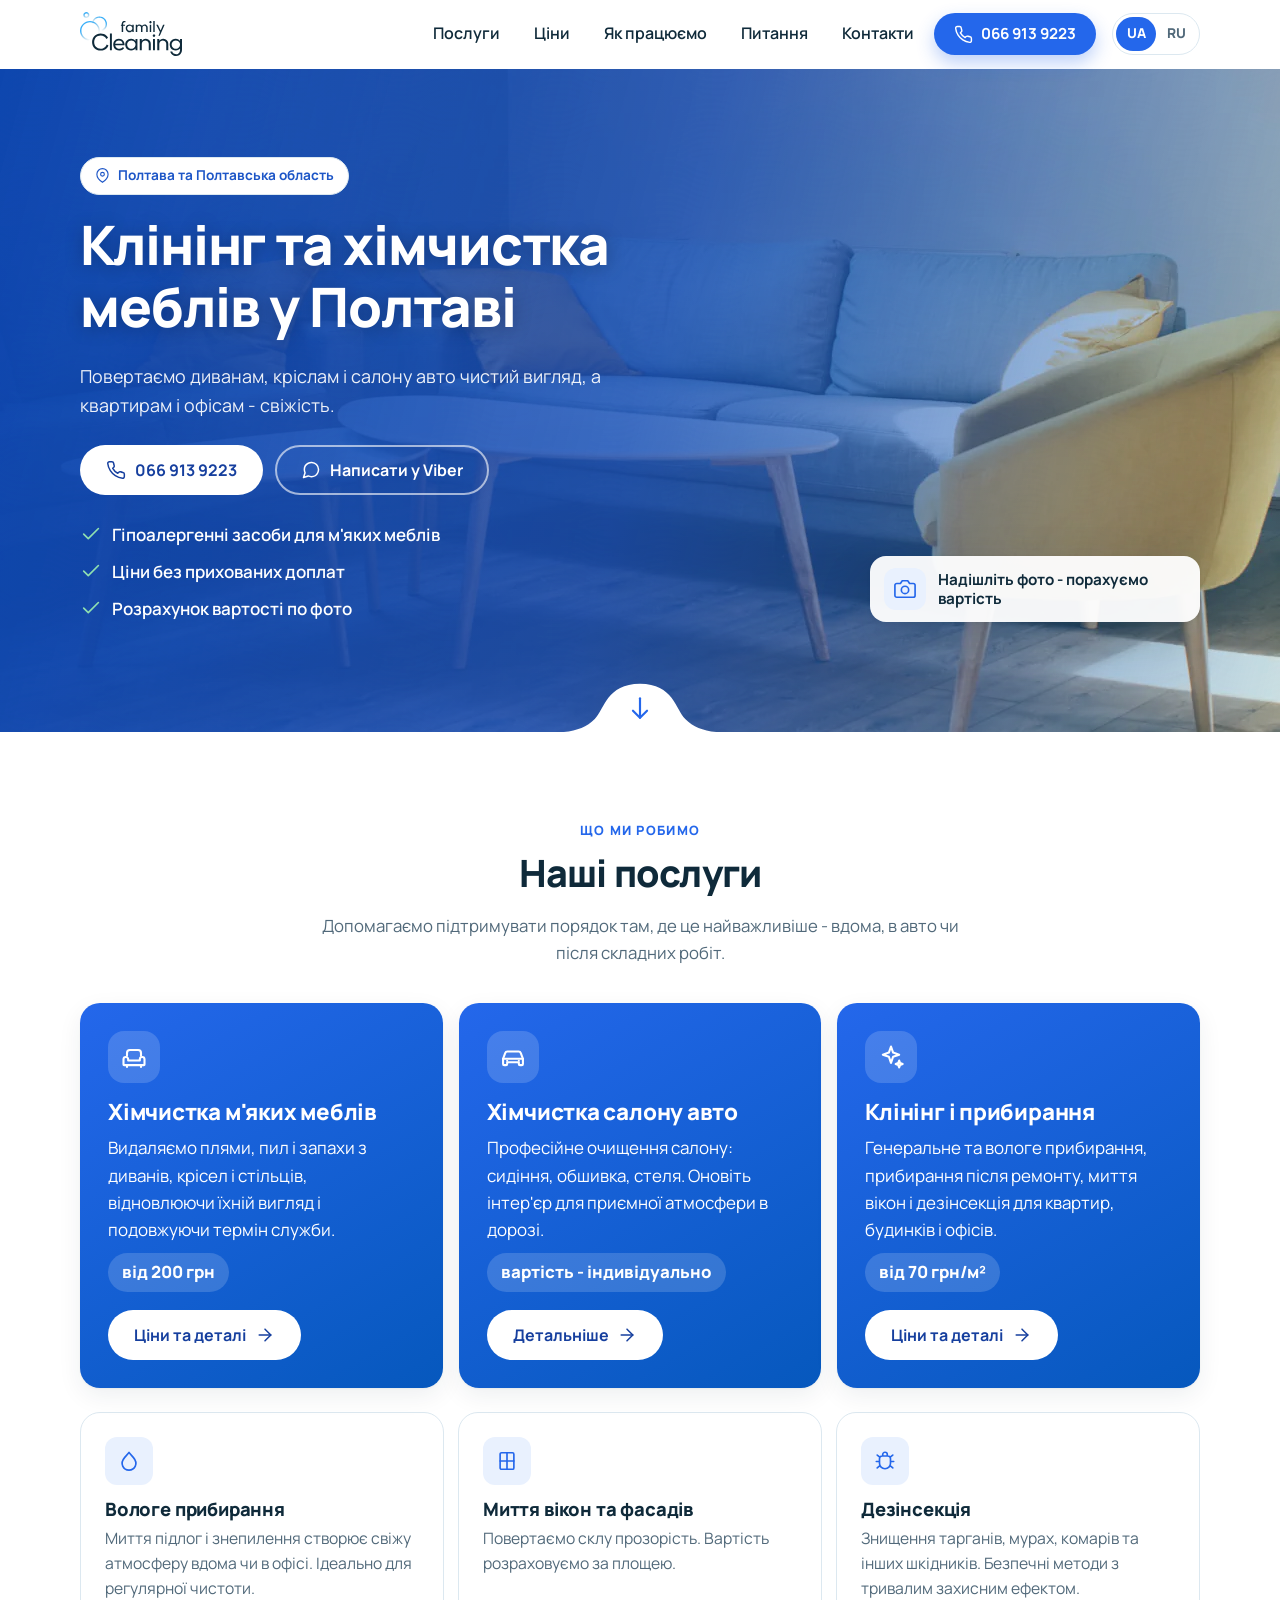
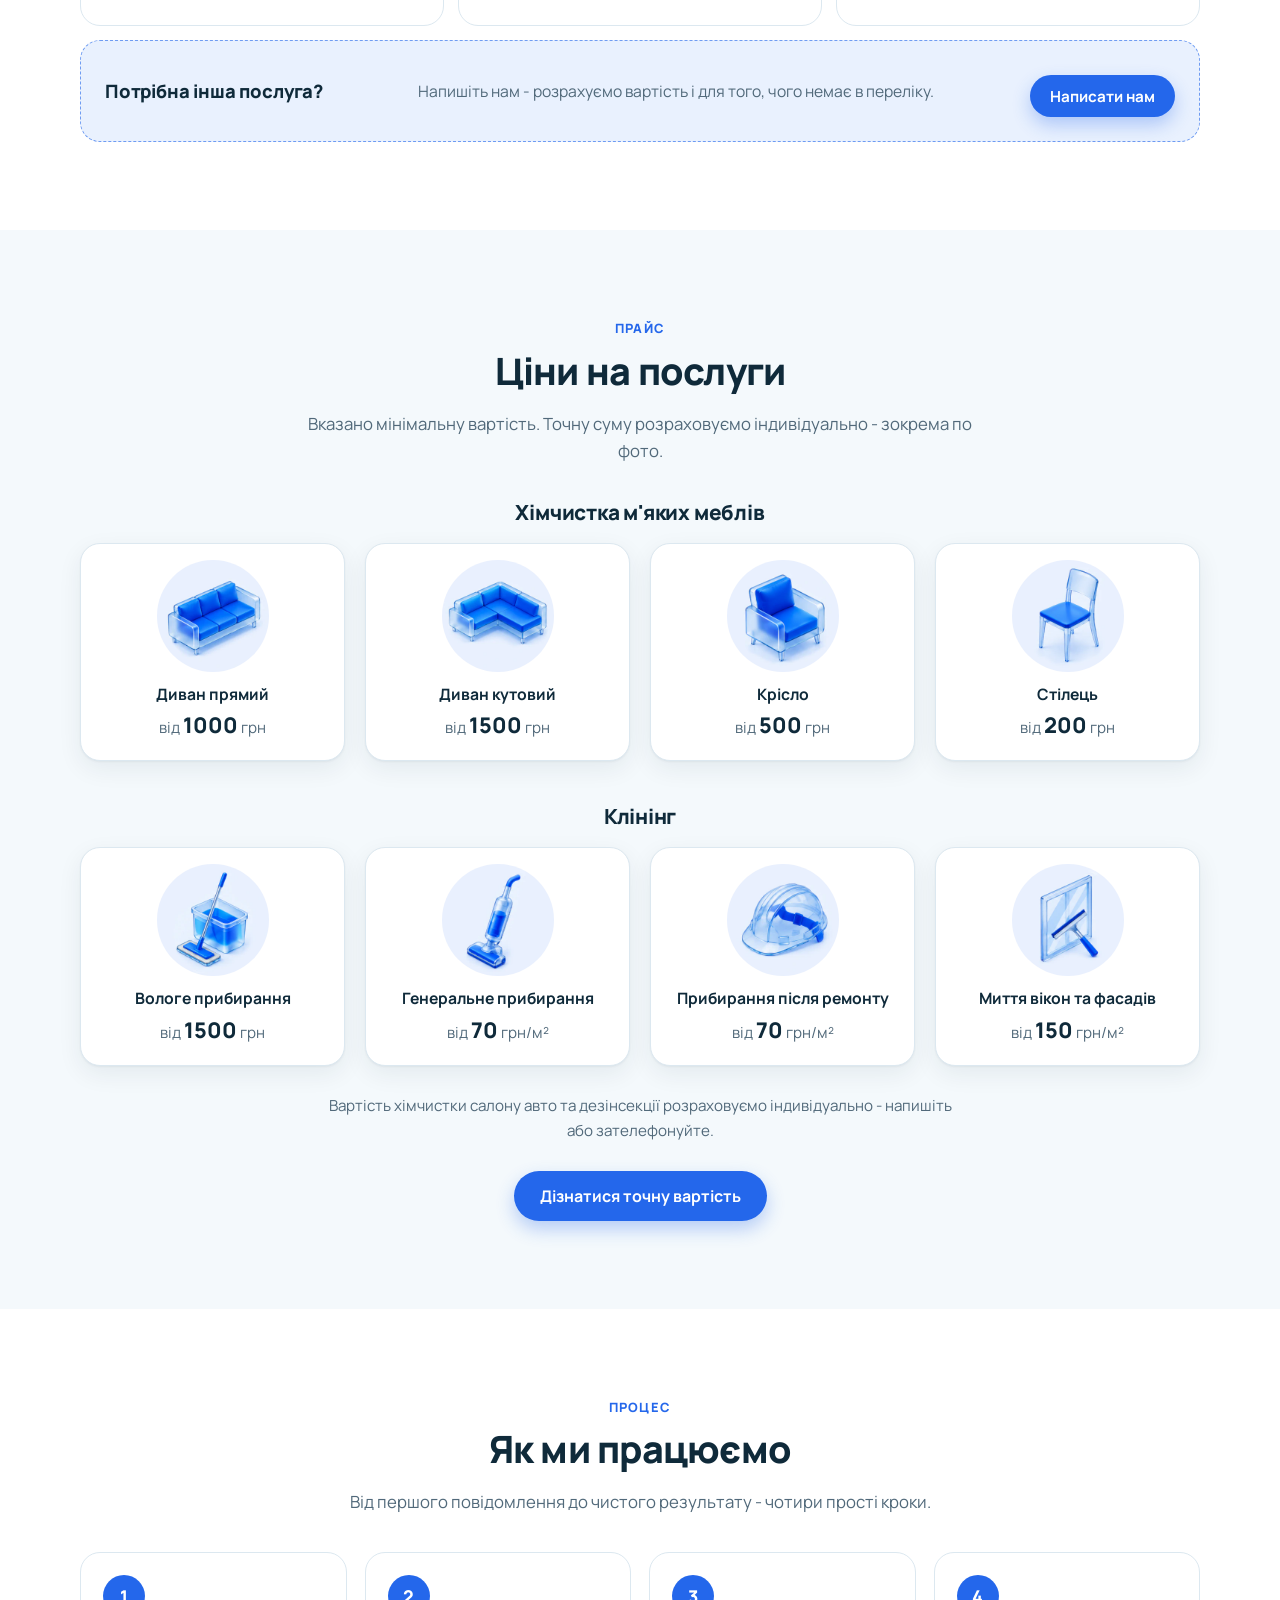
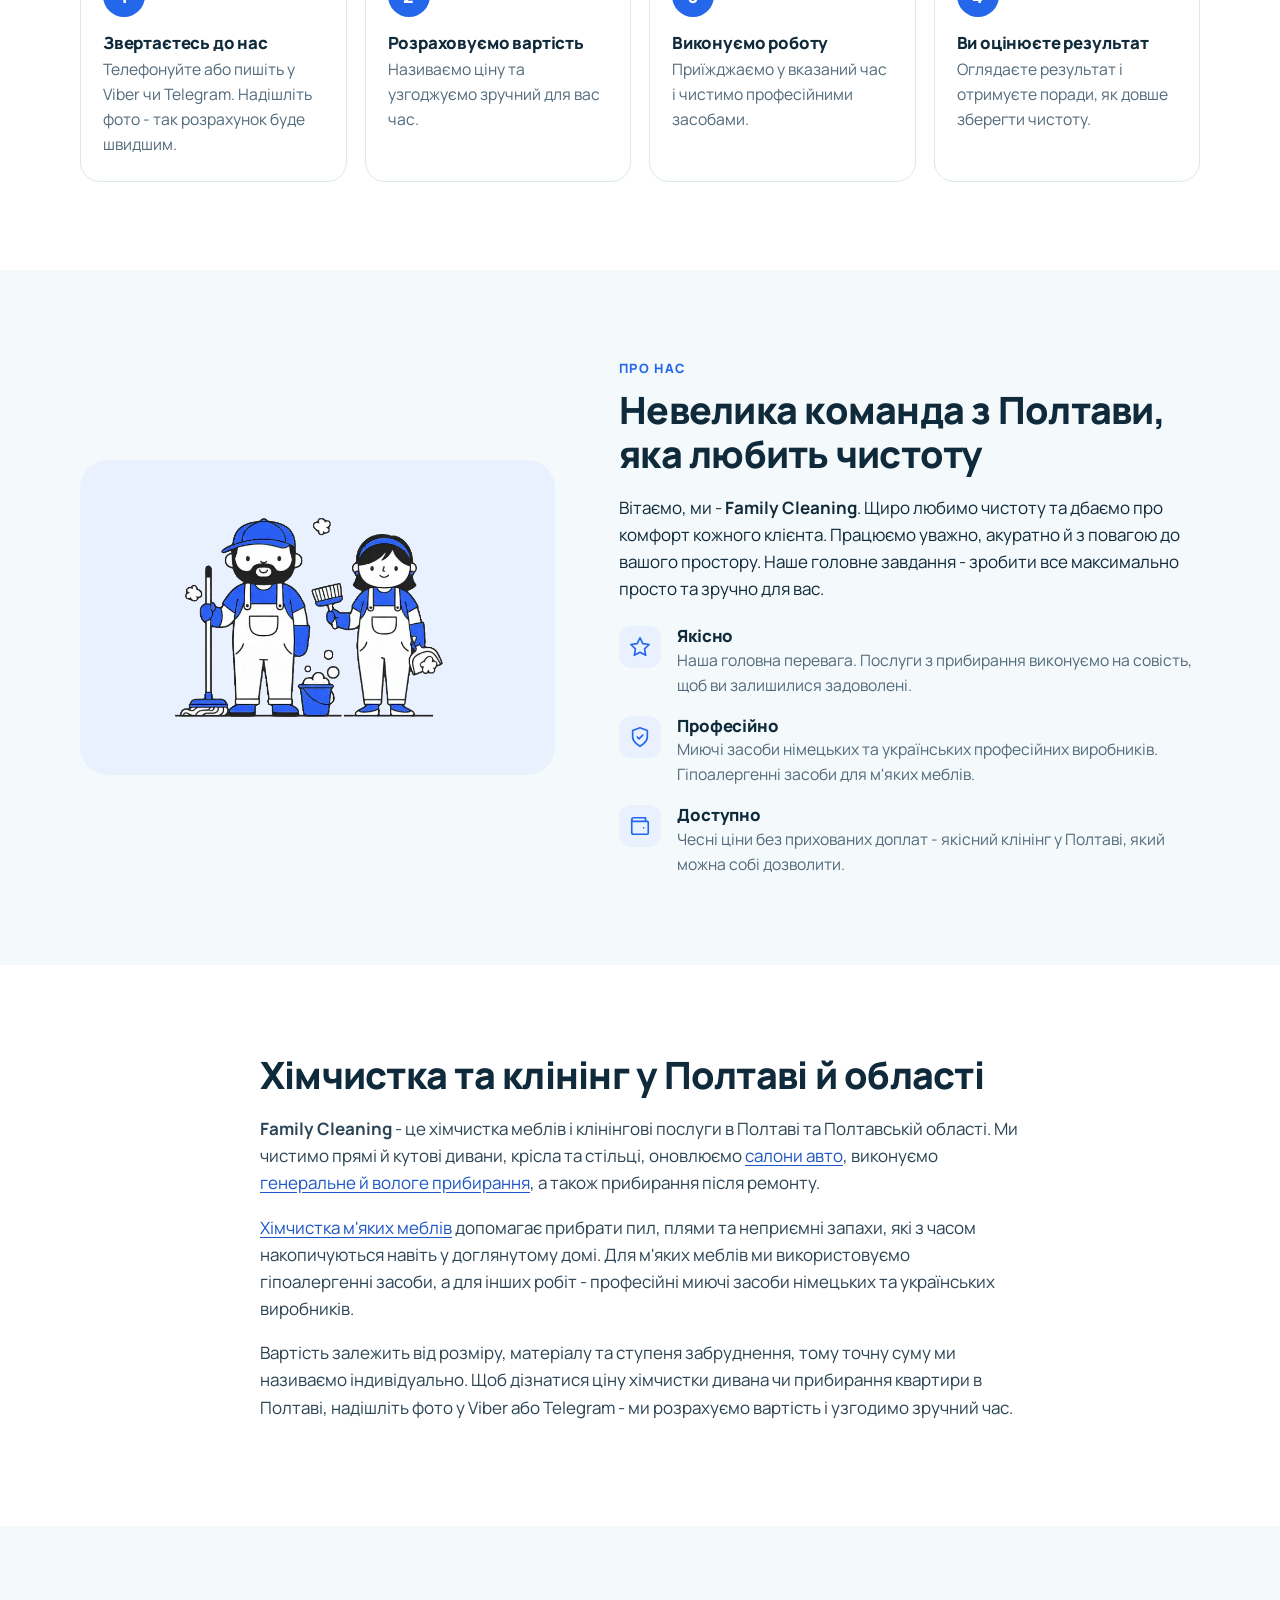
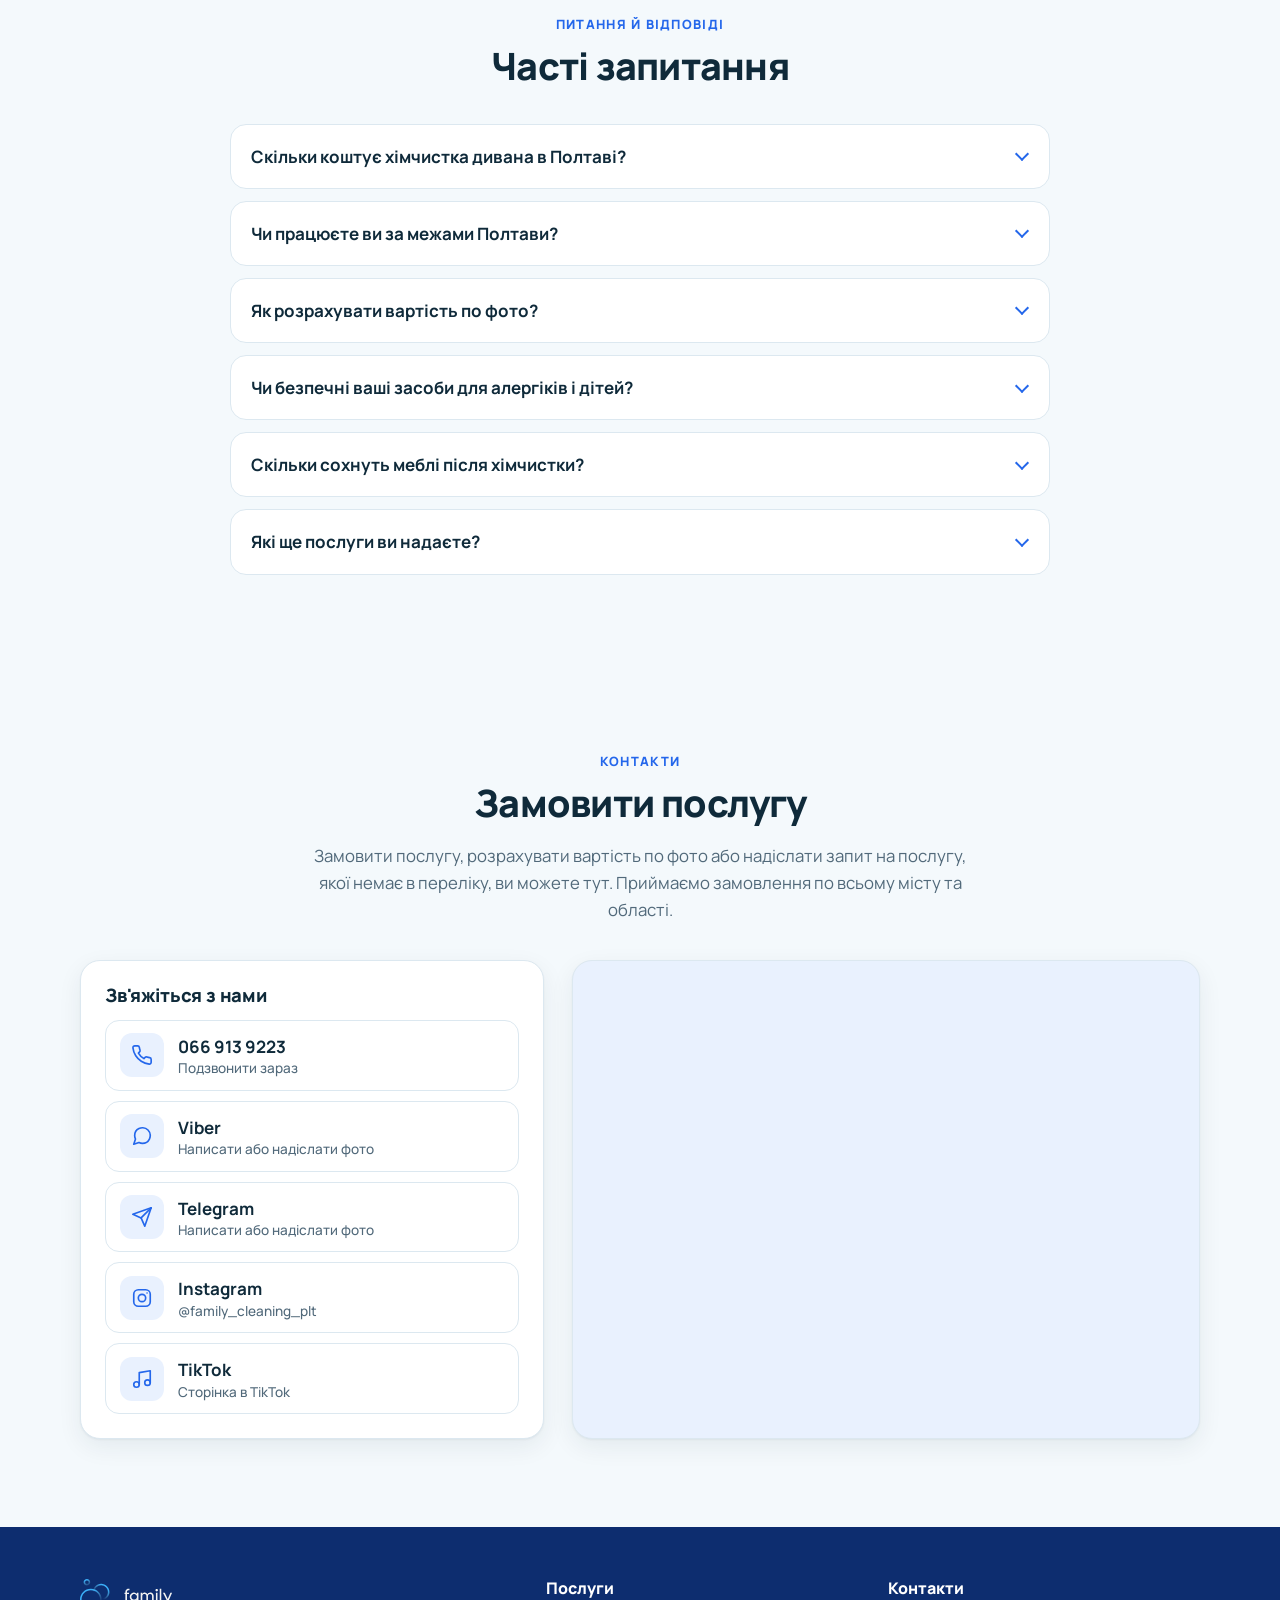
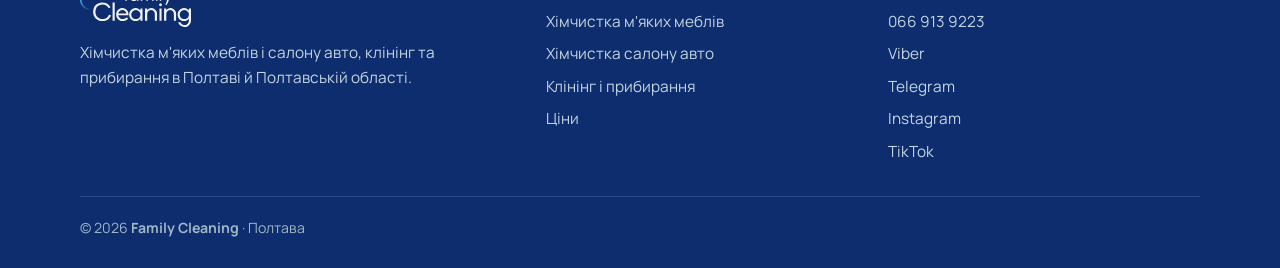
<file: index.html>
<!DOCTYPE html>
<html lang="uk" data-alt="ru/">
<head>
<meta charset="utf-8">
<meta name="viewport" content="width=device-width, initial-scale=1">
<script>(function(){var d=document.documentElement;d.classList.add('js');try{var p=localStorage.getItem('fc_lang'),a=d.getAttribute('data-alt');if((p==='uk'||p==='ru')&&a&&p!==d.lang){location.replace(new URL(a,location.href).href+location.search+location.hash);}}catch(e){}})();</script>
<title>Клінінг та хімчистка меблів у Полтаві - Family Cleaning</title>
<meta name="description" content="Хімчистка диванів, крісел і салону авто, генеральне прибирання та прибирання після ремонту в Полтаві й області. Ціни від 200 грн. Розрахунок по фото.">
<link rel="canonical" href="https://famclean.com.ua/">
<link rel="alternate" hreflang="uk" href="https://famclean.com.ua/">
<link rel="alternate" hreflang="ru" href="https://famclean.com.ua/ru/">
<link rel="alternate" hreflang="x-default" href="https://famclean.com.ua/">
<meta property="og:type" content="website">
<meta property="og:locale" content="uk_UA">
<meta property="og:locale:alternate" content="ru_RU">
<meta property="og:site_name" content="Family Cleaning">
<meta property="og:title" content="Клінінг та хімчистка меблів у Полтаві - Family Cleaning">
<meta property="og:description" content="Хімчистка диванів, крісел і салону авто, генеральне прибирання та прибирання після ремонту в Полтаві й області. Ціни від 200 грн. Розрахунок по фото.">
<meta property="og:url" content="https://famclean.com.ua/">
<meta property="og:image" content="https://famclean.com.ua/img/og-cover.jpg">
<meta property="og:image:width" content="1200">
<meta property="og:image:height" content="630">
<meta property="og:image:alt" content="Family Cleaning - клінінг та хімчистка меблів у Полтаві">
<meta name="twitter:card" content="summary_large_image">
<meta name="theme-color" content="#2467eb">
<meta name="google-site-verification" content="99--LuBpgoL34rDlay3CEURhuqWhSlvif_Wz9FNeY6w">
<link rel="icon" href="img/favicon.ico" sizes="any">
<link rel="icon" type="image/png" sizes="32x32" href="img/favicon-32x32.png">
<link rel="icon" type="image/png" sizes="16x16" href="img/favicon-16x16.png">
<link rel="apple-touch-icon" sizes="180x180" href="img/apple-touch-icon.png">
<link rel="manifest" href="site.webmanifest">
<link rel="preconnect" href="https://fonts.googleapis.com">
<link rel="preconnect" href="https://fonts.gstatic.com" crossorigin>
<link rel="stylesheet" href="https://fonts.googleapis.com/css2?family=Manrope:wght@400;500;600;700;800&amp;display=swap">
<link rel="stylesheet" href="css/style.css?v=20261111">
<script type="application/ld+json">{"@context":"https://schema.org","@type":"LocalBusiness","@id":"https://famclean.com.ua/#business","name":"Family Cleaning","alternateName":"FamClean","url":"https://famclean.com.ua/","telephone":"+380669139223","image":"https://famclean.com.ua/img/og-cover.jpg","logo":"https://famclean.com.ua/img/android-chrome-512x512.png","description":"Хімчистка м'яких меблів і салону авто, генеральне прибирання та прибирання після ремонту в Полтаві та Полтавській області.","address":{"@type":"PostalAddress","addressLocality":"Полтава","addressRegion":"Полтавська область","addressCountry":"UA"},"areaServed":[{"@type":"City","name":"Полтава"},{"@type":"AdministrativeArea","name":"Полтавська область"}],"sameAs":["https://instagram.com/family_cleaning_plt/","https://www.tiktok.com/@family_cleaning_plt"],"inLanguage":"uk","hasOfferCatalog":{"@type":"OfferCatalog","name":"Послуги Family Cleaning","itemListElement":[{"@type":"Offer","itemOffered":{"@type":"Service","name":"Хімчистка прямого дивана"},"priceSpecification":{"@type":"UnitPriceSpecification","minPrice":1000,"priceCurrency":"UAH"}},{"@type":"Offer","itemOffered":{"@type":"Service","name":"Хімчистка кутового дивана"},"priceSpecification":{"@type":"UnitPriceSpecification","minPrice":1500,"priceCurrency":"UAH"}},{"@type":"Offer","itemOffered":{"@type":"Service","name":"Хімчистка крісла"},"priceSpecification":{"@type":"UnitPriceSpecification","minPrice":500,"priceCurrency":"UAH"}},{"@type":"Offer","itemOffered":{"@type":"Service","name":"Хімчистка стільця"},"priceSpecification":{"@type":"UnitPriceSpecification","minPrice":200,"priceCurrency":"UAH"}},{"@type":"Offer","itemOffered":{"@type":"Service","name":"Вологе прибирання"},"priceSpecification":{"@type":"UnitPriceSpecification","minPrice":1500,"priceCurrency":"UAH"}},{"@type":"Offer","itemOffered":{"@type":"Service","name":"Генеральне прибирання"},"priceSpecification":{"@type":"UnitPriceSpecification","minPrice":70,"priceCurrency":"UAH","unitCode":"MTK","unitText":"м²"}},{"@type":"Offer","itemOffered":{"@type":"Service","name":"Прибирання після ремонту"},"priceSpecification":{"@type":"UnitPriceSpecification","minPrice":70,"priceCurrency":"UAH","unitCode":"MTK","unitText":"м²"}},{"@type":"Offer","itemOffered":{"@type":"Service","name":"Миття вікон та фасадів"},"priceSpecification":{"@type":"UnitPriceSpecification","minPrice":150,"priceCurrency":"UAH","unitCode":"MTK","unitText":"м²"}}]}}</script>
<script type="application/ld+json">{"@context":"https://schema.org","@type":"FAQPage","inLanguage":"uk","mainEntity":[{"@type":"Question","name":"Скільки коштує хімчистка дивана в Полтаві?","acceptedAnswer":{"@type":"Answer","text":"Хімчистка прямого дивана - від 1000 грн, кутового - від 1500 грн. Остаточна вартість залежить від розміру, матеріалу оббивки та ступеня забруднення, тому ми розраховуємо її індивідуально - зокрема по фото."}},{"@type":"Question","name":"Чи працюєте ви за межами Полтави?","acceptedAnswer":{"@type":"Answer","text":"Так, приймаємо замовлення по всьому місту та області. Напишіть або зателефонуйте - узгодимо деталі."}},{"@type":"Question","name":"Як розрахувати вартість по фото?","acceptedAnswer":{"@type":"Answer","text":"Надішліть кілька фото того, що потрібно почистити, у Viber або Telegram і коротко опишіть завдання. Ми розрахуємо вартість і запропонуємо зручний час."}},{"@type":"Question","name":"Чи безпечні ваші засоби для алергіків і дітей?","acceptedAnswer":{"@type":"Answer","text":"Для м'яких меблів ми використовуємо гіпоалергенні засоби. Якщо в сім'ї є алергіки, маленькі діти чи домашні тварини, повідомте нас заздалегідь - врахуємо це під час роботи."}},{"@type":"Question","name":"Скільки сохнуть меблі після хімчистки?","acceptedAnswer":{"@type":"Answer","text":"Час висихання залежить від тканини, товщини наповнювача та вентиляції в кімнаті - зазвичай від кількох годин до доби. Провітрюйте приміщення й не користуйтеся меблями, доки оббивка повністю не висохне."}},{"@type":"Question","name":"Які ще послуги ви надаєте?","acceptedAnswer":{"@type":"Answer","text":"Окрім хімчистки меблів і салону авто, ми виконуємо генеральне та вологе прибирання, прибирання після ремонту, миття вікон і фасадів, а також дезінсекцію."}}]}</script>
<!-- Google tag (gtag.js) -->
<script async src="https://www.googletagmanager.com/gtag/js?id=G-ZP1D5EXPBN"></script>
<script>window.dataLayer=window.dataLayer||[];function gtag(){dataLayer.push(arguments);}gtag('js',new Date());gtag('config','G-ZP1D5EXPBN');</script>
</head>
<body>
<a class="skip-link" href="#main">Перейти до змісту</a>
<svg width="0" height="0" style="position:absolute" aria-hidden="true" focusable="false"><defs>
<symbol id="i-phone" viewBox="0 0 24 24"><path d="M22 16.92v3a2 2 0 0 1-2.18 2 19.79 19.79 0 0 1-8.63-3.07 19.5 19.5 0 0 1-6-6 19.79 19.79 0 0 1-3.07-8.67A2 2 0 0 1 4.11 2h3a2 2 0 0 1 2 1.72 12.84 12.84 0 0 0 .7 2.81 2 2 0 0 1-.45 2.11L8.09 9.91a16 16 0 0 0 6 6l1.27-1.27a2 2 0 0 1 2.11-.45 12.84 12.84 0 0 0 2.81.7A2 2 0 0 1 22 16.92z"/></symbol>
<symbol id="i-chat" viewBox="0 0 24 24"><path d="M21 11.5a8.38 8.38 0 0 1-.9 3.8 8.5 8.5 0 0 1-7.6 4.7 8.38 8.38 0 0 1-3.8-.9L3 21l1.9-5.7a8.38 8.38 0 0 1-.9-3.8 8.5 8.5 0 0 1 4.7-7.6 8.38 8.38 0 0 1 3.8-.9h.5a8.48 8.48 0 0 1 8 8v.5z"/></symbol>
<symbol id="i-send" viewBox="0 0 24 24"><path d="M22 2 11 13"/><path d="M22 2 15 22l-4-9-9-4z"/></symbol>
<symbol id="i-insta" viewBox="0 0 24 24"><rect x="3" y="3" width="18" height="18" rx="5"/><circle cx="12" cy="12" r="4"/><path d="M17.5 6.5h.01"/></symbol>
<symbol id="i-music" viewBox="0 0 24 24"><path d="M9 18V5l12-2v13"/><circle cx="6" cy="18" r="3"/><circle cx="18" cy="16" r="3"/></symbol>
<symbol id="i-pin" viewBox="0 0 24 24"><path d="M21 10c0 7-9 13-9 13S3 17 3 10a9 9 0 0 1 18 0z"/><circle cx="12" cy="10" r="3"/></symbol>
<symbol id="i-check" viewBox="0 0 24 24"><path d="M20 6 9 17l-5-5"/></symbol>
<symbol id="i-arrow" viewBox="0 0 24 24"><path d="M5 12h14"/><path d="m12 5 7 7-7 7"/></symbol>
<symbol id="i-menu" viewBox="0 0 24 24"><path d="M3 6h18M3 12h18M3 18h18"/></symbol>
<symbol id="i-close" viewBox="0 0 24 24"><path d="M18 6 6 18M6 6l12 12"/></symbol>
<symbol id="i-camera" viewBox="0 0 24 24"><path d="M23 19a2 2 0 0 1-2 2H3a2 2 0 0 1-2-2V8a2 2 0 0 1 2-2h4l2-3h6l2 3h4a2 2 0 0 1 2 2z"/><circle cx="12" cy="13" r="4"/></symbol>
<symbol id="i-shield" viewBox="0 0 24 24"><path d="M12 22s8-4 8-10V5l-8-3-8 3v7c0 6 8 10 8 10z"/><path d="m9 12 2 2 4-4"/></symbol>
<symbol id="i-star" viewBox="0 0 24 24"><path d="m12 2 3.09 6.26L22 9.27l-5 4.87 1.18 6.88L12 17.77l-6.18 3.25L7 14.14 2 9.27l6.91-1.01z"/></symbol>
<symbol id="i-wallet" viewBox="0 0 24 24"><path d="M20 7H5a2 2 0 0 1 0-4h13v4"/><path d="M3 5v14a2 2 0 0 0 2 2h15a1 1 0 0 0 1-1V8a1 1 0 0 0-1-1"/><path d="M16 14h.01"/></symbol>
<symbol id="i-sofa" viewBox="0 0 24 24"><path d="M6 11V8.5A2.5 2.5 0 0 1 8.5 6h7A2.5 2.5 0 0 1 18 8.5V11"/><path d="M3 14a2 2 0 0 1 4 0v1h10v-1a2 2 0 0 1 4 0v4.5a.5.5 0 0 1-.5.5h-17a.5.5 0 0 1-.5-.5z"/><path d="M6 19v1.5M18 19v1.5"/></symbol>
<symbol id="i-car" viewBox="0 0 24 24"><path d="m3.5 13.5 1.8-4.9a2 2 0 0 1 1.9-1.3h9.6a2 2 0 0 1 1.9 1.3l1.8 4.9"/><path d="M3.5 13.5h17V18a1 1 0 0 1-1 1H18a1 1 0 0 1-1-1v-1.5H7V18a1 1 0 0 1-1 1H4.5a1 1 0 0 1-1-1z"/><path d="M7 15.2h.01M17 15.2h.01"/></symbol>
<symbol id="i-sparkle" viewBox="0 0 24 24"><path d="m12 3 1.8 5.2L19 10l-5.2 1.8L12 17l-1.8-5.2L5 10l5.2-1.8z"/><path d="m19 15 .8 2.2L22 18l-2.2.8L19 21l-.8-2.2L16 18l2.2-.8z"/></symbol>
<symbol id="i-tool" viewBox="0 0 24 24"><path d="M14.7 6.3a1 1 0 0 0 0 1.4l1.6 1.6a1 1 0 0 0 1.4 0l3.77-3.77a6 6 0 0 1-7.94 7.94l-6.91 6.91a2.12 2.12 0 0 1-3-3l6.91-6.91a6 6 0 0 1 7.94-7.94l-3.76 3.76z"/></symbol>
<symbol id="i-drop" viewBox="0 0 24 24"><path d="m12 2.69 4.8619 5.66C22.57712 15 18.127128 22.008301 12.005 22.008301 5.8828718 22.008301 1.5 14.921903 7.1480998 8.35z"/></symbol>
<symbol id="i-window" viewBox="0 0 24 24"><rect x="4.5" y="3" width="15" height="18" rx="1.5"/><path d="M12 3v18M4.5 12h15"/></symbol>
<symbol id="i-bug" viewBox="0 0 24 24"><path d="m21.5 12.5h-3m2-7-2.5 2M17.5 17l3 2.5M9.5 6v-1C9.5 3.6932934 10.494907 2.5 12 2.5c1.505093 0 2.5 1.1790416 2.5 2.5v1m-11-.5 2.5 2M18 9.5V14.5c0 3.355263-2.667143 5.982763-6.004534 5.982763-3.337391 0-5.995466-2.6275-5.995466-5.982763V9.5c0-1.7342599 1.181368-3 3-3H15c1.733122 0 3 1.2657401 3 3zM2.5 12.5h3m1 4.5-3 2.5"/></symbol>
</defs></svg>
<header class="site-header">
<div class="container header-inner">
<a class="brand" href="./" aria-label="Family Cleaning - на головну"><img src="img/logo-dark.svg" width="120" height="52" alt="Family Cleaning"></a>
<nav class="nav" id="nav" aria-label="Головне меню">
<a href="./#services">Послуги</a>
<a href="./#prices">Ціни</a>
<a href="./#how">Як працюємо</a>
<a href="./#faq">Питання</a>
<a href="./#contact">Контакти</a>
</nav>
<a class="btn btn--primary btn--sm header-phone" href="tel:+380669139223"><svg class="ico" aria-hidden="true"><use href="#i-phone"/></svg> 066 913 9223</a>
<div class="lang" role="group" aria-label="Мова"><a href="./" lang="uk" hreflang="uk" data-lang-switch="uk" aria-label="Українська" aria-current="true">UA</a><a href="ru/" lang="ru" hreflang="ru" data-lang-switch="ru" aria-label="Русский">RU</a></div>
<button class="burger" type="button" aria-expanded="false" aria-controls="nav" aria-label="Відкрити меню" data-label-open="Відкрити меню" data-label-close="Закрити меню"><svg class="ico" aria-hidden="true"><use href="#i-menu"/></svg></button>
</div>
</header>
<main id="main">

<section class="hero">
<img class="hero-bg" src="img/hero-1280.webp" srcset="img/hero-800.webp 800w, img/hero-1280.webp 1280w, img/clean-bg.webp 1920w" sizes="100vw" width="1920" height="1280" alt="Сіре м'яке крісло в інтер'єрі - хімчистка меблів у Полтаві" fetchpriority="high" decoding="async">
<div class="hero-shade" aria-hidden="true"></div>
<div class="container hero-content">
<div class="hero-copy">
<span class="chip"><svg class="ico" aria-hidden="true"><use href="#i-pin"/></svg> Полтава та Полтавська область</span>
<h1>Клінінг та хімчистка меблів у Полтаві</h1>
<p class="lead">Повертаємо диванам, кріслам і салону авто чистий вигляд, а квартирам і офісам - свіжість.</p>
<div class="btn-row">
<a class="btn btn--light" href="tel:+380669139223"><svg class="ico" aria-hidden="true"><use href="#i-phone"/></svg> 066 913 9223</a>
<a class="btn btn--outline-light" href="viber://chat?number=%2B380669139223"><svg class="ico" aria-hidden="true"><use href="#i-chat"/></svg> Написати у Viber</a>
</div>
<ul class="hero-points">
<li><svg class="ico" aria-hidden="true"><use href="#i-check"/></svg> Гіпоалергенні засоби для м'яких меблів</li>
<li><svg class="ico" aria-hidden="true"><use href="#i-check"/></svg> Ціни без прихованих доплат</li>
<li><svg class="ico" aria-hidden="true"><use href="#i-check"/></svg> Розрахунок вартості по фото</li>
</ul>
</div>
<div class="hero-badge"><span class="tile-ico"><svg class="ico" aria-hidden="true"><use href="#i-camera"/></svg></span><span>Надішліть фото - порахуємо вартість</span></div>
</div>
<a class="hero-scroll" href="#services" aria-label="Перейти до послуг"><svg class="ico" viewBox="0 0 24 24" aria-hidden="true"><path d="M12 3v18"/><path d="m5.5 14.5 6.5 6.5 6.5-6.5"/></svg></a>
</section>

<section class="section" id="services">
<div class="container">
<div class="section-head"><span class="eyebrow">Що ми робимо</span><h2>Наші послуги</h2><p>Допомагаємо підтримувати порядок там, де це найважливіше - вдома, в авто чи після складних робіт.</p></div>
<div class="cards-feature">
<article class="card-feature">
<span class="tile-ico"><svg class="ico" aria-hidden="true"><use href="#i-sofa"/></svg></span>
<h3>Хімчистка м'яких меблів</h3>
<p>Видаляємо плями, пил і запахи з диванів, крісел і стільців, відновлюючи їхній вигляд і подовжуючи термін служби.</p>
<span class="price-tag">від 200 грн</span>
<a class="btn btn--light" href="himchistka-mebliv-poltava/">Ціни та деталі <svg class="ico" aria-hidden="true"><use href="#i-arrow"/></svg></a>
</article>
<article class="card-feature">
<span class="tile-ico"><svg class="ico" aria-hidden="true"><use href="#i-car"/></svg></span>
<h3>Хімчистка салону авто</h3>
<p>Професійне очищення салону: сидіння, обшивка, стеля. Оновіть інтер'єр для приємної атмосфери в дорозі.</p>
<span class="price-tag">вартість - індивідуально</span>
<a class="btn btn--light" href="himchistka-salonu-avto-poltava/">Детальніше <svg class="ico" aria-hidden="true"><use href="#i-arrow"/></svg></a>
</article>
<article class="card-feature">
<span class="tile-ico"><svg class="ico" aria-hidden="true"><use href="#i-sparkle"/></svg></span>
<h3>Клінінг і прибирання</h3>
<p>Генеральне та вологе прибирання, прибирання після ремонту, миття вікон і дезінсекція для квартир, будинків і офісів.</p>
<span class="price-tag">від 70 грн/м²</span>
<a class="btn btn--light" href="klining-poltava/">Ціни та деталі <svg class="ico" aria-hidden="true"><use href="#i-arrow"/></svg></a>
</article>
</div>
<div class="cards-grid">
<a class="card card--link" href="klining-poltava/#wet">
<span class="tile-ico"><svg class="ico" aria-hidden="true"><use href="#i-drop"/></svg></span>
<h3>Вологе прибирання</h3>
<p>Миття підлог і знепилення створює свіжу атмосферу вдома чи в офісі. Ідеально для регулярної чистоти.</p>
</a>
<a class="card card--link" href="klining-poltava/#windows">
<span class="tile-ico"><svg class="ico" aria-hidden="true"><use href="#i-window"/></svg></span>
<h3>Миття вікон та фасадів</h3>
<p>Повертаємо склу прозорість. Вартість розраховуємо за площею.</p>
</a>
<a class="card card--link" href="klining-poltava/#pest">
<span class="tile-ico"><svg class="ico" aria-hidden="true"><use href="#i-bug"/></svg></span>
<h3>Дезінсекція</h3>
<p>Знищення тарганів, мурах, комарів та інших шкідників. Безпечні методи з тривалим захисним ефектом.</p>
</a>
<article class="card card--cta">
<h3>Потрібна інша послуга?</h3>
<p>Напишіть нам - розрахуємо вартість і для того, чого немає в переліку.</p>
<a class="btn btn--primary btn--sm" href="#contact">Написати нам</a>
</article>
</div>
</div>
</section>

<section class="section section--alt" id="prices">
<div class="container">
<div class="section-head"><span class="eyebrow">Прайс</span><h2>Ціни на послуги</h2><p>Вказано мінімальну вартість. Точну суму розраховуємо індивідуально - зокрема по фото.</p></div>
<div class="price-block">
<h3>Хімчистка м'яких меблів</h3>
<div class="price-grid">
<div class="price-card">
<div class="price-thumb"><img src="img/cat/sofa.webp" alt="Хімчистка прямого дивана" width="256" height="256" loading="lazy" decoding="async"></div>
<h4>Диван прямий</h4>
<p class="price">від <strong>1000</strong> грн</p>
</div>
<div class="price-card">
<div class="price-thumb"><img src="img/cat/sofa_cor.webp" alt="Хімчистка кутового дивана" width="256" height="256" loading="lazy" decoding="async"></div>
<h4>Диван кутовий</h4>
<p class="price">від <strong>1500</strong> грн</p>
</div>
<div class="price-card">
<div class="price-thumb"><img src="img/cat/armchair.webp" alt="Хімчистка крісла" width="256" height="256" loading="lazy" decoding="async"></div>
<h4>Крісло</h4>
<p class="price">від <strong>500</strong> грн</p>
</div>
<div class="price-card">
<div class="price-thumb"><img src="img/cat/chair.webp" alt="Хімчистка стільця" width="256" height="256" loading="lazy" decoding="async"></div>
<h4>Стілець</h4>
<p class="price">від <strong>200</strong> грн</p>
</div>
</div>
</div>
<div class="price-block">
<h3>Клінінг</h3>
<div class="price-grid">
<div class="price-card">
<div class="price-thumb"><img src="img/cat/mop.webp" alt="Вологе прибирання" width="256" height="256" loading="lazy" decoding="async"></div>
<h4>Вологе прибирання</h4>
<p class="price">від <strong>1500</strong> грн</p>
</div>
<div class="price-card">
<div class="price-thumb"><img src="img/cat/gen_clean.webp" alt="Генеральне прибирання" width="256" height="256" loading="lazy" decoding="async"></div>
<h4>Генеральне прибирання</h4>
<p class="price">від <strong>70</strong> грн/м²</p>
</div>
<div class="price-card">
<div class="price-thumb"><img src="img/cat/after-repair.webp" alt="Прибирання після ремонту" width="256" height="256" loading="lazy" decoding="async"></div>
<h4>Прибирання після ремонту</h4>
<p class="price">від <strong>70</strong> грн/м²</p>
</div>
<div class="price-card">
<div class="price-thumb"><img src="img/cat/window.webp" alt="Миття вікон та фасадів" width="256" height="256" loading="lazy" decoding="async"></div>
<h4>Миття вікон та фасадів</h4>
<p class="price">від <strong>150</strong> грн/м²</p>
</div>
</div>
</div>
<p class="price-note">Вартість хімчистки салону авто та дезінсекції розраховуємо індивідуально - напишіть або зателефонуйте.</p>
<div class="price-cta"><a class="btn btn--primary" href="#contact">Дізнатися точну вартість</a></div>
</div>
</section>

<section class="section" id="how">
<div class="container">
<div class="section-head"><span class="eyebrow">Процес</span><h2>Як ми працюємо</h2><p>Від першого повідомлення до чистого результату - чотири прості кроки.</p></div>
<ol class="steps">
<li><h3>Звертаєтесь до нас</h3><p>Телефонуйте або пишіть у Viber чи Telegram. Надішліть фото - так розрахунок буде швидшим.</p></li>
<li><h3>Розраховуємо вартість</h3><p>Називаємо ціну та узгоджуємо зручний для вас час.</p></li>
<li><h3>Виконуємо роботу</h3><p>Приїжджаємо у вказаний час і чистимо професійними засобами.</p></li>
<li><h3>Ви оцінюєте результат</h3><p>Оглядаєте результат і отримуєте поради, як довше зберегти чистоту.</p></li>
</ol>
</div>
</section>

<section class="section section--alt" id="about">
<div class="container about-grid">
<div class="about-art"><img src="img/about-img.webp" width="800" height="496" alt="Ілюстрація: двоє клінерів зі шваброю, щіткою та відром" loading="lazy" decoding="async"></div>
<div>
<span class="eyebrow">Про нас</span>
<h2>Невелика команда з Полтави, яка любить чистоту</h2>
<p>Вітаємо, ми - <strong>Family Cleaning</strong>. Щиро любимо чистоту та дбаємо про комфорт кожного клієнта. Працюємо уважно, акуратно й з повагою до вашого простору. Наше головне завдання - зробити все максимально просто та зручно для вас.</p>
<ul class="features">
<li><span class="tile-ico"><svg class="ico" aria-hidden="true"><use href="#i-star"/></svg></span><div><h3>Якісно</h3><p>Наша головна перевага. Послуги з прибирання виконуємо на совість, щоб ви залишилися задоволені.</p></div></li>
<li><span class="tile-ico"><svg class="ico" aria-hidden="true"><use href="#i-shield"/></svg></span><div><h3>Професійно</h3><p>Миючі засоби німецьких та українських професійних виробників. Гіпоалергенні засоби для м'яких меблів.</p></div></li>
<li><span class="tile-ico"><svg class="ico" aria-hidden="true"><use href="#i-wallet"/></svg></span><div><h3>Доступно</h3><p>Чесні ціни без прихованих доплат - якісний клінінг у Полтаві, який можна собі дозволити.</p></div></li>
</ul>
</div>
</div>
</section>

<section class="section" id="info">
<div class="container">
<div class="prose">
<h2>Хімчистка та клінінг у Полтаві й області</h2>
<p><strong>Family Cleaning</strong> - це хімчистка меблів і клінінгові послуги в Полтаві та Полтавській області. Ми чистимо прямі й кутові дивани, крісла та стільці, оновлюємо <a href="himchistka-salonu-avto-poltava/">салони авто</a>, виконуємо <a href="klining-poltava/">генеральне й вологе прибирання</a>, а також прибирання після ремонту.</p>
<p><a href="himchistka-mebliv-poltava/">Хімчистка м'яких меблів</a> допомагає прибрати пил, плями та неприємні запахи, які з часом накопичуються навіть у доглянутому домі. Для м'яких меблів ми використовуємо гіпоалергенні засоби, а для інших робіт - професійні миючі засоби німецьких та українських виробників.</p>
<p>Вартість залежить від розміру, матеріалу та ступеня забруднення, тому точну суму ми називаємо індивідуально. Щоб дізнатися ціну хімчистки дивана чи прибирання квартири в Полтаві, надішліть фото у Viber або Telegram - ми розрахуємо вартість і узгодимо зручний час.</p>
</div>
</div>
</section>

<section class="section section--alt" id="faq">
<div class="container">
<div class="section-head"><span class="eyebrow">Питання й відповіді</span><h2>Часті запитання</h2></div>
<div class="faq">
<details><summary>Скільки коштує хімчистка дивана в Полтаві?</summary><div class="faq-a"><p>Хімчистка прямого дивана - від 1000 грн, кутового - від 1500 грн. Остаточна вартість залежить від розміру, матеріалу оббивки та ступеня забруднення, тому ми розраховуємо її індивідуально - зокрема по фото.</p></div></details>
<details><summary>Чи працюєте ви за межами Полтави?</summary><div class="faq-a"><p>Так, приймаємо замовлення по всьому місту та області. Напишіть або зателефонуйте - узгодимо деталі.</p></div></details>
<details><summary>Як розрахувати вартість по фото?</summary><div class="faq-a"><p>Надішліть кілька фото того, що потрібно почистити, у Viber або Telegram і коротко опишіть завдання. Ми розрахуємо вартість і запропонуємо зручний час.</p></div></details>
<details><summary>Чи безпечні ваші засоби для алергіків і дітей?</summary><div class="faq-a"><p>Для м'яких меблів ми використовуємо гіпоалергенні засоби. Якщо в сім'ї є алергіки, маленькі діти чи домашні тварини, повідомте нас заздалегідь - врахуємо це під час роботи.</p></div></details>
<details><summary>Скільки сохнуть меблі після хімчистки?</summary><div class="faq-a"><p>Час висихання залежить від тканини, товщини наповнювача та вентиляції в кімнаті - зазвичай від кількох годин до доби. Провітрюйте приміщення й не користуйтеся меблями, доки оббивка повністю не висохне.</p></div></details>
<details><summary>Які ще послуги ви надаєте?</summary><div class="faq-a"><p>Окрім хімчистки меблів і салону авто, ми виконуємо генеральне та вологе прибирання, прибирання після ремонту, миття вікон і фасадів, а також дезінсекцію.</p></div></details>
</div>
</div>
</section>

<section class="section section--alt" id="contact">
<div class="container">
<div class="section-head"><span class="eyebrow">Контакти</span><h2>Замовити послугу</h2><p>Замовити послугу, розрахувати вартість по фото або надіслати запит на послугу, якої немає в переліку, ви можете тут. Приймаємо замовлення по всьому місту та області.</p></div>
<div class="contact-grid">
<div class="contact-card">
<h3>Зв'яжіться з нами</h3>
<ul class="contact-list">
<li><a href="tel:+380669139223"><span class="tile-ico"><svg class="ico" aria-hidden="true"><use href="#i-phone"/></svg></span><span>066 913 9223<small>Подзвонити зараз</small></span></a></li>
<li><a href="viber://chat?number=%2B380669139223"><span class="tile-ico"><svg class="ico" aria-hidden="true"><use href="#i-chat"/></svg></span><span>Viber<small>Написати або надіслати фото</small></span></a></li>
<li><a href="https://t.me/family_cleaning_plt" rel="noopener"><span class="tile-ico"><svg class="ico" aria-hidden="true"><use href="#i-send"/></svg></span><span>Telegram<small>Написати або надіслати фото</small></span></a></li>
<li><a href="https://instagram.com/family_cleaning_plt/" rel="noopener"><span class="tile-ico"><svg class="ico" aria-hidden="true"><use href="#i-insta"/></svg></span><span>Instagram<small>@family_cleaning_plt</small></span></a></li>
<li><a href="https://www.tiktok.com/@family_cleaning_plt" rel="noopener"><span class="tile-ico"><svg class="ico" aria-hidden="true"><use href="#i-music"/></svg></span><span>TikTok<small>Сторінка в TikTok</small></span></a></li>
</ul>
</div>
<div class="map"><iframe src="https://www.google.com/maps/embed?pb=!1m18!1m12!1m3!1d82721.1626801863!2d34.54504792244252!3d49.615919673461676!2m3!1f0!2f0!3f0!3m2!1i1024!2i768!4f13.1!3m3!1m2!1s0x40d825e425e6ba6b%3A0xcf3e6bdfb9e4ca82!2z0J_QvtC70YLQsNCy0LAsINCf0L7Qu9GC0LDQstGB0YzQutCwINC-0LHQu9Cw0YHRgtGMLCAzNjAwMA!5e0!3m2!1suk!2sua!4v1744300834224!5m2!1suk!2sua" title="Карта: Полтава та область" loading="lazy" allowfullscreen referrerpolicy="no-referrer-when-downgrade"></iframe></div>
</div>
</div>
</section>

</main>
<footer class="site-footer">
<div class="container">
<div class="footer-grid">
<div>
<img src="img/logo.svg" width="120" height="52" alt="Family Cleaning" loading="lazy">
<p>Хімчистка м'яких меблів і салону авто, клінінг та прибирання в Полтаві й Полтавській області.</p>
</div>
<div>
<h2>Послуги</h2>
<ul>
<li><a href="himchistka-mebliv-poltava/">Хімчистка м'яких меблів</a></li>
<li><a href="himchistka-salonu-avto-poltava/">Хімчистка салону авто</a></li>
<li><a href="klining-poltava/">Клінінг і прибирання</a></li>
<li><a href="./#prices">Ціни</a></li>
</ul>
</div>
<div>
<h2>Контакти</h2>
<ul>
<li><a href="tel:+380669139223">066 913 9223</a></li>
<li><a href="viber://chat?number=%2B380669139223">Viber</a></li>
<li><a href="https://t.me/family_cleaning_plt" rel="noopener">Telegram</a></li>
<li><a href="https://instagram.com/family_cleaning_plt/" rel="noopener">Instagram</a></li>
<li><a href="https://www.tiktok.com/@family_cleaning_plt" rel="noopener">TikTok</a></li>
</ul>
</div>
</div>
<div class="footer-bottom">© 2026 <strong>Family Cleaning</strong> · Полтава</div>
</div>
</footer>
<nav class="mobile-bar" aria-label="Швидкий зв'язок">
<a class="is-primary" href="tel:+380669139223"><svg class="ico" aria-hidden="true"><use href="#i-phone"/></svg><span>Подзвонити</span></a>
<a href="viber://chat?number=%2B380669139223"><svg class="ico" aria-hidden="true"><use href="#i-chat"/></svg><span>Viber</span></a>
<a href="https://t.me/family_cleaning_plt" rel="noopener"><svg class="ico" aria-hidden="true"><use href="#i-send"/></svg><span>Telegram</span></a>
</nav>
<script src="js/main.js?v=20261111" defer></script>
</body>
</html>
</file>
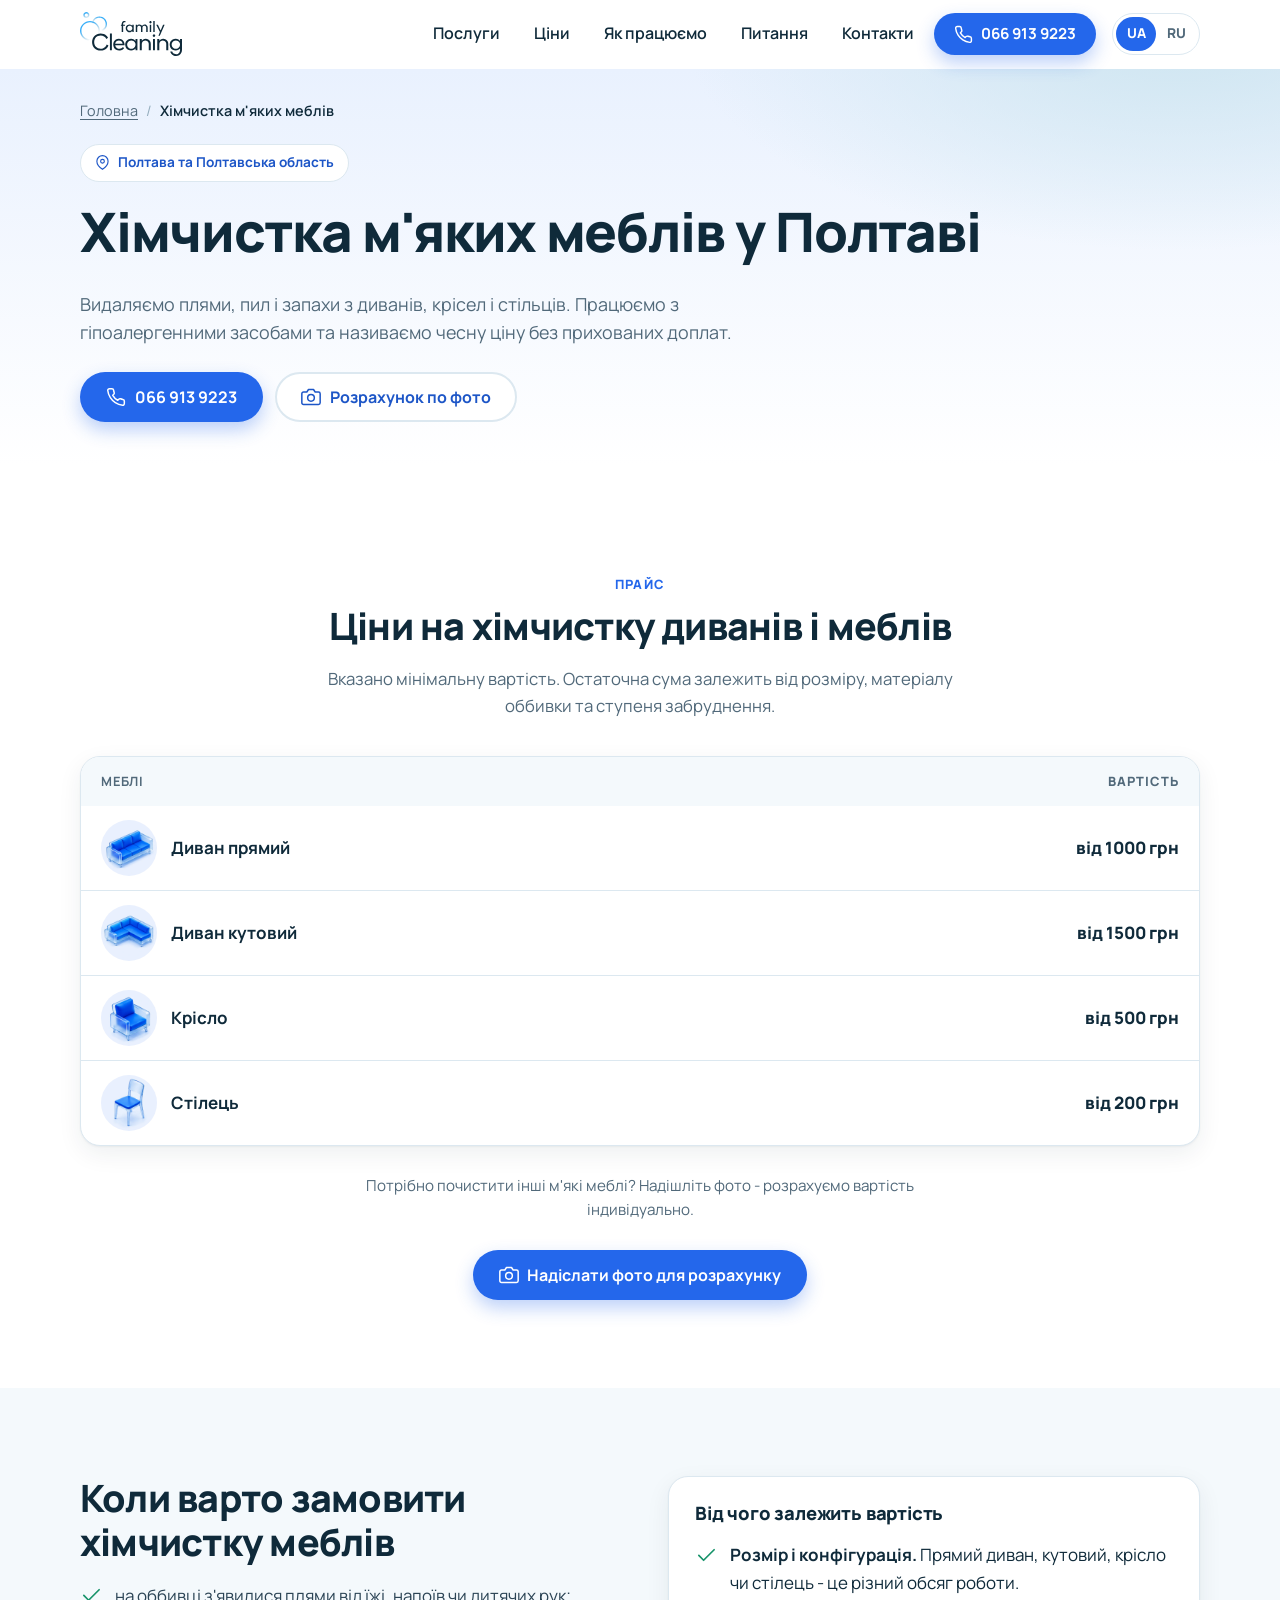
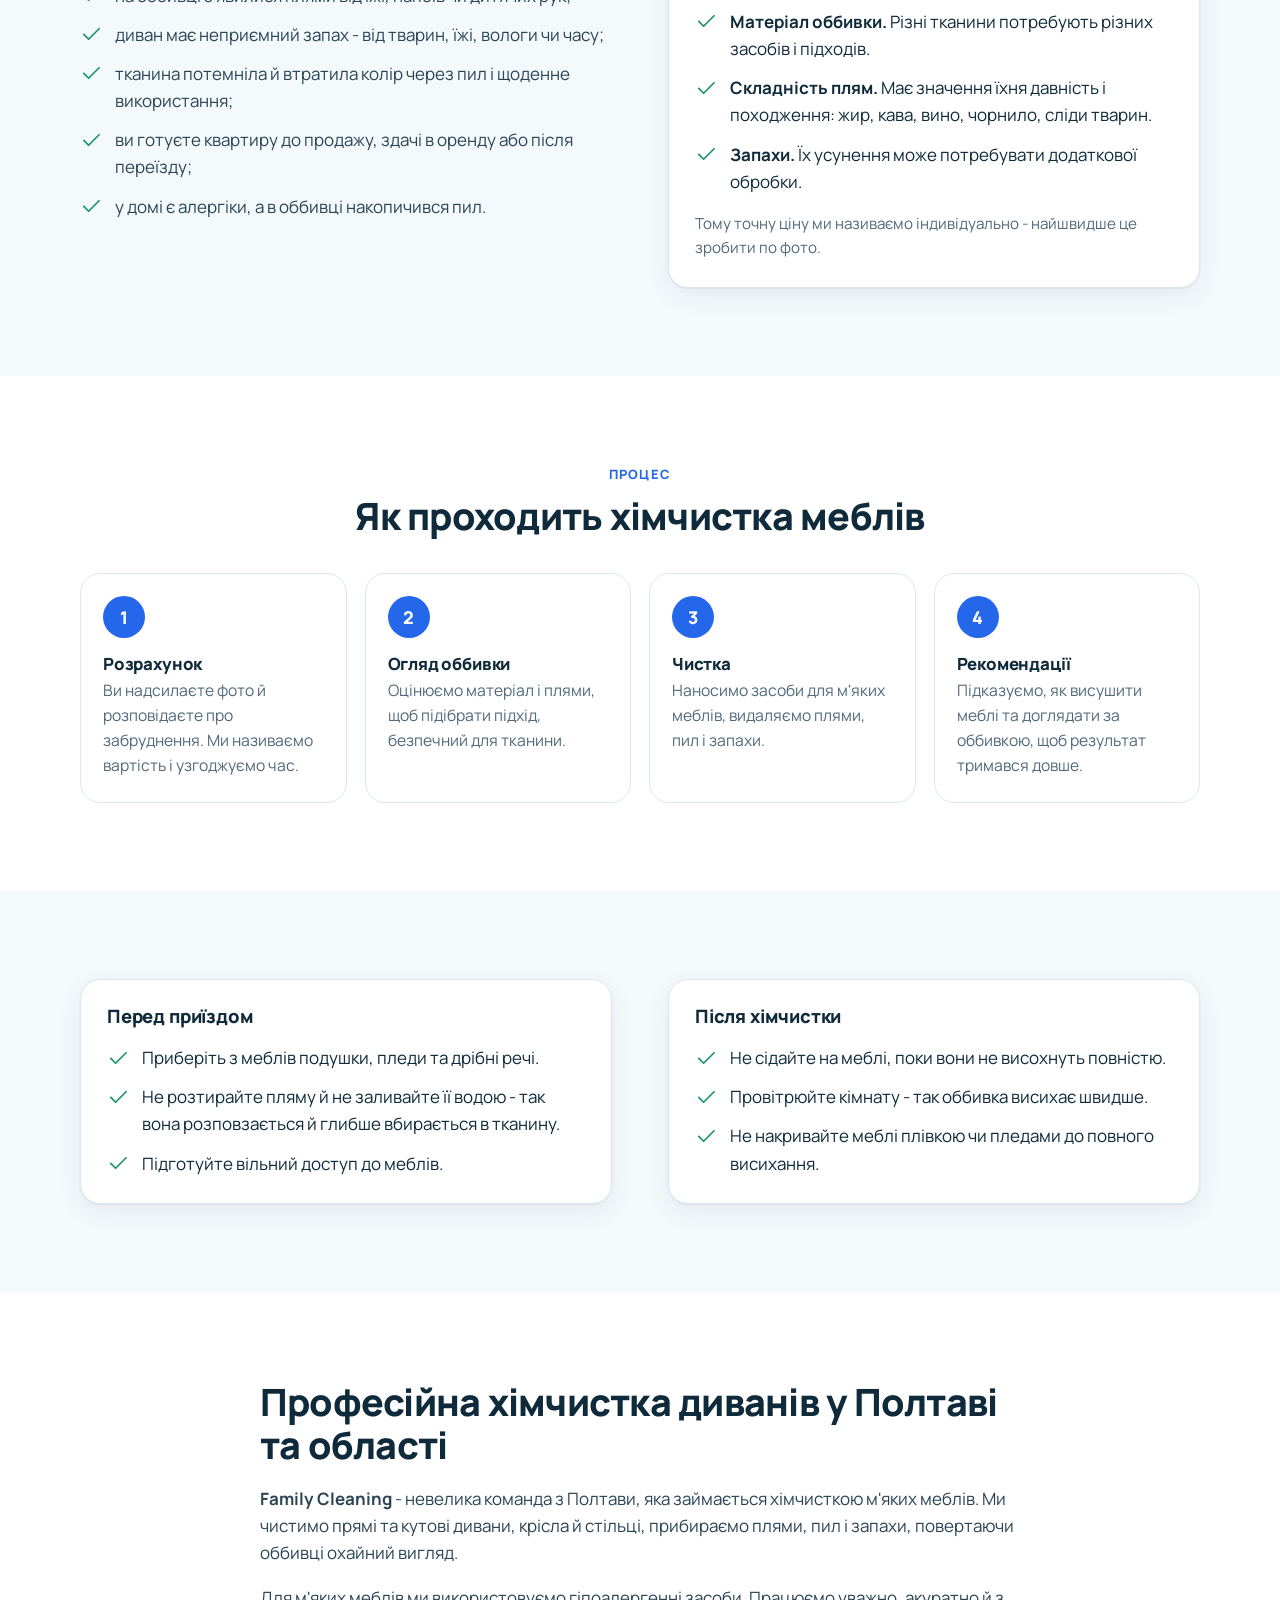
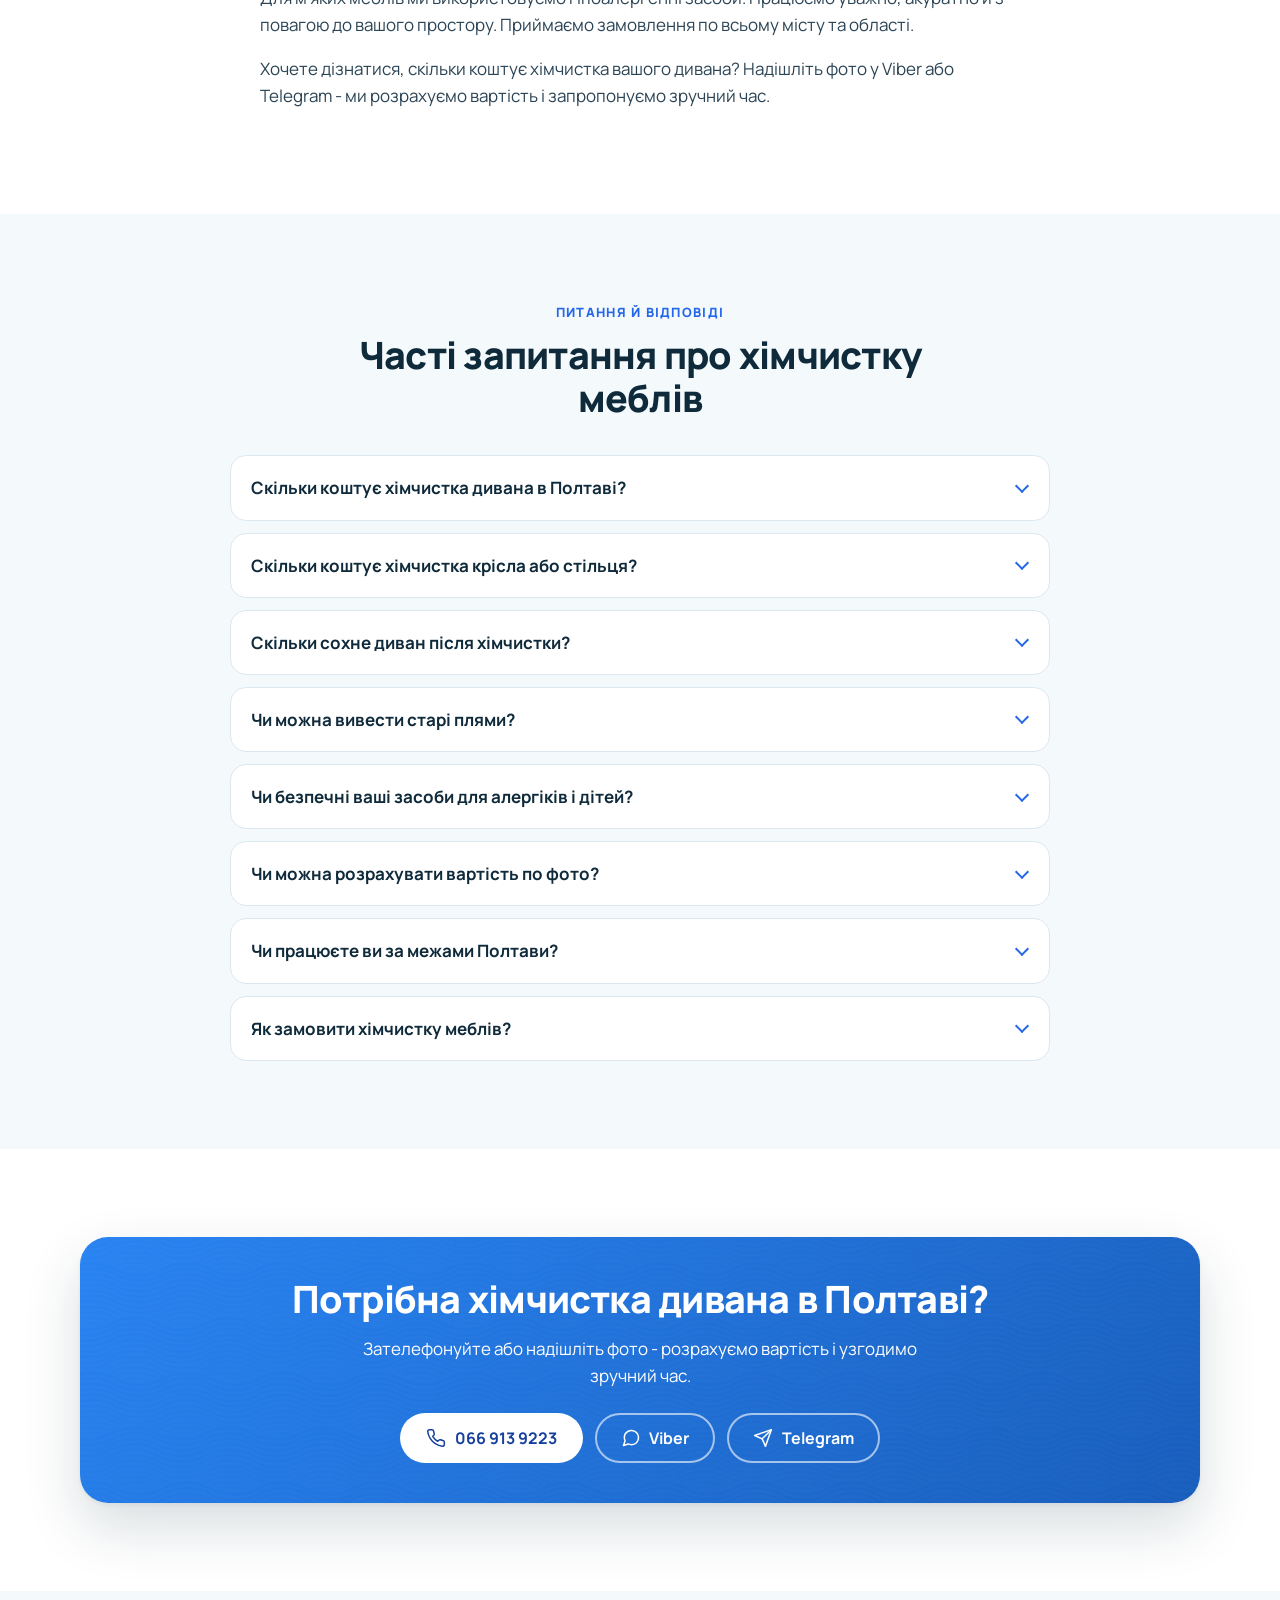
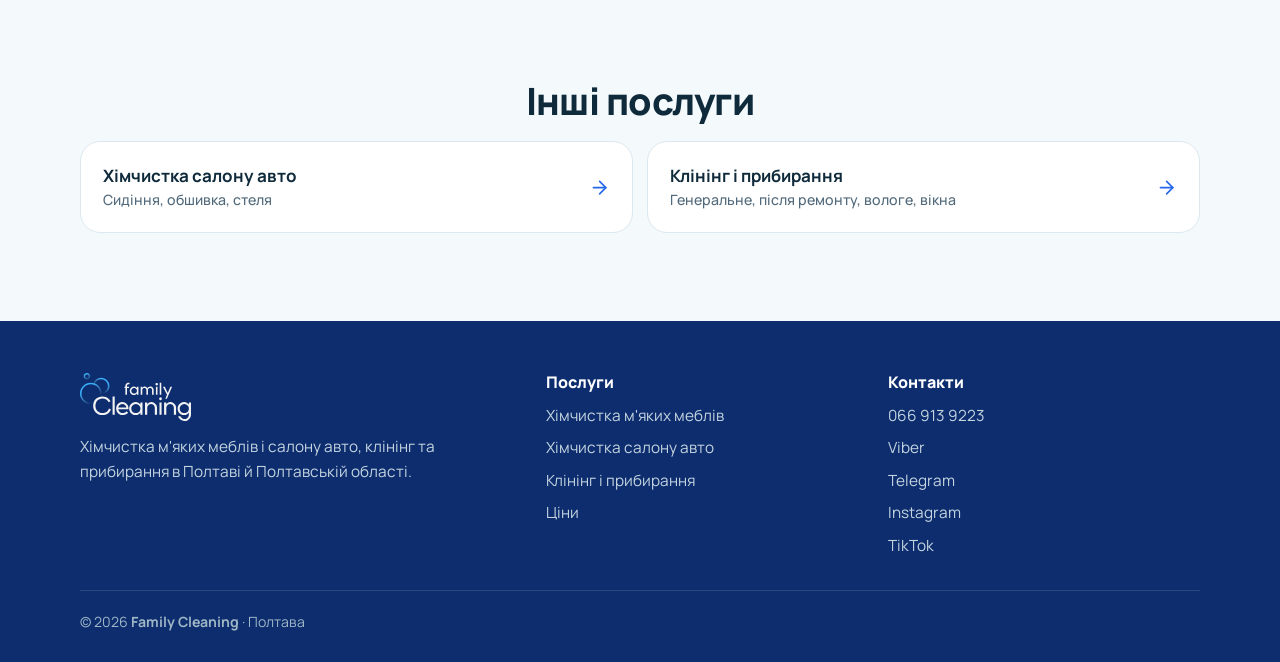
<file: himchistka-mebliv-poltava/index.html>
<!DOCTYPE html>
<html lang="uk" data-alt="../ru/himchistka-mebliv-poltava/">
<head>
<meta charset="utf-8">
<meta name="viewport" content="width=device-width, initial-scale=1">
<script>(function(){var d=document.documentElement;d.classList.add('js');try{var p=localStorage.getItem('fc_lang'),a=d.getAttribute('data-alt');if((p==='uk'||p==='ru')&&a&&p!==d.lang){location.replace(new URL(a,location.href).href+location.search+location.hash);}}catch(e){}})();</script>
<title>Хімчистка диванів і м'яких меблів у Полтаві від 200 грн</title>
<meta name="description" content="Хімчистка прямих і кутових диванів, крісел та стільців у Полтаві й області. Ціни від 200 грн, гіпоалергенні засоби. Розрахунок вартості по фото.">
<link rel="canonical" href="https://famclean.com.ua/himchistka-mebliv-poltava/">
<link rel="alternate" hreflang="uk" href="https://famclean.com.ua/himchistka-mebliv-poltava/">
<link rel="alternate" hreflang="ru" href="https://famclean.com.ua/ru/himchistka-mebliv-poltava/">
<link rel="alternate" hreflang="x-default" href="https://famclean.com.ua/himchistka-mebliv-poltava/">
<meta property="og:type" content="website">
<meta property="og:locale" content="uk_UA">
<meta property="og:locale:alternate" content="ru_RU">
<meta property="og:site_name" content="Family Cleaning">
<meta property="og:title" content="Хімчистка диванів і м'яких меблів у Полтаві від 200 грн">
<meta property="og:description" content="Хімчистка прямих і кутових диванів, крісел та стільців у Полтаві й області. Ціни від 200 грн, гіпоалергенні засоби. Розрахунок вартості по фото.">
<meta property="og:url" content="https://famclean.com.ua/himchistka-mebliv-poltava/">
<meta property="og:image" content="https://famclean.com.ua/img/og-cover.jpg">
<meta property="og:image:width" content="1200">
<meta property="og:image:height" content="630">
<meta property="og:image:alt" content="Family Cleaning - клінінг та хімчистка меблів у Полтаві">
<meta name="twitter:card" content="summary_large_image">
<meta name="theme-color" content="#2467eb">
<meta name="google-site-verification" content="99--LuBpgoL34rDlay3CEURhuqWhSlvif_Wz9FNeY6w">
<link rel="icon" href="../img/favicon.ico" sizes="any">
<link rel="icon" type="image/png" sizes="32x32" href="../img/favicon-32x32.png">
<link rel="icon" type="image/png" sizes="16x16" href="../img/favicon-16x16.png">
<link rel="apple-touch-icon" sizes="180x180" href="../img/apple-touch-icon.png">
<link rel="manifest" href="../site.webmanifest">
<link rel="preconnect" href="https://fonts.googleapis.com">
<link rel="preconnect" href="https://fonts.gstatic.com" crossorigin>
<link rel="stylesheet" href="https://fonts.googleapis.com/css2?family=Manrope:wght@400;500;600;700;800&amp;display=swap">
<link rel="stylesheet" href="../css/style.css?v=20261111">
<script type="application/ld+json">{"@context":"https://schema.org","@type":"Service","name":"Хімчистка м'яких меблів","serviceType":"Хімчистка м'яких меблів","description":"Хімчистка диванів, крісел і стільців: видалення плям, пилу та запахів.","url":"https://famclean.com.ua/himchistka-mebliv-poltava/","inLanguage":"uk","provider":{"@type":"LocalBusiness","@id":"https://famclean.com.ua/#business","name":"Family Cleaning","url":"https://famclean.com.ua/","telephone":"+380669139223"},"areaServed":[{"@type":"City","name":"Полтава"},{"@type":"AdministrativeArea","name":"Полтавська область"}],"hasOfferCatalog":{"@type":"OfferCatalog","name":"Ціни на хімчистку м'яких меблів","itemListElement":[{"@type":"Offer","itemOffered":{"@type":"Service","name":"Хімчистка прямого дивана"},"priceSpecification":{"@type":"UnitPriceSpecification","minPrice":1000,"priceCurrency":"UAH"}},{"@type":"Offer","itemOffered":{"@type":"Service","name":"Хімчистка кутового дивана"},"priceSpecification":{"@type":"UnitPriceSpecification","minPrice":1500,"priceCurrency":"UAH"}},{"@type":"Offer","itemOffered":{"@type":"Service","name":"Хімчистка крісла"},"priceSpecification":{"@type":"UnitPriceSpecification","minPrice":500,"priceCurrency":"UAH"}},{"@type":"Offer","itemOffered":{"@type":"Service","name":"Хімчистка стільця"},"priceSpecification":{"@type":"UnitPriceSpecification","minPrice":200,"priceCurrency":"UAH"}}]}}</script>
<script type="application/ld+json">{"@context":"https://schema.org","@type":"BreadcrumbList","itemListElement":[{"@type":"ListItem","position":1,"name":"Головна","item":"https://famclean.com.ua/"},{"@type":"ListItem","position":2,"name":"Хімчистка м'яких меблів","item":"https://famclean.com.ua/himchistka-mebliv-poltava/"}]}</script>
<script type="application/ld+json">{"@context":"https://schema.org","@type":"FAQPage","inLanguage":"uk","mainEntity":[{"@type":"Question","name":"Скільки коштує хімчистка дивана в Полтаві?","acceptedAnswer":{"@type":"Answer","text":"Хімчистка прямого дивана - від 1000 грн, кутового - від 1500 грн. Остаточна вартість залежить від розміру, матеріалу оббивки та ступеня забруднення, тому ми розраховуємо її індивідуально - найшвидше по фото."}},{"@type":"Question","name":"Скільки коштує хімчистка крісла або стільця?","acceptedAnswer":{"@type":"Answer","text":"Хімчистка крісла - від 500 грн, стільця - від 200 грн. Якщо потрібно почистити кілька предметів, надішліть фото всіх меблів - розрахуємо загальну вартість."}},{"@type":"Question","name":"Скільки сохне диван після хімчистки?","acceptedAnswer":{"@type":"Answer","text":"Час висихання залежить від тканини, товщини наповнювача та вентиляції в кімнаті - зазвичай від кількох годин до доби. Провітрюйте приміщення й не користуйтеся меблями, доки оббивка повністю не висохне."}},{"@type":"Question","name":"Чи можна вивести старі плями?","acceptedAnswer":{"@type":"Answer","text":"Свіжі плями видаляти простіше, а результат зі старими залежить від їхнього походження та матеріалу оббивки. Надішліть фото - ми чесно скажемо, чого очікувати. Гарантувати повне видалення будь-якої плями неможливо."}},{"@type":"Question","name":"Чи безпечні ваші засоби для алергіків і дітей?","acceptedAnswer":{"@type":"Answer","text":"Для м'яких меблів ми використовуємо гіпоалергенні засоби. Якщо в сім'ї є алергіки, маленькі діти чи домашні тварини, повідомте нас заздалегідь - врахуємо це під час роботи."}},{"@type":"Question","name":"Чи можна розрахувати вартість по фото?","acceptedAnswer":{"@type":"Answer","text":"Так. Надішліть кілька фото меблів і плям у Viber або Telegram та коротко опишіть завдання. Ми назвемо вартість і запропонуємо зручний час."}},{"@type":"Question","name":"Чи працюєте ви за межами Полтави?","acceptedAnswer":{"@type":"Answer","text":"Так, приймаємо замовлення по всьому місту та області. Напишіть або зателефонуйте - узгодимо деталі."}},{"@type":"Question","name":"Як замовити хімчистку меблів?","acceptedAnswer":{"@type":"Answer","text":"Зателефонуйте за номером 066 913 9223 або напишіть у Viber чи Telegram. Ми розрахуємо вартість і узгодимо зручний для вас час."}}]}</script>
<!-- Google tag (gtag.js) -->
<script async src="https://www.googletagmanager.com/gtag/js?id=G-ZP1D5EXPBN"></script>
<script>window.dataLayer=window.dataLayer||[];function gtag(){dataLayer.push(arguments);}gtag('js',new Date());gtag('config','G-ZP1D5EXPBN');</script>
</head>
<body>
<a class="skip-link" href="#main">Перейти до змісту</a>
<svg width="0" height="0" style="position:absolute" aria-hidden="true" focusable="false"><defs>
<symbol id="i-phone" viewBox="0 0 24 24"><path d="M22 16.92v3a2 2 0 0 1-2.18 2 19.79 19.79 0 0 1-8.63-3.07 19.5 19.5 0 0 1-6-6 19.79 19.79 0 0 1-3.07-8.67A2 2 0 0 1 4.11 2h3a2 2 0 0 1 2 1.72 12.84 12.84 0 0 0 .7 2.81 2 2 0 0 1-.45 2.11L8.09 9.91a16 16 0 0 0 6 6l1.27-1.27a2 2 0 0 1 2.11-.45 12.84 12.84 0 0 0 2.81.7A2 2 0 0 1 22 16.92z"/></symbol>
<symbol id="i-chat" viewBox="0 0 24 24"><path d="M21 11.5a8.38 8.38 0 0 1-.9 3.8 8.5 8.5 0 0 1-7.6 4.7 8.38 8.38 0 0 1-3.8-.9L3 21l1.9-5.7a8.38 8.38 0 0 1-.9-3.8 8.5 8.5 0 0 1 4.7-7.6 8.38 8.38 0 0 1 3.8-.9h.5a8.48 8.48 0 0 1 8 8v.5z"/></symbol>
<symbol id="i-send" viewBox="0 0 24 24"><path d="M22 2 11 13"/><path d="M22 2 15 22l-4-9-9-4z"/></symbol>
<symbol id="i-insta" viewBox="0 0 24 24"><rect x="3" y="3" width="18" height="18" rx="5"/><circle cx="12" cy="12" r="4"/><path d="M17.5 6.5h.01"/></symbol>
<symbol id="i-music" viewBox="0 0 24 24"><path d="M9 18V5l12-2v13"/><circle cx="6" cy="18" r="3"/><circle cx="18" cy="16" r="3"/></symbol>
<symbol id="i-pin" viewBox="0 0 24 24"><path d="M21 10c0 7-9 13-9 13S3 17 3 10a9 9 0 0 1 18 0z"/><circle cx="12" cy="10" r="3"/></symbol>
<symbol id="i-check" viewBox="0 0 24 24"><path d="M20 6 9 17l-5-5"/></symbol>
<symbol id="i-arrow" viewBox="0 0 24 24"><path d="M5 12h14"/><path d="m12 5 7 7-7 7"/></symbol>
<symbol id="i-menu" viewBox="0 0 24 24"><path d="M3 6h18M3 12h18M3 18h18"/></symbol>
<symbol id="i-close" viewBox="0 0 24 24"><path d="M18 6 6 18M6 6l12 12"/></symbol>
<symbol id="i-camera" viewBox="0 0 24 24"><path d="M23 19a2 2 0 0 1-2 2H3a2 2 0 0 1-2-2V8a2 2 0 0 1 2-2h4l2-3h6l2 3h4a2 2 0 0 1 2 2z"/><circle cx="12" cy="13" r="4"/></symbol>
<symbol id="i-shield" viewBox="0 0 24 24"><path d="M12 22s8-4 8-10V5l-8-3-8 3v7c0 6 8 10 8 10z"/><path d="m9 12 2 2 4-4"/></symbol>
<symbol id="i-star" viewBox="0 0 24 24"><path d="m12 2 3.09 6.26L22 9.27l-5 4.87 1.18 6.88L12 17.77l-6.18 3.25L7 14.14 2 9.27l6.91-1.01z"/></symbol>
<symbol id="i-wallet" viewBox="0 0 24 24"><path d="M20 7H5a2 2 0 0 1 0-4h13v4"/><path d="M3 5v14a2 2 0 0 0 2 2h15a1 1 0 0 0 1-1V8a1 1 0 0 0-1-1"/><path d="M16 14h.01"/></symbol>
<symbol id="i-sofa" viewBox="0 0 24 24"><path d="M6 11V8.5A2.5 2.5 0 0 1 8.5 6h7A2.5 2.5 0 0 1 18 8.5V11"/><path d="M3 14a2 2 0 0 1 4 0v1h10v-1a2 2 0 0 1 4 0v4.5a.5.5 0 0 1-.5.5h-17a.5.5 0 0 1-.5-.5z"/><path d="M6 19v1.5M18 19v1.5"/></symbol>
<symbol id="i-car" viewBox="0 0 24 24"><path d="m3.5 13.5 1.8-4.9a2 2 0 0 1 1.9-1.3h9.6a2 2 0 0 1 1.9 1.3l1.8 4.9"/><path d="M3.5 13.5h17V18a1 1 0 0 1-1 1H18a1 1 0 0 1-1-1v-1.5H7V18a1 1 0 0 1-1 1H4.5a1 1 0 0 1-1-1z"/><path d="M7 15.2h.01M17 15.2h.01"/></symbol>
<symbol id="i-sparkle" viewBox="0 0 24 24"><path d="m12 3 1.8 5.2L19 10l-5.2 1.8L12 17l-1.8-5.2L5 10l5.2-1.8z"/><path d="m19 15 .8 2.2L22 18l-2.2.8L19 21l-.8-2.2L16 18l2.2-.8z"/></symbol>
<symbol id="i-tool" viewBox="0 0 24 24"><path d="M14.7 6.3a1 1 0 0 0 0 1.4l1.6 1.6a1 1 0 0 0 1.4 0l3.77-3.77a6 6 0 0 1-7.94 7.94l-6.91 6.91a2.12 2.12 0 0 1-3-3l6.91-6.91a6 6 0 0 1 7.94-7.94l-3.76 3.76z"/></symbol>
<symbol id="i-drop" viewBox="0 0 24 24"><path d="m12 2.69 4.8619 5.66C22.57712 15 18.127128 22.008301 12.005 22.008301 5.8828718 22.008301 1.5 14.921903 7.1480998 8.35z"/></symbol>
<symbol id="i-window" viewBox="0 0 24 24"><rect x="4.5" y="3" width="15" height="18" rx="1.5"/><path d="M12 3v18M4.5 12h15"/></symbol>
<symbol id="i-bug" viewBox="0 0 24 24"><path d="m21.5 12.5h-3m2-7-2.5 2M17.5 17l3 2.5M9.5 6v-1C9.5 3.6932934 10.494907 2.5 12 2.5c1.505093 0 2.5 1.1790416 2.5 2.5v1m-11-.5 2.5 2M18 9.5V14.5c0 3.355263-2.667143 5.982763-6.004534 5.982763-3.337391 0-5.995466-2.6275-5.995466-5.982763V9.5c0-1.7342599 1.181368-3 3-3H15c1.733122 0 3 1.2657401 3 3zM2.5 12.5h3m1 4.5-3 2.5"/></symbol>
</defs></svg>
<header class="site-header">
<div class="container header-inner">
<a class="brand" href="../" aria-label="Family Cleaning - на головну"><img src="../img/logo-dark.svg" width="120" height="52" alt="Family Cleaning"></a>
<nav class="nav" id="nav" aria-label="Головне меню">
<a href="../#services">Послуги</a>
<a href="../#prices">Ціни</a>
<a href="../#how">Як працюємо</a>
<a href="../#faq">Питання</a>
<a href="../#contact">Контакти</a>
</nav>
<a class="btn btn--primary btn--sm header-phone" href="tel:+380669139223"><svg class="ico" aria-hidden="true"><use href="#i-phone"/></svg> 066 913 9223</a>
<div class="lang" role="group" aria-label="Мова"><a href="./" lang="uk" hreflang="uk" data-lang-switch="uk" aria-label="Українська" aria-current="true">UA</a><a href="../ru/himchistka-mebliv-poltava/" lang="ru" hreflang="ru" data-lang-switch="ru" aria-label="Русский">RU</a></div>
<button class="burger" type="button" aria-expanded="false" aria-controls="nav" aria-label="Відкрити меню" data-label-open="Відкрити меню" data-label-close="Закрити меню"><svg class="ico" aria-hidden="true"><use href="#i-menu"/></svg></button>
</div>
</header>
<main id="main">

<section class="page-hero">
<div class="container">
<nav class="breadcrumbs" aria-label="Навігація">
<ol><li><a href="../">Головна</a></li><li><span aria-current="page">Хімчистка м'яких меблів</span></li></ol>
</nav>
<span class="chip"><svg class="ico" aria-hidden="true"><use href="#i-pin"/></svg> Полтава та Полтавська область</span>
<h1>Хімчистка м'яких меблів у Полтаві</h1>
<p class="lead">Видаляємо плями, пил і запахи з диванів, крісел і стільців. Працюємо з гіпоалергенними засобами та називаємо чесну ціну без прихованих доплат.</p>
<div class="btn-row">
<a class="btn btn--primary" href="tel:+380669139223"><svg class="ico" aria-hidden="true"><use href="#i-phone"/></svg> 066 913 9223</a>
<a class="btn btn--ghost" href="viber://chat?number=%2B380669139223"><svg class="ico" aria-hidden="true"><use href="#i-camera"/></svg> Розрахунок по фото</a>
</div>
</div>
</section>

<section class="section" id="prices">
<div class="container">
<div class="section-head"><span class="eyebrow">Прайс</span><h2>Ціни на хімчистку диванів і меблів</h2><p>Вказано мінімальну вартість. Остаточна сума залежить від розміру, матеріалу оббивки та ступеня забруднення.</p></div>
<div class="table-wrap">
<table class="price-table">
<caption class="sr-only">Ціни на хімчистку м'яких меблів у Полтаві</caption>
<thead><tr><th scope="col">Меблі</th><th scope="col">Вартість</th></tr></thead>
<tbody>
<tr><td><span class="row-item"><img src="../img/cat/sofa.webp" alt="Хімчистка прямого дивана" width="256" height="256" loading="lazy" decoding="async"><span>Диван прямий</span></span></td><td>від 1000 грн</td></tr>
<tr><td><span class="row-item"><img src="../img/cat/sofa_cor.webp" alt="Хімчистка кутового дивана" width="256" height="256" loading="lazy" decoding="async"><span>Диван кутовий</span></span></td><td>від 1500 грн</td></tr>
<tr><td><span class="row-item"><img src="../img/cat/armchair.webp" alt="Хімчистка крісла" width="256" height="256" loading="lazy" decoding="async"><span>Крісло</span></span></td><td>від 500 грн</td></tr>
<tr><td><span class="row-item"><img src="../img/cat/chair.webp" alt="Хімчистка стільця" width="256" height="256" loading="lazy" decoding="async"><span>Стілець</span></span></td><td>від 200 грн</td></tr>
</tbody>
</table>
</div>
<p class="price-note">Потрібно почистити інші м'які меблі? Надішліть фото - розрахуємо вартість індивідуально.</p>
<div class="price-cta"><a class="btn btn--primary" href="viber://chat?number=%2B380669139223"><svg class="ico" aria-hidden="true"><use href="#i-camera"/></svg> Надіслати фото для розрахунку</a></div>
</div>
</section>

<section class="section section--alt">
<div class="container two-col">
<div class="prose">
<h2>Коли варто замовити хімчистку меблів</h2>
<ul class="checklist">
<li><svg class="ico" aria-hidden="true"><use href="#i-check"/></svg><span>на оббивці з'явилися плями від їжі, напоїв чи дитячих рук;</span></li>
<li><svg class="ico" aria-hidden="true"><use href="#i-check"/></svg><span>диван має неприємний запах - від тварин, їжі, вологи чи часу;</span></li>
<li><svg class="ico" aria-hidden="true"><use href="#i-check"/></svg><span>тканина потемніла й втратила колір через пил і щоденне використання;</span></li>
<li><svg class="ico" aria-hidden="true"><use href="#i-check"/></svg><span>ви готуєте квартиру до продажу, здачі в оренду або після переїзду;</span></li>
<li><svg class="ico" aria-hidden="true"><use href="#i-check"/></svg><span>у домі є алергіки, а в оббивці накопичився пил.</span></li>
</ul>
</div>
<div class="panel">
<h3>Від чого залежить вартість</h3>
<ul class="checklist">
<li><svg class="ico" aria-hidden="true"><use href="#i-check"/></svg><span><strong>Розмір і конфігурація.</strong> Прямий диван, кутовий, крісло чи стілець - це різний обсяг роботи.</span></li>
<li><svg class="ico" aria-hidden="true"><use href="#i-check"/></svg><span><strong>Матеріал оббивки.</strong> Різні тканини потребують різних засобів і підходів.</span></li>
<li><svg class="ico" aria-hidden="true"><use href="#i-check"/></svg><span><strong>Складність плям.</strong> Має значення їхня давність і походження: жир, кава, вино, чорнило, сліди тварин.</span></li>
<li><svg class="ico" aria-hidden="true"><use href="#i-check"/></svg><span><strong>Запахи.</strong> Їх усунення може потребувати додаткової обробки.</span></li>
</ul>
<p class="panel-note">Тому точну ціну ми називаємо індивідуально - найшвидше це зробити по фото.</p>
</div>
</div>
</section>

<section class="section" id="how">
<div class="container">
<div class="section-head"><span class="eyebrow">Процес</span><h2>Як проходить хімчистка меблів</h2></div>
<ol class="steps">
<li><h3>Розрахунок</h3><p>Ви надсилаєте фото й розповідаєте про забруднення. Ми називаємо вартість і узгоджуємо час.</p></li>
<li><h3>Огляд оббивки</h3><p>Оцінюємо матеріал і плями, щоб підібрати підхід, безпечний для тканини.</p></li>
<li><h3>Чистка</h3><p>Наносимо засоби для м'яких меблів, видаляємо плями, пил і запахи.</p></li>
<li><h3>Рекомендації</h3><p>Підказуємо, як висушити меблі та доглядати за оббивкою, щоб результат тримався довше.</p></li>
</ol>
</div>
</section>

<section class="section section--alt">
<div class="container two-col">
<div class="panel">
<h3>Перед приїздом</h3>
<ul class="checklist">
<li><svg class="ico" aria-hidden="true"><use href="#i-check"/></svg><span>Приберіть з меблів подушки, пледи та дрібні речі.</span></li>
<li><svg class="ico" aria-hidden="true"><use href="#i-check"/></svg><span>Не розтирайте пляму й не заливайте її водою - так вона розповзається й глибше вбирається в тканину.</span></li>
<li><svg class="ico" aria-hidden="true"><use href="#i-check"/></svg><span>Підготуйте вільний доступ до меблів.</span></li>
</ul>
</div>
<div class="panel">
<h3>Після хімчистки</h3>
<ul class="checklist">
<li><svg class="ico" aria-hidden="true"><use href="#i-check"/></svg><span>Не сідайте на меблі, поки вони не висохнуть повністю.</span></li>
<li><svg class="ico" aria-hidden="true"><use href="#i-check"/></svg><span>Провітрюйте кімнату - так оббивка висихає швидше.</span></li>
<li><svg class="ico" aria-hidden="true"><use href="#i-check"/></svg><span>Не накривайте меблі плівкою чи пледами до повного висихання.</span></li>
</ul>
</div>
</div>
</section>

<section class="section">
<div class="container">
<div class="prose">
<h2>Професійна хімчистка диванів у Полтаві та області</h2>
<p><strong>Family Cleaning</strong> - невелика команда з Полтави, яка займається хімчисткою м'яких меблів. Ми чистимо прямі та кутові дивани, крісла й стільці, прибираємо плями, пил і запахи, повертаючи оббивці охайний вигляд.</p>
<p>Для м'яких меблів ми використовуємо гіпоалергенні засоби. Працюємо уважно, акуратно й з повагою до вашого простору. Приймаємо замовлення по всьому місту та області.</p>
<p>Хочете дізнатися, скільки коштує хімчистка вашого дивана? Надішліть фото у Viber або Telegram - ми розрахуємо вартість і запропонуємо зручний час.</p>
</div>
</div>
</section>

<section class="section section--alt" id="faq">
<div class="container">
<div class="section-head"><span class="eyebrow">Питання й відповіді</span><h2>Часті запитання про хімчистку меблів</h2></div>
<div class="faq">
<details><summary>Скільки коштує хімчистка дивана в Полтаві?</summary><div class="faq-a"><p>Хімчистка прямого дивана - від 1000 грн, кутового - від 1500 грн. Остаточна вартість залежить від розміру, матеріалу оббивки та ступеня забруднення, тому ми розраховуємо її індивідуально - найшвидше по фото.</p></div></details>
<details><summary>Скільки коштує хімчистка крісла або стільця?</summary><div class="faq-a"><p>Хімчистка крісла - від 500 грн, стільця - від 200 грн. Якщо потрібно почистити кілька предметів, надішліть фото всіх меблів - розрахуємо загальну вартість.</p></div></details>
<details><summary>Скільки сохне диван після хімчистки?</summary><div class="faq-a"><p>Час висихання залежить від тканини, товщини наповнювача та вентиляції в кімнаті - зазвичай від кількох годин до доби. Провітрюйте приміщення й не користуйтеся меблями, доки оббивка повністю не висохне.</p></div></details>
<details><summary>Чи можна вивести старі плями?</summary><div class="faq-a"><p>Свіжі плями видаляти простіше, а результат зі старими залежить від їхнього походження та матеріалу оббивки. Надішліть фото - ми чесно скажемо, чого очікувати. Гарантувати повне видалення будь-якої плями неможливо.</p></div></details>
<details><summary>Чи безпечні ваші засоби для алергіків і дітей?</summary><div class="faq-a"><p>Для м'яких меблів ми використовуємо гіпоалергенні засоби. Якщо в сім'ї є алергіки, маленькі діти чи домашні тварини, повідомте нас заздалегідь - врахуємо це під час роботи.</p></div></details>
<details><summary>Чи можна розрахувати вартість по фото?</summary><div class="faq-a"><p>Так. Надішліть кілька фото меблів і плям у Viber або Telegram та коротко опишіть завдання. Ми назвемо вартість і запропонуємо зручний час.</p></div></details>
<details><summary>Чи працюєте ви за межами Полтави?</summary><div class="faq-a"><p>Так, приймаємо замовлення по всьому місту та області. Напишіть або зателефонуйте - узгодимо деталі.</p></div></details>
<details><summary>Як замовити хімчистку меблів?</summary><div class="faq-a"><p>Зателефонуйте за номером 066 913 9223 або напишіть у Viber чи Telegram. Ми розрахуємо вартість і узгодимо зручний для вас час.</p></div></details>
</div>
</div>
</section>

<section class="section" aria-labelledby="cta-title">
<div class="container">
<div class="cta-band">
<h2 id="cta-title">Потрібна хімчистка дивана в Полтаві?</h2>
<p>Зателефонуйте або надішліть фото - розрахуємо вартість і узгодимо зручний час.</p>
<div class="btn-row">
<a class="btn btn--light" href="tel:+380669139223"><svg class="ico" aria-hidden="true"><use href="#i-phone"/></svg> 066 913 9223</a>
<a class="btn btn--outline-light" href="viber://chat?number=%2B380669139223"><svg class="ico" aria-hidden="true"><use href="#i-chat"/></svg> Viber</a>
<a class="btn btn--outline-light" href="https://t.me/family_cleaning_plt" rel="noopener"><svg class="ico" aria-hidden="true"><use href="#i-send"/></svg> Telegram</a>
</div>
</div>
</div>
</section>

<section class="section section--alt" aria-labelledby="more-title">
<div class="container">
<h2 id="more-title" class="prose-center">Інші послуги</h2>
<div class="related">
<a href="../himchistka-salonu-avto-poltava/"><span>Хімчистка салону авто<small>Сидіння, обшивка, стеля</small></span><svg class="ico" aria-hidden="true"><use href="#i-arrow"/></svg></a>
<a href="../klining-poltava/"><span>Клінінг і прибирання<small>Генеральне, після ремонту, вологе, вікна</small></span><svg class="ico" aria-hidden="true"><use href="#i-arrow"/></svg></a>
</div>
</div>
</section>

</main>
<footer class="site-footer">
<div class="container">
<div class="footer-grid">
<div>
<img src="../img/logo.svg" width="120" height="52" alt="Family Cleaning" loading="lazy">
<p>Хімчистка м'яких меблів і салону авто, клінінг та прибирання в Полтаві й Полтавській області.</p>
</div>
<div>
<h2>Послуги</h2>
<ul>
<li><a href="./">Хімчистка м'яких меблів</a></li>
<li><a href="../himchistka-salonu-avto-poltava/">Хімчистка салону авто</a></li>
<li><a href="../klining-poltava/">Клінінг і прибирання</a></li>
<li><a href="../#prices">Ціни</a></li>
</ul>
</div>
<div>
<h2>Контакти</h2>
<ul>
<li><a href="tel:+380669139223">066 913 9223</a></li>
<li><a href="viber://chat?number=%2B380669139223">Viber</a></li>
<li><a href="https://t.me/family_cleaning_plt" rel="noopener">Telegram</a></li>
<li><a href="https://instagram.com/family_cleaning_plt/" rel="noopener">Instagram</a></li>
<li><a href="https://www.tiktok.com/@family_cleaning_plt" rel="noopener">TikTok</a></li>
</ul>
</div>
</div>
<div class="footer-bottom">© 2026 <strong>Family Cleaning</strong> · Полтава</div>
</div>
</footer>
<nav class="mobile-bar" aria-label="Швидкий зв'язок">
<a class="is-primary" href="tel:+380669139223"><svg class="ico" aria-hidden="true"><use href="#i-phone"/></svg><span>Подзвонити</span></a>
<a href="viber://chat?number=%2B380669139223"><svg class="ico" aria-hidden="true"><use href="#i-chat"/></svg><span>Viber</span></a>
<a href="https://t.me/family_cleaning_plt" rel="noopener"><svg class="ico" aria-hidden="true"><use href="#i-send"/></svg><span>Telegram</span></a>
</nav>
<script src="../js/main.js?v=20261111" defer></script>
</body>
</html>
</file>
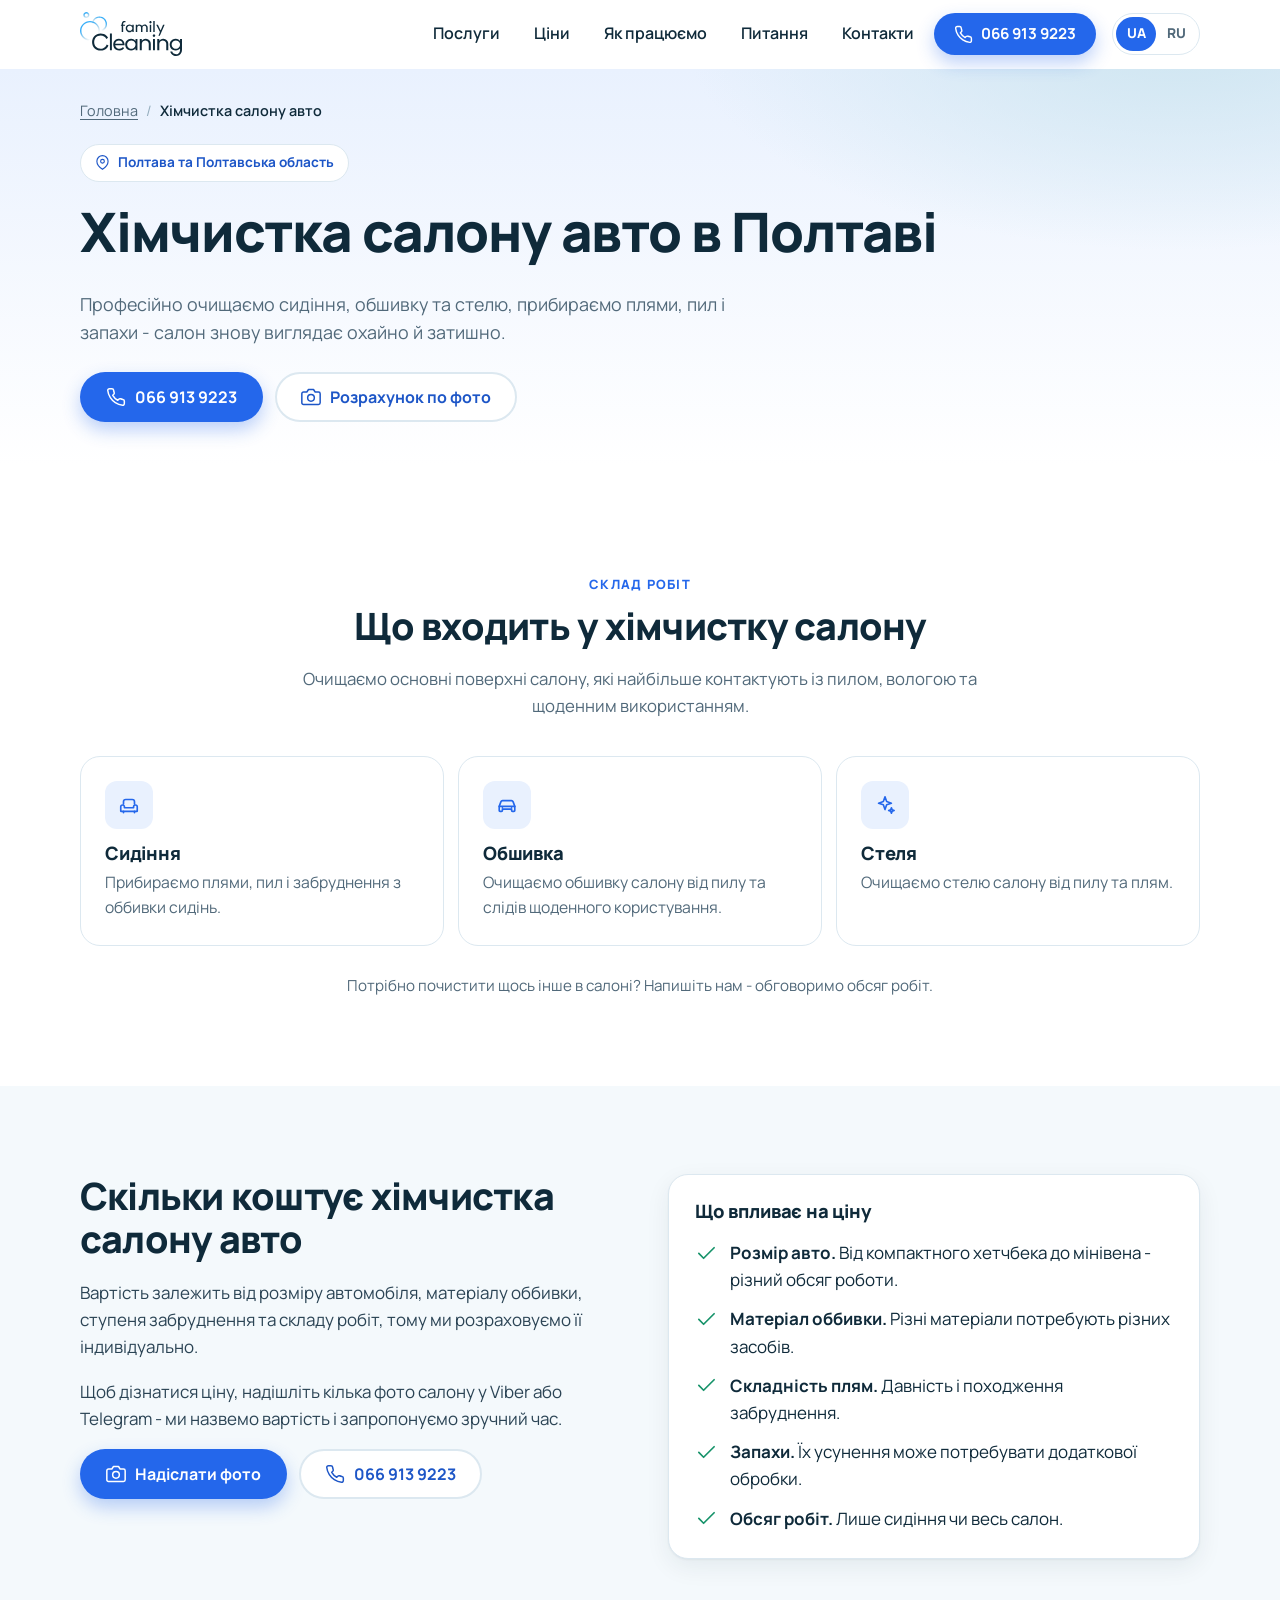
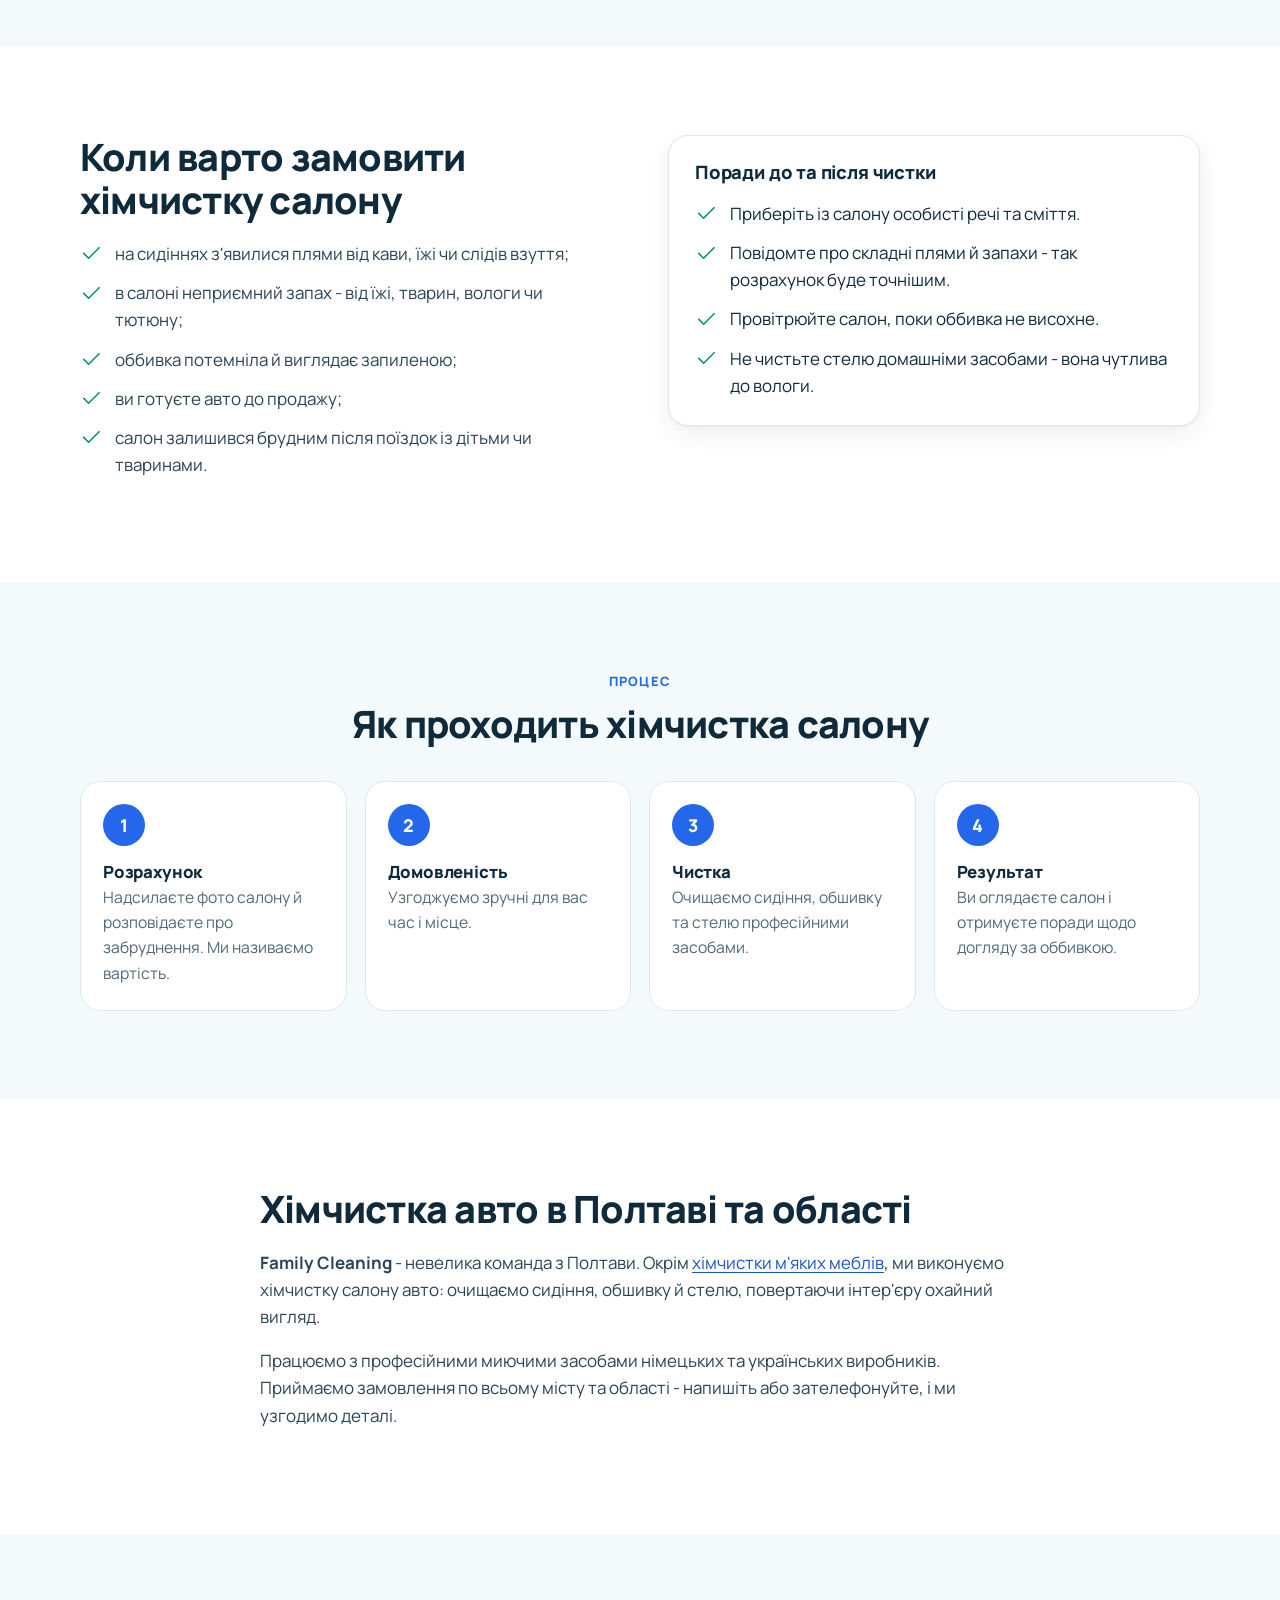
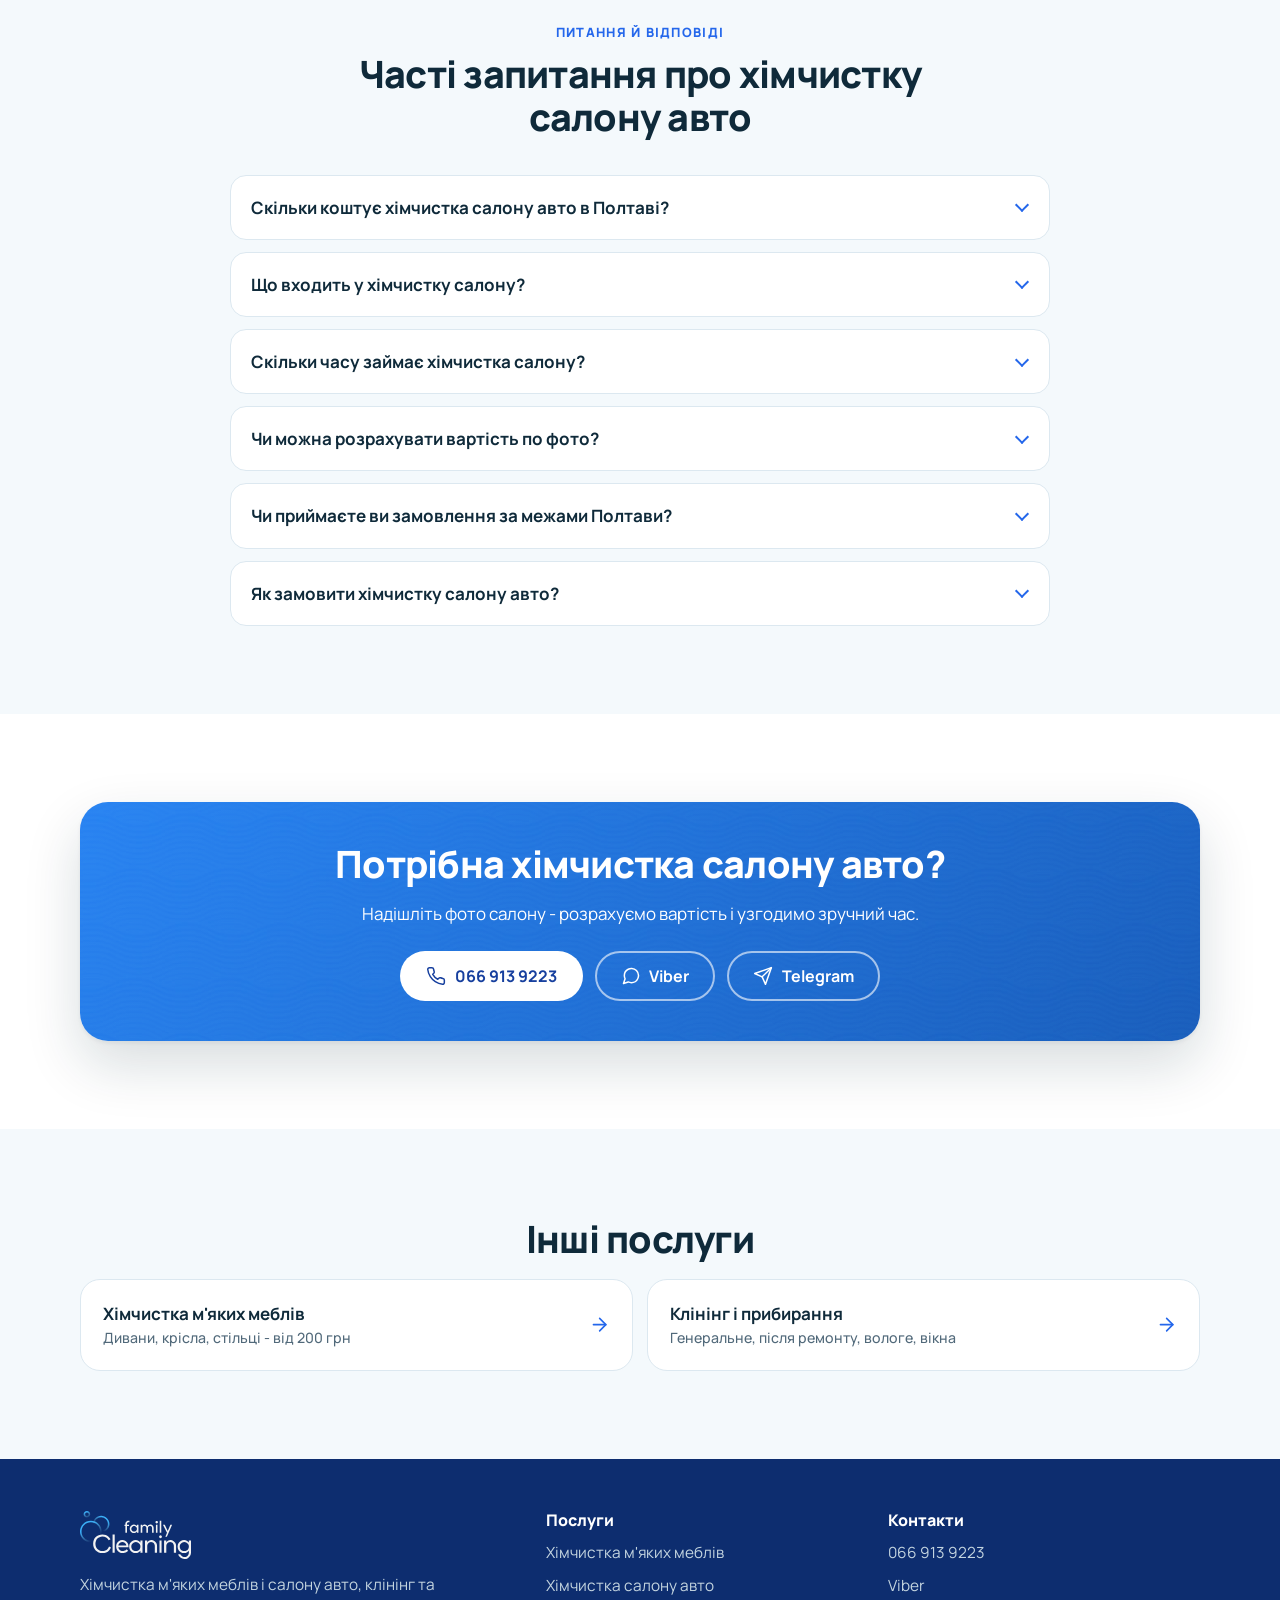
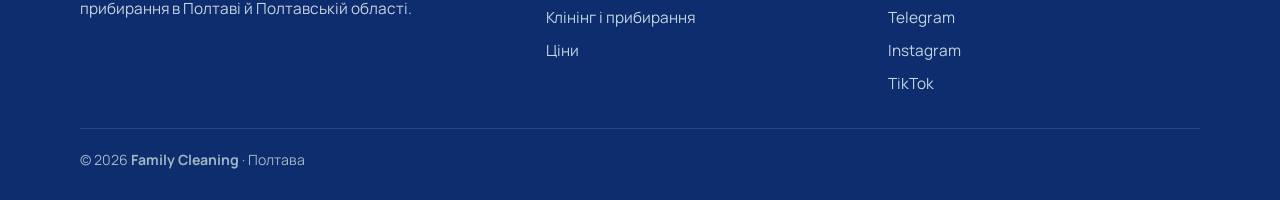
<file: himchistka-salonu-avto-poltava/index.html>
<!DOCTYPE html>
<html lang="uk" data-alt="../ru/himchistka-salonu-avto-poltava/">
<head>
<meta charset="utf-8">
<meta name="viewport" content="width=device-width, initial-scale=1">
<script>(function(){var d=document.documentElement;d.classList.add('js');try{var p=localStorage.getItem('fc_lang'),a=d.getAttribute('data-alt');if((p==='uk'||p==='ru')&&a&&p!==d.lang){location.replace(new URL(a,location.href).href+location.search+location.hash);}}catch(e){}})();</script>
<title>Хімчистка салону авто в Полтаві - Family Cleaning</title>
<meta name="description" content="Хімчистка салону авто в Полтаві: сидіння, обшивка, стеля. Прибираємо плями, пил і запахи. Вартість - індивідуально, розрахунок по фото.">
<link rel="canonical" href="https://famclean.com.ua/himchistka-salonu-avto-poltava/">
<link rel="alternate" hreflang="uk" href="https://famclean.com.ua/himchistka-salonu-avto-poltava/">
<link rel="alternate" hreflang="ru" href="https://famclean.com.ua/ru/himchistka-salonu-avto-poltava/">
<link rel="alternate" hreflang="x-default" href="https://famclean.com.ua/himchistka-salonu-avto-poltava/">
<meta property="og:type" content="website">
<meta property="og:locale" content="uk_UA">
<meta property="og:locale:alternate" content="ru_RU">
<meta property="og:site_name" content="Family Cleaning">
<meta property="og:title" content="Хімчистка салону авто в Полтаві - Family Cleaning">
<meta property="og:description" content="Хімчистка салону авто в Полтаві: сидіння, обшивка, стеля. Прибираємо плями, пил і запахи. Вартість - індивідуально, розрахунок по фото.">
<meta property="og:url" content="https://famclean.com.ua/himchistka-salonu-avto-poltava/">
<meta property="og:image" content="https://famclean.com.ua/img/og-cover.jpg">
<meta property="og:image:width" content="1200">
<meta property="og:image:height" content="630">
<meta property="og:image:alt" content="Family Cleaning - клінінг та хімчистка меблів у Полтаві">
<meta name="twitter:card" content="summary_large_image">
<meta name="theme-color" content="#2467eb">
<meta name="google-site-verification" content="99--LuBpgoL34rDlay3CEURhuqWhSlvif_Wz9FNeY6w">
<link rel="icon" href="../img/favicon.ico" sizes="any">
<link rel="icon" type="image/png" sizes="32x32" href="../img/favicon-32x32.png">
<link rel="icon" type="image/png" sizes="16x16" href="../img/favicon-16x16.png">
<link rel="apple-touch-icon" sizes="180x180" href="../img/apple-touch-icon.png">
<link rel="manifest" href="../site.webmanifest">
<link rel="preconnect" href="https://fonts.googleapis.com">
<link rel="preconnect" href="https://fonts.gstatic.com" crossorigin>
<link rel="stylesheet" href="https://fonts.googleapis.com/css2?family=Manrope:wght@400;500;600;700;800&amp;display=swap">
<link rel="stylesheet" href="../css/style.css?v=20261111">
<script type="application/ld+json">{"@context":"https://schema.org","@type":"Service","name":"Хімчистка салону авто","serviceType":"Хімчистка салону авто","description":"Очищення сидінь, обшивки та стелі салону автомобіля: видалення плям, пилу та запахів.","url":"https://famclean.com.ua/himchistka-salonu-avto-poltava/","inLanguage":"uk","provider":{"@type":"LocalBusiness","@id":"https://famclean.com.ua/#business","name":"Family Cleaning","url":"https://famclean.com.ua/","telephone":"+380669139223"},"areaServed":[{"@type":"City","name":"Полтава"},{"@type":"AdministrativeArea","name":"Полтавська область"}]}</script>
<script type="application/ld+json">{"@context":"https://schema.org","@type":"BreadcrumbList","itemListElement":[{"@type":"ListItem","position":1,"name":"Головна","item":"https://famclean.com.ua/"},{"@type":"ListItem","position":2,"name":"Хімчистка салону авто","item":"https://famclean.com.ua/himchistka-salonu-avto-poltava/"}]}</script>
<script type="application/ld+json">{"@context":"https://schema.org","@type":"FAQPage","inLanguage":"uk","mainEntity":[{"@type":"Question","name":"Скільки коштує хімчистка салону авто в Полтаві?","acceptedAnswer":{"@type":"Answer","text":"Вартість залежить від розміру автомобіля, матеріалу оббивки, ступеня забруднення та обсягу робіт, тому ми розраховуємо її індивідуально. Надішліть фото салону у Viber або Telegram - назвемо ціну."}},{"@type":"Question","name":"Що входить у хімчистку салону?","acceptedAnswer":{"@type":"Answer","text":"Очищення сидінь, обшивки та стелі. Якщо потрібно почистити щось ще, напишіть нам - обговоримо обсяг робіт."}},{"@type":"Question","name":"Скільки часу займає хімчистка салону?","acceptedAnswer":{"@type":"Answer","text":"Час залежить від розміру авто та рівня забруднення. Орієнтовний час скажемо під час розрахунку."}},{"@type":"Question","name":"Чи можна розрахувати вартість по фото?","acceptedAnswer":{"@type":"Answer","text":"Так. Надішліть кілька фото салону та плям у Viber або Telegram й коротко опишіть завдання. Ми назвемо вартість і запропонуємо зручний час."}},{"@type":"Question","name":"Чи приймаєте ви замовлення за межами Полтави?","acceptedAnswer":{"@type":"Answer","text":"Так, приймаємо замовлення по всьому місту та області. Місце й час узгоджуємо індивідуально."}},{"@type":"Question","name":"Як замовити хімчистку салону авто?","acceptedAnswer":{"@type":"Answer","text":"Зателефонуйте за номером 066 913 9223 або напишіть у Viber чи Telegram. Ми розрахуємо вартість і узгодимо зручний для вас час."}}]}</script>
<!-- Google tag (gtag.js) -->
<script async src="https://www.googletagmanager.com/gtag/js?id=G-ZP1D5EXPBN"></script>
<script>window.dataLayer=window.dataLayer||[];function gtag(){dataLayer.push(arguments);}gtag('js',new Date());gtag('config','G-ZP1D5EXPBN');</script>
</head>
<body>
<a class="skip-link" href="#main">Перейти до змісту</a>
<svg width="0" height="0" style="position:absolute" aria-hidden="true" focusable="false"><defs>
<symbol id="i-phone" viewBox="0 0 24 24"><path d="M22 16.92v3a2 2 0 0 1-2.18 2 19.79 19.79 0 0 1-8.63-3.07 19.5 19.5 0 0 1-6-6 19.79 19.79 0 0 1-3.07-8.67A2 2 0 0 1 4.11 2h3a2 2 0 0 1 2 1.72 12.84 12.84 0 0 0 .7 2.81 2 2 0 0 1-.45 2.11L8.09 9.91a16 16 0 0 0 6 6l1.27-1.27a2 2 0 0 1 2.11-.45 12.84 12.84 0 0 0 2.81.7A2 2 0 0 1 22 16.92z"/></symbol>
<symbol id="i-chat" viewBox="0 0 24 24"><path d="M21 11.5a8.38 8.38 0 0 1-.9 3.8 8.5 8.5 0 0 1-7.6 4.7 8.38 8.38 0 0 1-3.8-.9L3 21l1.9-5.7a8.38 8.38 0 0 1-.9-3.8 8.5 8.5 0 0 1 4.7-7.6 8.38 8.38 0 0 1 3.8-.9h.5a8.48 8.48 0 0 1 8 8v.5z"/></symbol>
<symbol id="i-send" viewBox="0 0 24 24"><path d="M22 2 11 13"/><path d="M22 2 15 22l-4-9-9-4z"/></symbol>
<symbol id="i-insta" viewBox="0 0 24 24"><rect x="3" y="3" width="18" height="18" rx="5"/><circle cx="12" cy="12" r="4"/><path d="M17.5 6.5h.01"/></symbol>
<symbol id="i-music" viewBox="0 0 24 24"><path d="M9 18V5l12-2v13"/><circle cx="6" cy="18" r="3"/><circle cx="18" cy="16" r="3"/></symbol>
<symbol id="i-pin" viewBox="0 0 24 24"><path d="M21 10c0 7-9 13-9 13S3 17 3 10a9 9 0 0 1 18 0z"/><circle cx="12" cy="10" r="3"/></symbol>
<symbol id="i-check" viewBox="0 0 24 24"><path d="M20 6 9 17l-5-5"/></symbol>
<symbol id="i-arrow" viewBox="0 0 24 24"><path d="M5 12h14"/><path d="m12 5 7 7-7 7"/></symbol>
<symbol id="i-menu" viewBox="0 0 24 24"><path d="M3 6h18M3 12h18M3 18h18"/></symbol>
<symbol id="i-close" viewBox="0 0 24 24"><path d="M18 6 6 18M6 6l12 12"/></symbol>
<symbol id="i-camera" viewBox="0 0 24 24"><path d="M23 19a2 2 0 0 1-2 2H3a2 2 0 0 1-2-2V8a2 2 0 0 1 2-2h4l2-3h6l2 3h4a2 2 0 0 1 2 2z"/><circle cx="12" cy="13" r="4"/></symbol>
<symbol id="i-shield" viewBox="0 0 24 24"><path d="M12 22s8-4 8-10V5l-8-3-8 3v7c0 6 8 10 8 10z"/><path d="m9 12 2 2 4-4"/></symbol>
<symbol id="i-star" viewBox="0 0 24 24"><path d="m12 2 3.09 6.26L22 9.27l-5 4.87 1.18 6.88L12 17.77l-6.18 3.25L7 14.14 2 9.27l6.91-1.01z"/></symbol>
<symbol id="i-wallet" viewBox="0 0 24 24"><path d="M20 7H5a2 2 0 0 1 0-4h13v4"/><path d="M3 5v14a2 2 0 0 0 2 2h15a1 1 0 0 0 1-1V8a1 1 0 0 0-1-1"/><path d="M16 14h.01"/></symbol>
<symbol id="i-sofa" viewBox="0 0 24 24"><path d="M6 11V8.5A2.5 2.5 0 0 1 8.5 6h7A2.5 2.5 0 0 1 18 8.5V11"/><path d="M3 14a2 2 0 0 1 4 0v1h10v-1a2 2 0 0 1 4 0v4.5a.5.5 0 0 1-.5.5h-17a.5.5 0 0 1-.5-.5z"/><path d="M6 19v1.5M18 19v1.5"/></symbol>
<symbol id="i-car" viewBox="0 0 24 24"><path d="m3.5 13.5 1.8-4.9a2 2 0 0 1 1.9-1.3h9.6a2 2 0 0 1 1.9 1.3l1.8 4.9"/><path d="M3.5 13.5h17V18a1 1 0 0 1-1 1H18a1 1 0 0 1-1-1v-1.5H7V18a1 1 0 0 1-1 1H4.5a1 1 0 0 1-1-1z"/><path d="M7 15.2h.01M17 15.2h.01"/></symbol>
<symbol id="i-sparkle" viewBox="0 0 24 24"><path d="m12 3 1.8 5.2L19 10l-5.2 1.8L12 17l-1.8-5.2L5 10l5.2-1.8z"/><path d="m19 15 .8 2.2L22 18l-2.2.8L19 21l-.8-2.2L16 18l2.2-.8z"/></symbol>
<symbol id="i-tool" viewBox="0 0 24 24"><path d="M14.7 6.3a1 1 0 0 0 0 1.4l1.6 1.6a1 1 0 0 0 1.4 0l3.77-3.77a6 6 0 0 1-7.94 7.94l-6.91 6.91a2.12 2.12 0 0 1-3-3l6.91-6.91a6 6 0 0 1 7.94-7.94l-3.76 3.76z"/></symbol>
<symbol id="i-drop" viewBox="0 0 24 24"><path d="m12 2.69 4.8619 5.66C22.57712 15 18.127128 22.008301 12.005 22.008301 5.8828718 22.008301 1.5 14.921903 7.1480998 8.35z"/></symbol>
<symbol id="i-window" viewBox="0 0 24 24"><rect x="4.5" y="3" width="15" height="18" rx="1.5"/><path d="M12 3v18M4.5 12h15"/></symbol>
<symbol id="i-bug" viewBox="0 0 24 24"><path d="m21.5 12.5h-3m2-7-2.5 2M17.5 17l3 2.5M9.5 6v-1C9.5 3.6932934 10.494907 2.5 12 2.5c1.505093 0 2.5 1.1790416 2.5 2.5v1m-11-.5 2.5 2M18 9.5V14.5c0 3.355263-2.667143 5.982763-6.004534 5.982763-3.337391 0-5.995466-2.6275-5.995466-5.982763V9.5c0-1.7342599 1.181368-3 3-3H15c1.733122 0 3 1.2657401 3 3zM2.5 12.5h3m1 4.5-3 2.5"/></symbol>
</defs></svg>
<header class="site-header">
<div class="container header-inner">
<a class="brand" href="../" aria-label="Family Cleaning - на головну"><img src="../img/logo-dark.svg" width="120" height="52" alt="Family Cleaning"></a>
<nav class="nav" id="nav" aria-label="Головне меню">
<a href="../#services">Послуги</a>
<a href="../#prices">Ціни</a>
<a href="../#how">Як працюємо</a>
<a href="../#faq">Питання</a>
<a href="../#contact">Контакти</a>
</nav>
<a class="btn btn--primary btn--sm header-phone" href="tel:+380669139223"><svg class="ico" aria-hidden="true"><use href="#i-phone"/></svg> 066 913 9223</a>
<div class="lang" role="group" aria-label="Мова"><a href="./" lang="uk" hreflang="uk" data-lang-switch="uk" aria-label="Українська" aria-current="true">UA</a><a href="../ru/himchistka-salonu-avto-poltava/" lang="ru" hreflang="ru" data-lang-switch="ru" aria-label="Русский">RU</a></div>
<button class="burger" type="button" aria-expanded="false" aria-controls="nav" aria-label="Відкрити меню" data-label-open="Відкрити меню" data-label-close="Закрити меню"><svg class="ico" aria-hidden="true"><use href="#i-menu"/></svg></button>
</div>
</header>
<main id="main">

<section class="page-hero">
<div class="container">
<nav class="breadcrumbs" aria-label="Навігація">
<ol><li><a href="../">Головна</a></li><li><span aria-current="page">Хімчистка салону авто</span></li></ol>
</nav>
<span class="chip"><svg class="ico" aria-hidden="true"><use href="#i-pin"/></svg> Полтава та Полтавська область</span>
<h1>Хімчистка салону авто в Полтаві</h1>
<p class="lead">Професійно очищаємо сидіння, обшивку та стелю, прибираємо плями, пил і запахи - салон знову виглядає охайно й затишно.</p>
<div class="btn-row">
<a class="btn btn--primary" href="tel:+380669139223"><svg class="ico" aria-hidden="true"><use href="#i-phone"/></svg> 066 913 9223</a>
<a class="btn btn--ghost" href="viber://chat?number=%2B380669139223"><svg class="ico" aria-hidden="true"><use href="#i-camera"/></svg> Розрахунок по фото</a>
</div>
</div>
</section>

<section class="section">
<div class="container">
<div class="section-head"><span class="eyebrow">Склад робіт</span><h2>Що входить у хімчистку салону</h2><p>Очищаємо основні поверхні салону, які найбільше контактують із пилом, вологою та щоденним використанням.</p></div>
<div class="cards-grid">
<article class="card">
<span class="tile-ico"><svg class="ico" aria-hidden="true"><use href="#i-sofa"/></svg></span>
<h3>Сидіння</h3>
<p>Прибираємо плями, пил і забруднення з оббивки сидінь.</p>
</article>
<article class="card">
<span class="tile-ico"><svg class="ico" aria-hidden="true"><use href="#i-car"/></svg></span>
<h3>Обшивка</h3>
<p>Очищаємо обшивку салону від пилу та слідів щоденного користування.</p>
</article>
<article class="card">
<span class="tile-ico"><svg class="ico" aria-hidden="true"><use href="#i-sparkle"/></svg></span>
<h3>Стеля</h3>
<p>Очищаємо стелю салону від пилу та плям.</p>
</article>
</div>
<p class="price-note">Потрібно почистити щось інше в салоні? Напишіть нам - обговоримо обсяг робіт.</p>
</div>
</section>

<section class="section section--alt" id="prices">
<div class="container two-col">
<div class="prose">
<h2>Скільки коштує хімчистка салону авто</h2>
<p>Вартість залежить від розміру автомобіля, матеріалу оббивки, ступеня забруднення та складу робіт, тому ми розраховуємо її індивідуально.</p>
<p>Щоб дізнатися ціну, надішліть кілька фото салону у Viber або Telegram - ми назвемо вартість і запропонуємо зручний час.</p>
<div class="btn-row">
<a class="btn btn--primary" href="viber://chat?number=%2B380669139223"><svg class="ico" aria-hidden="true"><use href="#i-camera"/></svg> Надіслати фото</a>
<a class="btn btn--ghost" href="tel:+380669139223"><svg class="ico" aria-hidden="true"><use href="#i-phone"/></svg> 066 913 9223</a>
</div>
</div>
<div class="panel">
<h3>Що впливає на ціну</h3>
<ul class="checklist">
<li><svg class="ico" aria-hidden="true"><use href="#i-check"/></svg><span><strong>Розмір авто.</strong> Від компактного хетчбека до мінівена - різний обсяг роботи.</span></li>
<li><svg class="ico" aria-hidden="true"><use href="#i-check"/></svg><span><strong>Матеріал оббивки.</strong> Різні матеріали потребують різних засобів.</span></li>
<li><svg class="ico" aria-hidden="true"><use href="#i-check"/></svg><span><strong>Складність плям.</strong> Давність і походження забруднення.</span></li>
<li><svg class="ico" aria-hidden="true"><use href="#i-check"/></svg><span><strong>Запахи.</strong> Їх усунення може потребувати додаткової обробки.</span></li>
<li><svg class="ico" aria-hidden="true"><use href="#i-check"/></svg><span><strong>Обсяг робіт.</strong> Лише сидіння чи весь салон.</span></li>
</ul>
</div>
</div>
</section>

<section class="section">
<div class="container two-col">
<div class="prose">
<h2>Коли варто замовити хімчистку салону</h2>
<ul class="checklist">
<li><svg class="ico" aria-hidden="true"><use href="#i-check"/></svg><span>на сидіннях з'явилися плями від кави, їжі чи слідів взуття;</span></li>
<li><svg class="ico" aria-hidden="true"><use href="#i-check"/></svg><span>в салоні неприємний запах - від їжі, тварин, вологи чи тютюну;</span></li>
<li><svg class="ico" aria-hidden="true"><use href="#i-check"/></svg><span>оббивка потемніла й виглядає запиленою;</span></li>
<li><svg class="ico" aria-hidden="true"><use href="#i-check"/></svg><span>ви готуєте авто до продажу;</span></li>
<li><svg class="ico" aria-hidden="true"><use href="#i-check"/></svg><span>салон залишився брудним після поїздок із дітьми чи тваринами.</span></li>
</ul>
</div>
<div class="panel">
<h3>Поради до та після чистки</h3>
<ul class="checklist">
<li><svg class="ico" aria-hidden="true"><use href="#i-check"/></svg><span>Приберіть із салону особисті речі та сміття.</span></li>
<li><svg class="ico" aria-hidden="true"><use href="#i-check"/></svg><span>Повідомте про складні плями й запахи - так розрахунок буде точнішим.</span></li>
<li><svg class="ico" aria-hidden="true"><use href="#i-check"/></svg><span>Провітрюйте салон, поки оббивка не висохне.</span></li>
<li><svg class="ico" aria-hidden="true"><use href="#i-check"/></svg><span>Не чистьте стелю домашніми засобами - вона чутлива до вологи.</span></li>
</ul>
</div>
</div>
</section>

<section class="section section--alt" id="how">
<div class="container">
<div class="section-head"><span class="eyebrow">Процес</span><h2>Як проходить хімчистка салону</h2></div>
<ol class="steps">
<li><h3>Розрахунок</h3><p>Надсилаєте фото салону й розповідаєте про забруднення. Ми називаємо вартість.</p></li>
<li><h3>Домовленість</h3><p>Узгоджуємо зручні для вас час і місце.</p></li>
<li><h3>Чистка</h3><p>Очищаємо сидіння, обшивку та стелю професійними засобами.</p></li>
<li><h3>Результат</h3><p>Ви оглядаєте салон і отримуєте поради щодо догляду за оббивкою.</p></li>
</ol>
</div>
</section>

<section class="section">
<div class="container">
<div class="prose">
<h2>Хімчистка авто в Полтаві та області</h2>
<p><strong>Family Cleaning</strong> - невелика команда з Полтави. Окрім <a href="../himchistka-mebliv-poltava/">хімчистки м'яких меблів</a>, ми виконуємо хімчистку салону авто: очищаємо сидіння, обшивку й стелю, повертаючи інтер'єру охайний вигляд.</p>
<p>Працюємо з професійними миючими засобами німецьких та українських виробників. Приймаємо замовлення по всьому місту та області - напишіть або зателефонуйте, і ми узгодимо деталі.</p>
</div>
</div>
</section>

<section class="section section--alt" id="faq">
<div class="container">
<div class="section-head"><span class="eyebrow">Питання й відповіді</span><h2>Часті запитання про хімчистку салону авто</h2></div>
<div class="faq">
<details><summary>Скільки коштує хімчистка салону авто в Полтаві?</summary><div class="faq-a"><p>Вартість залежить від розміру автомобіля, матеріалу оббивки, ступеня забруднення та обсягу робіт, тому ми розраховуємо її індивідуально. Надішліть фото салону у Viber або Telegram - назвемо ціну.</p></div></details>
<details><summary>Що входить у хімчистку салону?</summary><div class="faq-a"><p>Очищення сидінь, обшивки та стелі. Якщо потрібно почистити щось ще, напишіть нам - обговоримо обсяг робіт.</p></div></details>
<details><summary>Скільки часу займає хімчистка салону?</summary><div class="faq-a"><p>Час залежить від розміру авто та рівня забруднення. Орієнтовний час скажемо під час розрахунку.</p></div></details>
<details><summary>Чи можна розрахувати вартість по фото?</summary><div class="faq-a"><p>Так. Надішліть кілька фото салону та плям у Viber або Telegram й коротко опишіть завдання. Ми назвемо вартість і запропонуємо зручний час.</p></div></details>
<details><summary>Чи приймаєте ви замовлення за межами Полтави?</summary><div class="faq-a"><p>Так, приймаємо замовлення по всьому місту та області. Місце й час узгоджуємо індивідуально.</p></div></details>
<details><summary>Як замовити хімчистку салону авто?</summary><div class="faq-a"><p>Зателефонуйте за номером 066 913 9223 або напишіть у Viber чи Telegram. Ми розрахуємо вартість і узгодимо зручний для вас час.</p></div></details>
</div>
</div>
</section>

<section class="section" aria-labelledby="cta-title">
<div class="container">
<div class="cta-band">
<h2 id="cta-title">Потрібна хімчистка салону авто?</h2>
<p>Надішліть фото салону - розрахуємо вартість і узгодимо зручний час.</p>
<div class="btn-row">
<a class="btn btn--light" href="tel:+380669139223"><svg class="ico" aria-hidden="true"><use href="#i-phone"/></svg> 066 913 9223</a>
<a class="btn btn--outline-light" href="viber://chat?number=%2B380669139223"><svg class="ico" aria-hidden="true"><use href="#i-chat"/></svg> Viber</a>
<a class="btn btn--outline-light" href="https://t.me/family_cleaning_plt" rel="noopener"><svg class="ico" aria-hidden="true"><use href="#i-send"/></svg> Telegram</a>
</div>
</div>
</div>
</section>

<section class="section section--alt" aria-labelledby="more-title">
<div class="container">
<h2 id="more-title" class="prose-center">Інші послуги</h2>
<div class="related">
<a href="../himchistka-mebliv-poltava/"><span>Хімчистка м'яких меблів<small>Дивани, крісла, стільці - від 200 грн</small></span><svg class="ico" aria-hidden="true"><use href="#i-arrow"/></svg></a>
<a href="../klining-poltava/"><span>Клінінг і прибирання<small>Генеральне, після ремонту, вологе, вікна</small></span><svg class="ico" aria-hidden="true"><use href="#i-arrow"/></svg></a>
</div>
</div>
</section>

</main>
<footer class="site-footer">
<div class="container">
<div class="footer-grid">
<div>
<img src="../img/logo.svg" width="120" height="52" alt="Family Cleaning" loading="lazy">
<p>Хімчистка м'яких меблів і салону авто, клінінг та прибирання в Полтаві й Полтавській області.</p>
</div>
<div>
<h2>Послуги</h2>
<ul>
<li><a href="../himchistka-mebliv-poltava/">Хімчистка м'яких меблів</a></li>
<li><a href="./">Хімчистка салону авто</a></li>
<li><a href="../klining-poltava/">Клінінг і прибирання</a></li>
<li><a href="../#prices">Ціни</a></li>
</ul>
</div>
<div>
<h2>Контакти</h2>
<ul>
<li><a href="tel:+380669139223">066 913 9223</a></li>
<li><a href="viber://chat?number=%2B380669139223">Viber</a></li>
<li><a href="https://t.me/family_cleaning_plt" rel="noopener">Telegram</a></li>
<li><a href="https://instagram.com/family_cleaning_plt/" rel="noopener">Instagram</a></li>
<li><a href="https://www.tiktok.com/@family_cleaning_plt" rel="noopener">TikTok</a></li>
</ul>
</div>
</div>
<div class="footer-bottom">© 2026 <strong>Family Cleaning</strong> · Полтава</div>
</div>
</footer>
<nav class="mobile-bar" aria-label="Швидкий зв'язок">
<a class="is-primary" href="tel:+380669139223"><svg class="ico" aria-hidden="true"><use href="#i-phone"/></svg><span>Подзвонити</span></a>
<a href="viber://chat?number=%2B380669139223"><svg class="ico" aria-hidden="true"><use href="#i-chat"/></svg><span>Viber</span></a>
<a href="https://t.me/family_cleaning_plt" rel="noopener"><svg class="ico" aria-hidden="true"><use href="#i-send"/></svg><span>Telegram</span></a>
</nav>
<script src="../js/main.js?v=20261111" defer></script>
</body>
</html>
</file>
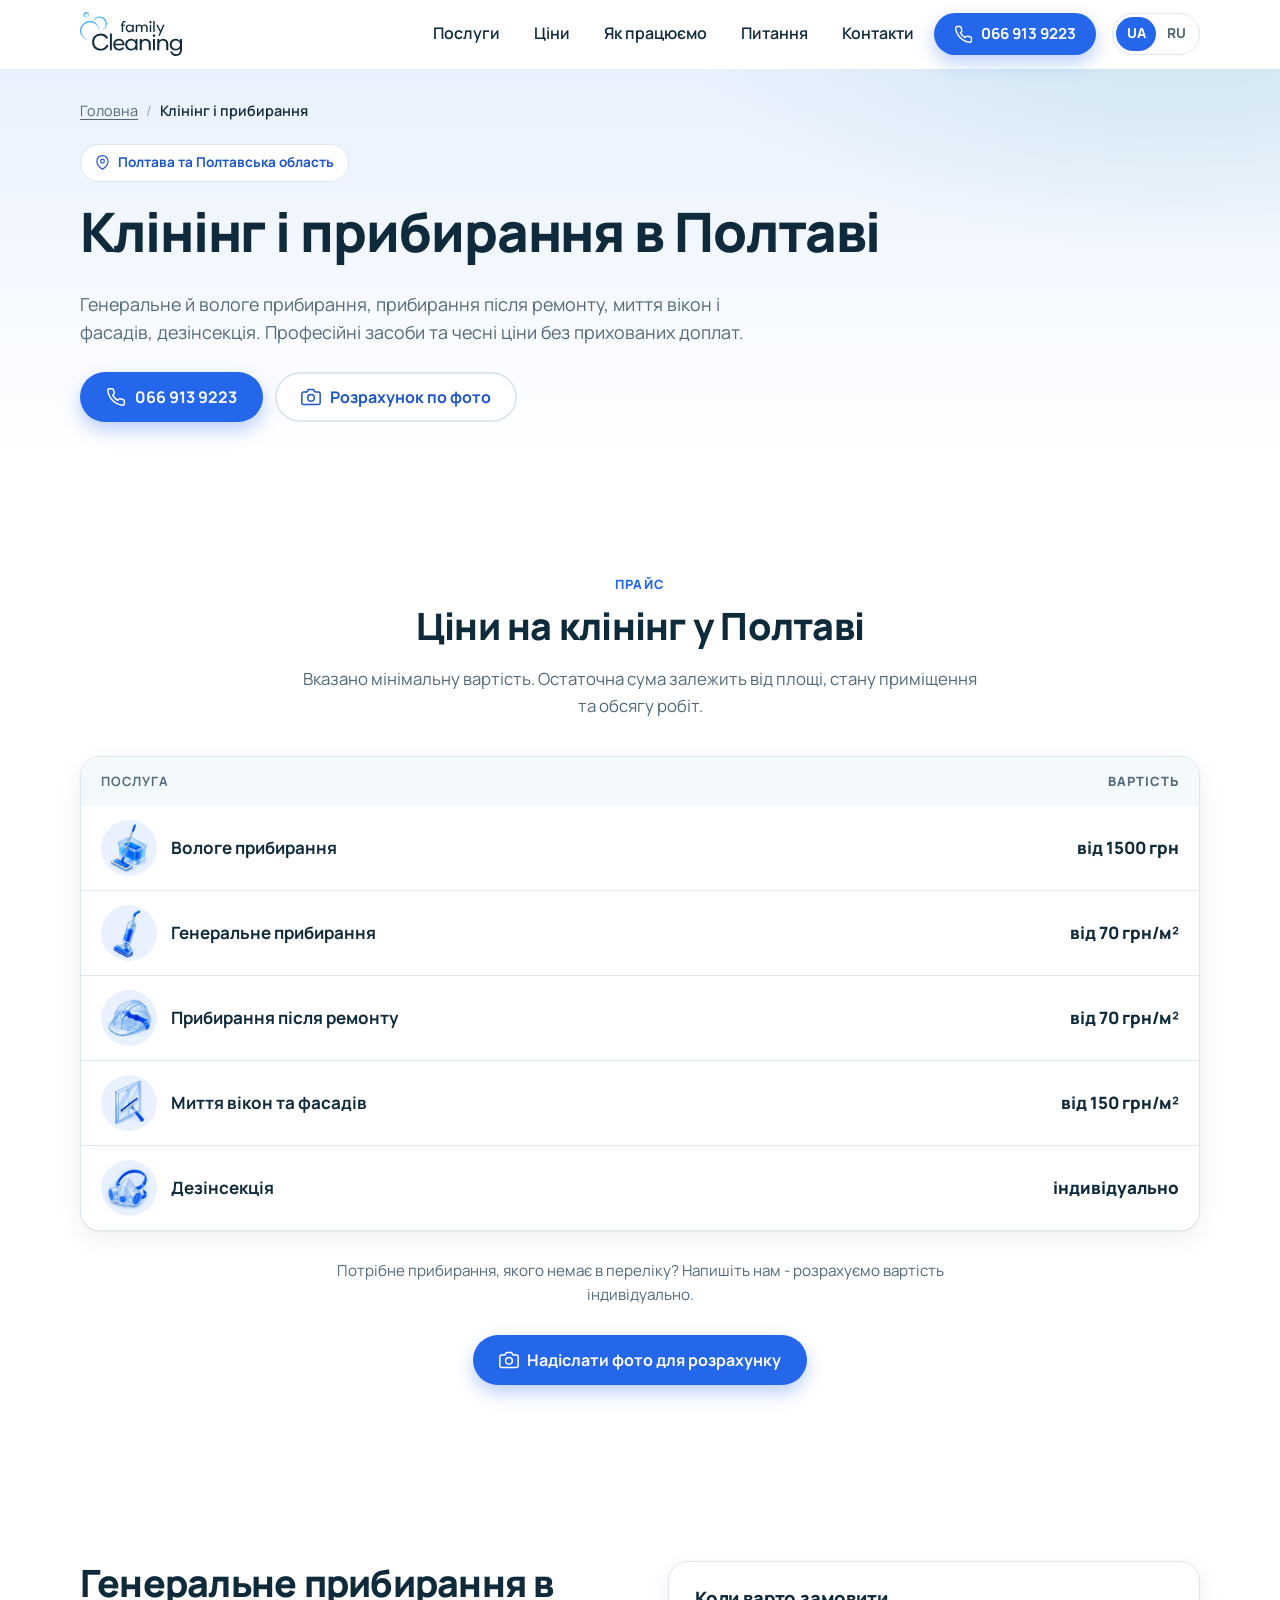
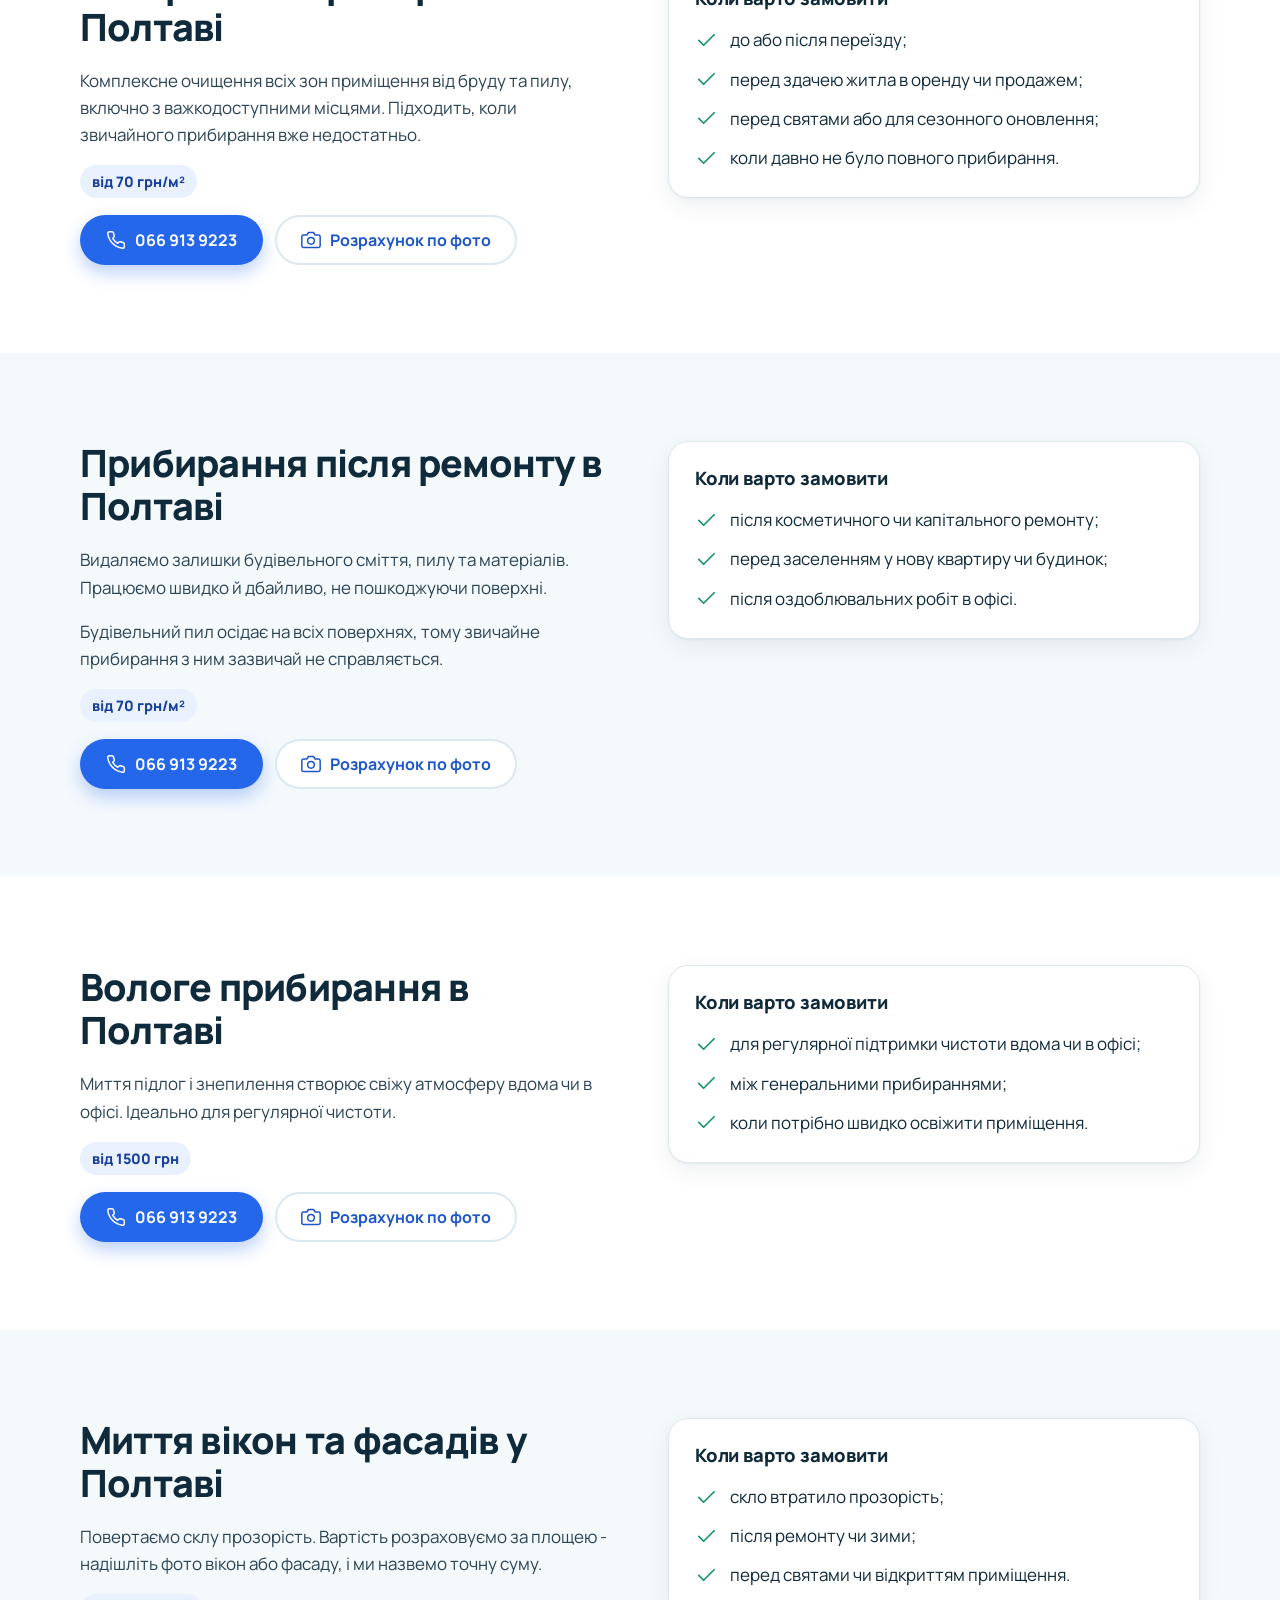
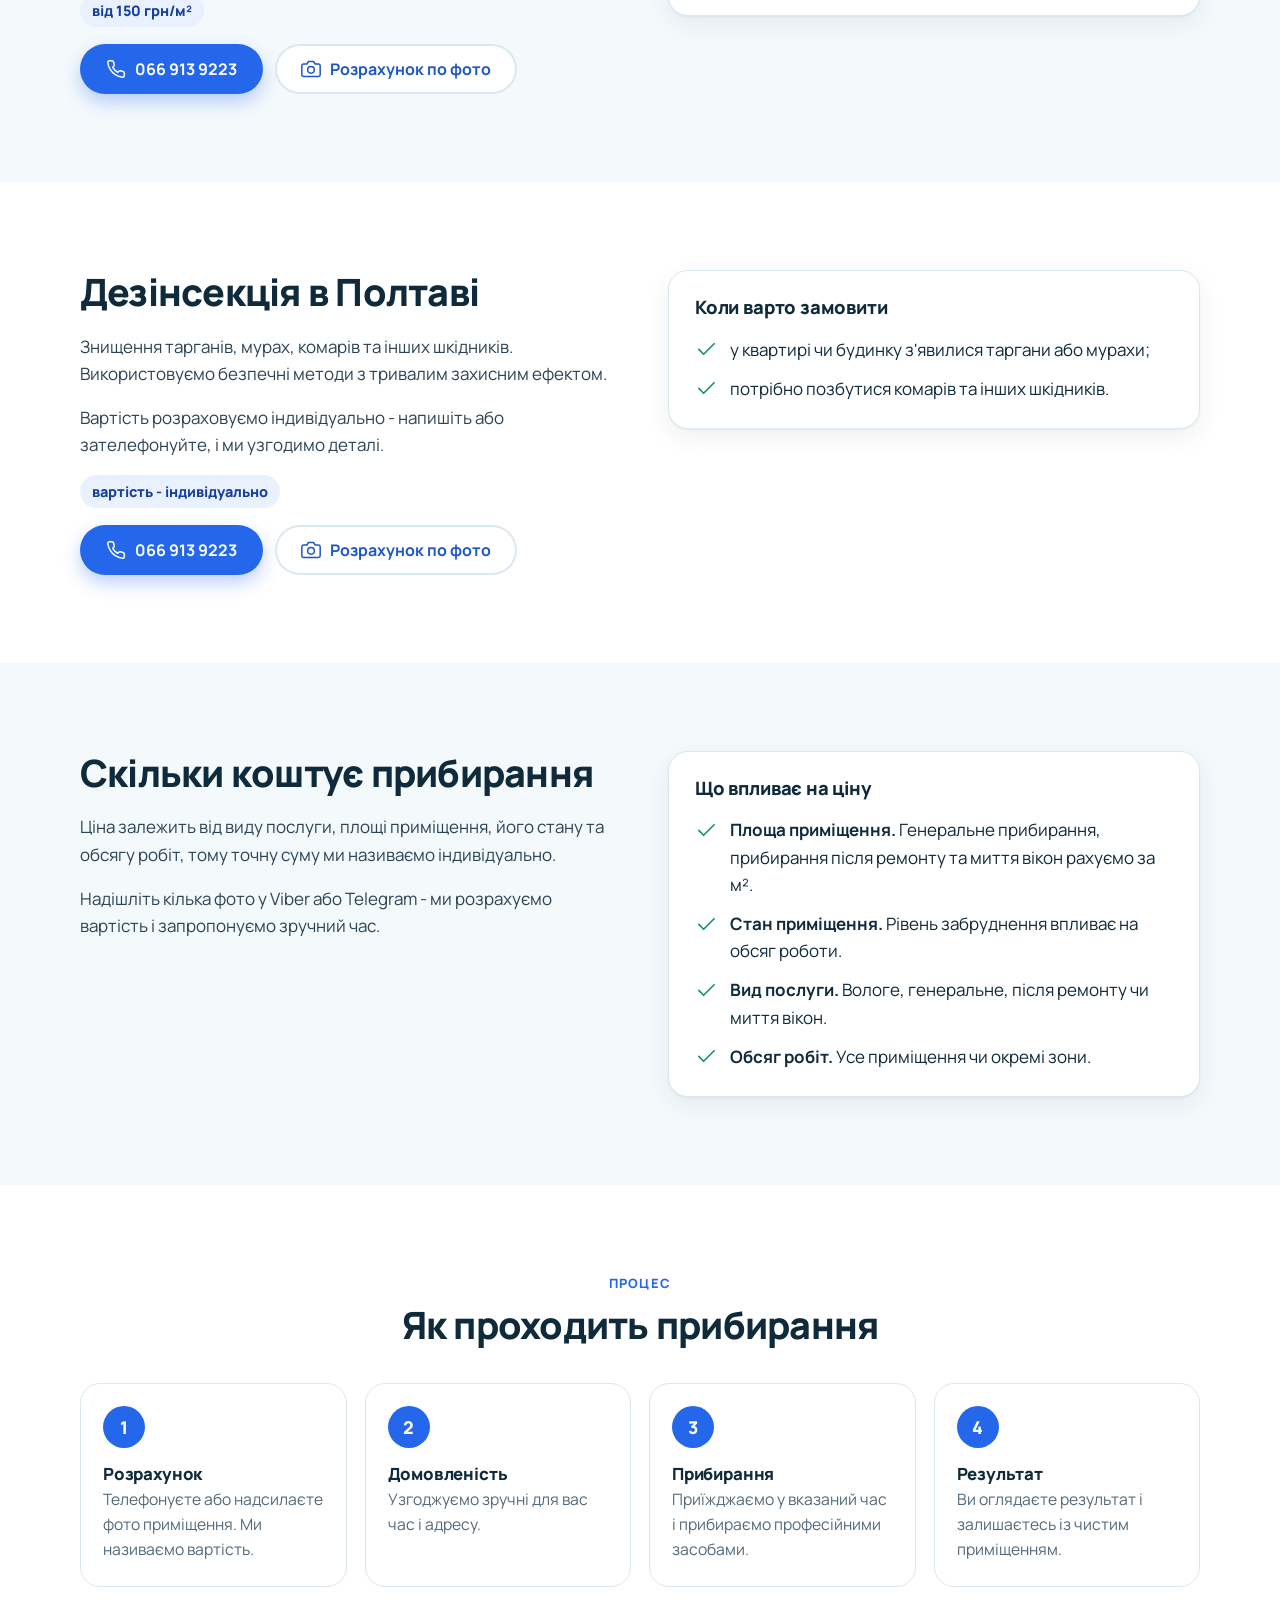
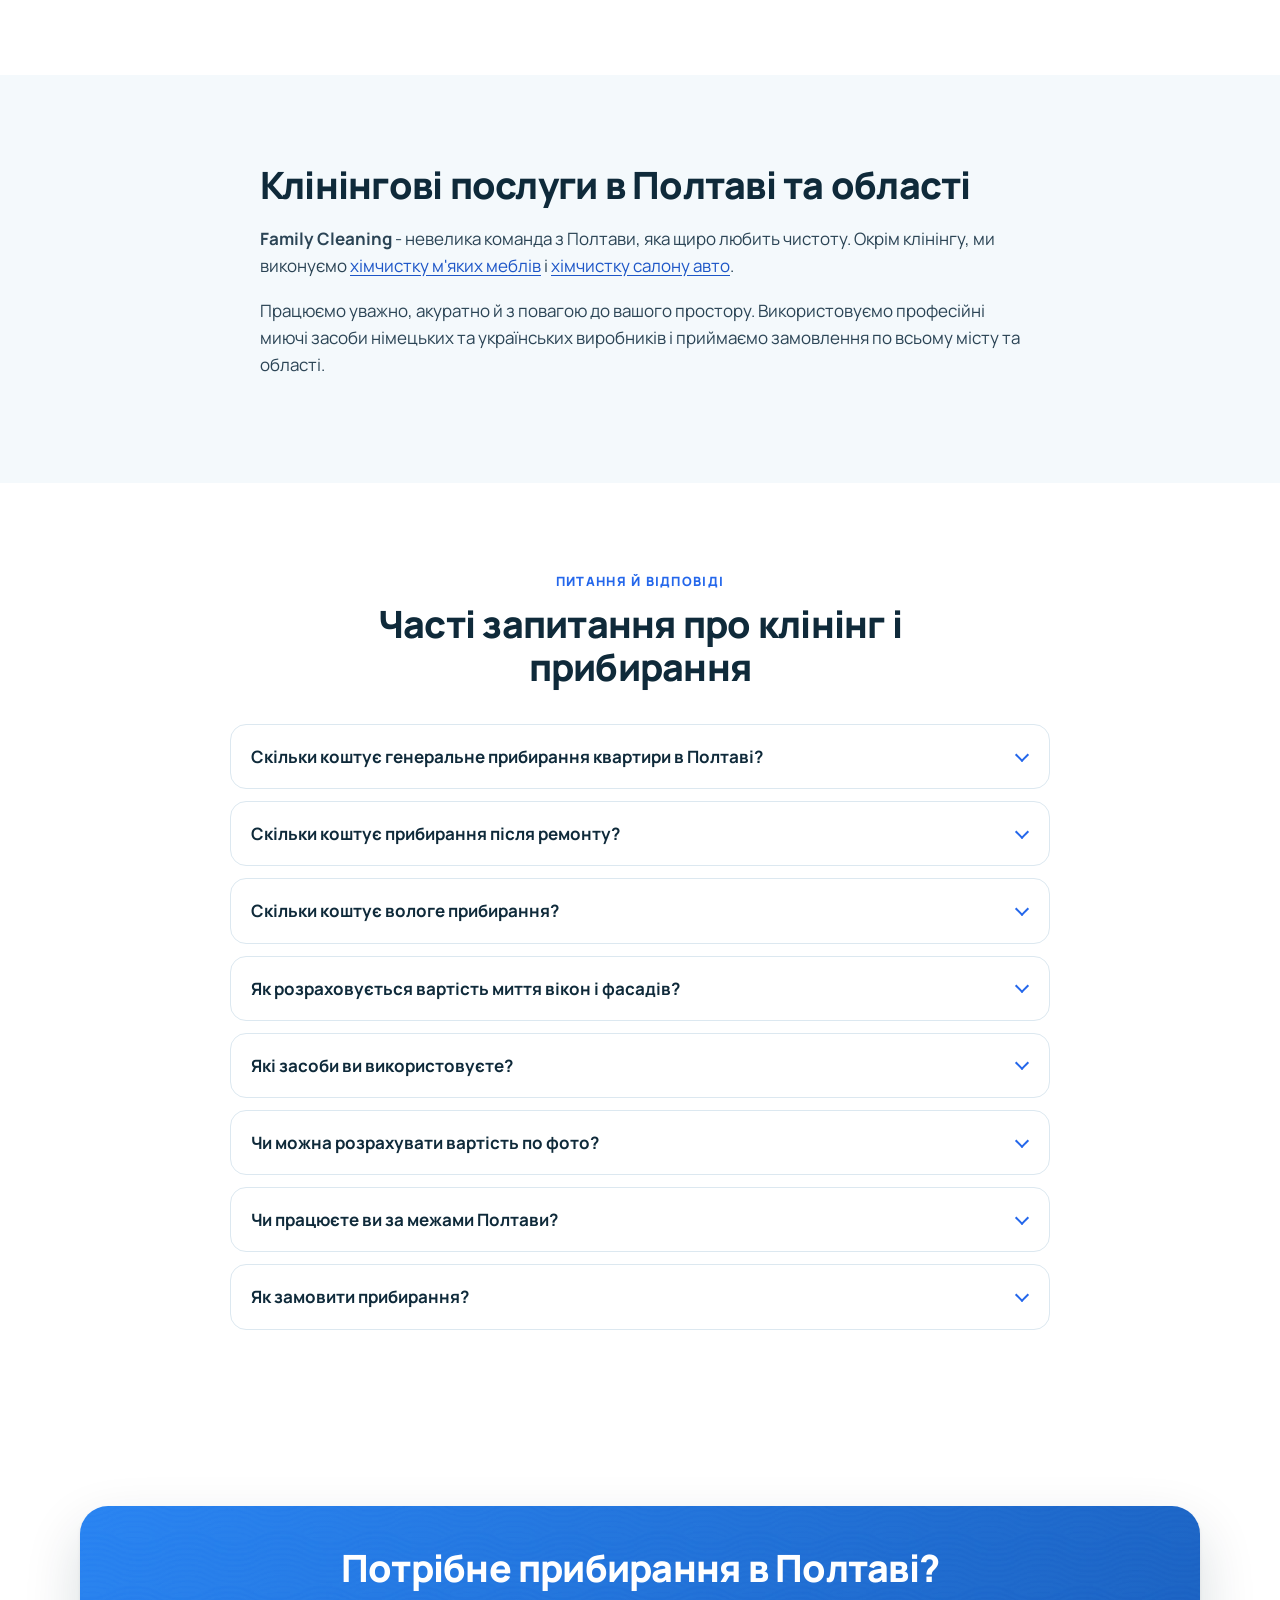
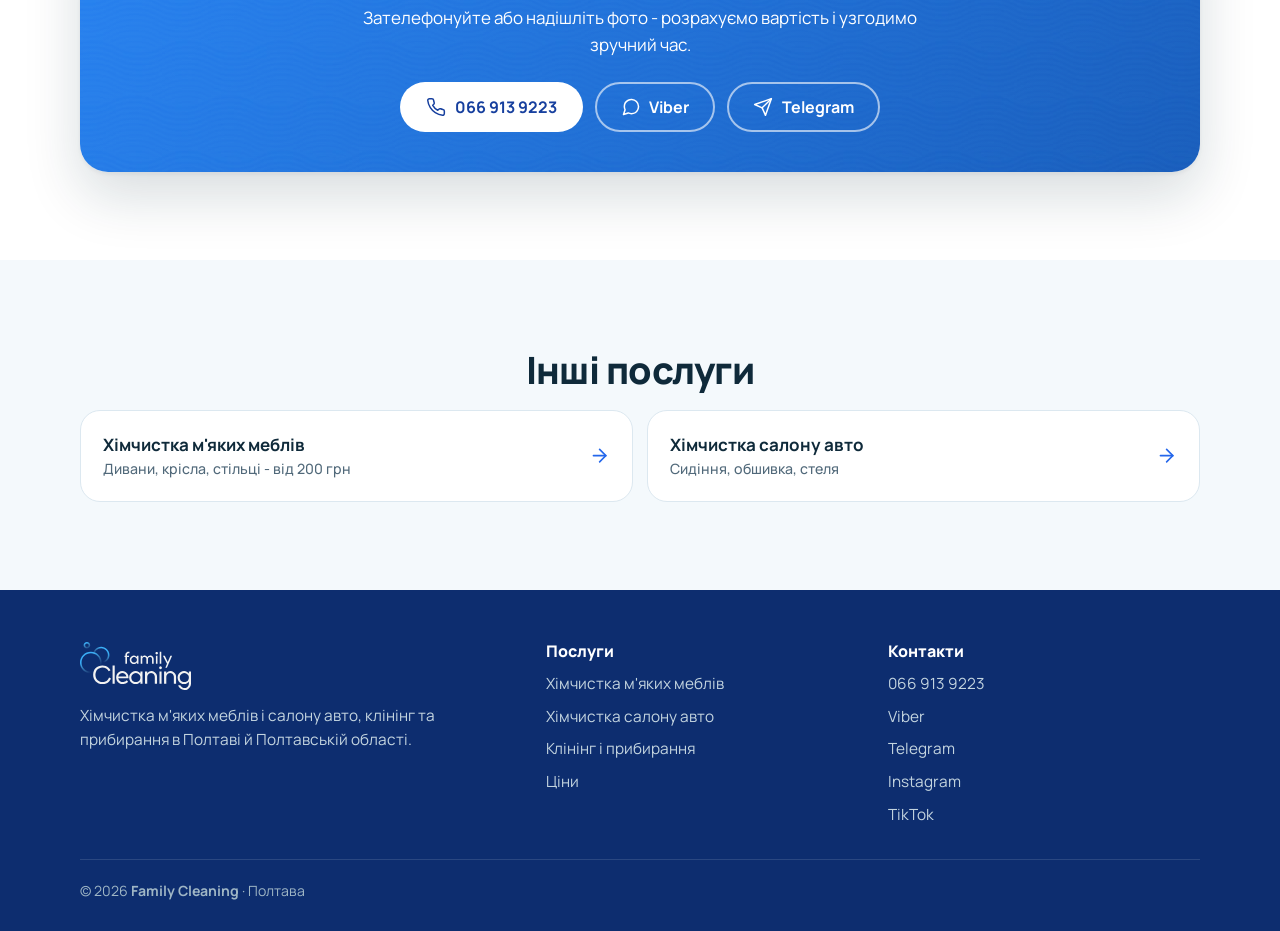
<file: klining-poltava/index.html>
<!DOCTYPE html>
<html lang="uk" data-alt="../ru/klining-poltava/">
<head>
<meta charset="utf-8">
<meta name="viewport" content="width=device-width, initial-scale=1">
<script>(function(){var d=document.documentElement;d.classList.add('js');try{var p=localStorage.getItem('fc_lang'),a=d.getAttribute('data-alt');if((p==='uk'||p==='ru')&&a&&p!==d.lang){location.replace(new URL(a,location.href).href+location.search+location.hash);}}catch(e){}})();</script>
<title>Клінінг і прибирання в Полтаві: генеральне, після ремонту</title>
<meta name="description" content="Генеральне та вологе прибирання, прибирання після ремонту, миття вікон і фасадів у Полтаві й області. Ціни від 70 грн/м². Розрахунок по фото.">
<link rel="canonical" href="https://famclean.com.ua/klining-poltava/">
<link rel="alternate" hreflang="uk" href="https://famclean.com.ua/klining-poltava/">
<link rel="alternate" hreflang="ru" href="https://famclean.com.ua/ru/klining-poltava/">
<link rel="alternate" hreflang="x-default" href="https://famclean.com.ua/klining-poltava/">
<meta property="og:type" content="website">
<meta property="og:locale" content="uk_UA">
<meta property="og:locale:alternate" content="ru_RU">
<meta property="og:site_name" content="Family Cleaning">
<meta property="og:title" content="Клінінг і прибирання в Полтаві: генеральне, після ремонту">
<meta property="og:description" content="Генеральне та вологе прибирання, прибирання після ремонту, миття вікон і фасадів у Полтаві й області. Ціни від 70 грн/м². Розрахунок по фото.">
<meta property="og:url" content="https://famclean.com.ua/klining-poltava/">
<meta property="og:image" content="https://famclean.com.ua/img/og-cover.jpg">
<meta property="og:image:width" content="1200">
<meta property="og:image:height" content="630">
<meta property="og:image:alt" content="Family Cleaning - клінінг та хімчистка меблів у Полтаві">
<meta name="twitter:card" content="summary_large_image">
<meta name="theme-color" content="#2467eb">
<meta name="google-site-verification" content="99--LuBpgoL34rDlay3CEURhuqWhSlvif_Wz9FNeY6w">
<link rel="icon" href="../img/favicon.ico" sizes="any">
<link rel="icon" type="image/png" sizes="32x32" href="../img/favicon-32x32.png">
<link rel="icon" type="image/png" sizes="16x16" href="../img/favicon-16x16.png">
<link rel="apple-touch-icon" sizes="180x180" href="../img/apple-touch-icon.png">
<link rel="manifest" href="../site.webmanifest">
<link rel="preconnect" href="https://fonts.googleapis.com">
<link rel="preconnect" href="https://fonts.gstatic.com" crossorigin>
<link rel="stylesheet" href="https://fonts.googleapis.com/css2?family=Manrope:wght@400;500;600;700;800&amp;display=swap">
<link rel="stylesheet" href="../css/style.css?v=20261111">
<script type="application/ld+json">{"@context":"https://schema.org","@type":"Service","name":"Клінінг і прибирання","serviceType":"Клінінг і прибирання","description":"Генеральне та вологе прибирання, прибирання після ремонту, миття вікон і фасадів, дезінсекція.","url":"https://famclean.com.ua/klining-poltava/","inLanguage":"uk","provider":{"@type":"LocalBusiness","@id":"https://famclean.com.ua/#business","name":"Family Cleaning","url":"https://famclean.com.ua/","telephone":"+380669139223"},"areaServed":[{"@type":"City","name":"Полтава"},{"@type":"AdministrativeArea","name":"Полтавська область"}],"hasOfferCatalog":{"@type":"OfferCatalog","name":"Ціни на клінінг і прибирання","itemListElement":[{"@type":"Offer","itemOffered":{"@type":"Service","name":"Вологе прибирання"},"priceSpecification":{"@type":"UnitPriceSpecification","minPrice":1500,"priceCurrency":"UAH"}},{"@type":"Offer","itemOffered":{"@type":"Service","name":"Генеральне прибирання"},"priceSpecification":{"@type":"UnitPriceSpecification","minPrice":70,"priceCurrency":"UAH","unitCode":"MTK","unitText":"м²"}},{"@type":"Offer","itemOffered":{"@type":"Service","name":"Прибирання після ремонту"},"priceSpecification":{"@type":"UnitPriceSpecification","minPrice":70,"priceCurrency":"UAH","unitCode":"MTK","unitText":"м²"}},{"@type":"Offer","itemOffered":{"@type":"Service","name":"Миття вікон та фасадів"},"priceSpecification":{"@type":"UnitPriceSpecification","minPrice":150,"priceCurrency":"UAH","unitCode":"MTK","unitText":"м²"}}]}}</script>
<script type="application/ld+json">{"@context":"https://schema.org","@type":"BreadcrumbList","itemListElement":[{"@type":"ListItem","position":1,"name":"Головна","item":"https://famclean.com.ua/"},{"@type":"ListItem","position":2,"name":"Клінінг і прибирання","item":"https://famclean.com.ua/klining-poltava/"}]}</script>
<script type="application/ld+json">{"@context":"https://schema.org","@type":"FAQPage","inLanguage":"uk","mainEntity":[{"@type":"Question","name":"Скільки коштує генеральне прибирання квартири в Полтаві?","acceptedAnswer":{"@type":"Answer","text":"Генеральне прибирання коштує від 70 грн за м². Остаточна вартість залежить від площі, стану приміщення та обсягу робіт, тому ми розраховуємо її індивідуально - найшвидше по фото."}},{"@type":"Question","name":"Скільки коштує прибирання після ремонту?","acceptedAnswer":{"@type":"Answer","text":"Прибирання після ремонту - від 70 грн за м². Остаточна сума залежить від площі та рівня забруднення будівельним пилом і сміттям."}},{"@type":"Question","name":"Скільки коштує вологе прибирання?","acceptedAnswer":{"@type":"Answer","text":"Вологе прибирання - від 1500 грн. Вартість залежить від площі приміщення та складу робіт."}},{"@type":"Question","name":"Як розраховується вартість миття вікон і фасадів?","acceptedAnswer":{"@type":"Answer","text":"За площею, від 150 грн за м². Надішліть фото вікон або фасаду - назвемо точну суму."}},{"@type":"Question","name":"Які засоби ви використовуєте?","acceptedAnswer":{"@type":"Answer","text":"Професійні миючі засоби німецьких та українських виробників. Якщо вдома є алергіки, діти чи домашні тварини, повідомте нас заздалегідь."}},{"@type":"Question","name":"Чи можна розрахувати вартість по фото?","acceptedAnswer":{"@type":"Answer","text":"Так. Надішліть кілька фото приміщення у Viber або Telegram й коротко опишіть завдання. Ми назвемо вартість і запропонуємо зручний час."}},{"@type":"Question","name":"Чи працюєте ви за межами Полтави?","acceptedAnswer":{"@type":"Answer","text":"Так, приймаємо замовлення по всьому місту та області. Напишіть або зателефонуйте - узгодимо деталі."}},{"@type":"Question","name":"Як замовити прибирання?","acceptedAnswer":{"@type":"Answer","text":"Зателефонуйте за номером 066 913 9223 або напишіть у Viber чи Telegram. Ми розрахуємо вартість і узгодимо зручний для вас час."}}]}</script>
<!-- Google tag (gtag.js) -->
<script async src="https://www.googletagmanager.com/gtag/js?id=G-ZP1D5EXPBN"></script>
<script>window.dataLayer=window.dataLayer||[];function gtag(){dataLayer.push(arguments);}gtag('js',new Date());gtag('config','G-ZP1D5EXPBN');</script>
</head>
<body>
<a class="skip-link" href="#main">Перейти до змісту</a>
<svg width="0" height="0" style="position:absolute" aria-hidden="true" focusable="false"><defs>
<symbol id="i-phone" viewBox="0 0 24 24"><path d="M22 16.92v3a2 2 0 0 1-2.18 2 19.79 19.79 0 0 1-8.63-3.07 19.5 19.5 0 0 1-6-6 19.79 19.79 0 0 1-3.07-8.67A2 2 0 0 1 4.11 2h3a2 2 0 0 1 2 1.72 12.84 12.84 0 0 0 .7 2.81 2 2 0 0 1-.45 2.11L8.09 9.91a16 16 0 0 0 6 6l1.27-1.27a2 2 0 0 1 2.11-.45 12.84 12.84 0 0 0 2.81.7A2 2 0 0 1 22 16.92z"/></symbol>
<symbol id="i-chat" viewBox="0 0 24 24"><path d="M21 11.5a8.38 8.38 0 0 1-.9 3.8 8.5 8.5 0 0 1-7.6 4.7 8.38 8.38 0 0 1-3.8-.9L3 21l1.9-5.7a8.38 8.38 0 0 1-.9-3.8 8.5 8.5 0 0 1 4.7-7.6 8.38 8.38 0 0 1 3.8-.9h.5a8.48 8.48 0 0 1 8 8v.5z"/></symbol>
<symbol id="i-send" viewBox="0 0 24 24"><path d="M22 2 11 13"/><path d="M22 2 15 22l-4-9-9-4z"/></symbol>
<symbol id="i-insta" viewBox="0 0 24 24"><rect x="3" y="3" width="18" height="18" rx="5"/><circle cx="12" cy="12" r="4"/><path d="M17.5 6.5h.01"/></symbol>
<symbol id="i-music" viewBox="0 0 24 24"><path d="M9 18V5l12-2v13"/><circle cx="6" cy="18" r="3"/><circle cx="18" cy="16" r="3"/></symbol>
<symbol id="i-pin" viewBox="0 0 24 24"><path d="M21 10c0 7-9 13-9 13S3 17 3 10a9 9 0 0 1 18 0z"/><circle cx="12" cy="10" r="3"/></symbol>
<symbol id="i-check" viewBox="0 0 24 24"><path d="M20 6 9 17l-5-5"/></symbol>
<symbol id="i-arrow" viewBox="0 0 24 24"><path d="M5 12h14"/><path d="m12 5 7 7-7 7"/></symbol>
<symbol id="i-menu" viewBox="0 0 24 24"><path d="M3 6h18M3 12h18M3 18h18"/></symbol>
<symbol id="i-close" viewBox="0 0 24 24"><path d="M18 6 6 18M6 6l12 12"/></symbol>
<symbol id="i-camera" viewBox="0 0 24 24"><path d="M23 19a2 2 0 0 1-2 2H3a2 2 0 0 1-2-2V8a2 2 0 0 1 2-2h4l2-3h6l2 3h4a2 2 0 0 1 2 2z"/><circle cx="12" cy="13" r="4"/></symbol>
<symbol id="i-shield" viewBox="0 0 24 24"><path d="M12 22s8-4 8-10V5l-8-3-8 3v7c0 6 8 10 8 10z"/><path d="m9 12 2 2 4-4"/></symbol>
<symbol id="i-star" viewBox="0 0 24 24"><path d="m12 2 3.09 6.26L22 9.27l-5 4.87 1.18 6.88L12 17.77l-6.18 3.25L7 14.14 2 9.27l6.91-1.01z"/></symbol>
<symbol id="i-wallet" viewBox="0 0 24 24"><path d="M20 7H5a2 2 0 0 1 0-4h13v4"/><path d="M3 5v14a2 2 0 0 0 2 2h15a1 1 0 0 0 1-1V8a1 1 0 0 0-1-1"/><path d="M16 14h.01"/></symbol>
<symbol id="i-sofa" viewBox="0 0 24 24"><path d="M6 11V8.5A2.5 2.5 0 0 1 8.5 6h7A2.5 2.5 0 0 1 18 8.5V11"/><path d="M3 14a2 2 0 0 1 4 0v1h10v-1a2 2 0 0 1 4 0v4.5a.5.5 0 0 1-.5.5h-17a.5.5 0 0 1-.5-.5z"/><path d="M6 19v1.5M18 19v1.5"/></symbol>
<symbol id="i-car" viewBox="0 0 24 24"><path d="m3.5 13.5 1.8-4.9a2 2 0 0 1 1.9-1.3h9.6a2 2 0 0 1 1.9 1.3l1.8 4.9"/><path d="M3.5 13.5h17V18a1 1 0 0 1-1 1H18a1 1 0 0 1-1-1v-1.5H7V18a1 1 0 0 1-1 1H4.5a1 1 0 0 1-1-1z"/><path d="M7 15.2h.01M17 15.2h.01"/></symbol>
<symbol id="i-sparkle" viewBox="0 0 24 24"><path d="m12 3 1.8 5.2L19 10l-5.2 1.8L12 17l-1.8-5.2L5 10l5.2-1.8z"/><path d="m19 15 .8 2.2L22 18l-2.2.8L19 21l-.8-2.2L16 18l2.2-.8z"/></symbol>
<symbol id="i-tool" viewBox="0 0 24 24"><path d="M14.7 6.3a1 1 0 0 0 0 1.4l1.6 1.6a1 1 0 0 0 1.4 0l3.77-3.77a6 6 0 0 1-7.94 7.94l-6.91 6.91a2.12 2.12 0 0 1-3-3l6.91-6.91a6 6 0 0 1 7.94-7.94l-3.76 3.76z"/></symbol>
<symbol id="i-drop" viewBox="0 0 24 24"><path d="m12 2.69 4.8619 5.66C22.57712 15 18.127128 22.008301 12.005 22.008301 5.8828718 22.008301 1.5 14.921903 7.1480998 8.35z"/></symbol>
<symbol id="i-window" viewBox="0 0 24 24"><rect x="4.5" y="3" width="15" height="18" rx="1.5"/><path d="M12 3v18M4.5 12h15"/></symbol>
<symbol id="i-bug" viewBox="0 0 24 24"><path d="m21.5 12.5h-3m2-7-2.5 2M17.5 17l3 2.5M9.5 6v-1C9.5 3.6932934 10.494907 2.5 12 2.5c1.505093 0 2.5 1.1790416 2.5 2.5v1m-11-.5 2.5 2M18 9.5V14.5c0 3.355263-2.667143 5.982763-6.004534 5.982763-3.337391 0-5.995466-2.6275-5.995466-5.982763V9.5c0-1.7342599 1.181368-3 3-3H15c1.733122 0 3 1.2657401 3 3zM2.5 12.5h3m1 4.5-3 2.5"/></symbol>
</defs></svg>
<header class="site-header">
<div class="container header-inner">
<a class="brand" href="../" aria-label="Family Cleaning - на головну"><img src="../img/logo-dark.svg" width="120" height="52" alt="Family Cleaning"></a>
<nav class="nav" id="nav" aria-label="Головне меню">
<a href="../#services">Послуги</a>
<a href="../#prices">Ціни</a>
<a href="../#how">Як працюємо</a>
<a href="../#faq">Питання</a>
<a href="../#contact">Контакти</a>
</nav>
<a class="btn btn--primary btn--sm header-phone" href="tel:+380669139223"><svg class="ico" aria-hidden="true"><use href="#i-phone"/></svg> 066 913 9223</a>
<div class="lang" role="group" aria-label="Мова"><a href="./" lang="uk" hreflang="uk" data-lang-switch="uk" aria-label="Українська" aria-current="true">UA</a><a href="../ru/klining-poltava/" lang="ru" hreflang="ru" data-lang-switch="ru" aria-label="Русский">RU</a></div>
<button class="burger" type="button" aria-expanded="false" aria-controls="nav" aria-label="Відкрити меню" data-label-open="Відкрити меню" data-label-close="Закрити меню"><svg class="ico" aria-hidden="true"><use href="#i-menu"/></svg></button>
</div>
</header>
<main id="main">

<section class="page-hero">
<div class="container">
<nav class="breadcrumbs" aria-label="Навігація">
<ol><li><a href="../">Головна</a></li><li><span aria-current="page">Клінінг і прибирання</span></li></ol>
</nav>
<span class="chip"><svg class="ico" aria-hidden="true"><use href="#i-pin"/></svg> Полтава та Полтавська область</span>
<h1>Клінінг і прибирання в Полтаві</h1>
<p class="lead">Генеральне й вологе прибирання, прибирання після ремонту, миття вікон і фасадів, дезінсекція. Професійні засоби та чесні ціни без прихованих доплат.</p>
<div class="btn-row">
<a class="btn btn--primary" href="tel:+380669139223"><svg class="ico" aria-hidden="true"><use href="#i-phone"/></svg> 066 913 9223</a>
<a class="btn btn--ghost" href="viber://chat?number=%2B380669139223"><svg class="ico" aria-hidden="true"><use href="#i-camera"/></svg> Розрахунок по фото</a>
</div>
</div>
</section>

<section class="section" id="prices">
<div class="container">
<div class="section-head"><span class="eyebrow">Прайс</span><h2>Ціни на клінінг у Полтаві</h2><p>Вказано мінімальну вартість. Остаточна сума залежить від площі, стану приміщення та обсягу робіт.</p></div>
<div class="table-wrap">
<table class="price-table">
<caption class="sr-only">Ціни на клінінг і прибирання в Полтаві</caption>
<thead><tr><th scope="col">Послуга</th><th scope="col">Вартість</th></tr></thead>
<tbody>
<tr><td><span class="row-item"><img src="../img/cat/mop.webp" alt="Вологе прибирання" width="256" height="256" loading="lazy" decoding="async"><span>Вологе прибирання</span></span></td><td>від 1500 грн</td></tr>
<tr><td><span class="row-item"><img src="../img/cat/gen_clean.webp" alt="Генеральне прибирання" width="256" height="256" loading="lazy" decoding="async"><span>Генеральне прибирання</span></span></td><td>від 70 грн/м²</td></tr>
<tr><td><span class="row-item"><img src="../img/cat/after-repair.webp" alt="Прибирання після ремонту" width="256" height="256" loading="lazy" decoding="async"><span>Прибирання після ремонту</span></span></td><td>від 70 грн/м²</td></tr>
<tr><td><span class="row-item"><img src="../img/cat/window.webp" alt="Миття вікон та фасадів" width="256" height="256" loading="lazy" decoding="async"><span>Миття вікон та фасадів</span></span></td><td>від 150 грн/м²</td></tr>
<tr><td><span class="row-item"><img src="../img/cat/pest.webp" alt="Дезінсекція" width="256" height="256" loading="lazy" decoding="async"><span>Дезінсекція</span></span></td><td>індивідуально</td></tr>
</tbody>
</table>
</div>
<p class="price-note">Потрібне прибирання, якого немає в переліку? Напишіть нам - розрахуємо вартість індивідуально.</p>
<div class="price-cta"><a class="btn btn--primary" href="viber://chat?number=%2B380669139223"><svg class="ico" aria-hidden="true"><use href="#i-camera"/></svg> Надіслати фото для розрахунку</a></div>
</div>
</section>

<section class="section" id="general">
<div class="container two-col">
<div class="prose">
<h2>Генеральне прибирання в Полтаві</h2>
<p>Комплексне очищення всіх зон приміщення від бруду та пилу, включно з важкодоступними місцями. Підходить, коли звичайного прибирання вже недостатньо.</p>
<p><span class="price-chip">від 70 грн/м²</span></p>
<div class="btn-row">
<a class="btn btn--primary" href="tel:+380669139223"><svg class="ico" aria-hidden="true"><use href="#i-phone"/></svg> 066 913 9223</a>
<a class="btn btn--ghost" href="viber://chat?number=%2B380669139223"><svg class="ico" aria-hidden="true"><use href="#i-camera"/></svg> Розрахунок по фото</a>
</div>
</div>
<div class="panel">
<h3>Коли варто замовити</h3>
<ul class="checklist">
<li><svg class="ico" aria-hidden="true"><use href="#i-check"/></svg><span>до або після переїзду;</span></li>
<li><svg class="ico" aria-hidden="true"><use href="#i-check"/></svg><span>перед здачею житла в оренду чи продажем;</span></li>
<li><svg class="ico" aria-hidden="true"><use href="#i-check"/></svg><span>перед святами або для сезонного оновлення;</span></li>
<li><svg class="ico" aria-hidden="true"><use href="#i-check"/></svg><span>коли давно не було повного прибирання.</span></li>
</ul>
</div>
</div>
</section>
<section class="section section--alt" id="after-repair">
<div class="container two-col">
<div class="prose">
<h2>Прибирання після ремонту в Полтаві</h2>
<p>Видаляємо залишки будівельного сміття, пилу та матеріалів. Працюємо швидко й дбайливо, не пошкоджуючи поверхні.</p>
<p>Будівельний пил осідає на всіх поверхнях, тому звичайне прибирання з ним зазвичай не справляється.</p>
<p><span class="price-chip">від 70 грн/м²</span></p>
<div class="btn-row">
<a class="btn btn--primary" href="tel:+380669139223"><svg class="ico" aria-hidden="true"><use href="#i-phone"/></svg> 066 913 9223</a>
<a class="btn btn--ghost" href="viber://chat?number=%2B380669139223"><svg class="ico" aria-hidden="true"><use href="#i-camera"/></svg> Розрахунок по фото</a>
</div>
</div>
<div class="panel">
<h3>Коли варто замовити</h3>
<ul class="checklist">
<li><svg class="ico" aria-hidden="true"><use href="#i-check"/></svg><span>після косметичного чи капітального ремонту;</span></li>
<li><svg class="ico" aria-hidden="true"><use href="#i-check"/></svg><span>перед заселенням у нову квартиру чи будинок;</span></li>
<li><svg class="ico" aria-hidden="true"><use href="#i-check"/></svg><span>після оздоблювальних робіт в офісі.</span></li>
</ul>
</div>
</div>
</section>
<section class="section" id="wet">
<div class="container two-col">
<div class="prose">
<h2>Вологе прибирання в Полтаві</h2>
<p>Миття підлог і знепилення створює свіжу атмосферу вдома чи в офісі. Ідеально для регулярної чистоти.</p>
<p><span class="price-chip">від 1500 грн</span></p>
<div class="btn-row">
<a class="btn btn--primary" href="tel:+380669139223"><svg class="ico" aria-hidden="true"><use href="#i-phone"/></svg> 066 913 9223</a>
<a class="btn btn--ghost" href="viber://chat?number=%2B380669139223"><svg class="ico" aria-hidden="true"><use href="#i-camera"/></svg> Розрахунок по фото</a>
</div>
</div>
<div class="panel">
<h3>Коли варто замовити</h3>
<ul class="checklist">
<li><svg class="ico" aria-hidden="true"><use href="#i-check"/></svg><span>для регулярної підтримки чистоти вдома чи в офісі;</span></li>
<li><svg class="ico" aria-hidden="true"><use href="#i-check"/></svg><span>між генеральними прибираннями;</span></li>
<li><svg class="ico" aria-hidden="true"><use href="#i-check"/></svg><span>коли потрібно швидко освіжити приміщення.</span></li>
</ul>
</div>
</div>
</section>
<section class="section section--alt" id="windows">
<div class="container two-col">
<div class="prose">
<h2>Миття вікон та фасадів у Полтаві</h2>
<p>Повертаємо склу прозорість. Вартість розраховуємо за площею - надішліть фото вікон або фасаду, і ми назвемо точну суму.</p>
<p><span class="price-chip">від 150 грн/м²</span></p>
<div class="btn-row">
<a class="btn btn--primary" href="tel:+380669139223"><svg class="ico" aria-hidden="true"><use href="#i-phone"/></svg> 066 913 9223</a>
<a class="btn btn--ghost" href="viber://chat?number=%2B380669139223"><svg class="ico" aria-hidden="true"><use href="#i-camera"/></svg> Розрахунок по фото</a>
</div>
</div>
<div class="panel">
<h3>Коли варто замовити</h3>
<ul class="checklist">
<li><svg class="ico" aria-hidden="true"><use href="#i-check"/></svg><span>скло втратило прозорість;</span></li>
<li><svg class="ico" aria-hidden="true"><use href="#i-check"/></svg><span>після ремонту чи зими;</span></li>
<li><svg class="ico" aria-hidden="true"><use href="#i-check"/></svg><span>перед святами чи відкриттям приміщення.</span></li>
</ul>
</div>
</div>
</section>
<section class="section" id="pest">
<div class="container two-col">
<div class="prose">
<h2>Дезінсекція в Полтаві</h2>
<p>Знищення тарганів, мурах, комарів та інших шкідників. Використовуємо безпечні методи з тривалим захисним ефектом.</p>
<p>Вартість розраховуємо індивідуально - напишіть або зателефонуйте, і ми узгодимо деталі.</p>
<p><span class="price-chip">вартість - індивідуально</span></p>
<div class="btn-row">
<a class="btn btn--primary" href="tel:+380669139223"><svg class="ico" aria-hidden="true"><use href="#i-phone"/></svg> 066 913 9223</a>
<a class="btn btn--ghost" href="viber://chat?number=%2B380669139223"><svg class="ico" aria-hidden="true"><use href="#i-camera"/></svg> Розрахунок по фото</a>
</div>
</div>
<div class="panel">
<h3>Коли варто замовити</h3>
<ul class="checklist">
<li><svg class="ico" aria-hidden="true"><use href="#i-check"/></svg><span>у квартирі чи будинку з'явилися таргани або мурахи;</span></li>
<li><svg class="ico" aria-hidden="true"><use href="#i-check"/></svg><span>потрібно позбутися комарів та інших шкідників.</span></li>
</ul>
</div>
</div>
</section>

<section class="section section--alt">
<div class="container two-col">
<div class="prose">
<h2>Скільки коштує прибирання</h2>
<p>Ціна залежить від виду послуги, площі приміщення, його стану та обсягу робіт, тому точну суму ми називаємо індивідуально.</p>
<p>Надішліть кілька фото у Viber або Telegram - ми розрахуємо вартість і запропонуємо зручний час.</p>
</div>
<div class="panel">
<h3>Що впливає на ціну</h3>
<ul class="checklist">
<li><svg class="ico" aria-hidden="true"><use href="#i-check"/></svg><span><strong>Площа приміщення.</strong> Генеральне прибирання, прибирання після ремонту та миття вікон рахуємо за м².</span></li>
<li><svg class="ico" aria-hidden="true"><use href="#i-check"/></svg><span><strong>Стан приміщення.</strong> Рівень забруднення впливає на обсяг роботи.</span></li>
<li><svg class="ico" aria-hidden="true"><use href="#i-check"/></svg><span><strong>Вид послуги.</strong> Вологе, генеральне, після ремонту чи миття вікон.</span></li>
<li><svg class="ico" aria-hidden="true"><use href="#i-check"/></svg><span><strong>Обсяг робіт.</strong> Усе приміщення чи окремі зони.</span></li>
</ul>
</div>
</div>
</section>

<section class="section" id="how">
<div class="container">
<div class="section-head"><span class="eyebrow">Процес</span><h2>Як проходить прибирання</h2></div>
<ol class="steps">
<li><h3>Розрахунок</h3><p>Телефонуєте або надсилаєте фото приміщення. Ми називаємо вартість.</p></li>
<li><h3>Домовленість</h3><p>Узгоджуємо зручні для вас час і адресу.</p></li>
<li><h3>Прибирання</h3><p>Приїжджаємо у вказаний час і прибираємо професійними засобами.</p></li>
<li><h3>Результат</h3><p>Ви оглядаєте результат і залишаєтесь із чистим приміщенням.</p></li>
</ol>
</div>
</section>

<section class="section section--alt">
<div class="container">
<div class="prose">
<h2>Клінінгові послуги в Полтаві та області</h2>
<p><strong>Family Cleaning</strong> - невелика команда з Полтави, яка щиро любить чистоту. Окрім клінінгу, ми виконуємо <a href="../himchistka-mebliv-poltava/">хімчистку м'яких меблів</a> і <a href="../himchistka-salonu-avto-poltava/">хімчистку салону авто</a>.</p>
<p>Працюємо уважно, акуратно й з повагою до вашого простору. Використовуємо професійні миючі засоби німецьких та українських виробників і приймаємо замовлення по всьому місту та області.</p>
</div>
</div>
</section>

<section class="section" id="faq">
<div class="container">
<div class="section-head"><span class="eyebrow">Питання й відповіді</span><h2>Часті запитання про клінінг і прибирання</h2></div>
<div class="faq">
<details><summary>Скільки коштує генеральне прибирання квартири в Полтаві?</summary><div class="faq-a"><p>Генеральне прибирання коштує від 70 грн за м². Остаточна вартість залежить від площі, стану приміщення та обсягу робіт, тому ми розраховуємо її індивідуально - найшвидше по фото.</p></div></details>
<details><summary>Скільки коштує прибирання після ремонту?</summary><div class="faq-a"><p>Прибирання після ремонту - від 70 грн за м². Остаточна сума залежить від площі та рівня забруднення будівельним пилом і сміттям.</p></div></details>
<details><summary>Скільки коштує вологе прибирання?</summary><div class="faq-a"><p>Вологе прибирання - від 1500 грн. Вартість залежить від площі приміщення та складу робіт.</p></div></details>
<details><summary>Як розраховується вартість миття вікон і фасадів?</summary><div class="faq-a"><p>За площею, від 150 грн за м². Надішліть фото вікон або фасаду - назвемо точну суму.</p></div></details>
<details><summary>Які засоби ви використовуєте?</summary><div class="faq-a"><p>Професійні миючі засоби німецьких та українських виробників. Якщо вдома є алергіки, діти чи домашні тварини, повідомте нас заздалегідь.</p></div></details>
<details><summary>Чи можна розрахувати вартість по фото?</summary><div class="faq-a"><p>Так. Надішліть кілька фото приміщення у Viber або Telegram й коротко опишіть завдання. Ми назвемо вартість і запропонуємо зручний час.</p></div></details>
<details><summary>Чи працюєте ви за межами Полтави?</summary><div class="faq-a"><p>Так, приймаємо замовлення по всьому місту та області. Напишіть або зателефонуйте - узгодимо деталі.</p></div></details>
<details><summary>Як замовити прибирання?</summary><div class="faq-a"><p>Зателефонуйте за номером 066 913 9223 або напишіть у Viber чи Telegram. Ми розрахуємо вартість і узгодимо зручний для вас час.</p></div></details>
</div>
</div>
</section>

<section class="section" aria-labelledby="cta-title">
<div class="container">
<div class="cta-band">
<h2 id="cta-title">Потрібне прибирання в Полтаві?</h2>
<p>Зателефонуйте або надішліть фото - розрахуємо вартість і узгодимо зручний час.</p>
<div class="btn-row">
<a class="btn btn--light" href="tel:+380669139223"><svg class="ico" aria-hidden="true"><use href="#i-phone"/></svg> 066 913 9223</a>
<a class="btn btn--outline-light" href="viber://chat?number=%2B380669139223"><svg class="ico" aria-hidden="true"><use href="#i-chat"/></svg> Viber</a>
<a class="btn btn--outline-light" href="https://t.me/family_cleaning_plt" rel="noopener"><svg class="ico" aria-hidden="true"><use href="#i-send"/></svg> Telegram</a>
</div>
</div>
</div>
</section>

<section class="section section--alt" aria-labelledby="more-title">
<div class="container">
<h2 id="more-title" class="prose-center">Інші послуги</h2>
<div class="related">
<a href="../himchistka-mebliv-poltava/"><span>Хімчистка м'яких меблів<small>Дивани, крісла, стільці - від 200 грн</small></span><svg class="ico" aria-hidden="true"><use href="#i-arrow"/></svg></a>
<a href="../himchistka-salonu-avto-poltava/"><span>Хімчистка салону авто<small>Сидіння, обшивка, стеля</small></span><svg class="ico" aria-hidden="true"><use href="#i-arrow"/></svg></a>
</div>
</div>
</section>

</main>
<footer class="site-footer">
<div class="container">
<div class="footer-grid">
<div>
<img src="../img/logo.svg" width="120" height="52" alt="Family Cleaning" loading="lazy">
<p>Хімчистка м'яких меблів і салону авто, клінінг та прибирання в Полтаві й Полтавській області.</p>
</div>
<div>
<h2>Послуги</h2>
<ul>
<li><a href="../himchistka-mebliv-poltava/">Хімчистка м'яких меблів</a></li>
<li><a href="../himchistka-salonu-avto-poltava/">Хімчистка салону авто</a></li>
<li><a href="./">Клінінг і прибирання</a></li>
<li><a href="../#prices">Ціни</a></li>
</ul>
</div>
<div>
<h2>Контакти</h2>
<ul>
<li><a href="tel:+380669139223">066 913 9223</a></li>
<li><a href="viber://chat?number=%2B380669139223">Viber</a></li>
<li><a href="https://t.me/family_cleaning_plt" rel="noopener">Telegram</a></li>
<li><a href="https://instagram.com/family_cleaning_plt/" rel="noopener">Instagram</a></li>
<li><a href="https://www.tiktok.com/@family_cleaning_plt" rel="noopener">TikTok</a></li>
</ul>
</div>
</div>
<div class="footer-bottom">© 2026 <strong>Family Cleaning</strong> · Полтава</div>
</div>
</footer>
<nav class="mobile-bar" aria-label="Швидкий зв'язок">
<a class="is-primary" href="tel:+380669139223"><svg class="ico" aria-hidden="true"><use href="#i-phone"/></svg><span>Подзвонити</span></a>
<a href="viber://chat?number=%2B380669139223"><svg class="ico" aria-hidden="true"><use href="#i-chat"/></svg><span>Viber</span></a>
<a href="https://t.me/family_cleaning_plt" rel="noopener"><svg class="ico" aria-hidden="true"><use href="#i-send"/></svg><span>Telegram</span></a>
</nav>
<script src="../js/main.js?v=20261111" defer></script>
</body>
</html>
</file>
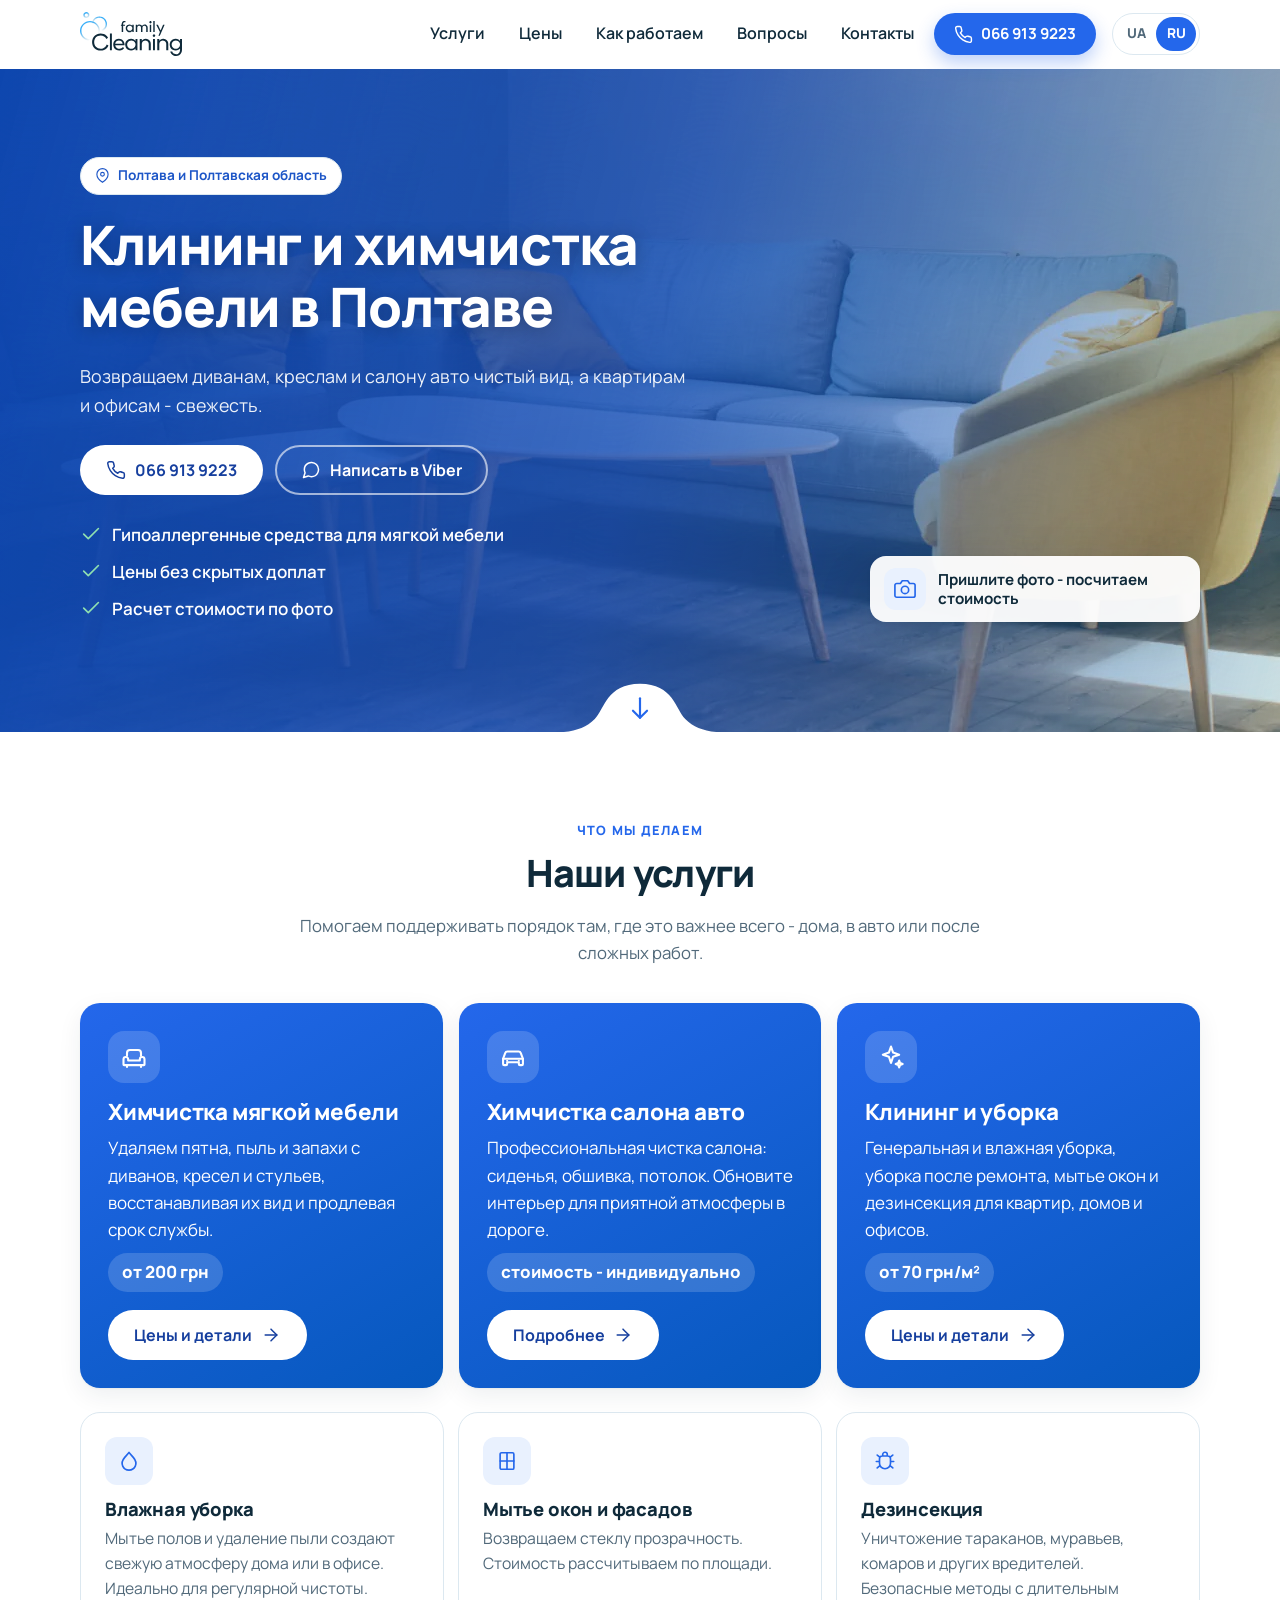
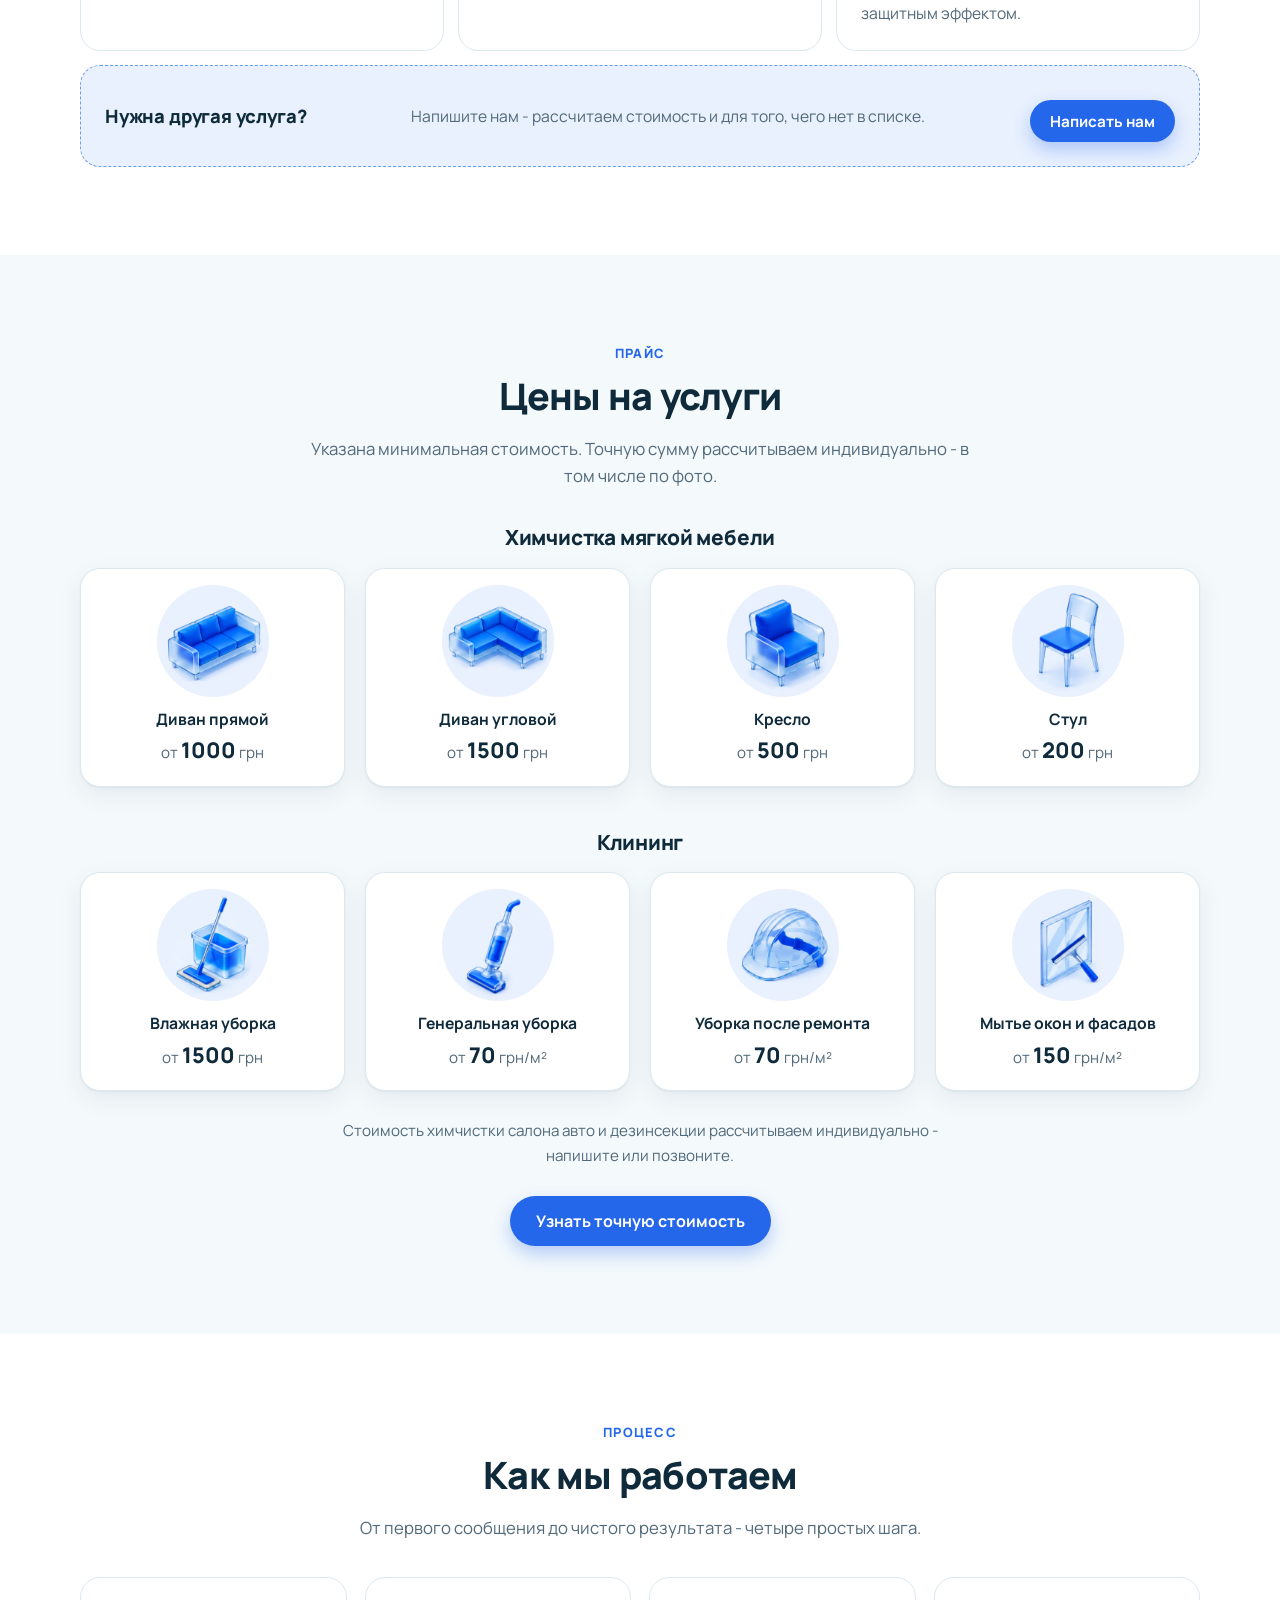
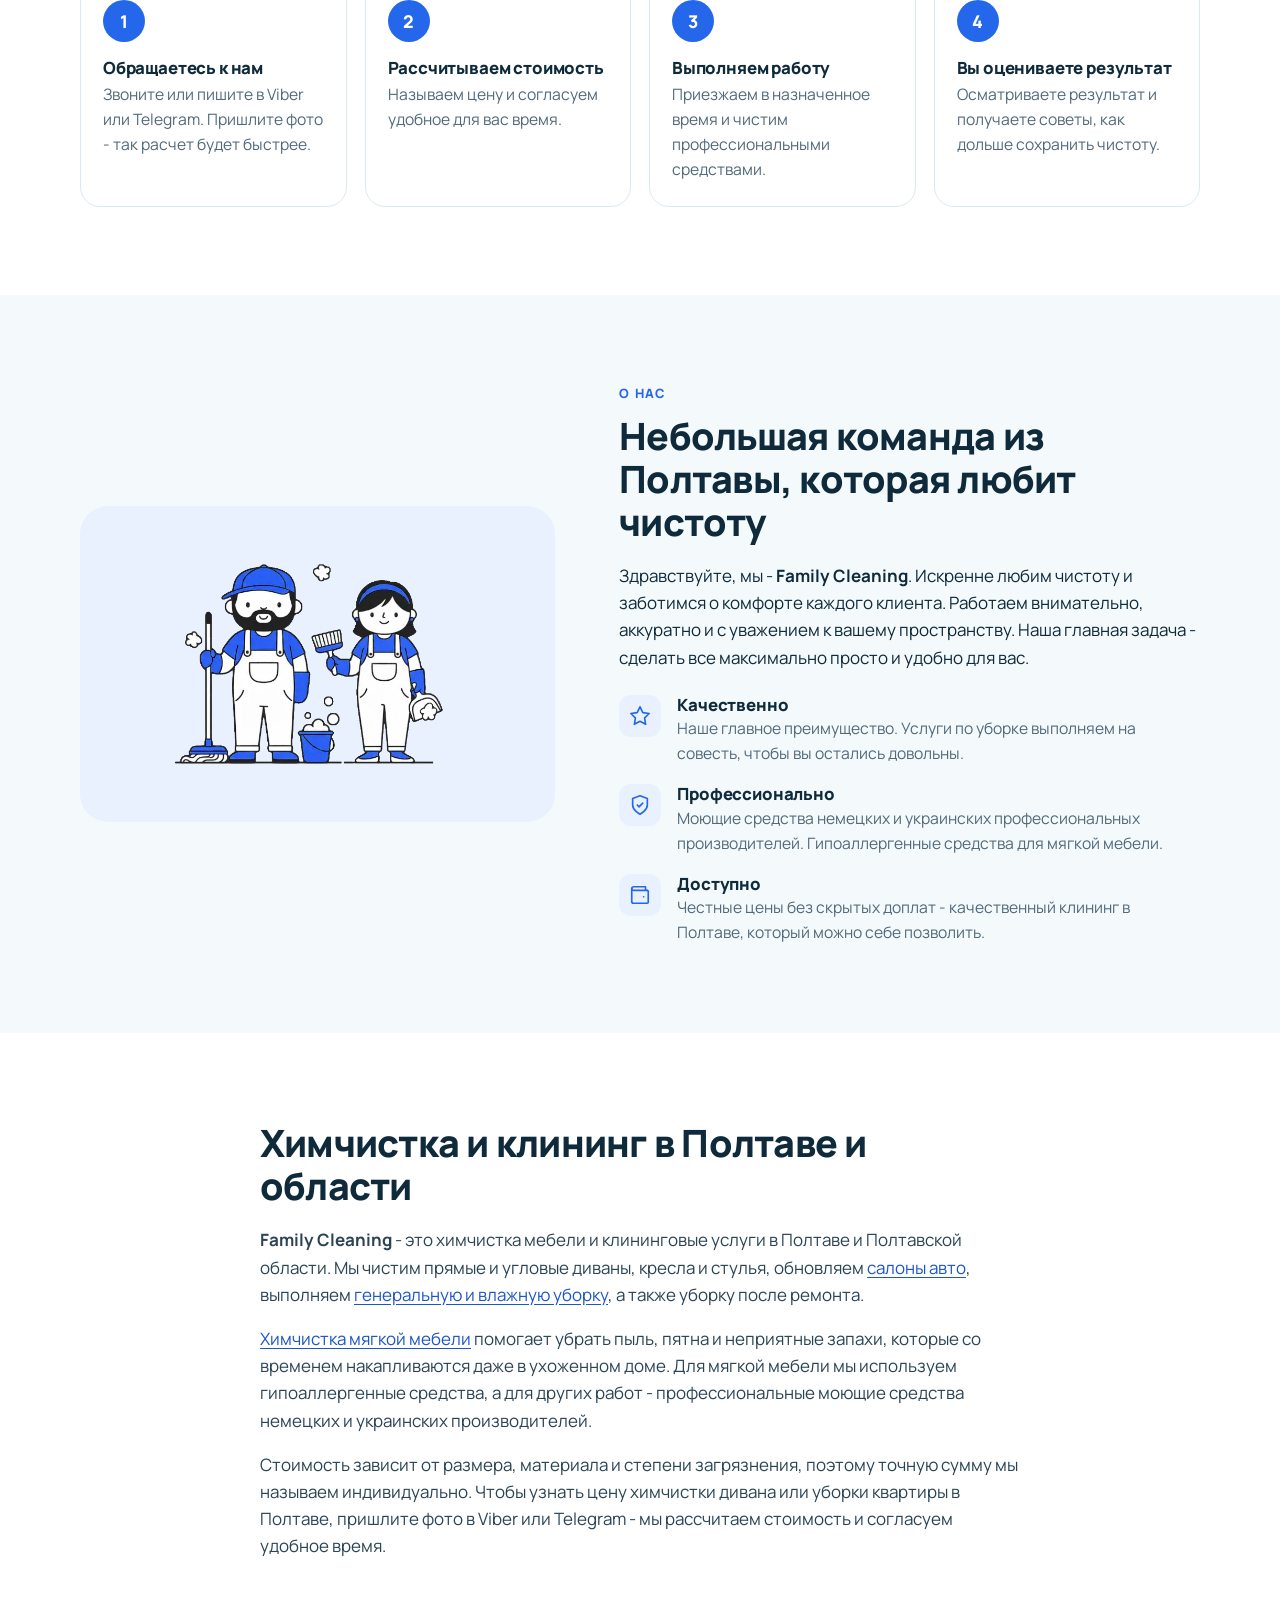
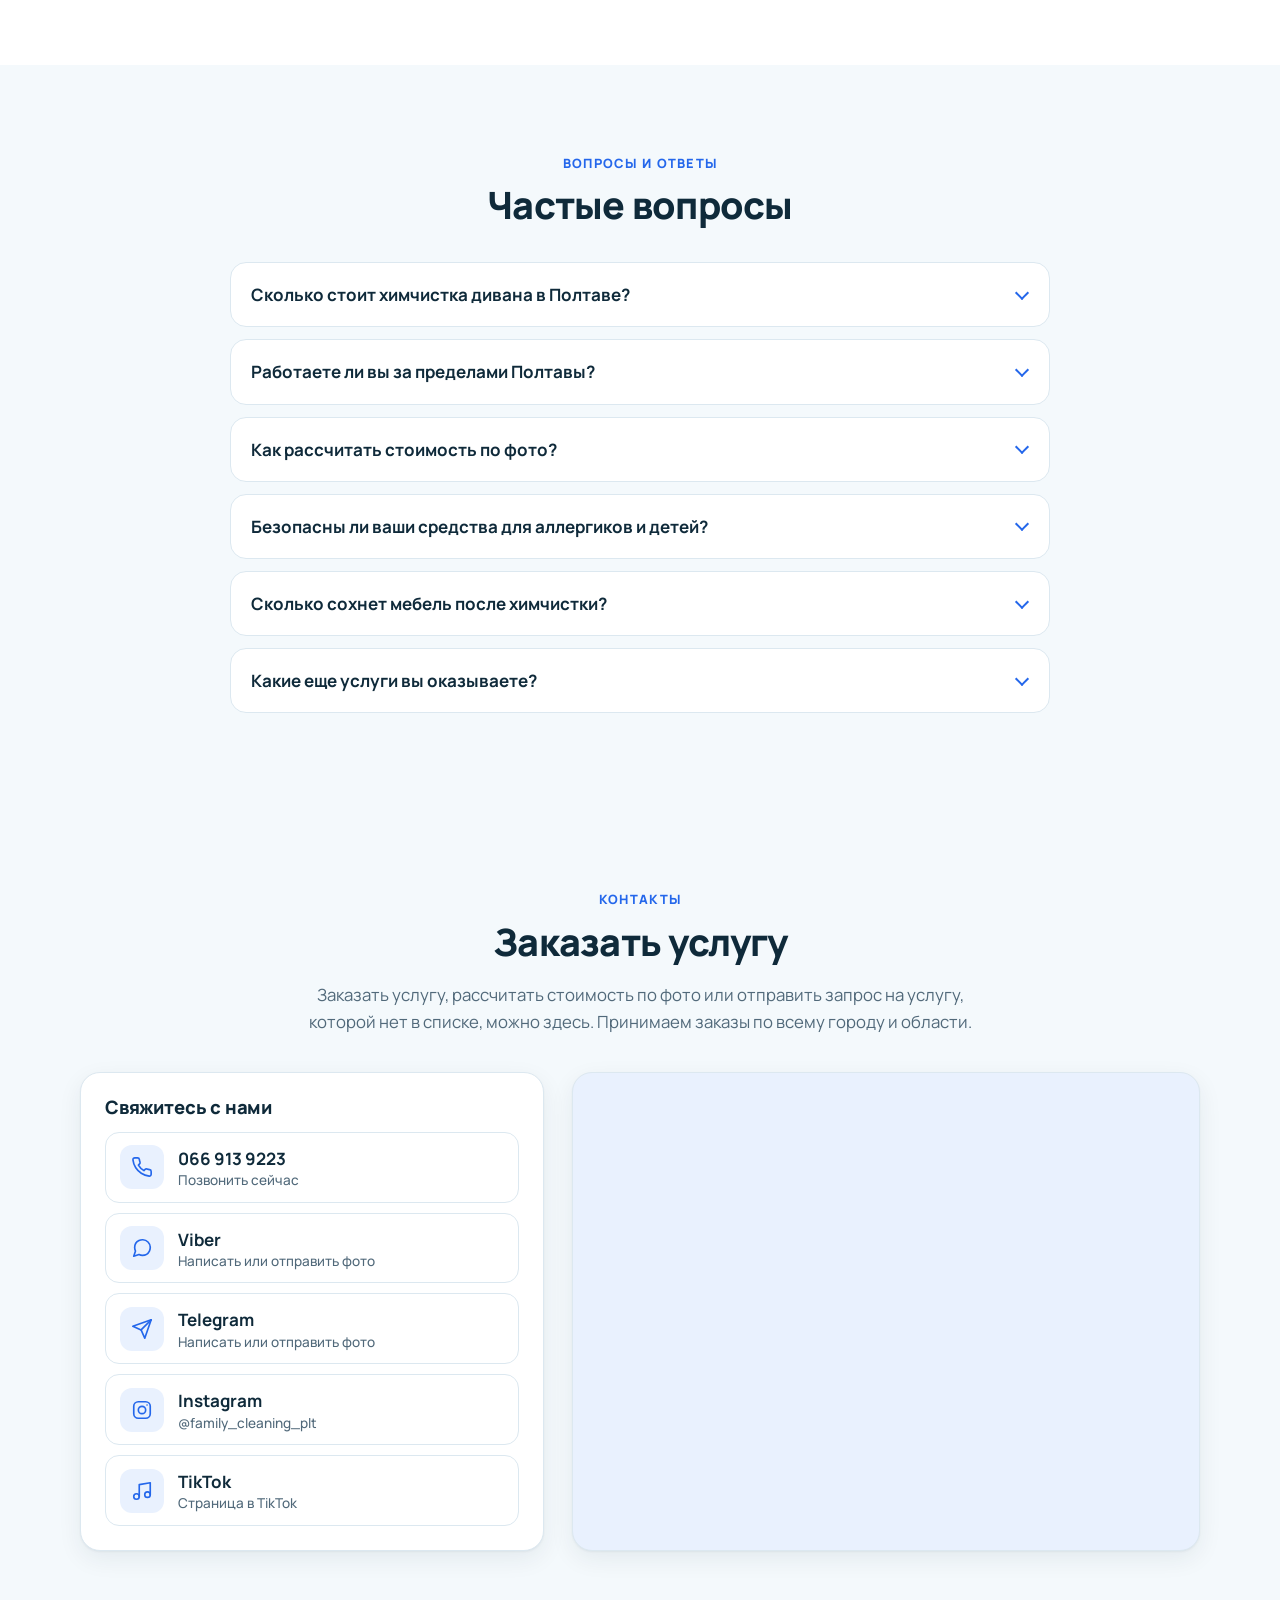
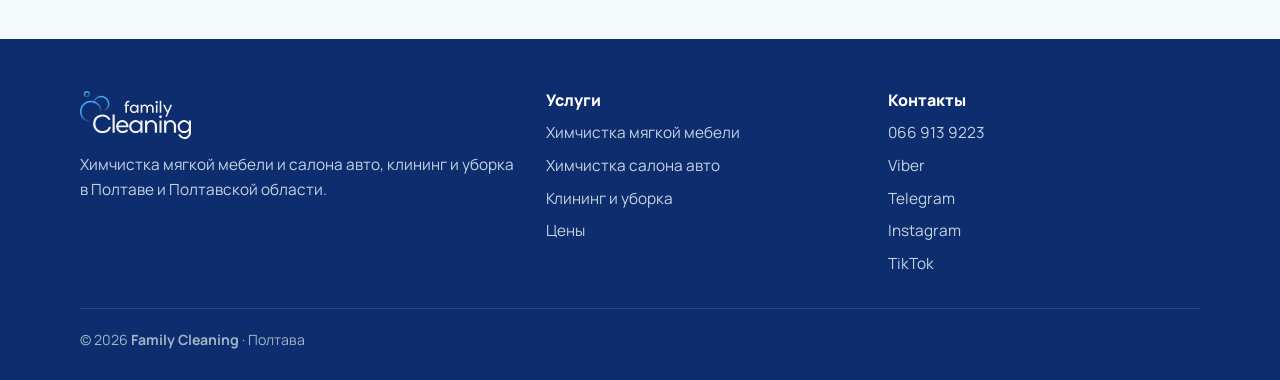
<file: ru/index.html>
<!DOCTYPE html>
<html lang="ru" data-alt="../">
<head>
<meta charset="utf-8">
<meta name="viewport" content="width=device-width, initial-scale=1">
<script>(function(){var d=document.documentElement;d.classList.add('js');try{var p=localStorage.getItem('fc_lang'),a=d.getAttribute('data-alt');if((p==='uk'||p==='ru')&&a&&p!==d.lang){location.replace(new URL(a,location.href).href+location.search+location.hash);}}catch(e){}})();</script>
<title>Клининг и химчистка мебели в Полтаве - Family Cleaning</title>
<meta name="description" content="Химчистка диванов, кресел и салона авто, генеральная уборка и уборка после ремонта в Полтаве и области. Цены от 200 грн. Расчет по фото.">
<link rel="canonical" href="https://famclean.com.ua/ru/">
<link rel="alternate" hreflang="uk" href="https://famclean.com.ua/">
<link rel="alternate" hreflang="ru" href="https://famclean.com.ua/ru/">
<link rel="alternate" hreflang="x-default" href="https://famclean.com.ua/">
<meta property="og:type" content="website">
<meta property="og:locale" content="ru_RU">
<meta property="og:locale:alternate" content="uk_UA">
<meta property="og:site_name" content="Family Cleaning">
<meta property="og:title" content="Клининг и химчистка мебели в Полтаве - Family Cleaning">
<meta property="og:description" content="Химчистка диванов, кресел и салона авто, генеральная уборка и уборка после ремонта в Полтаве и области. Цены от 200 грн. Расчет по фото.">
<meta property="og:url" content="https://famclean.com.ua/ru/">
<meta property="og:image" content="https://famclean.com.ua/img/og-cover-ru.jpg">
<meta property="og:image:width" content="1200">
<meta property="og:image:height" content="630">
<meta property="og:image:alt" content="Family Cleaning - клининг и химчистка мебели в Полтаве">
<meta name="twitter:card" content="summary_large_image">
<meta name="theme-color" content="#2467eb">
<meta name="google-site-verification" content="99--LuBpgoL34rDlay3CEURhuqWhSlvif_Wz9FNeY6w">
<link rel="icon" href="../img/favicon.ico" sizes="any">
<link rel="icon" type="image/png" sizes="32x32" href="../img/favicon-32x32.png">
<link rel="icon" type="image/png" sizes="16x16" href="../img/favicon-16x16.png">
<link rel="apple-touch-icon" sizes="180x180" href="../img/apple-touch-icon.png">
<link rel="manifest" href="../site.webmanifest">
<link rel="preconnect" href="https://fonts.googleapis.com">
<link rel="preconnect" href="https://fonts.gstatic.com" crossorigin>
<link rel="stylesheet" href="https://fonts.googleapis.com/css2?family=Manrope:wght@400;500;600;700;800&amp;display=swap">
<link rel="stylesheet" href="../css/style.css?v=20261111">
<script type="application/ld+json">{"@context":"https://schema.org","@type":"LocalBusiness","@id":"https://famclean.com.ua/#business","name":"Family Cleaning","alternateName":"FamClean","url":"https://famclean.com.ua/","telephone":"+380669139223","image":"https://famclean.com.ua/img/og-cover.jpg","logo":"https://famclean.com.ua/img/android-chrome-512x512.png","description":"Химчистка мягкой мебели и салона авто, генеральная уборка и уборка после ремонта в Полтаве и Полтавской области.","address":{"@type":"PostalAddress","addressLocality":"Полтава","addressRegion":"Полтавская область","addressCountry":"UA"},"areaServed":[{"@type":"City","name":"Полтава"},{"@type":"AdministrativeArea","name":"Полтавская область"}],"sameAs":["https://instagram.com/family_cleaning_plt/","https://www.tiktok.com/@family_cleaning_plt"],"inLanguage":"ru","hasOfferCatalog":{"@type":"OfferCatalog","name":"Услуги Family Cleaning","itemListElement":[{"@type":"Offer","itemOffered":{"@type":"Service","name":"Химчистка прямого дивана"},"priceSpecification":{"@type":"UnitPriceSpecification","minPrice":1000,"priceCurrency":"UAH"}},{"@type":"Offer","itemOffered":{"@type":"Service","name":"Химчистка углового дивана"},"priceSpecification":{"@type":"UnitPriceSpecification","minPrice":1500,"priceCurrency":"UAH"}},{"@type":"Offer","itemOffered":{"@type":"Service","name":"Химчистка кресла"},"priceSpecification":{"@type":"UnitPriceSpecification","minPrice":500,"priceCurrency":"UAH"}},{"@type":"Offer","itemOffered":{"@type":"Service","name":"Химчистка стула"},"priceSpecification":{"@type":"UnitPriceSpecification","minPrice":200,"priceCurrency":"UAH"}},{"@type":"Offer","itemOffered":{"@type":"Service","name":"Влажная уборка"},"priceSpecification":{"@type":"UnitPriceSpecification","minPrice":1500,"priceCurrency":"UAH"}},{"@type":"Offer","itemOffered":{"@type":"Service","name":"Генеральная уборка"},"priceSpecification":{"@type":"UnitPriceSpecification","minPrice":70,"priceCurrency":"UAH","unitCode":"MTK","unitText":"м²"}},{"@type":"Offer","itemOffered":{"@type":"Service","name":"Уборка после ремонта"},"priceSpecification":{"@type":"UnitPriceSpecification","minPrice":70,"priceCurrency":"UAH","unitCode":"MTK","unitText":"м²"}},{"@type":"Offer","itemOffered":{"@type":"Service","name":"Мытье окон и фасадов"},"priceSpecification":{"@type":"UnitPriceSpecification","minPrice":150,"priceCurrency":"UAH","unitCode":"MTK","unitText":"м²"}}]}}</script>
<script type="application/ld+json">{"@context":"https://schema.org","@type":"FAQPage","inLanguage":"ru","mainEntity":[{"@type":"Question","name":"Сколько стоит химчистка дивана в Полтаве?","acceptedAnswer":{"@type":"Answer","text":"Химчистка прямого дивана - от 1000 грн, углового - от 1500 грн. Окончательная стоимость зависит от размера, материала обивки и степени загрязнения, поэтому мы рассчитываем ее индивидуально - в том числе по фото."}},{"@type":"Question","name":"Работаете ли вы за пределами Полтавы?","acceptedAnswer":{"@type":"Answer","text":"Да, принимаем заказы по всему городу и области. Напишите или позвоните - согласуем детали."}},{"@type":"Question","name":"Как рассчитать стоимость по фото?","acceptedAnswer":{"@type":"Answer","text":"Пришлите несколько фото того, что нужно почистить, в Viber или Telegram и коротко опишите задачу. Мы рассчитаем стоимость и предложим удобное время."}},{"@type":"Question","name":"Безопасны ли ваши средства для аллергиков и детей?","acceptedAnswer":{"@type":"Answer","text":"Для мягкой мебели мы используем гипоаллергенные средства. Если в семье есть аллергики, маленькие дети или домашние животные, сообщите нам заранее - учтем это во время работы."}},{"@type":"Question","name":"Сколько сохнет мебель после химчистки?","acceptedAnswer":{"@type":"Answer","text":"Время высыхания зависит от ткани, толщины наполнителя и вентиляции в комнате - обычно от нескольких часов до суток. Проветривайте помещение и не пользуйтесь мебелью, пока обивка полностью не высохнет."}},{"@type":"Question","name":"Какие еще услуги вы оказываете?","acceptedAnswer":{"@type":"Answer","text":"Кроме химчистки мебели и салона авто, мы выполняем генеральную и влажную уборку, уборку после ремонта, мытье окон и фасадов, а также дезинсекцию."}}]}</script>
<!-- Google tag (gtag.js) -->
<script async src="https://www.googletagmanager.com/gtag/js?id=G-ZP1D5EXPBN"></script>
<script>window.dataLayer=window.dataLayer||[];function gtag(){dataLayer.push(arguments);}gtag('js',new Date());gtag('config','G-ZP1D5EXPBN');</script>
</head>
<body>
<a class="skip-link" href="#main">Перейти к содержимому</a>
<svg width="0" height="0" style="position:absolute" aria-hidden="true" focusable="false"><defs>
<symbol id="i-phone" viewBox="0 0 24 24"><path d="M22 16.92v3a2 2 0 0 1-2.18 2 19.79 19.79 0 0 1-8.63-3.07 19.5 19.5 0 0 1-6-6 19.79 19.79 0 0 1-3.07-8.67A2 2 0 0 1 4.11 2h3a2 2 0 0 1 2 1.72 12.84 12.84 0 0 0 .7 2.81 2 2 0 0 1-.45 2.11L8.09 9.91a16 16 0 0 0 6 6l1.27-1.27a2 2 0 0 1 2.11-.45 12.84 12.84 0 0 0 2.81.7A2 2 0 0 1 22 16.92z"/></symbol>
<symbol id="i-chat" viewBox="0 0 24 24"><path d="M21 11.5a8.38 8.38 0 0 1-.9 3.8 8.5 8.5 0 0 1-7.6 4.7 8.38 8.38 0 0 1-3.8-.9L3 21l1.9-5.7a8.38 8.38 0 0 1-.9-3.8 8.5 8.5 0 0 1 4.7-7.6 8.38 8.38 0 0 1 3.8-.9h.5a8.48 8.48 0 0 1 8 8v.5z"/></symbol>
<symbol id="i-send" viewBox="0 0 24 24"><path d="M22 2 11 13"/><path d="M22 2 15 22l-4-9-9-4z"/></symbol>
<symbol id="i-insta" viewBox="0 0 24 24"><rect x="3" y="3" width="18" height="18" rx="5"/><circle cx="12" cy="12" r="4"/><path d="M17.5 6.5h.01"/></symbol>
<symbol id="i-music" viewBox="0 0 24 24"><path d="M9 18V5l12-2v13"/><circle cx="6" cy="18" r="3"/><circle cx="18" cy="16" r="3"/></symbol>
<symbol id="i-pin" viewBox="0 0 24 24"><path d="M21 10c0 7-9 13-9 13S3 17 3 10a9 9 0 0 1 18 0z"/><circle cx="12" cy="10" r="3"/></symbol>
<symbol id="i-check" viewBox="0 0 24 24"><path d="M20 6 9 17l-5-5"/></symbol>
<symbol id="i-arrow" viewBox="0 0 24 24"><path d="M5 12h14"/><path d="m12 5 7 7-7 7"/></symbol>
<symbol id="i-menu" viewBox="0 0 24 24"><path d="M3 6h18M3 12h18M3 18h18"/></symbol>
<symbol id="i-close" viewBox="0 0 24 24"><path d="M18 6 6 18M6 6l12 12"/></symbol>
<symbol id="i-camera" viewBox="0 0 24 24"><path d="M23 19a2 2 0 0 1-2 2H3a2 2 0 0 1-2-2V8a2 2 0 0 1 2-2h4l2-3h6l2 3h4a2 2 0 0 1 2 2z"/><circle cx="12" cy="13" r="4"/></symbol>
<symbol id="i-shield" viewBox="0 0 24 24"><path d="M12 22s8-4 8-10V5l-8-3-8 3v7c0 6 8 10 8 10z"/><path d="m9 12 2 2 4-4"/></symbol>
<symbol id="i-star" viewBox="0 0 24 24"><path d="m12 2 3.09 6.26L22 9.27l-5 4.87 1.18 6.88L12 17.77l-6.18 3.25L7 14.14 2 9.27l6.91-1.01z"/></symbol>
<symbol id="i-wallet" viewBox="0 0 24 24"><path d="M20 7H5a2 2 0 0 1 0-4h13v4"/><path d="M3 5v14a2 2 0 0 0 2 2h15a1 1 0 0 0 1-1V8a1 1 0 0 0-1-1"/><path d="M16 14h.01"/></symbol>
<symbol id="i-sofa" viewBox="0 0 24 24"><path d="M6 11V8.5A2.5 2.5 0 0 1 8.5 6h7A2.5 2.5 0 0 1 18 8.5V11"/><path d="M3 14a2 2 0 0 1 4 0v1h10v-1a2 2 0 0 1 4 0v4.5a.5.5 0 0 1-.5.5h-17a.5.5 0 0 1-.5-.5z"/><path d="M6 19v1.5M18 19v1.5"/></symbol>
<symbol id="i-car" viewBox="0 0 24 24"><path d="m3.5 13.5 1.8-4.9a2 2 0 0 1 1.9-1.3h9.6a2 2 0 0 1 1.9 1.3l1.8 4.9"/><path d="M3.5 13.5h17V18a1 1 0 0 1-1 1H18a1 1 0 0 1-1-1v-1.5H7V18a1 1 0 0 1-1 1H4.5a1 1 0 0 1-1-1z"/><path d="M7 15.2h.01M17 15.2h.01"/></symbol>
<symbol id="i-sparkle" viewBox="0 0 24 24"><path d="m12 3 1.8 5.2L19 10l-5.2 1.8L12 17l-1.8-5.2L5 10l5.2-1.8z"/><path d="m19 15 .8 2.2L22 18l-2.2.8L19 21l-.8-2.2L16 18l2.2-.8z"/></symbol>
<symbol id="i-tool" viewBox="0 0 24 24"><path d="M14.7 6.3a1 1 0 0 0 0 1.4l1.6 1.6a1 1 0 0 0 1.4 0l3.77-3.77a6 6 0 0 1-7.94 7.94l-6.91 6.91a2.12 2.12 0 0 1-3-3l6.91-6.91a6 6 0 0 1 7.94-7.94l-3.76 3.76z"/></symbol>
<symbol id="i-drop" viewBox="0 0 24 24"><path d="m12 2.69 4.8619 5.66C22.57712 15 18.127128 22.008301 12.005 22.008301 5.8828718 22.008301 1.5 14.921903 7.1480998 8.35z"/></symbol>
<symbol id="i-window" viewBox="0 0 24 24"><rect x="4.5" y="3" width="15" height="18" rx="1.5"/><path d="M12 3v18M4.5 12h15"/></symbol>
<symbol id="i-bug" viewBox="0 0 24 24"><path d="m21.5 12.5h-3m2-7-2.5 2M17.5 17l3 2.5M9.5 6v-1C9.5 3.6932934 10.494907 2.5 12 2.5c1.505093 0 2.5 1.1790416 2.5 2.5v1m-11-.5 2.5 2M18 9.5V14.5c0 3.355263-2.667143 5.982763-6.004534 5.982763-3.337391 0-5.995466-2.6275-5.995466-5.982763V9.5c0-1.7342599 1.181368-3 3-3H15c1.733122 0 3 1.2657401 3 3zM2.5 12.5h3m1 4.5-3 2.5"/></symbol>
</defs></svg>
<header class="site-header">
<div class="container header-inner">
<a class="brand" href="./" aria-label="Family Cleaning - на главную"><img src="../img/logo-dark.svg" width="120" height="52" alt="Family Cleaning"></a>
<nav class="nav" id="nav" aria-label="Главное меню">
<a href="./#services">Услуги</a>
<a href="./#prices">Цены</a>
<a href="./#how">Как работаем</a>
<a href="./#faq">Вопросы</a>
<a href="./#contact">Контакты</a>
</nav>
<a class="btn btn--primary btn--sm header-phone" href="tel:+380669139223"><svg class="ico" aria-hidden="true"><use href="#i-phone"/></svg> 066 913 9223</a>
<div class="lang" role="group" aria-label="Язык"><a href="../" lang="uk" hreflang="uk" data-lang-switch="uk" aria-label="Українська">UA</a><a href="./" lang="ru" hreflang="ru" data-lang-switch="ru" aria-label="Русский" aria-current="true">RU</a></div>
<button class="burger" type="button" aria-expanded="false" aria-controls="nav" aria-label="Открыть меню" data-label-open="Открыть меню" data-label-close="Закрыть меню"><svg class="ico" aria-hidden="true"><use href="#i-menu"/></svg></button>
</div>
</header>
<main id="main">

<section class="hero">
<img class="hero-bg" src="../img/hero-1280.webp" srcset="../img/hero-800.webp 800w, ../img/hero-1280.webp 1280w, ../img/clean-bg.webp 1920w" sizes="100vw" width="1920" height="1280" alt="Серое мягкое кресло в интерьере - химчистка мебели в Полтаве" fetchpriority="high" decoding="async">
<div class="hero-shade" aria-hidden="true"></div>
<div class="container hero-content">
<div class="hero-copy">
<span class="chip"><svg class="ico" aria-hidden="true"><use href="#i-pin"/></svg> Полтава и Полтавская область</span>
<h1>Клининг и химчистка мебели в Полтаве</h1>
<p class="lead">Возвращаем диванам, креслам и салону авто чистый вид, а квартирам и офисам - свежесть.</p>
<div class="btn-row">
<a class="btn btn--light" href="tel:+380669139223"><svg class="ico" aria-hidden="true"><use href="#i-phone"/></svg> 066 913 9223</a>
<a class="btn btn--outline-light" href="viber://chat?number=%2B380669139223"><svg class="ico" aria-hidden="true"><use href="#i-chat"/></svg> Написать в Viber</a>
</div>
<ul class="hero-points">
<li><svg class="ico" aria-hidden="true"><use href="#i-check"/></svg> Гипоаллергенные средства для мягкой мебели</li>
<li><svg class="ico" aria-hidden="true"><use href="#i-check"/></svg> Цены без скрытых доплат</li>
<li><svg class="ico" aria-hidden="true"><use href="#i-check"/></svg> Расчет стоимости по фото</li>
</ul>
</div>
<div class="hero-badge"><span class="tile-ico"><svg class="ico" aria-hidden="true"><use href="#i-camera"/></svg></span><span>Пришлите фото - посчитаем стоимость</span></div>
</div>
<a class="hero-scroll" href="#services" aria-label="Перейти к услугам"><svg class="ico" viewBox="0 0 24 24" aria-hidden="true"><path d="M12 3v18"/><path d="m5.5 14.5 6.5 6.5 6.5-6.5"/></svg></a>
</section>

<section class="section" id="services">
<div class="container">
<div class="section-head"><span class="eyebrow">Что мы делаем</span><h2>Наши услуги</h2><p>Помогаем поддерживать порядок там, где это важнее всего - дома, в авто или после сложных работ.</p></div>
<div class="cards-feature">
<article class="card-feature">
<span class="tile-ico"><svg class="ico" aria-hidden="true"><use href="#i-sofa"/></svg></span>
<h3>Химчистка мягкой мебели</h3>
<p>Удаляем пятна, пыль и запахи с диванов, кресел и стульев, восстанавливая их вид и продлевая срок службы.</p>
<span class="price-tag">от 200 грн</span>
<a class="btn btn--light" href="himchistka-mebliv-poltava/">Цены и детали <svg class="ico" aria-hidden="true"><use href="#i-arrow"/></svg></a>
</article>
<article class="card-feature">
<span class="tile-ico"><svg class="ico" aria-hidden="true"><use href="#i-car"/></svg></span>
<h3>Химчистка салона авто</h3>
<p>Профессиональная чистка салона: сиденья, обшивка, потолок. Обновите интерьер для приятной атмосферы в дороге.</p>
<span class="price-tag">стоимость - индивидуально</span>
<a class="btn btn--light" href="himchistka-salonu-avto-poltava/">Подробнее <svg class="ico" aria-hidden="true"><use href="#i-arrow"/></svg></a>
</article>
<article class="card-feature">
<span class="tile-ico"><svg class="ico" aria-hidden="true"><use href="#i-sparkle"/></svg></span>
<h3>Клининг и уборка</h3>
<p>Генеральная и влажная уборка, уборка после ремонта, мытье окон и дезинсекция для квартир, домов и офисов.</p>
<span class="price-tag">от 70 грн/м²</span>
<a class="btn btn--light" href="klining-poltava/">Цены и детали <svg class="ico" aria-hidden="true"><use href="#i-arrow"/></svg></a>
</article>
</div>
<div class="cards-grid">
<a class="card card--link" href="klining-poltava/#wet">
<span class="tile-ico"><svg class="ico" aria-hidden="true"><use href="#i-drop"/></svg></span>
<h3>Влажная уборка</h3>
<p>Мытье полов и удаление пыли создают свежую атмосферу дома или в офисе. Идеально для регулярной чистоты.</p>
</a>
<a class="card card--link" href="klining-poltava/#windows">
<span class="tile-ico"><svg class="ico" aria-hidden="true"><use href="#i-window"/></svg></span>
<h3>Мытье окон и фасадов</h3>
<p>Возвращаем стеклу прозрачность. Стоимость рассчитываем по площади.</p>
</a>
<a class="card card--link" href="klining-poltava/#pest">
<span class="tile-ico"><svg class="ico" aria-hidden="true"><use href="#i-bug"/></svg></span>
<h3>Дезинсекция</h3>
<p>Уничтожение тараканов, муравьев, комаров и других вредителей. Безопасные методы с длительным защитным эффектом.</p>
</a>
<article class="card card--cta">
<h3>Нужна другая услуга?</h3>
<p>Напишите нам - рассчитаем стоимость и для того, чего нет в списке.</p>
<a class="btn btn--primary btn--sm" href="#contact">Написать нам</a>
</article>
</div>
</div>
</section>

<section class="section section--alt" id="prices">
<div class="container">
<div class="section-head"><span class="eyebrow">Прайс</span><h2>Цены на услуги</h2><p>Указана минимальная стоимость. Точную сумму рассчитываем индивидуально - в том числе по фото.</p></div>
<div class="price-block">
<h3>Химчистка мягкой мебели</h3>
<div class="price-grid">
<div class="price-card">
<div class="price-thumb"><img src="../img/cat/sofa.webp" alt="Химчистка прямого дивана" width="256" height="256" loading="lazy" decoding="async"></div>
<h4>Диван прямой</h4>
<p class="price">от <strong>1000</strong> грн</p>
</div>
<div class="price-card">
<div class="price-thumb"><img src="../img/cat/sofa_cor.webp" alt="Химчистка углового дивана" width="256" height="256" loading="lazy" decoding="async"></div>
<h4>Диван угловой</h4>
<p class="price">от <strong>1500</strong> грн</p>
</div>
<div class="price-card">
<div class="price-thumb"><img src="../img/cat/armchair.webp" alt="Химчистка кресла" width="256" height="256" loading="lazy" decoding="async"></div>
<h4>Кресло</h4>
<p class="price">от <strong>500</strong> грн</p>
</div>
<div class="price-card">
<div class="price-thumb"><img src="../img/cat/chair.webp" alt="Химчистка стула" width="256" height="256" loading="lazy" decoding="async"></div>
<h4>Стул</h4>
<p class="price">от <strong>200</strong> грн</p>
</div>
</div>
</div>
<div class="price-block">
<h3>Клининг</h3>
<div class="price-grid">
<div class="price-card">
<div class="price-thumb"><img src="../img/cat/mop.webp" alt="Влажная уборка" width="256" height="256" loading="lazy" decoding="async"></div>
<h4>Влажная уборка</h4>
<p class="price">от <strong>1500</strong> грн</p>
</div>
<div class="price-card">
<div class="price-thumb"><img src="../img/cat/gen_clean.webp" alt="Генеральная уборка" width="256" height="256" loading="lazy" decoding="async"></div>
<h4>Генеральная уборка</h4>
<p class="price">от <strong>70</strong> грн/м²</p>
</div>
<div class="price-card">
<div class="price-thumb"><img src="../img/cat/after-repair.webp" alt="Уборка после ремонта" width="256" height="256" loading="lazy" decoding="async"></div>
<h4>Уборка после ремонта</h4>
<p class="price">от <strong>70</strong> грн/м²</p>
</div>
<div class="price-card">
<div class="price-thumb"><img src="../img/cat/window.webp" alt="Мытье окон и фасадов" width="256" height="256" loading="lazy" decoding="async"></div>
<h4>Мытье окон и фасадов</h4>
<p class="price">от <strong>150</strong> грн/м²</p>
</div>
</div>
</div>
<p class="price-note">Стоимость химчистки салона авто и дезинсекции рассчитываем индивидуально - напишите или позвоните.</p>
<div class="price-cta"><a class="btn btn--primary" href="#contact">Узнать точную стоимость</a></div>
</div>
</section>

<section class="section" id="how">
<div class="container">
<div class="section-head"><span class="eyebrow">Процесс</span><h2>Как мы работаем</h2><p>От первого сообщения до чистого результата - четыре простых шага.</p></div>
<ol class="steps">
<li><h3>Обращаетесь к нам</h3><p>Звоните или пишите в Viber или Telegram. Пришлите фото - так расчет будет быстрее.</p></li>
<li><h3>Рассчитываем стоимость</h3><p>Называем цену и согласуем удобное для вас время.</p></li>
<li><h3>Выполняем работу</h3><p>Приезжаем в назначенное время и чистим профессиональными средствами.</p></li>
<li><h3>Вы оцениваете результат</h3><p>Осматриваете результат и получаете советы, как дольше сохранить чистоту.</p></li>
</ol>
</div>
</section>

<section class="section section--alt" id="about">
<div class="container about-grid">
<div class="about-art"><img src="../img/about-img.webp" width="800" height="496" alt="Иллюстрация: двое клинеров со шваброй, щеткой и ведром" loading="lazy" decoding="async"></div>
<div>
<span class="eyebrow">О нас</span>
<h2>Небольшая команда из Полтавы, которая любит чистоту</h2>
<p>Здравствуйте, мы - <strong>Family Cleaning</strong>. Искренне любим чистоту и заботимся о комфорте каждого клиента. Работаем внимательно, аккуратно и с уважением к вашему пространству. Наша главная задача - сделать все максимально просто и удобно для вас.</p>
<ul class="features">
<li><span class="tile-ico"><svg class="ico" aria-hidden="true"><use href="#i-star"/></svg></span><div><h3>Качественно</h3><p>Наше главное преимущество. Услуги по уборке выполняем на совесть, чтобы вы остались довольны.</p></div></li>
<li><span class="tile-ico"><svg class="ico" aria-hidden="true"><use href="#i-shield"/></svg></span><div><h3>Профессионально</h3><p>Моющие средства немецких и украинских профессиональных производителей. Гипоаллергенные средства для мягкой мебели.</p></div></li>
<li><span class="tile-ico"><svg class="ico" aria-hidden="true"><use href="#i-wallet"/></svg></span><div><h3>Доступно</h3><p>Честные цены без скрытых доплат - качественный клининг в Полтаве, который можно себе позволить.</p></div></li>
</ul>
</div>
</div>
</section>

<section class="section" id="info">
<div class="container">
<div class="prose">
<h2>Химчистка и клининг в Полтаве и области</h2>
<p><strong>Family Cleaning</strong> - это химчистка мебели и клининговые услуги в Полтаве и Полтавской области. Мы чистим прямые и угловые диваны, кресла и стулья, обновляем <a href="himchistka-salonu-avto-poltava/">салоны авто</a>, выполняем <a href="klining-poltava/">генеральную и влажную уборку</a>, а также уборку после ремонта.</p>
<p><a href="himchistka-mebliv-poltava/">Химчистка мягкой мебели</a> помогает убрать пыль, пятна и неприятные запахи, которые со временем накапливаются даже в ухоженном доме. Для мягкой мебели мы используем гипоаллергенные средства, а для других работ - профессиональные моющие средства немецких и украинских производителей.</p>
<p>Стоимость зависит от размера, материала и степени загрязнения, поэтому точную сумму мы называем индивидуально. Чтобы узнать цену химчистки дивана или уборки квартиры в Полтаве, пришлите фото в Viber или Telegram - мы рассчитаем стоимость и согласуем удобное время.</p>
</div>
</div>
</section>

<section class="section section--alt" id="faq">
<div class="container">
<div class="section-head"><span class="eyebrow">Вопросы и ответы</span><h2>Частые вопросы</h2></div>
<div class="faq">
<details><summary>Сколько стоит химчистка дивана в Полтаве?</summary><div class="faq-a"><p>Химчистка прямого дивана - от 1000 грн, углового - от 1500 грн. Окончательная стоимость зависит от размера, материала обивки и степени загрязнения, поэтому мы рассчитываем ее индивидуально - в том числе по фото.</p></div></details>
<details><summary>Работаете ли вы за пределами Полтавы?</summary><div class="faq-a"><p>Да, принимаем заказы по всему городу и области. Напишите или позвоните - согласуем детали.</p></div></details>
<details><summary>Как рассчитать стоимость по фото?</summary><div class="faq-a"><p>Пришлите несколько фото того, что нужно почистить, в Viber или Telegram и коротко опишите задачу. Мы рассчитаем стоимость и предложим удобное время.</p></div></details>
<details><summary>Безопасны ли ваши средства для аллергиков и детей?</summary><div class="faq-a"><p>Для мягкой мебели мы используем гипоаллергенные средства. Если в семье есть аллергики, маленькие дети или домашние животные, сообщите нам заранее - учтем это во время работы.</p></div></details>
<details><summary>Сколько сохнет мебель после химчистки?</summary><div class="faq-a"><p>Время высыхания зависит от ткани, толщины наполнителя и вентиляции в комнате - обычно от нескольких часов до суток. Проветривайте помещение и не пользуйтесь мебелью, пока обивка полностью не высохнет.</p></div></details>
<details><summary>Какие еще услуги вы оказываете?</summary><div class="faq-a"><p>Кроме химчистки мебели и салона авто, мы выполняем генеральную и влажную уборку, уборку после ремонта, мытье окон и фасадов, а также дезинсекцию.</p></div></details>
</div>
</div>
</section>

<section class="section section--alt" id="contact">
<div class="container">
<div class="section-head"><span class="eyebrow">Контакты</span><h2>Заказать услугу</h2><p>Заказать услугу, рассчитать стоимость по фото или отправить запрос на услугу, которой нет в списке, можно здесь. Принимаем заказы по всему городу и области.</p></div>
<div class="contact-grid">
<div class="contact-card">
<h3>Свяжитесь с нами</h3>
<ul class="contact-list">
<li><a href="tel:+380669139223"><span class="tile-ico"><svg class="ico" aria-hidden="true"><use href="#i-phone"/></svg></span><span>066 913 9223<small>Позвонить сейчас</small></span></a></li>
<li><a href="viber://chat?number=%2B380669139223"><span class="tile-ico"><svg class="ico" aria-hidden="true"><use href="#i-chat"/></svg></span><span>Viber<small>Написать или отправить фото</small></span></a></li>
<li><a href="https://t.me/family_cleaning_plt" rel="noopener"><span class="tile-ico"><svg class="ico" aria-hidden="true"><use href="#i-send"/></svg></span><span>Telegram<small>Написать или отправить фото</small></span></a></li>
<li><a href="https://instagram.com/family_cleaning_plt/" rel="noopener"><span class="tile-ico"><svg class="ico" aria-hidden="true"><use href="#i-insta"/></svg></span><span>Instagram<small>@family_cleaning_plt</small></span></a></li>
<li><a href="https://www.tiktok.com/@family_cleaning_plt" rel="noopener"><span class="tile-ico"><svg class="ico" aria-hidden="true"><use href="#i-music"/></svg></span><span>TikTok<small>Страница в TikTok</small></span></a></li>
</ul>
</div>
<div class="map"><iframe src="https://www.google.com/maps/embed?pb=!1m18!1m12!1m3!1d82721.1626801863!2d34.54504792244252!3d49.615919673461676!2m3!1f0!2f0!3f0!3m2!1i1024!2i768!4f13.1!3m3!1m2!1s0x40d825e425e6ba6b%3A0xcf3e6bdfb9e4ca82!2z0J_QvtC70YLQsNCy0LAsINCf0L7Qu9GC0LDQstGB0YzQutCwINC-0LHQu9Cw0YHRgtGMLCAzNjAwMA!5e0!3m2!1suk!2sua!4v1744300834224!5m2!1suk!2sua" title="Карта: Полтава и область" loading="lazy" allowfullscreen referrerpolicy="no-referrer-when-downgrade"></iframe></div>
</div>
</div>
</section>

</main>
<footer class="site-footer">
<div class="container">
<div class="footer-grid">
<div>
<img src="../img/logo.svg" width="120" height="52" alt="Family Cleaning" loading="lazy">
<p>Химчистка мягкой мебели и салона авто, клининг и уборка в Полтаве и Полтавской области.</p>
</div>
<div>
<h2>Услуги</h2>
<ul>
<li><a href="himchistka-mebliv-poltava/">Химчистка мягкой мебели</a></li>
<li><a href="himchistka-salonu-avto-poltava/">Химчистка салона авто</a></li>
<li><a href="klining-poltava/">Клининг и уборка</a></li>
<li><a href="./#prices">Цены</a></li>
</ul>
</div>
<div>
<h2>Контакты</h2>
<ul>
<li><a href="tel:+380669139223">066 913 9223</a></li>
<li><a href="viber://chat?number=%2B380669139223">Viber</a></li>
<li><a href="https://t.me/family_cleaning_plt" rel="noopener">Telegram</a></li>
<li><a href="https://instagram.com/family_cleaning_plt/" rel="noopener">Instagram</a></li>
<li><a href="https://www.tiktok.com/@family_cleaning_plt" rel="noopener">TikTok</a></li>
</ul>
</div>
</div>
<div class="footer-bottom">© 2026 <strong>Family Cleaning</strong> · Полтава</div>
</div>
</footer>
<nav class="mobile-bar" aria-label="Быстрая связь">
<a class="is-primary" href="tel:+380669139223"><svg class="ico" aria-hidden="true"><use href="#i-phone"/></svg><span>Позвонить</span></a>
<a href="viber://chat?number=%2B380669139223"><svg class="ico" aria-hidden="true"><use href="#i-chat"/></svg><span>Viber</span></a>
<a href="https://t.me/family_cleaning_plt" rel="noopener"><svg class="ico" aria-hidden="true"><use href="#i-send"/></svg><span>Telegram</span></a>
</nav>
<script src="../js/main.js?v=20261111" defer></script>
</body>
</html>
</file>
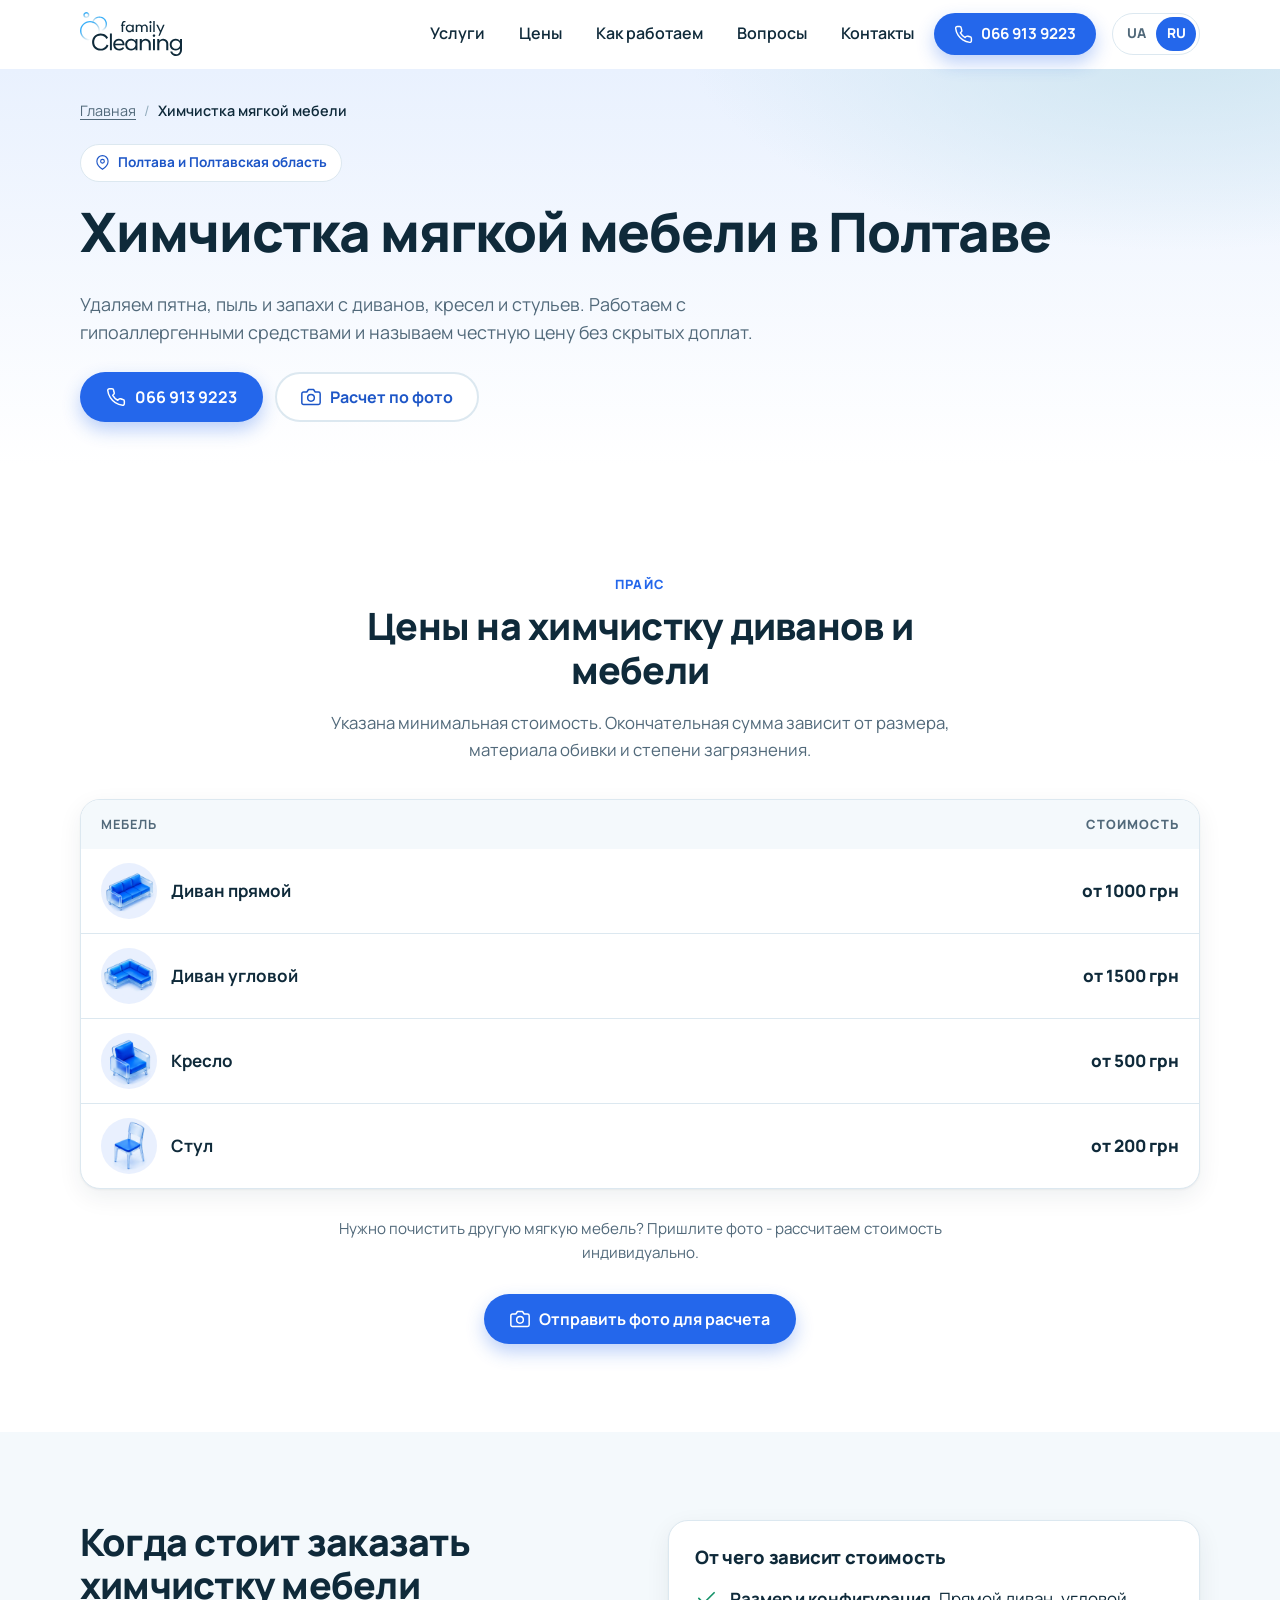
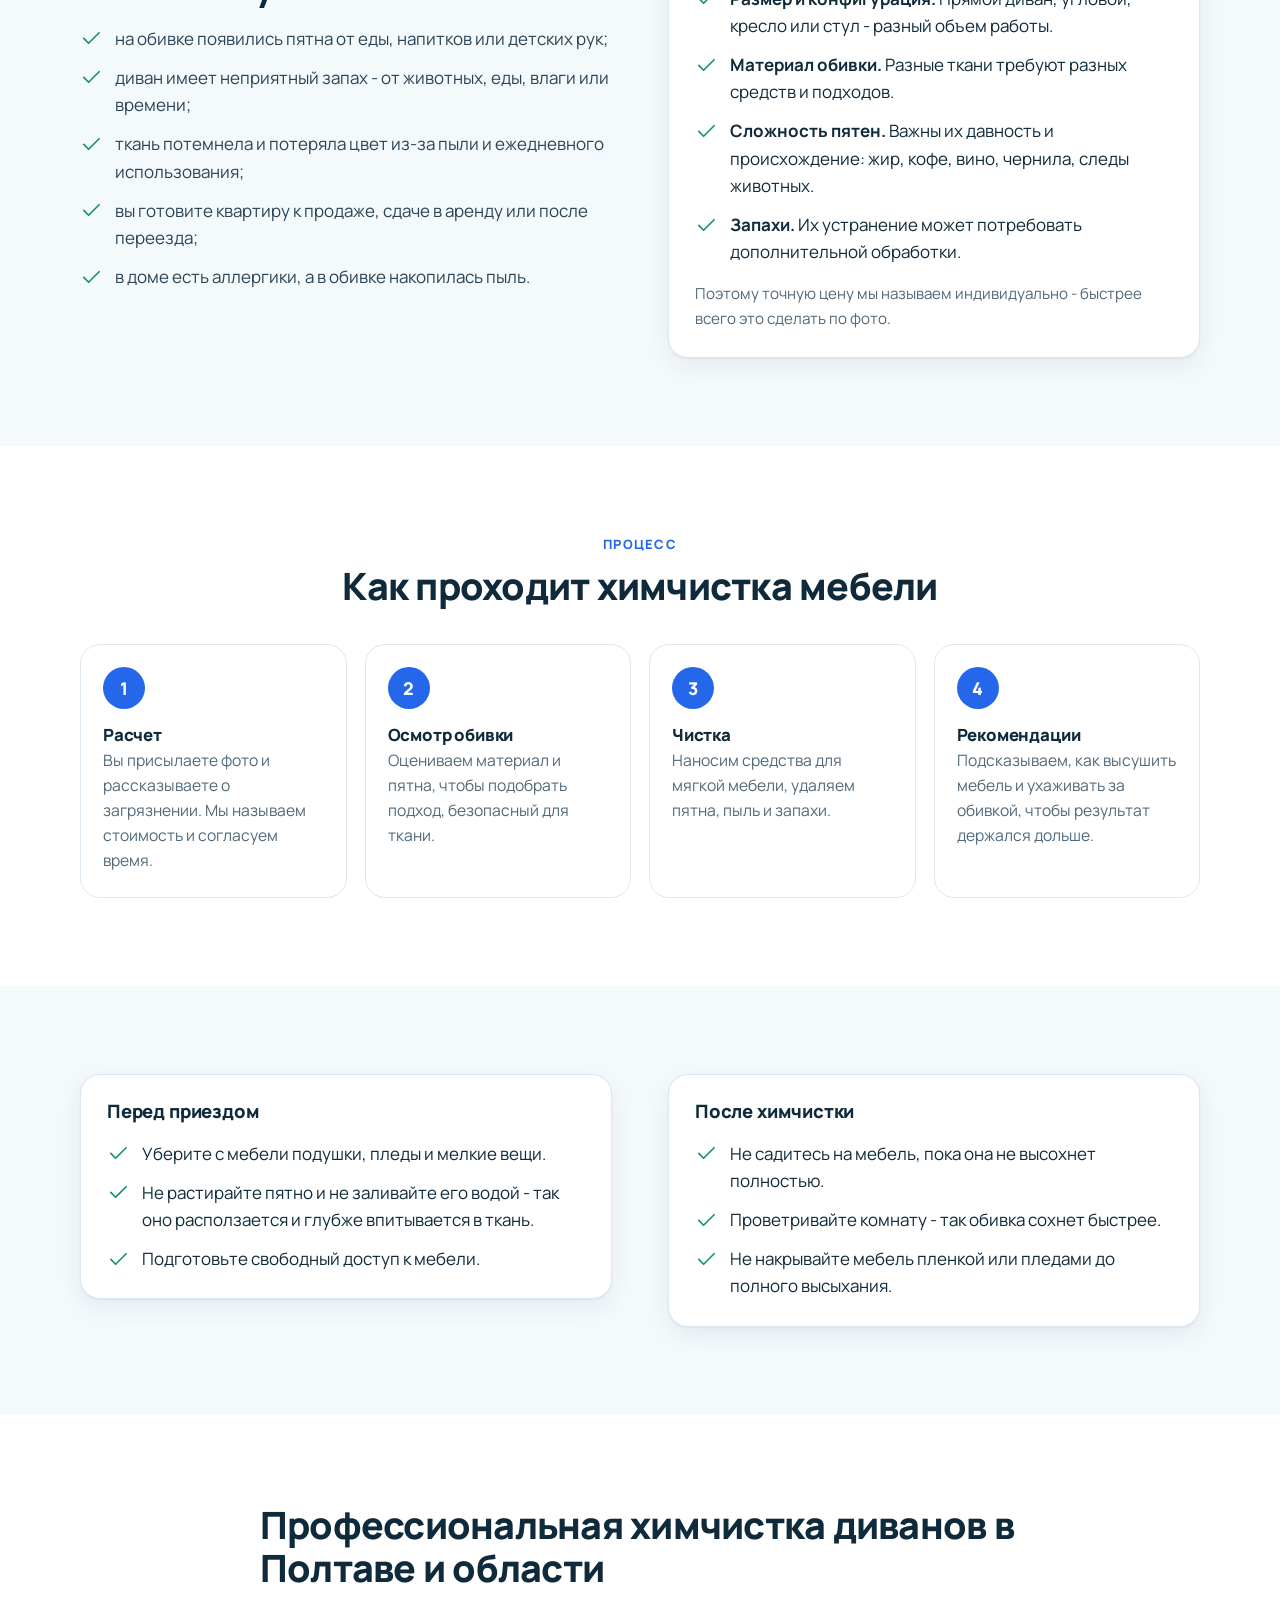
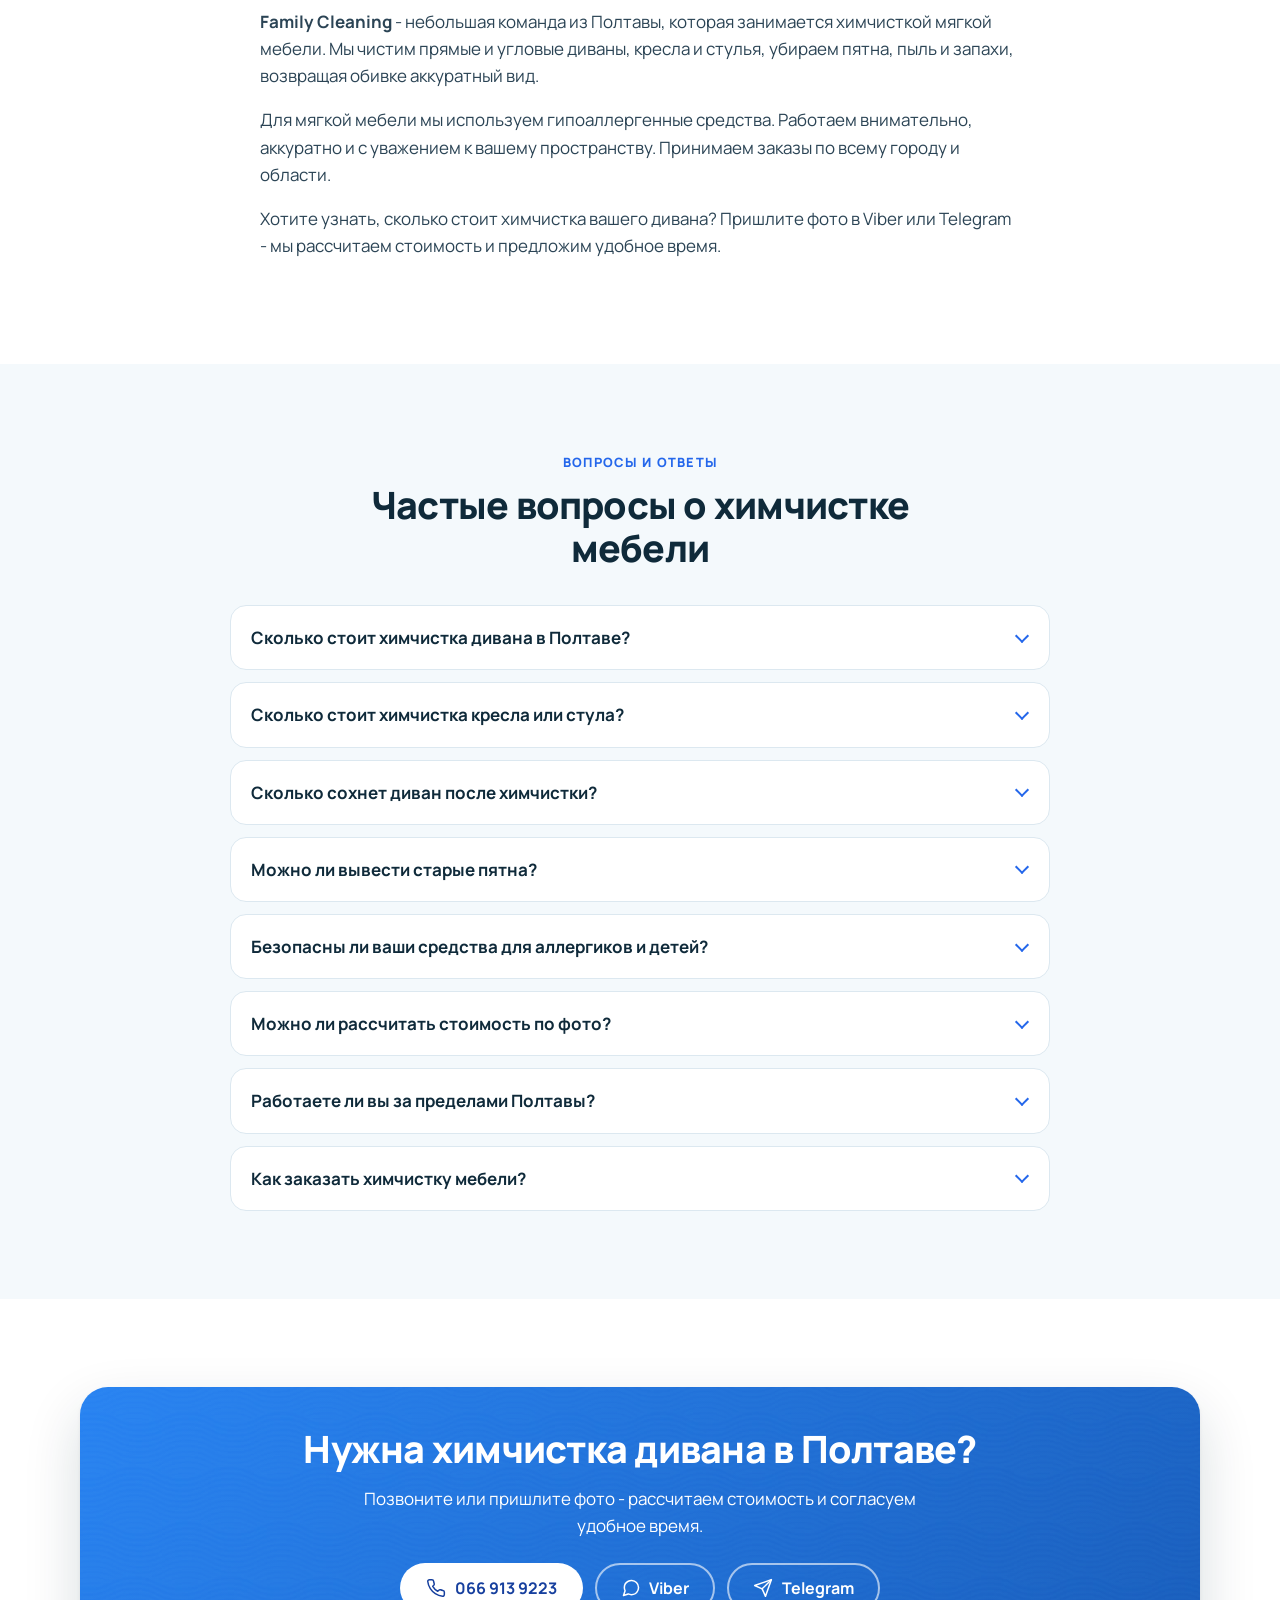
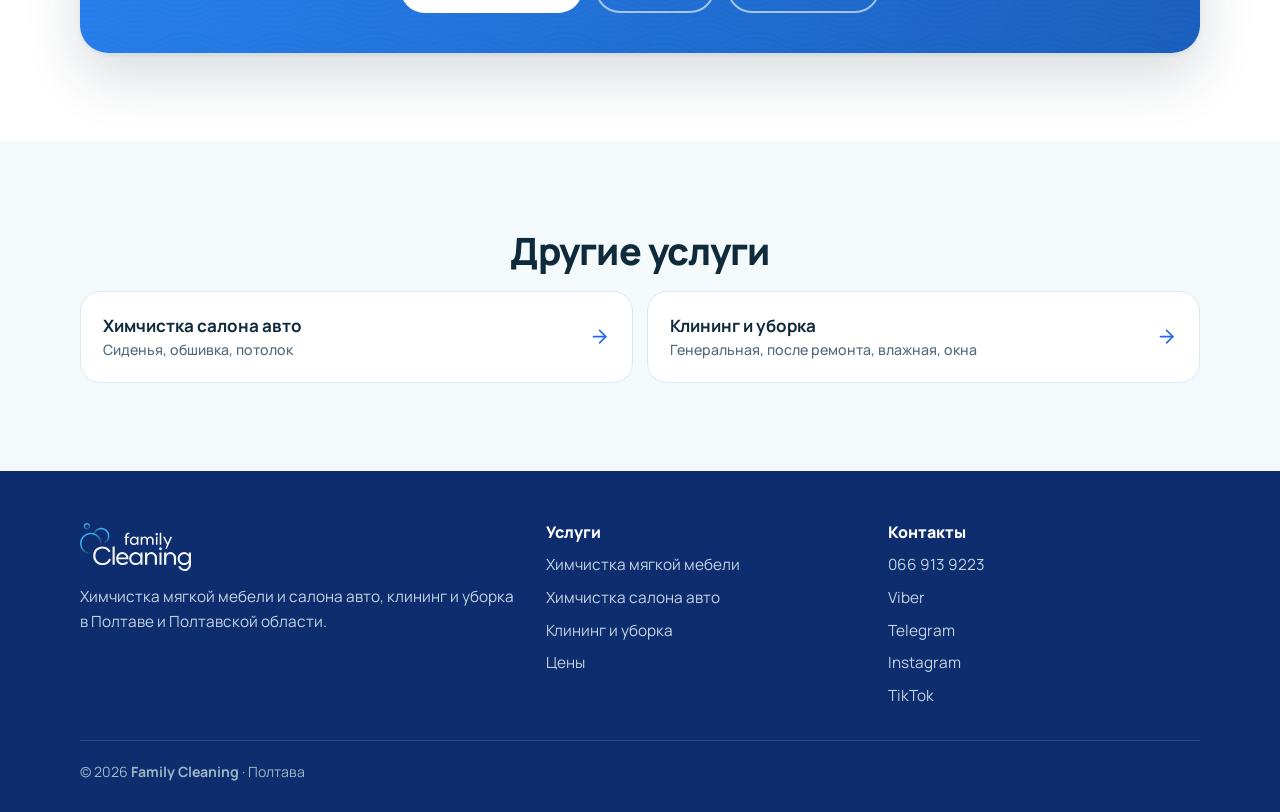
<file: ru/himchistka-mebliv-poltava/index.html>
<!DOCTYPE html>
<html lang="ru" data-alt="../../himchistka-mebliv-poltava/">
<head>
<meta charset="utf-8">
<meta name="viewport" content="width=device-width, initial-scale=1">
<script>(function(){var d=document.documentElement;d.classList.add('js');try{var p=localStorage.getItem('fc_lang'),a=d.getAttribute('data-alt');if((p==='uk'||p==='ru')&&a&&p!==d.lang){location.replace(new URL(a,location.href).href+location.search+location.hash);}}catch(e){}})();</script>
<title>Химчистка диванов и мягкой мебели в Полтаве от 200 грн</title>
<meta name="description" content="Химчистка прямых и угловых диванов, кресел и стульев в Полтаве и области. Цены от 200 грн, гипоаллергенные средства. Расчет стоимости по фото.">
<link rel="canonical" href="https://famclean.com.ua/ru/himchistka-mebliv-poltava/">
<link rel="alternate" hreflang="uk" href="https://famclean.com.ua/himchistka-mebliv-poltava/">
<link rel="alternate" hreflang="ru" href="https://famclean.com.ua/ru/himchistka-mebliv-poltava/">
<link rel="alternate" hreflang="x-default" href="https://famclean.com.ua/himchistka-mebliv-poltava/">
<meta property="og:type" content="website">
<meta property="og:locale" content="ru_RU">
<meta property="og:locale:alternate" content="uk_UA">
<meta property="og:site_name" content="Family Cleaning">
<meta property="og:title" content="Химчистка диванов и мягкой мебели в Полтаве от 200 грн">
<meta property="og:description" content="Химчистка прямых и угловых диванов, кресел и стульев в Полтаве и области. Цены от 200 грн, гипоаллергенные средства. Расчет стоимости по фото.">
<meta property="og:url" content="https://famclean.com.ua/ru/himchistka-mebliv-poltava/">
<meta property="og:image" content="https://famclean.com.ua/img/og-cover-ru.jpg">
<meta property="og:image:width" content="1200">
<meta property="og:image:height" content="630">
<meta property="og:image:alt" content="Family Cleaning - клининг и химчистка мебели в Полтаве">
<meta name="twitter:card" content="summary_large_image">
<meta name="theme-color" content="#2467eb">
<meta name="google-site-verification" content="99--LuBpgoL34rDlay3CEURhuqWhSlvif_Wz9FNeY6w">
<link rel="icon" href="../../img/favicon.ico" sizes="any">
<link rel="icon" type="image/png" sizes="32x32" href="../../img/favicon-32x32.png">
<link rel="icon" type="image/png" sizes="16x16" href="../../img/favicon-16x16.png">
<link rel="apple-touch-icon" sizes="180x180" href="../../img/apple-touch-icon.png">
<link rel="manifest" href="../../site.webmanifest">
<link rel="preconnect" href="https://fonts.googleapis.com">
<link rel="preconnect" href="https://fonts.gstatic.com" crossorigin>
<link rel="stylesheet" href="https://fonts.googleapis.com/css2?family=Manrope:wght@400;500;600;700;800&amp;display=swap">
<link rel="stylesheet" href="../../css/style.css?v=20261111">
<script type="application/ld+json">{"@context":"https://schema.org","@type":"Service","name":"Химчистка мягкой мебели","serviceType":"Химчистка мягкой мебели","description":"Химчистка диванов, кресел и стульев: удаление пятен, пыли и запахов.","url":"https://famclean.com.ua/ru/himchistka-mebliv-poltava/","inLanguage":"ru","provider":{"@type":"LocalBusiness","@id":"https://famclean.com.ua/#business","name":"Family Cleaning","url":"https://famclean.com.ua/","telephone":"+380669139223"},"areaServed":[{"@type":"City","name":"Полтава"},{"@type":"AdministrativeArea","name":"Полтавская область"}],"hasOfferCatalog":{"@type":"OfferCatalog","name":"Цены на химчистку мягкой мебели","itemListElement":[{"@type":"Offer","itemOffered":{"@type":"Service","name":"Химчистка прямого дивана"},"priceSpecification":{"@type":"UnitPriceSpecification","minPrice":1000,"priceCurrency":"UAH"}},{"@type":"Offer","itemOffered":{"@type":"Service","name":"Химчистка углового дивана"},"priceSpecification":{"@type":"UnitPriceSpecification","minPrice":1500,"priceCurrency":"UAH"}},{"@type":"Offer","itemOffered":{"@type":"Service","name":"Химчистка кресла"},"priceSpecification":{"@type":"UnitPriceSpecification","minPrice":500,"priceCurrency":"UAH"}},{"@type":"Offer","itemOffered":{"@type":"Service","name":"Химчистка стула"},"priceSpecification":{"@type":"UnitPriceSpecification","minPrice":200,"priceCurrency":"UAH"}}]}}</script>
<script type="application/ld+json">{"@context":"https://schema.org","@type":"BreadcrumbList","itemListElement":[{"@type":"ListItem","position":1,"name":"Главная","item":"https://famclean.com.ua/ru/"},{"@type":"ListItem","position":2,"name":"Химчистка мягкой мебели","item":"https://famclean.com.ua/ru/himchistka-mebliv-poltava/"}]}</script>
<script type="application/ld+json">{"@context":"https://schema.org","@type":"FAQPage","inLanguage":"ru","mainEntity":[{"@type":"Question","name":"Сколько стоит химчистка дивана в Полтаве?","acceptedAnswer":{"@type":"Answer","text":"Химчистка прямого дивана - от 1000 грн, углового - от 1500 грн. Окончательная стоимость зависит от размера, материала обивки и степени загрязнения, поэтому мы рассчитываем ее индивидуально - быстрее всего по фото."}},{"@type":"Question","name":"Сколько стоит химчистка кресла или стула?","acceptedAnswer":{"@type":"Answer","text":"Химчистка кресла - от 500 грн, стула - от 200 грн. Если нужно почистить несколько предметов, пришлите фото всей мебели - рассчитаем общую стоимость."}},{"@type":"Question","name":"Сколько сохнет диван после химчистки?","acceptedAnswer":{"@type":"Answer","text":"Время высыхания зависит от ткани, толщины наполнителя и вентиляции в комнате - обычно от нескольких часов до суток. Проветривайте помещение и не пользуйтесь мебелью, пока обивка полностью не высохнет."}},{"@type":"Question","name":"Можно ли вывести старые пятна?","acceptedAnswer":{"@type":"Answer","text":"Свежие пятна удалять проще, а результат со старыми зависит от их происхождения и материала обивки. Пришлите фото - мы честно скажем, чего ожидать. Гарантировать полное удаление любого пятна невозможно."}},{"@type":"Question","name":"Безопасны ли ваши средства для аллергиков и детей?","acceptedAnswer":{"@type":"Answer","text":"Для мягкой мебели мы используем гипоаллергенные средства. Если в семье есть аллергики, маленькие дети или домашние животные, сообщите нам заранее - учтем это во время работы."}},{"@type":"Question","name":"Можно ли рассчитать стоимость по фото?","acceptedAnswer":{"@type":"Answer","text":"Да. Пришлите несколько фото мебели и пятен в Viber или Telegram и коротко опишите задачу. Мы назовем стоимость и предложим удобное время."}},{"@type":"Question","name":"Работаете ли вы за пределами Полтавы?","acceptedAnswer":{"@type":"Answer","text":"Да, принимаем заказы по всему городу и области. Напишите или позвоните - согласуем детали."}},{"@type":"Question","name":"Как заказать химчистку мебели?","acceptedAnswer":{"@type":"Answer","text":"Позвоните по номеру 066 913 9223 или напишите в Viber или Telegram. Мы рассчитаем стоимость и согласуем удобное для вас время."}}]}</script>
<!-- Google tag (gtag.js) -->
<script async src="https://www.googletagmanager.com/gtag/js?id=G-ZP1D5EXPBN"></script>
<script>window.dataLayer=window.dataLayer||[];function gtag(){dataLayer.push(arguments);}gtag('js',new Date());gtag('config','G-ZP1D5EXPBN');</script>
</head>
<body>
<a class="skip-link" href="#main">Перейти к содержимому</a>
<svg width="0" height="0" style="position:absolute" aria-hidden="true" focusable="false"><defs>
<symbol id="i-phone" viewBox="0 0 24 24"><path d="M22 16.92v3a2 2 0 0 1-2.18 2 19.79 19.79 0 0 1-8.63-3.07 19.5 19.5 0 0 1-6-6 19.79 19.79 0 0 1-3.07-8.67A2 2 0 0 1 4.11 2h3a2 2 0 0 1 2 1.72 12.84 12.84 0 0 0 .7 2.81 2 2 0 0 1-.45 2.11L8.09 9.91a16 16 0 0 0 6 6l1.27-1.27a2 2 0 0 1 2.11-.45 12.84 12.84 0 0 0 2.81.7A2 2 0 0 1 22 16.92z"/></symbol>
<symbol id="i-chat" viewBox="0 0 24 24"><path d="M21 11.5a8.38 8.38 0 0 1-.9 3.8 8.5 8.5 0 0 1-7.6 4.7 8.38 8.38 0 0 1-3.8-.9L3 21l1.9-5.7a8.38 8.38 0 0 1-.9-3.8 8.5 8.5 0 0 1 4.7-7.6 8.38 8.38 0 0 1 3.8-.9h.5a8.48 8.48 0 0 1 8 8v.5z"/></symbol>
<symbol id="i-send" viewBox="0 0 24 24"><path d="M22 2 11 13"/><path d="M22 2 15 22l-4-9-9-4z"/></symbol>
<symbol id="i-insta" viewBox="0 0 24 24"><rect x="3" y="3" width="18" height="18" rx="5"/><circle cx="12" cy="12" r="4"/><path d="M17.5 6.5h.01"/></symbol>
<symbol id="i-music" viewBox="0 0 24 24"><path d="M9 18V5l12-2v13"/><circle cx="6" cy="18" r="3"/><circle cx="18" cy="16" r="3"/></symbol>
<symbol id="i-pin" viewBox="0 0 24 24"><path d="M21 10c0 7-9 13-9 13S3 17 3 10a9 9 0 0 1 18 0z"/><circle cx="12" cy="10" r="3"/></symbol>
<symbol id="i-check" viewBox="0 0 24 24"><path d="M20 6 9 17l-5-5"/></symbol>
<symbol id="i-arrow" viewBox="0 0 24 24"><path d="M5 12h14"/><path d="m12 5 7 7-7 7"/></symbol>
<symbol id="i-menu" viewBox="0 0 24 24"><path d="M3 6h18M3 12h18M3 18h18"/></symbol>
<symbol id="i-close" viewBox="0 0 24 24"><path d="M18 6 6 18M6 6l12 12"/></symbol>
<symbol id="i-camera" viewBox="0 0 24 24"><path d="M23 19a2 2 0 0 1-2 2H3a2 2 0 0 1-2-2V8a2 2 0 0 1 2-2h4l2-3h6l2 3h4a2 2 0 0 1 2 2z"/><circle cx="12" cy="13" r="4"/></symbol>
<symbol id="i-shield" viewBox="0 0 24 24"><path d="M12 22s8-4 8-10V5l-8-3-8 3v7c0 6 8 10 8 10z"/><path d="m9 12 2 2 4-4"/></symbol>
<symbol id="i-star" viewBox="0 0 24 24"><path d="m12 2 3.09 6.26L22 9.27l-5 4.87 1.18 6.88L12 17.77l-6.18 3.25L7 14.14 2 9.27l6.91-1.01z"/></symbol>
<symbol id="i-wallet" viewBox="0 0 24 24"><path d="M20 7H5a2 2 0 0 1 0-4h13v4"/><path d="M3 5v14a2 2 0 0 0 2 2h15a1 1 0 0 0 1-1V8a1 1 0 0 0-1-1"/><path d="M16 14h.01"/></symbol>
<symbol id="i-sofa" viewBox="0 0 24 24"><path d="M6 11V8.5A2.5 2.5 0 0 1 8.5 6h7A2.5 2.5 0 0 1 18 8.5V11"/><path d="M3 14a2 2 0 0 1 4 0v1h10v-1a2 2 0 0 1 4 0v4.5a.5.5 0 0 1-.5.5h-17a.5.5 0 0 1-.5-.5z"/><path d="M6 19v1.5M18 19v1.5"/></symbol>
<symbol id="i-car" viewBox="0 0 24 24"><path d="m3.5 13.5 1.8-4.9a2 2 0 0 1 1.9-1.3h9.6a2 2 0 0 1 1.9 1.3l1.8 4.9"/><path d="M3.5 13.5h17V18a1 1 0 0 1-1 1H18a1 1 0 0 1-1-1v-1.5H7V18a1 1 0 0 1-1 1H4.5a1 1 0 0 1-1-1z"/><path d="M7 15.2h.01M17 15.2h.01"/></symbol>
<symbol id="i-sparkle" viewBox="0 0 24 24"><path d="m12 3 1.8 5.2L19 10l-5.2 1.8L12 17l-1.8-5.2L5 10l5.2-1.8z"/><path d="m19 15 .8 2.2L22 18l-2.2.8L19 21l-.8-2.2L16 18l2.2-.8z"/></symbol>
<symbol id="i-tool" viewBox="0 0 24 24"><path d="M14.7 6.3a1 1 0 0 0 0 1.4l1.6 1.6a1 1 0 0 0 1.4 0l3.77-3.77a6 6 0 0 1-7.94 7.94l-6.91 6.91a2.12 2.12 0 0 1-3-3l6.91-6.91a6 6 0 0 1 7.94-7.94l-3.76 3.76z"/></symbol>
<symbol id="i-drop" viewBox="0 0 24 24"><path d="m12 2.69 4.8619 5.66C22.57712 15 18.127128 22.008301 12.005 22.008301 5.8828718 22.008301 1.5 14.921903 7.1480998 8.35z"/></symbol>
<symbol id="i-window" viewBox="0 0 24 24"><rect x="4.5" y="3" width="15" height="18" rx="1.5"/><path d="M12 3v18M4.5 12h15"/></symbol>
<symbol id="i-bug" viewBox="0 0 24 24"><path d="m21.5 12.5h-3m2-7-2.5 2M17.5 17l3 2.5M9.5 6v-1C9.5 3.6932934 10.494907 2.5 12 2.5c1.505093 0 2.5 1.1790416 2.5 2.5v1m-11-.5 2.5 2M18 9.5V14.5c0 3.355263-2.667143 5.982763-6.004534 5.982763-3.337391 0-5.995466-2.6275-5.995466-5.982763V9.5c0-1.7342599 1.181368-3 3-3H15c1.733122 0 3 1.2657401 3 3zM2.5 12.5h3m1 4.5-3 2.5"/></symbol>
</defs></svg>
<header class="site-header">
<div class="container header-inner">
<a class="brand" href="../" aria-label="Family Cleaning - на главную"><img src="../../img/logo-dark.svg" width="120" height="52" alt="Family Cleaning"></a>
<nav class="nav" id="nav" aria-label="Главное меню">
<a href="../#services">Услуги</a>
<a href="../#prices">Цены</a>
<a href="../#how">Как работаем</a>
<a href="../#faq">Вопросы</a>
<a href="../#contact">Контакты</a>
</nav>
<a class="btn btn--primary btn--sm header-phone" href="tel:+380669139223"><svg class="ico" aria-hidden="true"><use href="#i-phone"/></svg> 066 913 9223</a>
<div class="lang" role="group" aria-label="Язык"><a href="../../himchistka-mebliv-poltava/" lang="uk" hreflang="uk" data-lang-switch="uk" aria-label="Українська">UA</a><a href="./" lang="ru" hreflang="ru" data-lang-switch="ru" aria-label="Русский" aria-current="true">RU</a></div>
<button class="burger" type="button" aria-expanded="false" aria-controls="nav" aria-label="Открыть меню" data-label-open="Открыть меню" data-label-close="Закрыть меню"><svg class="ico" aria-hidden="true"><use href="#i-menu"/></svg></button>
</div>
</header>
<main id="main">

<section class="page-hero">
<div class="container">
<nav class="breadcrumbs" aria-label="Навигация">
<ol><li><a href="../">Главная</a></li><li><span aria-current="page">Химчистка мягкой мебели</span></li></ol>
</nav>
<span class="chip"><svg class="ico" aria-hidden="true"><use href="#i-pin"/></svg> Полтава и Полтавская область</span>
<h1>Химчистка мягкой мебели в Полтаве</h1>
<p class="lead">Удаляем пятна, пыль и запахи с диванов, кресел и стульев. Работаем с гипоаллергенными средствами и называем честную цену без скрытых доплат.</p>
<div class="btn-row">
<a class="btn btn--primary" href="tel:+380669139223"><svg class="ico" aria-hidden="true"><use href="#i-phone"/></svg> 066 913 9223</a>
<a class="btn btn--ghost" href="viber://chat?number=%2B380669139223"><svg class="ico" aria-hidden="true"><use href="#i-camera"/></svg> Расчет по фото</a>
</div>
</div>
</section>

<section class="section" id="prices">
<div class="container">
<div class="section-head"><span class="eyebrow">Прайс</span><h2>Цены на химчистку диванов и мебели</h2><p>Указана минимальная стоимость. Окончательная сумма зависит от размера, материала обивки и степени загрязнения.</p></div>
<div class="table-wrap">
<table class="price-table">
<caption class="sr-only">Цены на химчистку мягкой мебели в Полтаве</caption>
<thead><tr><th scope="col">Мебель</th><th scope="col">Стоимость</th></tr></thead>
<tbody>
<tr><td><span class="row-item"><img src="../../img/cat/sofa.webp" alt="Химчистка прямого дивана" width="256" height="256" loading="lazy" decoding="async"><span>Диван прямой</span></span></td><td>от 1000 грн</td></tr>
<tr><td><span class="row-item"><img src="../../img/cat/sofa_cor.webp" alt="Химчистка углового дивана" width="256" height="256" loading="lazy" decoding="async"><span>Диван угловой</span></span></td><td>от 1500 грн</td></tr>
<tr><td><span class="row-item"><img src="../../img/cat/armchair.webp" alt="Химчистка кресла" width="256" height="256" loading="lazy" decoding="async"><span>Кресло</span></span></td><td>от 500 грн</td></tr>
<tr><td><span class="row-item"><img src="../../img/cat/chair.webp" alt="Химчистка стула" width="256" height="256" loading="lazy" decoding="async"><span>Стул</span></span></td><td>от 200 грн</td></tr>
</tbody>
</table>
</div>
<p class="price-note">Нужно почистить другую мягкую мебель? Пришлите фото - рассчитаем стоимость индивидуально.</p>
<div class="price-cta"><a class="btn btn--primary" href="viber://chat?number=%2B380669139223"><svg class="ico" aria-hidden="true"><use href="#i-camera"/></svg> Отправить фото для расчета</a></div>
</div>
</section>

<section class="section section--alt">
<div class="container two-col">
<div class="prose">
<h2>Когда стоит заказать химчистку мебели</h2>
<ul class="checklist">
<li><svg class="ico" aria-hidden="true"><use href="#i-check"/></svg><span>на обивке появились пятна от еды, напитков или детских рук;</span></li>
<li><svg class="ico" aria-hidden="true"><use href="#i-check"/></svg><span>диван имеет неприятный запах - от животных, еды, влаги или времени;</span></li>
<li><svg class="ico" aria-hidden="true"><use href="#i-check"/></svg><span>ткань потемнела и потеряла цвет из-за пыли и ежедневного использования;</span></li>
<li><svg class="ico" aria-hidden="true"><use href="#i-check"/></svg><span>вы готовите квартиру к продаже, сдаче в аренду или после переезда;</span></li>
<li><svg class="ico" aria-hidden="true"><use href="#i-check"/></svg><span>в доме есть аллергики, а в обивке накопилась пыль.</span></li>
</ul>
</div>
<div class="panel">
<h3>От чего зависит стоимость</h3>
<ul class="checklist">
<li><svg class="ico" aria-hidden="true"><use href="#i-check"/></svg><span><strong>Размер и конфигурация.</strong> Прямой диван, угловой, кресло или стул - разный объем работы.</span></li>
<li><svg class="ico" aria-hidden="true"><use href="#i-check"/></svg><span><strong>Материал обивки.</strong> Разные ткани требуют разных средств и подходов.</span></li>
<li><svg class="ico" aria-hidden="true"><use href="#i-check"/></svg><span><strong>Сложность пятен.</strong> Важны их давность и происхождение: жир, кофе, вино, чернила, следы животных.</span></li>
<li><svg class="ico" aria-hidden="true"><use href="#i-check"/></svg><span><strong>Запахи.</strong> Их устранение может потребовать дополнительной обработки.</span></li>
</ul>
<p class="panel-note">Поэтому точную цену мы называем индивидуально - быстрее всего это сделать по фото.</p>
</div>
</div>
</section>

<section class="section" id="how">
<div class="container">
<div class="section-head"><span class="eyebrow">Процесс</span><h2>Как проходит химчистка мебели</h2></div>
<ol class="steps">
<li><h3>Расчет</h3><p>Вы присылаете фото и рассказываете о загрязнении. Мы называем стоимость и согласуем время.</p></li>
<li><h3>Осмотр обивки</h3><p>Оцениваем материал и пятна, чтобы подобрать подход, безопасный для ткани.</p></li>
<li><h3>Чистка</h3><p>Наносим средства для мягкой мебели, удаляем пятна, пыль и запахи.</p></li>
<li><h3>Рекомендации</h3><p>Подсказываем, как высушить мебель и ухаживать за обивкой, чтобы результат держался дольше.</p></li>
</ol>
</div>
</section>

<section class="section section--alt">
<div class="container two-col">
<div class="panel">
<h3>Перед приездом</h3>
<ul class="checklist">
<li><svg class="ico" aria-hidden="true"><use href="#i-check"/></svg><span>Уберите с мебели подушки, пледы и мелкие вещи.</span></li>
<li><svg class="ico" aria-hidden="true"><use href="#i-check"/></svg><span>Не растирайте пятно и не заливайте его водой - так оно расползается и глубже впитывается в ткань.</span></li>
<li><svg class="ico" aria-hidden="true"><use href="#i-check"/></svg><span>Подготовьте свободный доступ к мебели.</span></li>
</ul>
</div>
<div class="panel">
<h3>После химчистки</h3>
<ul class="checklist">
<li><svg class="ico" aria-hidden="true"><use href="#i-check"/></svg><span>Не садитесь на мебель, пока она не высохнет полностью.</span></li>
<li><svg class="ico" aria-hidden="true"><use href="#i-check"/></svg><span>Проветривайте комнату - так обивка сохнет быстрее.</span></li>
<li><svg class="ico" aria-hidden="true"><use href="#i-check"/></svg><span>Не накрывайте мебель пленкой или пледами до полного высыхания.</span></li>
</ul>
</div>
</div>
</section>

<section class="section">
<div class="container">
<div class="prose">
<h2>Профессиональная химчистка диванов в Полтаве и области</h2>
<p><strong>Family Cleaning</strong> - небольшая команда из Полтавы, которая занимается химчисткой мягкой мебели. Мы чистим прямые и угловые диваны, кресла и стулья, убираем пятна, пыль и запахи, возвращая обивке аккуратный вид.</p>
<p>Для мягкой мебели мы используем гипоаллергенные средства. Работаем внимательно, аккуратно и с уважением к вашему пространству. Принимаем заказы по всему городу и области.</p>
<p>Хотите узнать, сколько стоит химчистка вашего дивана? Пришлите фото в Viber или Telegram - мы рассчитаем стоимость и предложим удобное время.</p>
</div>
</div>
</section>

<section class="section section--alt" id="faq">
<div class="container">
<div class="section-head"><span class="eyebrow">Вопросы и ответы</span><h2>Частые вопросы о химчистке мебели</h2></div>
<div class="faq">
<details><summary>Сколько стоит химчистка дивана в Полтаве?</summary><div class="faq-a"><p>Химчистка прямого дивана - от 1000 грн, углового - от 1500 грн. Окончательная стоимость зависит от размера, материала обивки и степени загрязнения, поэтому мы рассчитываем ее индивидуально - быстрее всего по фото.</p></div></details>
<details><summary>Сколько стоит химчистка кресла или стула?</summary><div class="faq-a"><p>Химчистка кресла - от 500 грн, стула - от 200 грн. Если нужно почистить несколько предметов, пришлите фото всей мебели - рассчитаем общую стоимость.</p></div></details>
<details><summary>Сколько сохнет диван после химчистки?</summary><div class="faq-a"><p>Время высыхания зависит от ткани, толщины наполнителя и вентиляции в комнате - обычно от нескольких часов до суток. Проветривайте помещение и не пользуйтесь мебелью, пока обивка полностью не высохнет.</p></div></details>
<details><summary>Можно ли вывести старые пятна?</summary><div class="faq-a"><p>Свежие пятна удалять проще, а результат со старыми зависит от их происхождения и материала обивки. Пришлите фото - мы честно скажем, чего ожидать. Гарантировать полное удаление любого пятна невозможно.</p></div></details>
<details><summary>Безопасны ли ваши средства для аллергиков и детей?</summary><div class="faq-a"><p>Для мягкой мебели мы используем гипоаллергенные средства. Если в семье есть аллергики, маленькие дети или домашние животные, сообщите нам заранее - учтем это во время работы.</p></div></details>
<details><summary>Можно ли рассчитать стоимость по фото?</summary><div class="faq-a"><p>Да. Пришлите несколько фото мебели и пятен в Viber или Telegram и коротко опишите задачу. Мы назовем стоимость и предложим удобное время.</p></div></details>
<details><summary>Работаете ли вы за пределами Полтавы?</summary><div class="faq-a"><p>Да, принимаем заказы по всему городу и области. Напишите или позвоните - согласуем детали.</p></div></details>
<details><summary>Как заказать химчистку мебели?</summary><div class="faq-a"><p>Позвоните по номеру 066 913 9223 или напишите в Viber или Telegram. Мы рассчитаем стоимость и согласуем удобное для вас время.</p></div></details>
</div>
</div>
</section>

<section class="section" aria-labelledby="cta-title">
<div class="container">
<div class="cta-band">
<h2 id="cta-title">Нужна химчистка дивана в Полтаве?</h2>
<p>Позвоните или пришлите фото - рассчитаем стоимость и согласуем удобное время.</p>
<div class="btn-row">
<a class="btn btn--light" href="tel:+380669139223"><svg class="ico" aria-hidden="true"><use href="#i-phone"/></svg> 066 913 9223</a>
<a class="btn btn--outline-light" href="viber://chat?number=%2B380669139223"><svg class="ico" aria-hidden="true"><use href="#i-chat"/></svg> Viber</a>
<a class="btn btn--outline-light" href="https://t.me/family_cleaning_plt" rel="noopener"><svg class="ico" aria-hidden="true"><use href="#i-send"/></svg> Telegram</a>
</div>
</div>
</div>
</section>

<section class="section section--alt" aria-labelledby="more-title">
<div class="container">
<h2 id="more-title" class="prose-center">Другие услуги</h2>
<div class="related">
<a href="../himchistka-salonu-avto-poltava/"><span>Химчистка салона авто<small>Сиденья, обшивка, потолок</small></span><svg class="ico" aria-hidden="true"><use href="#i-arrow"/></svg></a>
<a href="../klining-poltava/"><span>Клининг и уборка<small>Генеральная, после ремонта, влажная, окна</small></span><svg class="ico" aria-hidden="true"><use href="#i-arrow"/></svg></a>
</div>
</div>
</section>

</main>
<footer class="site-footer">
<div class="container">
<div class="footer-grid">
<div>
<img src="../../img/logo.svg" width="120" height="52" alt="Family Cleaning" loading="lazy">
<p>Химчистка мягкой мебели и салона авто, клининг и уборка в Полтаве и Полтавской области.</p>
</div>
<div>
<h2>Услуги</h2>
<ul>
<li><a href="./">Химчистка мягкой мебели</a></li>
<li><a href="../himchistka-salonu-avto-poltava/">Химчистка салона авто</a></li>
<li><a href="../klining-poltava/">Клининг и уборка</a></li>
<li><a href="../#prices">Цены</a></li>
</ul>
</div>
<div>
<h2>Контакты</h2>
<ul>
<li><a href="tel:+380669139223">066 913 9223</a></li>
<li><a href="viber://chat?number=%2B380669139223">Viber</a></li>
<li><a href="https://t.me/family_cleaning_plt" rel="noopener">Telegram</a></li>
<li><a href="https://instagram.com/family_cleaning_plt/" rel="noopener">Instagram</a></li>
<li><a href="https://www.tiktok.com/@family_cleaning_plt" rel="noopener">TikTok</a></li>
</ul>
</div>
</div>
<div class="footer-bottom">© 2026 <strong>Family Cleaning</strong> · Полтава</div>
</div>
</footer>
<nav class="mobile-bar" aria-label="Быстрая связь">
<a class="is-primary" href="tel:+380669139223"><svg class="ico" aria-hidden="true"><use href="#i-phone"/></svg><span>Позвонить</span></a>
<a href="viber://chat?number=%2B380669139223"><svg class="ico" aria-hidden="true"><use href="#i-chat"/></svg><span>Viber</span></a>
<a href="https://t.me/family_cleaning_plt" rel="noopener"><svg class="ico" aria-hidden="true"><use href="#i-send"/></svg><span>Telegram</span></a>
</nav>
<script src="../../js/main.js?v=20261111" defer></script>
</body>
</html>
</file>
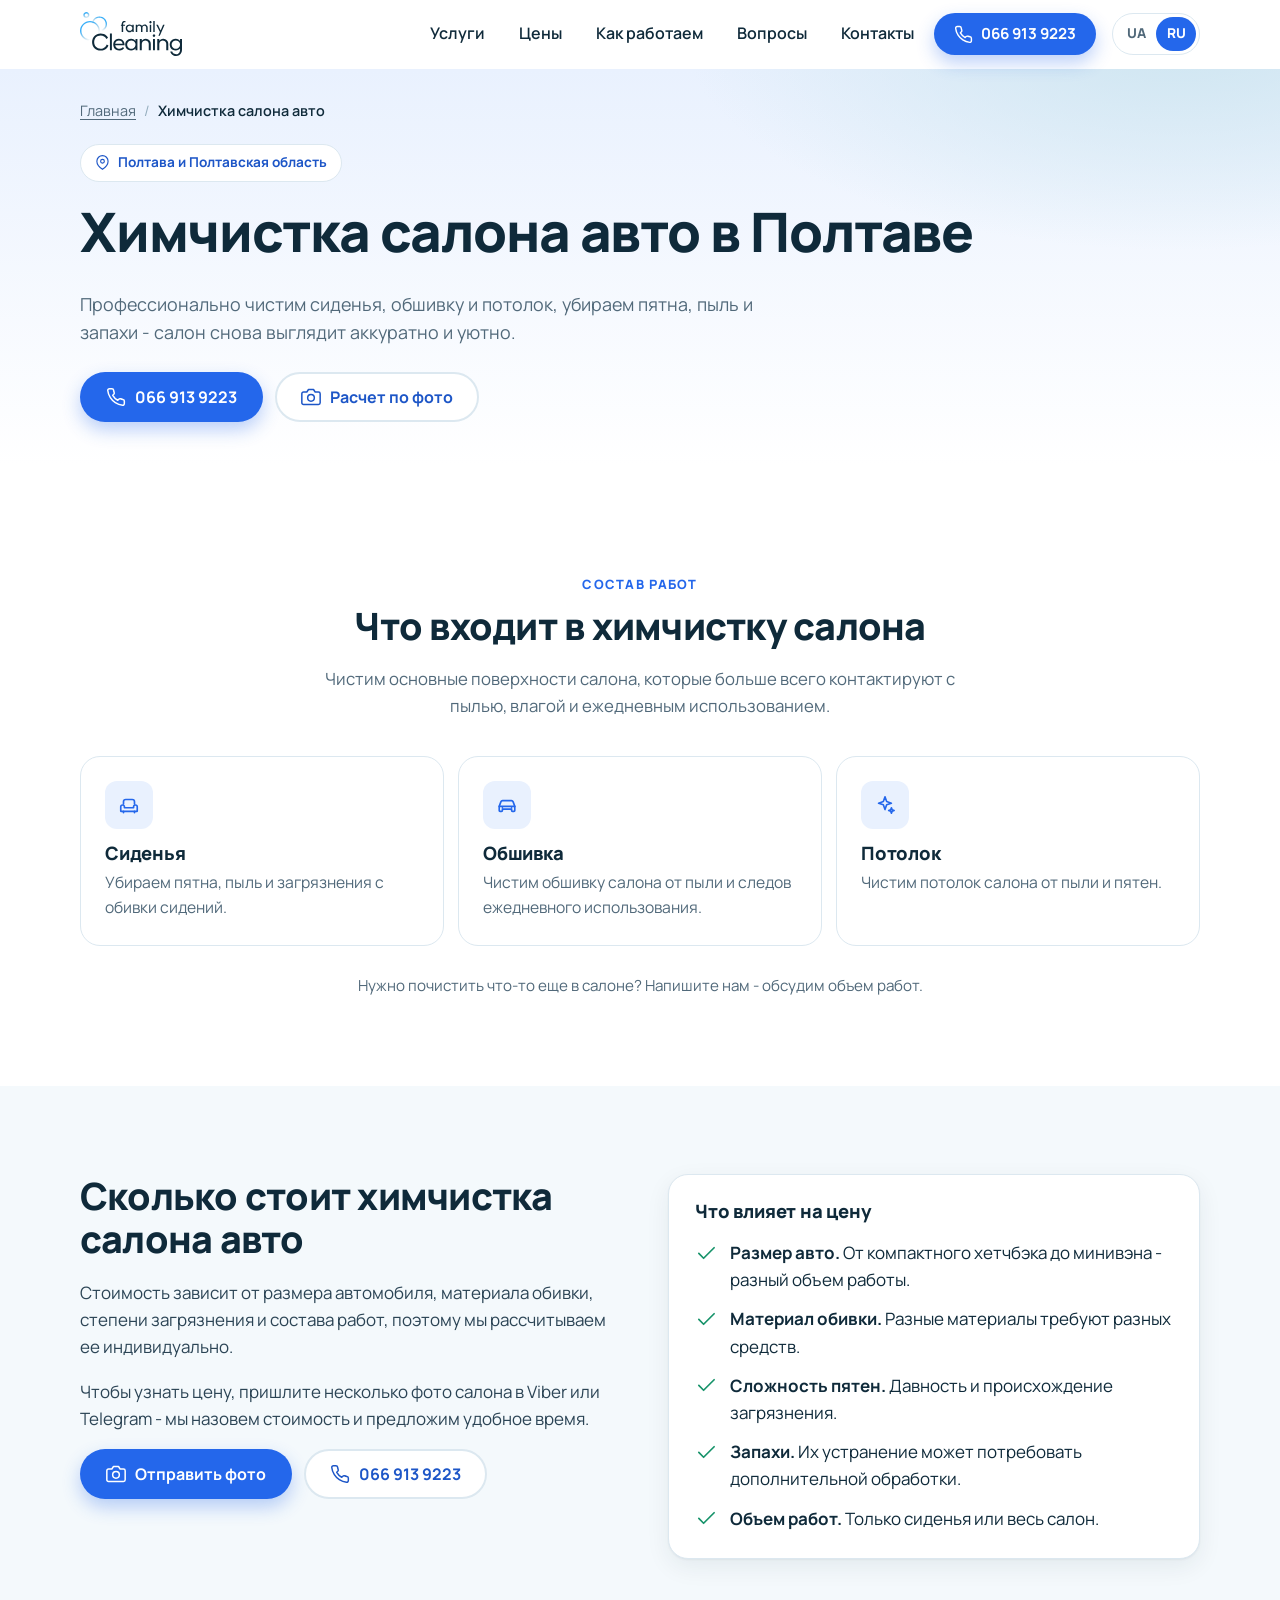
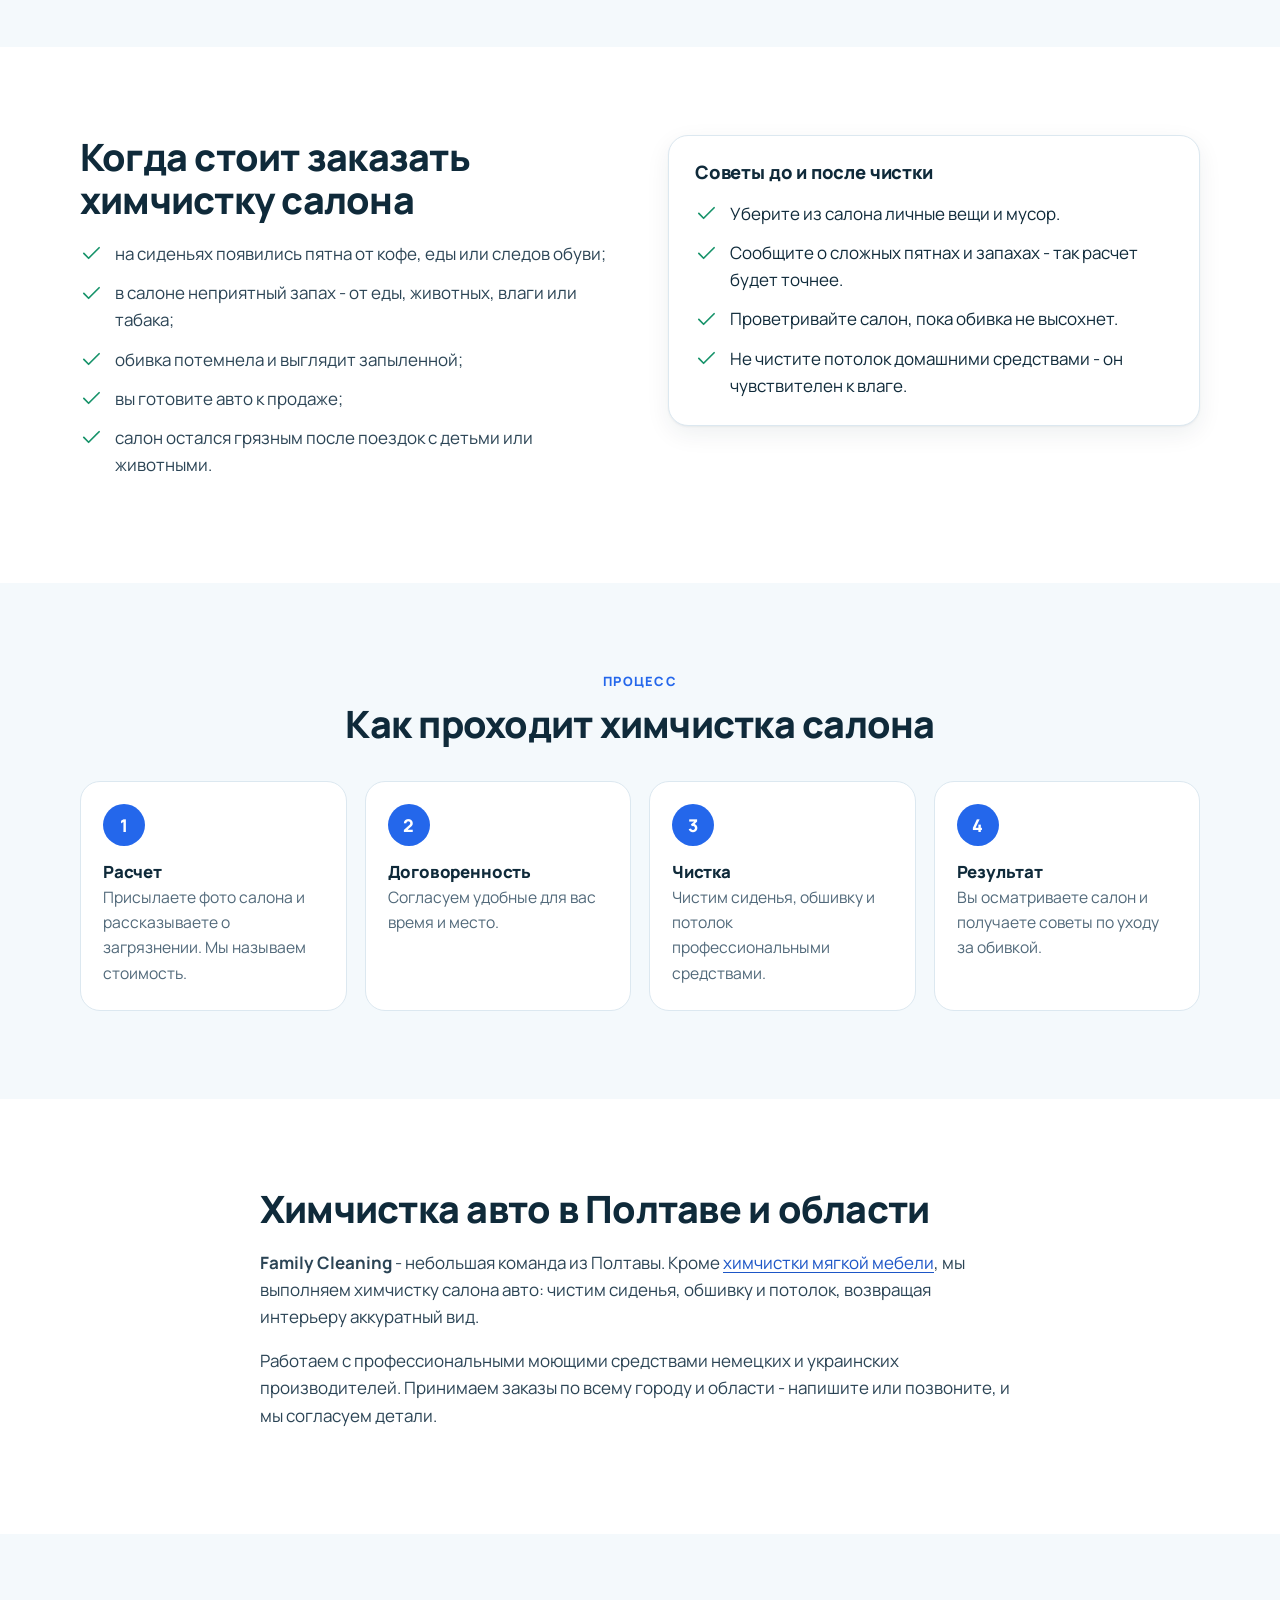
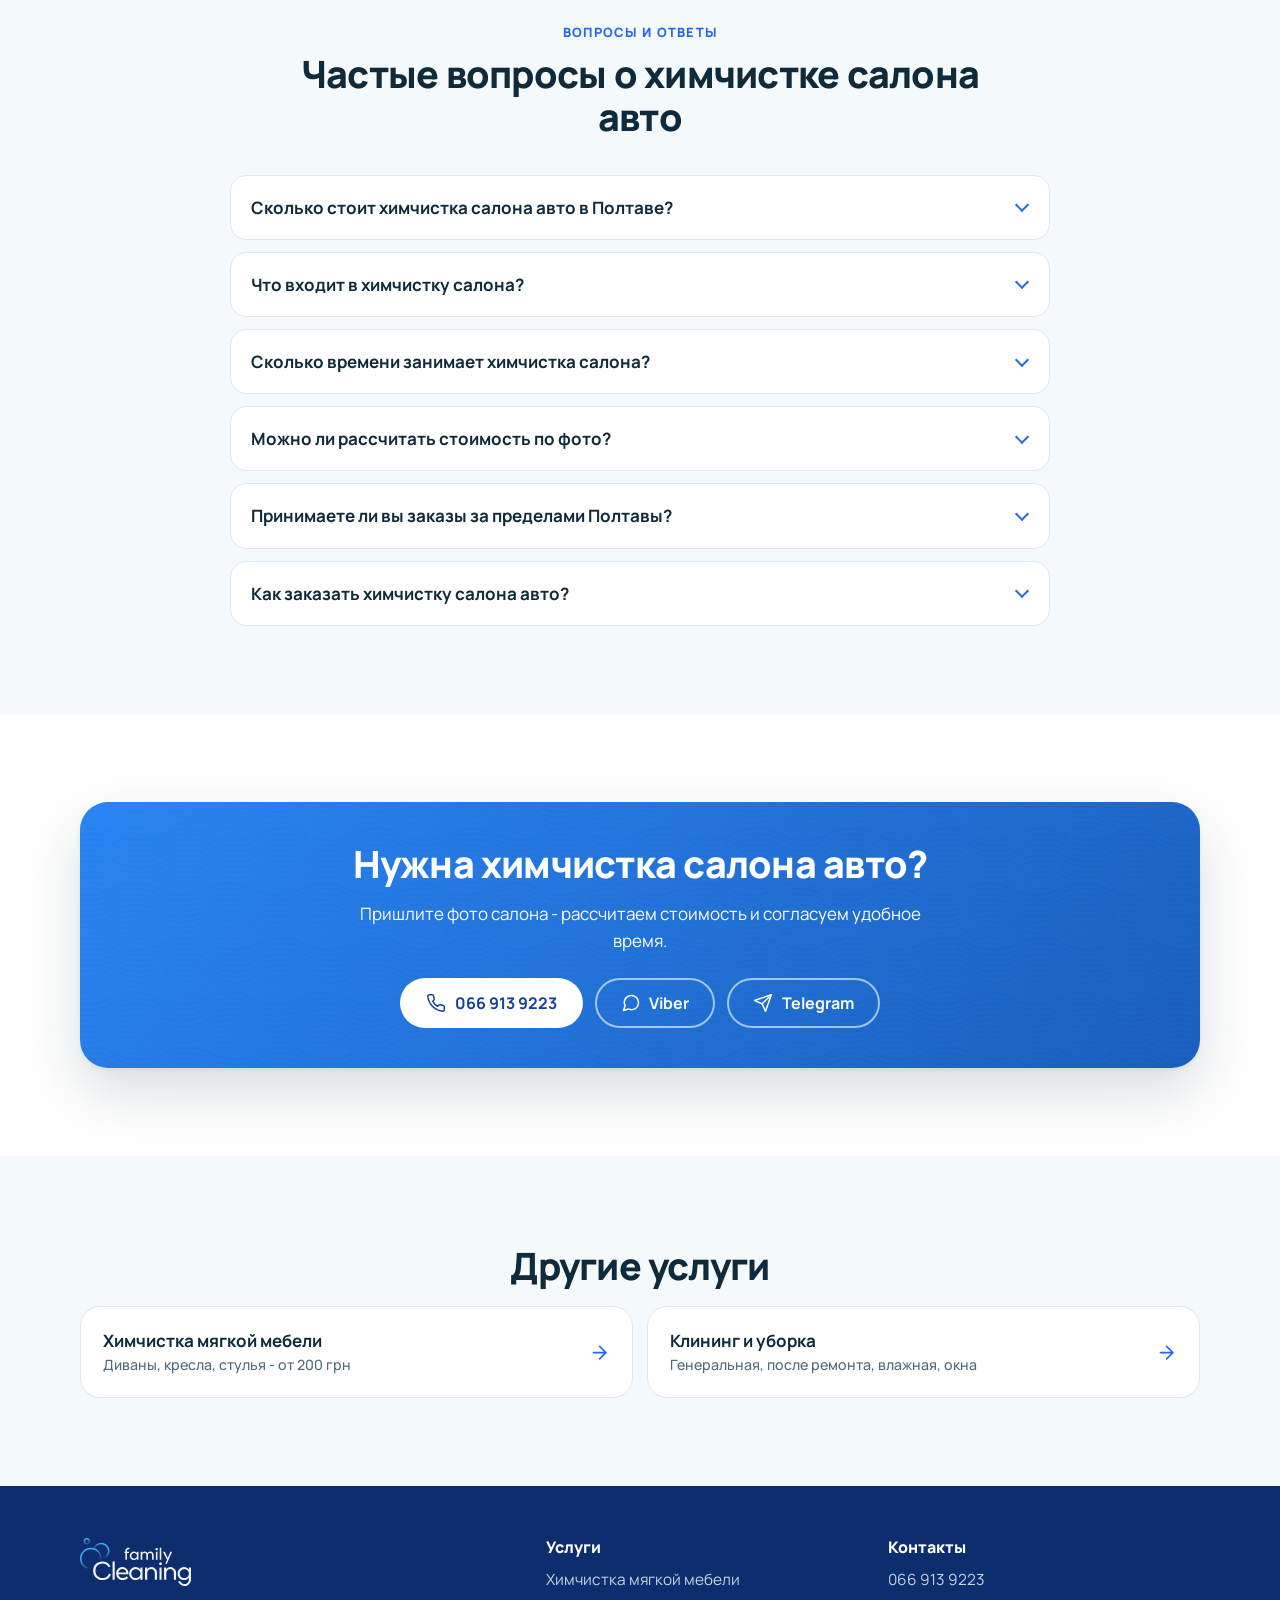
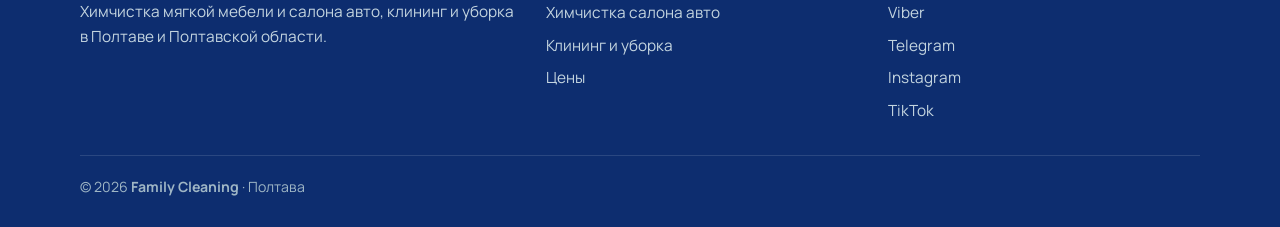
<file: ru/himchistka-salonu-avto-poltava/index.html>
<!DOCTYPE html>
<html lang="ru" data-alt="../../himchistka-salonu-avto-poltava/">
<head>
<meta charset="utf-8">
<meta name="viewport" content="width=device-width, initial-scale=1">
<script>(function(){var d=document.documentElement;d.classList.add('js');try{var p=localStorage.getItem('fc_lang'),a=d.getAttribute('data-alt');if((p==='uk'||p==='ru')&&a&&p!==d.lang){location.replace(new URL(a,location.href).href+location.search+location.hash);}}catch(e){}})();</script>
<title>Химчистка салона авто в Полтаве - Family Cleaning</title>
<meta name="description" content="Химчистка салона авто в Полтаве: сиденья, обшивка, потолок. Убираем пятна, пыль и запахи. Стоимость - индивидуально, расчет по фото.">
<link rel="canonical" href="https://famclean.com.ua/ru/himchistka-salonu-avto-poltava/">
<link rel="alternate" hreflang="uk" href="https://famclean.com.ua/himchistka-salonu-avto-poltava/">
<link rel="alternate" hreflang="ru" href="https://famclean.com.ua/ru/himchistka-salonu-avto-poltava/">
<link rel="alternate" hreflang="x-default" href="https://famclean.com.ua/himchistka-salonu-avto-poltava/">
<meta property="og:type" content="website">
<meta property="og:locale" content="ru_RU">
<meta property="og:locale:alternate" content="uk_UA">
<meta property="og:site_name" content="Family Cleaning">
<meta property="og:title" content="Химчистка салона авто в Полтаве - Family Cleaning">
<meta property="og:description" content="Химчистка салона авто в Полтаве: сиденья, обшивка, потолок. Убираем пятна, пыль и запахи. Стоимость - индивидуально, расчет по фото.">
<meta property="og:url" content="https://famclean.com.ua/ru/himchistka-salonu-avto-poltava/">
<meta property="og:image" content="https://famclean.com.ua/img/og-cover-ru.jpg">
<meta property="og:image:width" content="1200">
<meta property="og:image:height" content="630">
<meta property="og:image:alt" content="Family Cleaning - клининг и химчистка мебели в Полтаве">
<meta name="twitter:card" content="summary_large_image">
<meta name="theme-color" content="#2467eb">
<meta name="google-site-verification" content="99--LuBpgoL34rDlay3CEURhuqWhSlvif_Wz9FNeY6w">
<link rel="icon" href="../../img/favicon.ico" sizes="any">
<link rel="icon" type="image/png" sizes="32x32" href="../../img/favicon-32x32.png">
<link rel="icon" type="image/png" sizes="16x16" href="../../img/favicon-16x16.png">
<link rel="apple-touch-icon" sizes="180x180" href="../../img/apple-touch-icon.png">
<link rel="manifest" href="../../site.webmanifest">
<link rel="preconnect" href="https://fonts.googleapis.com">
<link rel="preconnect" href="https://fonts.gstatic.com" crossorigin>
<link rel="stylesheet" href="https://fonts.googleapis.com/css2?family=Manrope:wght@400;500;600;700;800&amp;display=swap">
<link rel="stylesheet" href="../../css/style.css?v=20261111">
<script type="application/ld+json">{"@context":"https://schema.org","@type":"Service","name":"Химчистка салона авто","serviceType":"Химчистка салона авто","description":"Чистка сидений, обшивки и потолка салона автомобиля: удаление пятен, пыли и запахов.","url":"https://famclean.com.ua/ru/himchistka-salonu-avto-poltava/","inLanguage":"ru","provider":{"@type":"LocalBusiness","@id":"https://famclean.com.ua/#business","name":"Family Cleaning","url":"https://famclean.com.ua/","telephone":"+380669139223"},"areaServed":[{"@type":"City","name":"Полтава"},{"@type":"AdministrativeArea","name":"Полтавская область"}]}</script>
<script type="application/ld+json">{"@context":"https://schema.org","@type":"BreadcrumbList","itemListElement":[{"@type":"ListItem","position":1,"name":"Главная","item":"https://famclean.com.ua/ru/"},{"@type":"ListItem","position":2,"name":"Химчистка салона авто","item":"https://famclean.com.ua/ru/himchistka-salonu-avto-poltava/"}]}</script>
<script type="application/ld+json">{"@context":"https://schema.org","@type":"FAQPage","inLanguage":"ru","mainEntity":[{"@type":"Question","name":"Сколько стоит химчистка салона авто в Полтаве?","acceptedAnswer":{"@type":"Answer","text":"Стоимость зависит от размера автомобиля, материала обивки, степени загрязнения и объема работ, поэтому мы рассчитываем ее индивидуально. Пришлите фото салона в Viber или Telegram - назовем цену."}},{"@type":"Question","name":"Что входит в химчистку салона?","acceptedAnswer":{"@type":"Answer","text":"Чистка сидений, обшивки и потолка. Если нужно почистить что-то еще, напишите нам - обсудим объем работ."}},{"@type":"Question","name":"Сколько времени занимает химчистка салона?","acceptedAnswer":{"@type":"Answer","text":"Время зависит от размера авто и уровня загрязнения. Ориентировочное время назовем во время расчета."}},{"@type":"Question","name":"Можно ли рассчитать стоимость по фото?","acceptedAnswer":{"@type":"Answer","text":"Да. Пришлите несколько фото салона и пятен в Viber или Telegram и коротко опишите задачу. Мы назовем стоимость и предложим удобное время."}},{"@type":"Question","name":"Принимаете ли вы заказы за пределами Полтавы?","acceptedAnswer":{"@type":"Answer","text":"Да, принимаем заказы по всему городу и области. Место и время согласуем индивидуально."}},{"@type":"Question","name":"Как заказать химчистку салона авто?","acceptedAnswer":{"@type":"Answer","text":"Позвоните по номеру 066 913 9223 или напишите в Viber или Telegram. Мы рассчитаем стоимость и согласуем удобное для вас время."}}]}</script>
<!-- Google tag (gtag.js) -->
<script async src="https://www.googletagmanager.com/gtag/js?id=G-ZP1D5EXPBN"></script>
<script>window.dataLayer=window.dataLayer||[];function gtag(){dataLayer.push(arguments);}gtag('js',new Date());gtag('config','G-ZP1D5EXPBN');</script>
</head>
<body>
<a class="skip-link" href="#main">Перейти к содержимому</a>
<svg width="0" height="0" style="position:absolute" aria-hidden="true" focusable="false"><defs>
<symbol id="i-phone" viewBox="0 0 24 24"><path d="M22 16.92v3a2 2 0 0 1-2.18 2 19.79 19.79 0 0 1-8.63-3.07 19.5 19.5 0 0 1-6-6 19.79 19.79 0 0 1-3.07-8.67A2 2 0 0 1 4.11 2h3a2 2 0 0 1 2 1.72 12.84 12.84 0 0 0 .7 2.81 2 2 0 0 1-.45 2.11L8.09 9.91a16 16 0 0 0 6 6l1.27-1.27a2 2 0 0 1 2.11-.45 12.84 12.84 0 0 0 2.81.7A2 2 0 0 1 22 16.92z"/></symbol>
<symbol id="i-chat" viewBox="0 0 24 24"><path d="M21 11.5a8.38 8.38 0 0 1-.9 3.8 8.5 8.5 0 0 1-7.6 4.7 8.38 8.38 0 0 1-3.8-.9L3 21l1.9-5.7a8.38 8.38 0 0 1-.9-3.8 8.5 8.5 0 0 1 4.7-7.6 8.38 8.38 0 0 1 3.8-.9h.5a8.48 8.48 0 0 1 8 8v.5z"/></symbol>
<symbol id="i-send" viewBox="0 0 24 24"><path d="M22 2 11 13"/><path d="M22 2 15 22l-4-9-9-4z"/></symbol>
<symbol id="i-insta" viewBox="0 0 24 24"><rect x="3" y="3" width="18" height="18" rx="5"/><circle cx="12" cy="12" r="4"/><path d="M17.5 6.5h.01"/></symbol>
<symbol id="i-music" viewBox="0 0 24 24"><path d="M9 18V5l12-2v13"/><circle cx="6" cy="18" r="3"/><circle cx="18" cy="16" r="3"/></symbol>
<symbol id="i-pin" viewBox="0 0 24 24"><path d="M21 10c0 7-9 13-9 13S3 17 3 10a9 9 0 0 1 18 0z"/><circle cx="12" cy="10" r="3"/></symbol>
<symbol id="i-check" viewBox="0 0 24 24"><path d="M20 6 9 17l-5-5"/></symbol>
<symbol id="i-arrow" viewBox="0 0 24 24"><path d="M5 12h14"/><path d="m12 5 7 7-7 7"/></symbol>
<symbol id="i-menu" viewBox="0 0 24 24"><path d="M3 6h18M3 12h18M3 18h18"/></symbol>
<symbol id="i-close" viewBox="0 0 24 24"><path d="M18 6 6 18M6 6l12 12"/></symbol>
<symbol id="i-camera" viewBox="0 0 24 24"><path d="M23 19a2 2 0 0 1-2 2H3a2 2 0 0 1-2-2V8a2 2 0 0 1 2-2h4l2-3h6l2 3h4a2 2 0 0 1 2 2z"/><circle cx="12" cy="13" r="4"/></symbol>
<symbol id="i-shield" viewBox="0 0 24 24"><path d="M12 22s8-4 8-10V5l-8-3-8 3v7c0 6 8 10 8 10z"/><path d="m9 12 2 2 4-4"/></symbol>
<symbol id="i-star" viewBox="0 0 24 24"><path d="m12 2 3.09 6.26L22 9.27l-5 4.87 1.18 6.88L12 17.77l-6.18 3.25L7 14.14 2 9.27l6.91-1.01z"/></symbol>
<symbol id="i-wallet" viewBox="0 0 24 24"><path d="M20 7H5a2 2 0 0 1 0-4h13v4"/><path d="M3 5v14a2 2 0 0 0 2 2h15a1 1 0 0 0 1-1V8a1 1 0 0 0-1-1"/><path d="M16 14h.01"/></symbol>
<symbol id="i-sofa" viewBox="0 0 24 24"><path d="M6 11V8.5A2.5 2.5 0 0 1 8.5 6h7A2.5 2.5 0 0 1 18 8.5V11"/><path d="M3 14a2 2 0 0 1 4 0v1h10v-1a2 2 0 0 1 4 0v4.5a.5.5 0 0 1-.5.5h-17a.5.5 0 0 1-.5-.5z"/><path d="M6 19v1.5M18 19v1.5"/></symbol>
<symbol id="i-car" viewBox="0 0 24 24"><path d="m3.5 13.5 1.8-4.9a2 2 0 0 1 1.9-1.3h9.6a2 2 0 0 1 1.9 1.3l1.8 4.9"/><path d="M3.5 13.5h17V18a1 1 0 0 1-1 1H18a1 1 0 0 1-1-1v-1.5H7V18a1 1 0 0 1-1 1H4.5a1 1 0 0 1-1-1z"/><path d="M7 15.2h.01M17 15.2h.01"/></symbol>
<symbol id="i-sparkle" viewBox="0 0 24 24"><path d="m12 3 1.8 5.2L19 10l-5.2 1.8L12 17l-1.8-5.2L5 10l5.2-1.8z"/><path d="m19 15 .8 2.2L22 18l-2.2.8L19 21l-.8-2.2L16 18l2.2-.8z"/></symbol>
<symbol id="i-tool" viewBox="0 0 24 24"><path d="M14.7 6.3a1 1 0 0 0 0 1.4l1.6 1.6a1 1 0 0 0 1.4 0l3.77-3.77a6 6 0 0 1-7.94 7.94l-6.91 6.91a2.12 2.12 0 0 1-3-3l6.91-6.91a6 6 0 0 1 7.94-7.94l-3.76 3.76z"/></symbol>
<symbol id="i-drop" viewBox="0 0 24 24"><path d="m12 2.69 4.8619 5.66C22.57712 15 18.127128 22.008301 12.005 22.008301 5.8828718 22.008301 1.5 14.921903 7.1480998 8.35z"/></symbol>
<symbol id="i-window" viewBox="0 0 24 24"><rect x="4.5" y="3" width="15" height="18" rx="1.5"/><path d="M12 3v18M4.5 12h15"/></symbol>
<symbol id="i-bug" viewBox="0 0 24 24"><path d="m21.5 12.5h-3m2-7-2.5 2M17.5 17l3 2.5M9.5 6v-1C9.5 3.6932934 10.494907 2.5 12 2.5c1.505093 0 2.5 1.1790416 2.5 2.5v1m-11-.5 2.5 2M18 9.5V14.5c0 3.355263-2.667143 5.982763-6.004534 5.982763-3.337391 0-5.995466-2.6275-5.995466-5.982763V9.5c0-1.7342599 1.181368-3 3-3H15c1.733122 0 3 1.2657401 3 3zM2.5 12.5h3m1 4.5-3 2.5"/></symbol>
</defs></svg>
<header class="site-header">
<div class="container header-inner">
<a class="brand" href="../" aria-label="Family Cleaning - на главную"><img src="../../img/logo-dark.svg" width="120" height="52" alt="Family Cleaning"></a>
<nav class="nav" id="nav" aria-label="Главное меню">
<a href="../#services">Услуги</a>
<a href="../#prices">Цены</a>
<a href="../#how">Как работаем</a>
<a href="../#faq">Вопросы</a>
<a href="../#contact">Контакты</a>
</nav>
<a class="btn btn--primary btn--sm header-phone" href="tel:+380669139223"><svg class="ico" aria-hidden="true"><use href="#i-phone"/></svg> 066 913 9223</a>
<div class="lang" role="group" aria-label="Язык"><a href="../../himchistka-salonu-avto-poltava/" lang="uk" hreflang="uk" data-lang-switch="uk" aria-label="Українська">UA</a><a href="./" lang="ru" hreflang="ru" data-lang-switch="ru" aria-label="Русский" aria-current="true">RU</a></div>
<button class="burger" type="button" aria-expanded="false" aria-controls="nav" aria-label="Открыть меню" data-label-open="Открыть меню" data-label-close="Закрыть меню"><svg class="ico" aria-hidden="true"><use href="#i-menu"/></svg></button>
</div>
</header>
<main id="main">

<section class="page-hero">
<div class="container">
<nav class="breadcrumbs" aria-label="Навигация">
<ol><li><a href="../">Главная</a></li><li><span aria-current="page">Химчистка салона авто</span></li></ol>
</nav>
<span class="chip"><svg class="ico" aria-hidden="true"><use href="#i-pin"/></svg> Полтава и Полтавская область</span>
<h1>Химчистка салона авто в Полтаве</h1>
<p class="lead">Профессионально чистим сиденья, обшивку и потолок, убираем пятна, пыль и запахи - салон снова выглядит аккуратно и уютно.</p>
<div class="btn-row">
<a class="btn btn--primary" href="tel:+380669139223"><svg class="ico" aria-hidden="true"><use href="#i-phone"/></svg> 066 913 9223</a>
<a class="btn btn--ghost" href="viber://chat?number=%2B380669139223"><svg class="ico" aria-hidden="true"><use href="#i-camera"/></svg> Расчет по фото</a>
</div>
</div>
</section>

<section class="section">
<div class="container">
<div class="section-head"><span class="eyebrow">Состав работ</span><h2>Что входит в химчистку салона</h2><p>Чистим основные поверхности салона, которые больше всего контактируют с пылью, влагой и ежедневным использованием.</p></div>
<div class="cards-grid">
<article class="card">
<span class="tile-ico"><svg class="ico" aria-hidden="true"><use href="#i-sofa"/></svg></span>
<h3>Сиденья</h3>
<p>Убираем пятна, пыль и загрязнения с обивки сидений.</p>
</article>
<article class="card">
<span class="tile-ico"><svg class="ico" aria-hidden="true"><use href="#i-car"/></svg></span>
<h3>Обшивка</h3>
<p>Чистим обшивку салона от пыли и следов ежедневного использования.</p>
</article>
<article class="card">
<span class="tile-ico"><svg class="ico" aria-hidden="true"><use href="#i-sparkle"/></svg></span>
<h3>Потолок</h3>
<p>Чистим потолок салона от пыли и пятен.</p>
</article>
</div>
<p class="price-note">Нужно почистить что-то еще в салоне? Напишите нам - обсудим объем работ.</p>
</div>
</section>

<section class="section section--alt" id="prices">
<div class="container two-col">
<div class="prose">
<h2>Сколько стоит химчистка салона авто</h2>
<p>Стоимость зависит от размера автомобиля, материала обивки, степени загрязнения и состава работ, поэтому мы рассчитываем ее индивидуально.</p>
<p>Чтобы узнать цену, пришлите несколько фото салона в Viber или Telegram - мы назовем стоимость и предложим удобное время.</p>
<div class="btn-row">
<a class="btn btn--primary" href="viber://chat?number=%2B380669139223"><svg class="ico" aria-hidden="true"><use href="#i-camera"/></svg> Отправить фото</a>
<a class="btn btn--ghost" href="tel:+380669139223"><svg class="ico" aria-hidden="true"><use href="#i-phone"/></svg> 066 913 9223</a>
</div>
</div>
<div class="panel">
<h3>Что влияет на цену</h3>
<ul class="checklist">
<li><svg class="ico" aria-hidden="true"><use href="#i-check"/></svg><span><strong>Размер авто.</strong> От компактного хетчбэка до минивэна - разный объем работы.</span></li>
<li><svg class="ico" aria-hidden="true"><use href="#i-check"/></svg><span><strong>Материал обивки.</strong> Разные материалы требуют разных средств.</span></li>
<li><svg class="ico" aria-hidden="true"><use href="#i-check"/></svg><span><strong>Сложность пятен.</strong> Давность и происхождение загрязнения.</span></li>
<li><svg class="ico" aria-hidden="true"><use href="#i-check"/></svg><span><strong>Запахи.</strong> Их устранение может потребовать дополнительной обработки.</span></li>
<li><svg class="ico" aria-hidden="true"><use href="#i-check"/></svg><span><strong>Объем работ.</strong> Только сиденья или весь салон.</span></li>
</ul>
</div>
</div>
</section>

<section class="section">
<div class="container two-col">
<div class="prose">
<h2>Когда стоит заказать химчистку салона</h2>
<ul class="checklist">
<li><svg class="ico" aria-hidden="true"><use href="#i-check"/></svg><span>на сиденьях появились пятна от кофе, еды или следов обуви;</span></li>
<li><svg class="ico" aria-hidden="true"><use href="#i-check"/></svg><span>в салоне неприятный запах - от еды, животных, влаги или табака;</span></li>
<li><svg class="ico" aria-hidden="true"><use href="#i-check"/></svg><span>обивка потемнела и выглядит запыленной;</span></li>
<li><svg class="ico" aria-hidden="true"><use href="#i-check"/></svg><span>вы готовите авто к продаже;</span></li>
<li><svg class="ico" aria-hidden="true"><use href="#i-check"/></svg><span>салон остался грязным после поездок с детьми или животными.</span></li>
</ul>
</div>
<div class="panel">
<h3>Советы до и после чистки</h3>
<ul class="checklist">
<li><svg class="ico" aria-hidden="true"><use href="#i-check"/></svg><span>Уберите из салона личные вещи и мусор.</span></li>
<li><svg class="ico" aria-hidden="true"><use href="#i-check"/></svg><span>Сообщите о сложных пятнах и запахах - так расчет будет точнее.</span></li>
<li><svg class="ico" aria-hidden="true"><use href="#i-check"/></svg><span>Проветривайте салон, пока обивка не высохнет.</span></li>
<li><svg class="ico" aria-hidden="true"><use href="#i-check"/></svg><span>Не чистите потолок домашними средствами - он чувствителен к влаге.</span></li>
</ul>
</div>
</div>
</section>

<section class="section section--alt" id="how">
<div class="container">
<div class="section-head"><span class="eyebrow">Процесс</span><h2>Как проходит химчистка салона</h2></div>
<ol class="steps">
<li><h3>Расчет</h3><p>Присылаете фото салона и рассказываете о загрязнении. Мы называем стоимость.</p></li>
<li><h3>Договоренность</h3><p>Согласуем удобные для вас время и место.</p></li>
<li><h3>Чистка</h3><p>Чистим сиденья, обшивку и потолок профессиональными средствами.</p></li>
<li><h3>Результат</h3><p>Вы осматриваете салон и получаете советы по уходу за обивкой.</p></li>
</ol>
</div>
</section>

<section class="section">
<div class="container">
<div class="prose">
<h2>Химчистка авто в Полтаве и области</h2>
<p><strong>Family Cleaning</strong> - небольшая команда из Полтавы. Кроме <a href="../himchistka-mebliv-poltava/">химчистки мягкой мебели</a>, мы выполняем химчистку салона авто: чистим сиденья, обшивку и потолок, возвращая интерьеру аккуратный вид.</p>
<p>Работаем с профессиональными моющими средствами немецких и украинских производителей. Принимаем заказы по всему городу и области - напишите или позвоните, и мы согласуем детали.</p>
</div>
</div>
</section>

<section class="section section--alt" id="faq">
<div class="container">
<div class="section-head"><span class="eyebrow">Вопросы и ответы</span><h2>Частые вопросы о химчистке салона авто</h2></div>
<div class="faq">
<details><summary>Сколько стоит химчистка салона авто в Полтаве?</summary><div class="faq-a"><p>Стоимость зависит от размера автомобиля, материала обивки, степени загрязнения и объема работ, поэтому мы рассчитываем ее индивидуально. Пришлите фото салона в Viber или Telegram - назовем цену.</p></div></details>
<details><summary>Что входит в химчистку салона?</summary><div class="faq-a"><p>Чистка сидений, обшивки и потолка. Если нужно почистить что-то еще, напишите нам - обсудим объем работ.</p></div></details>
<details><summary>Сколько времени занимает химчистка салона?</summary><div class="faq-a"><p>Время зависит от размера авто и уровня загрязнения. Ориентировочное время назовем во время расчета.</p></div></details>
<details><summary>Можно ли рассчитать стоимость по фото?</summary><div class="faq-a"><p>Да. Пришлите несколько фото салона и пятен в Viber или Telegram и коротко опишите задачу. Мы назовем стоимость и предложим удобное время.</p></div></details>
<details><summary>Принимаете ли вы заказы за пределами Полтавы?</summary><div class="faq-a"><p>Да, принимаем заказы по всему городу и области. Место и время согласуем индивидуально.</p></div></details>
<details><summary>Как заказать химчистку салона авто?</summary><div class="faq-a"><p>Позвоните по номеру 066 913 9223 или напишите в Viber или Telegram. Мы рассчитаем стоимость и согласуем удобное для вас время.</p></div></details>
</div>
</div>
</section>

<section class="section" aria-labelledby="cta-title">
<div class="container">
<div class="cta-band">
<h2 id="cta-title">Нужна химчистка салона авто?</h2>
<p>Пришлите фото салона - рассчитаем стоимость и согласуем удобное время.</p>
<div class="btn-row">
<a class="btn btn--light" href="tel:+380669139223"><svg class="ico" aria-hidden="true"><use href="#i-phone"/></svg> 066 913 9223</a>
<a class="btn btn--outline-light" href="viber://chat?number=%2B380669139223"><svg class="ico" aria-hidden="true"><use href="#i-chat"/></svg> Viber</a>
<a class="btn btn--outline-light" href="https://t.me/family_cleaning_plt" rel="noopener"><svg class="ico" aria-hidden="true"><use href="#i-send"/></svg> Telegram</a>
</div>
</div>
</div>
</section>

<section class="section section--alt" aria-labelledby="more-title">
<div class="container">
<h2 id="more-title" class="prose-center">Другие услуги</h2>
<div class="related">
<a href="../himchistka-mebliv-poltava/"><span>Химчистка мягкой мебели<small>Диваны, кресла, стулья - от 200 грн</small></span><svg class="ico" aria-hidden="true"><use href="#i-arrow"/></svg></a>
<a href="../klining-poltava/"><span>Клининг и уборка<small>Генеральная, после ремонта, влажная, окна</small></span><svg class="ico" aria-hidden="true"><use href="#i-arrow"/></svg></a>
</div>
</div>
</section>

</main>
<footer class="site-footer">
<div class="container">
<div class="footer-grid">
<div>
<img src="../../img/logo.svg" width="120" height="52" alt="Family Cleaning" loading="lazy">
<p>Химчистка мягкой мебели и салона авто, клининг и уборка в Полтаве и Полтавской области.</p>
</div>
<div>
<h2>Услуги</h2>
<ul>
<li><a href="../himchistka-mebliv-poltava/">Химчистка мягкой мебели</a></li>
<li><a href="./">Химчистка салона авто</a></li>
<li><a href="../klining-poltava/">Клининг и уборка</a></li>
<li><a href="../#prices">Цены</a></li>
</ul>
</div>
<div>
<h2>Контакты</h2>
<ul>
<li><a href="tel:+380669139223">066 913 9223</a></li>
<li><a href="viber://chat?number=%2B380669139223">Viber</a></li>
<li><a href="https://t.me/family_cleaning_plt" rel="noopener">Telegram</a></li>
<li><a href="https://instagram.com/family_cleaning_plt/" rel="noopener">Instagram</a></li>
<li><a href="https://www.tiktok.com/@family_cleaning_plt" rel="noopener">TikTok</a></li>
</ul>
</div>
</div>
<div class="footer-bottom">© 2026 <strong>Family Cleaning</strong> · Полтава</div>
</div>
</footer>
<nav class="mobile-bar" aria-label="Быстрая связь">
<a class="is-primary" href="tel:+380669139223"><svg class="ico" aria-hidden="true"><use href="#i-phone"/></svg><span>Позвонить</span></a>
<a href="viber://chat?number=%2B380669139223"><svg class="ico" aria-hidden="true"><use href="#i-chat"/></svg><span>Viber</span></a>
<a href="https://t.me/family_cleaning_plt" rel="noopener"><svg class="ico" aria-hidden="true"><use href="#i-send"/></svg><span>Telegram</span></a>
</nav>
<script src="../../js/main.js?v=20261111" defer></script>
</body>
</html>
</file>
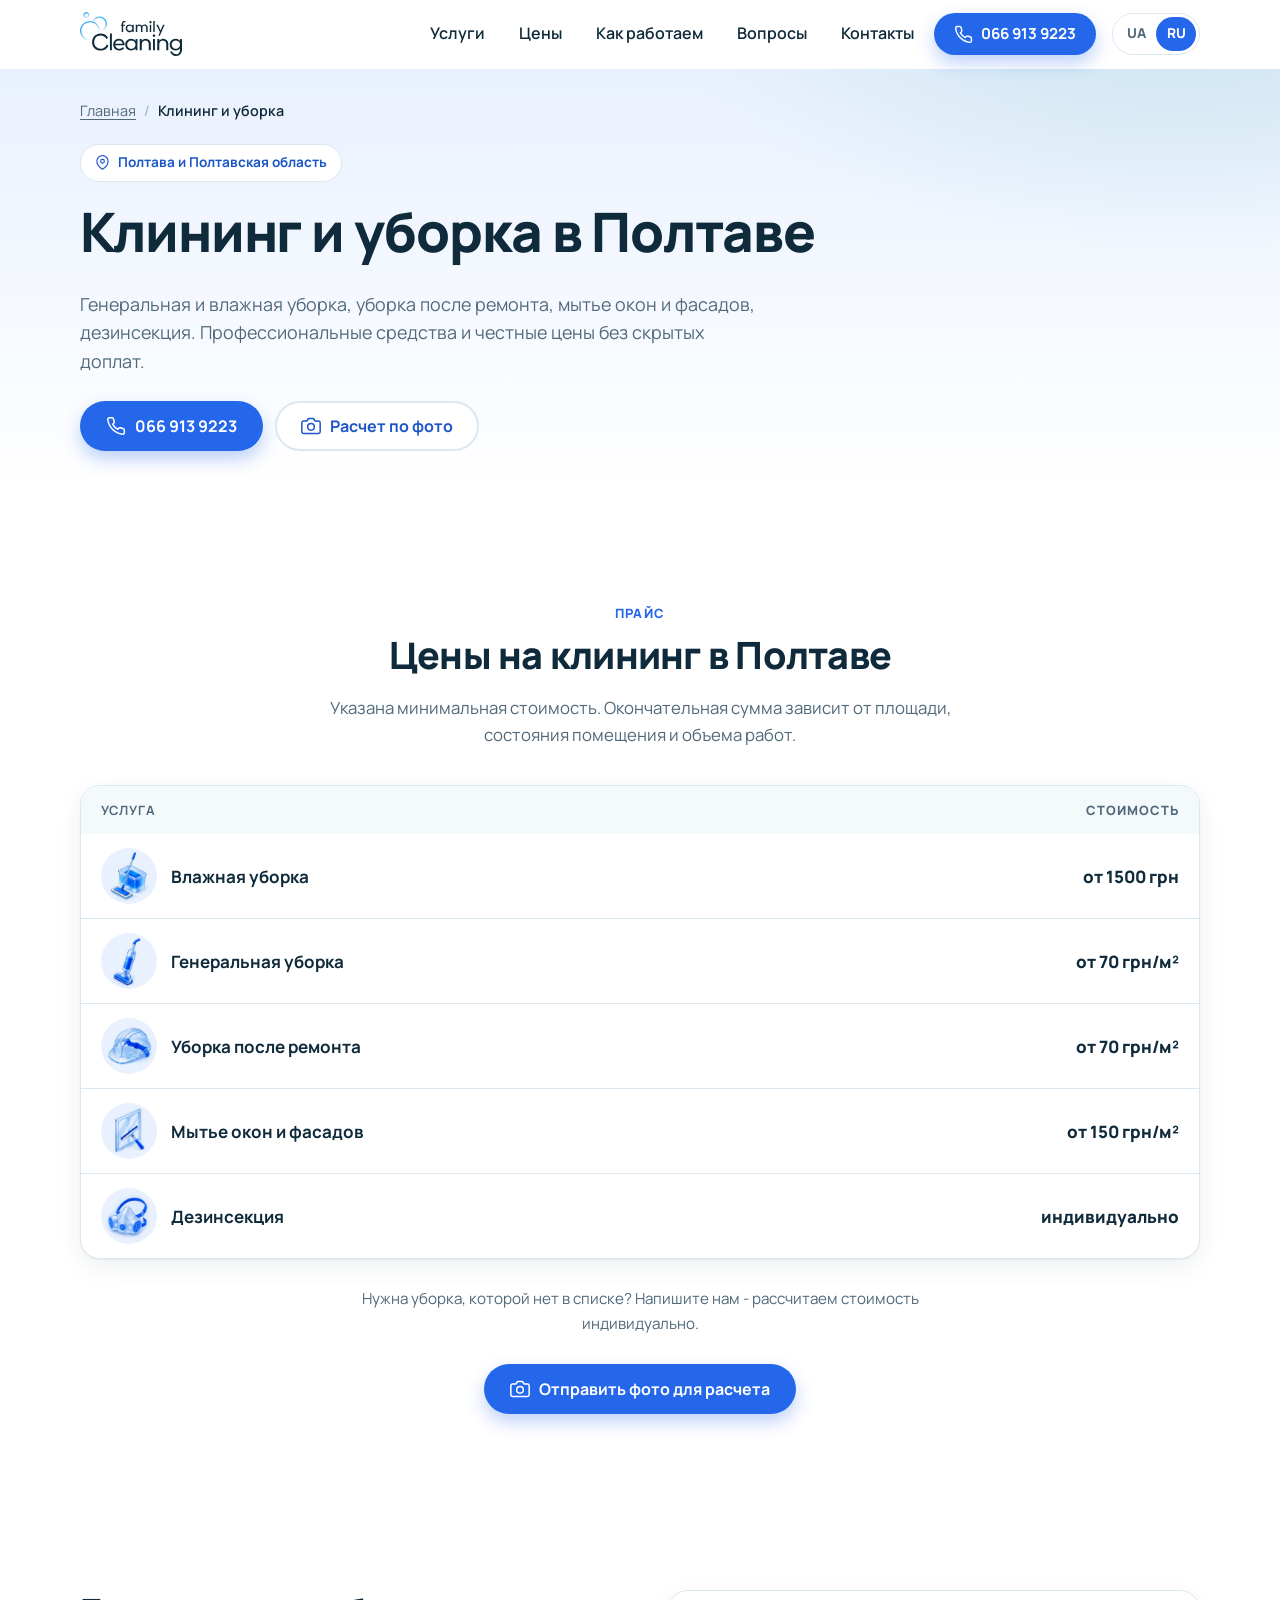
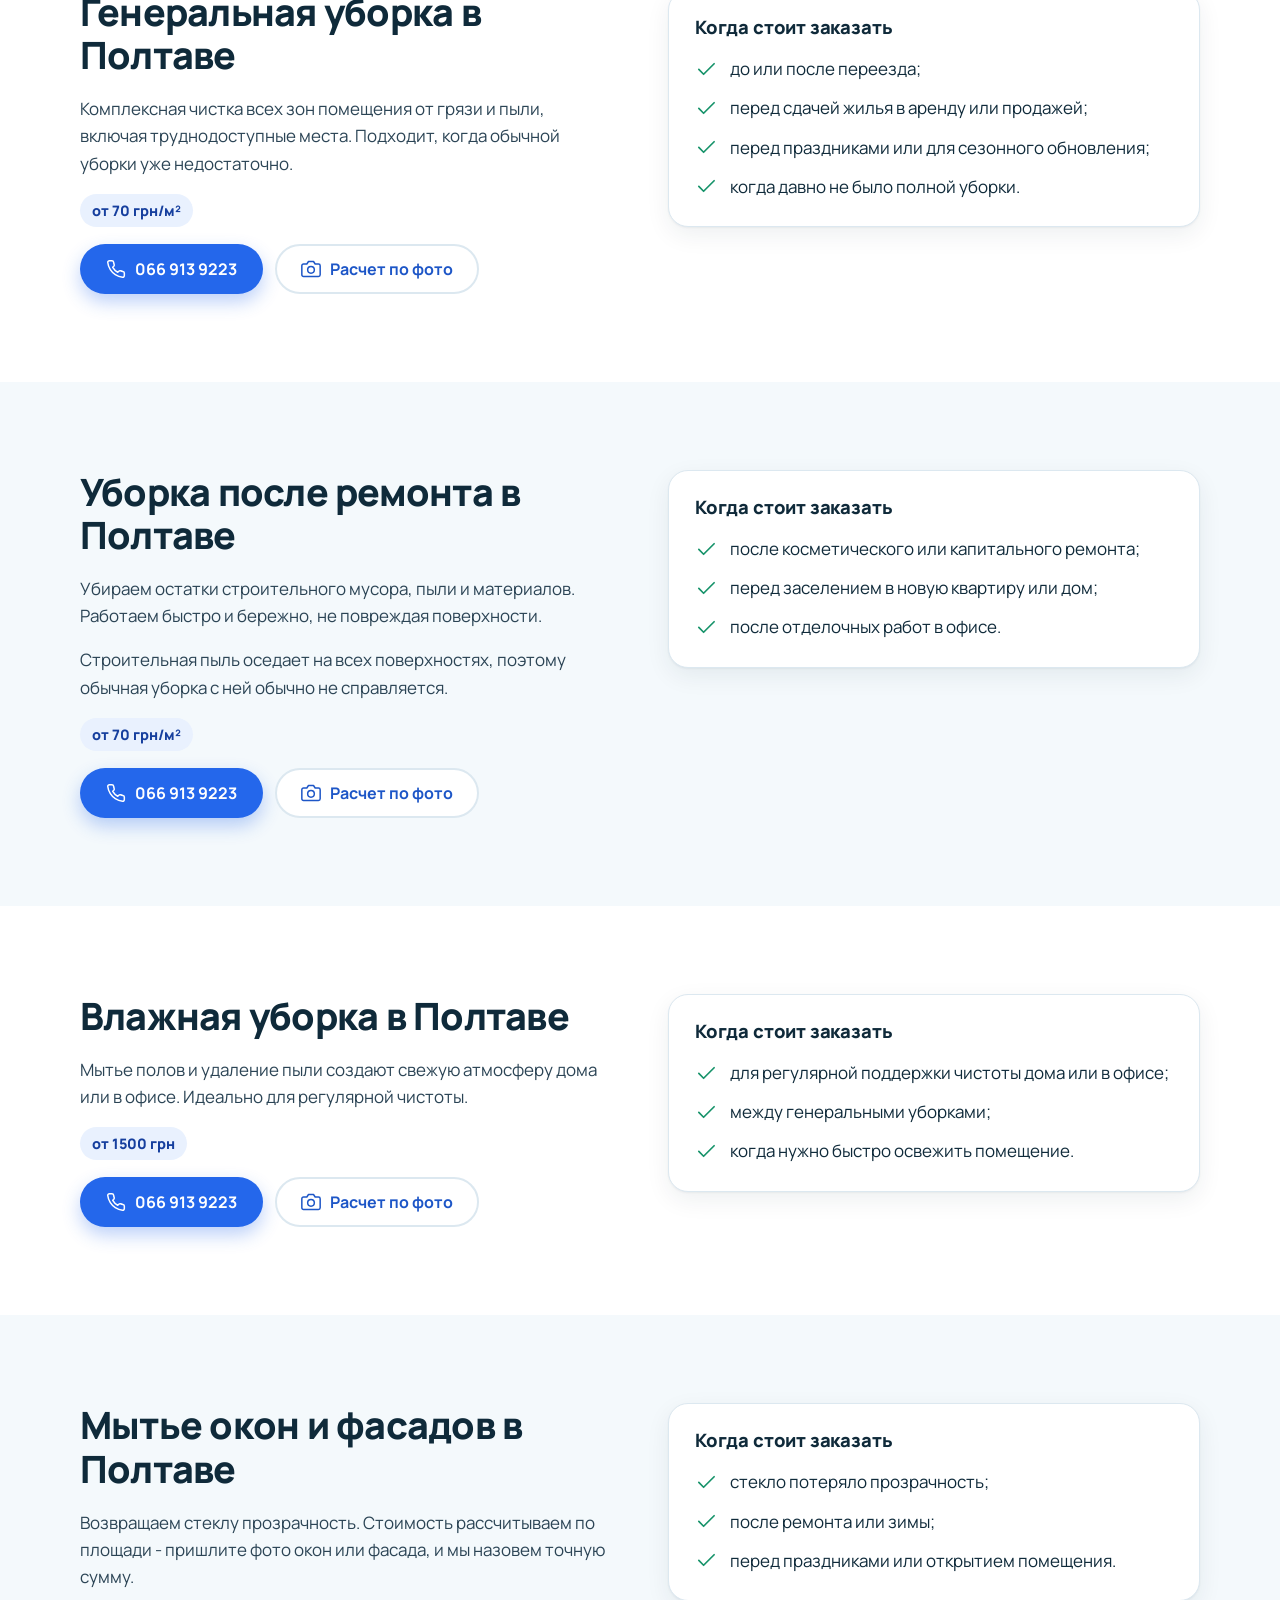
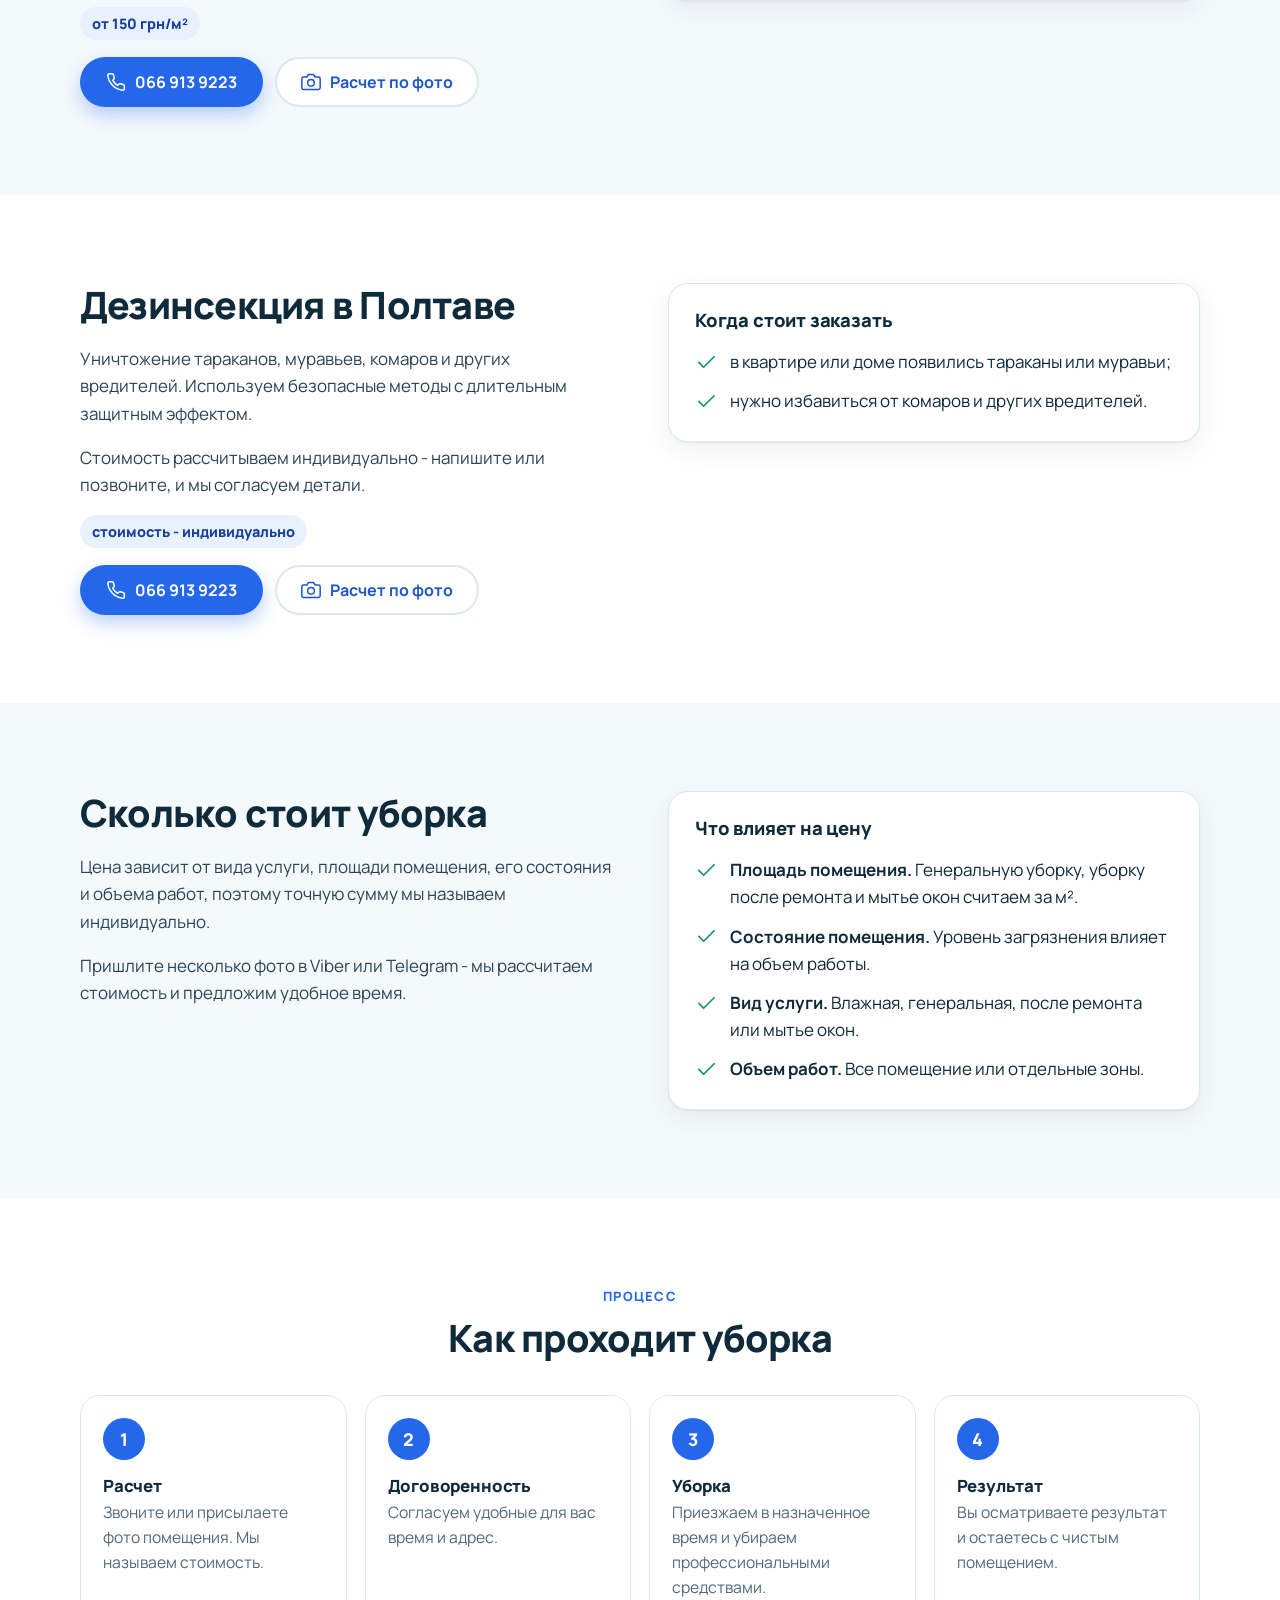
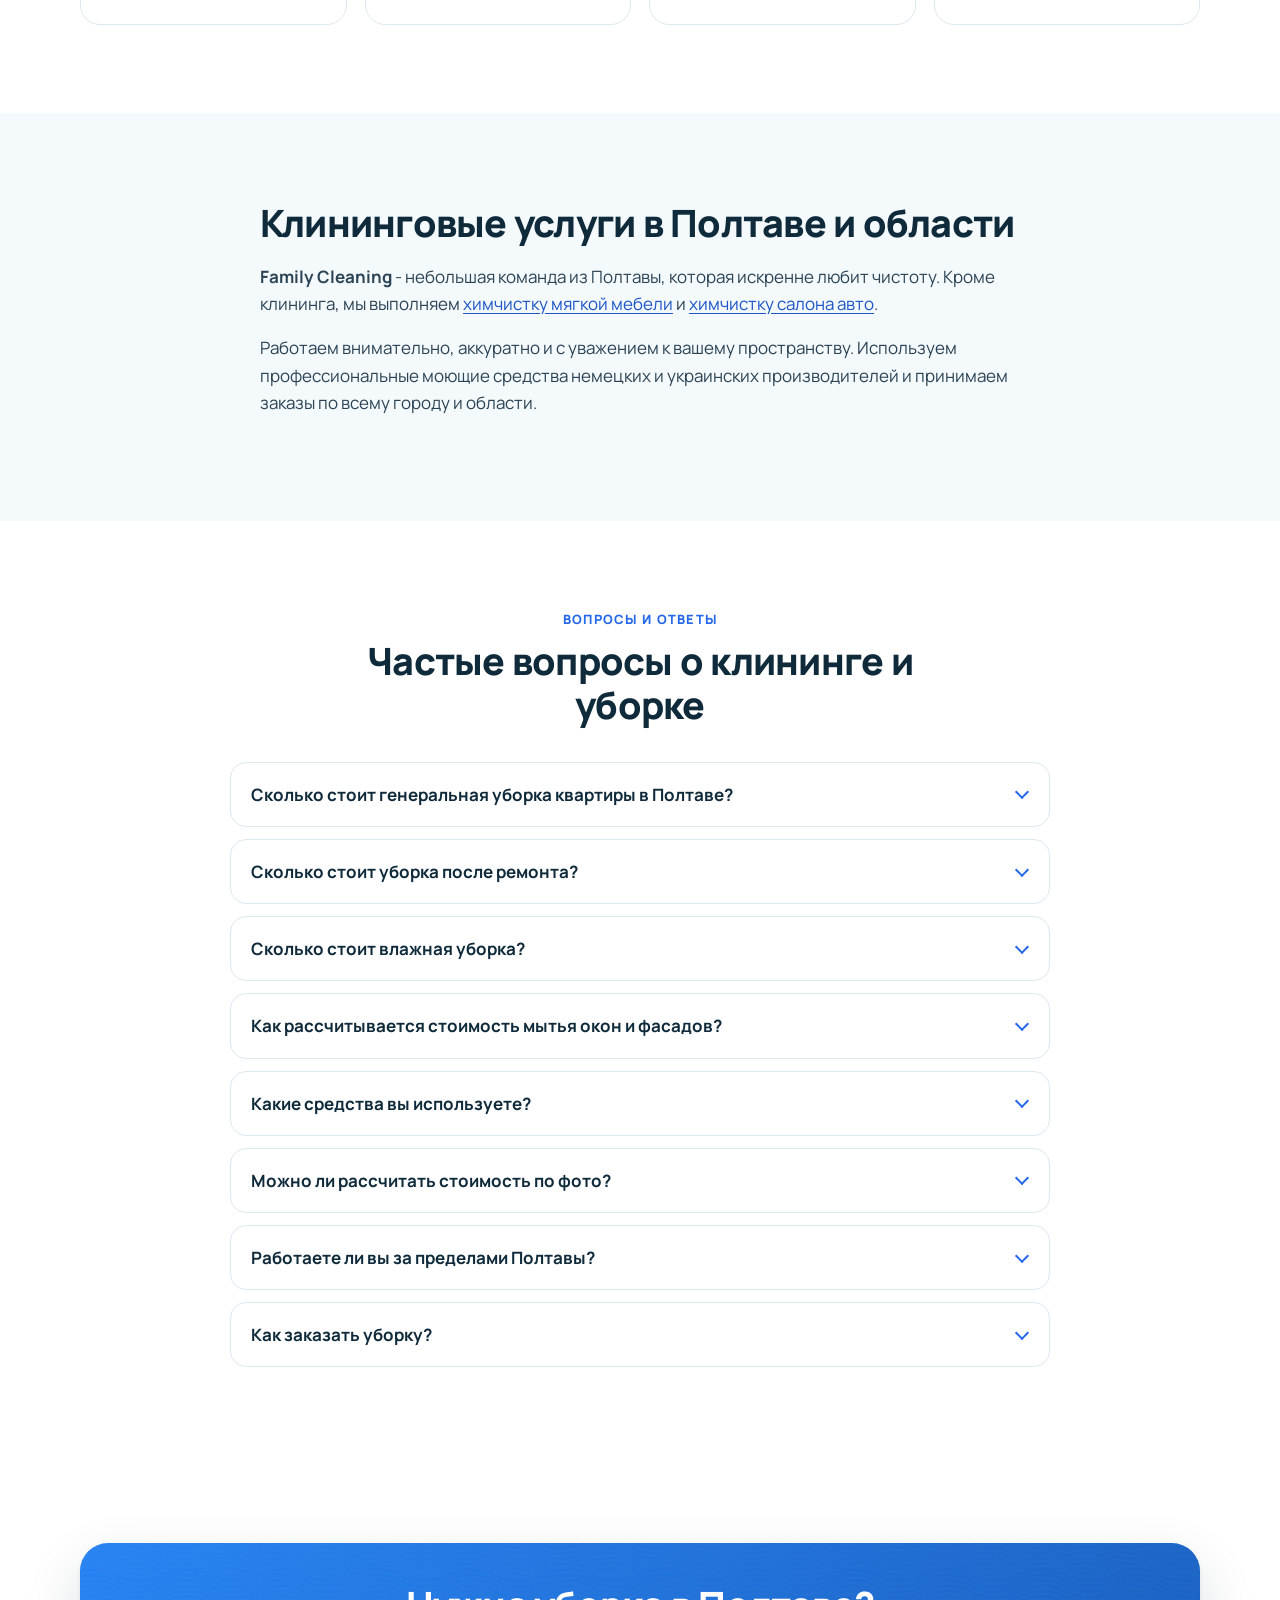
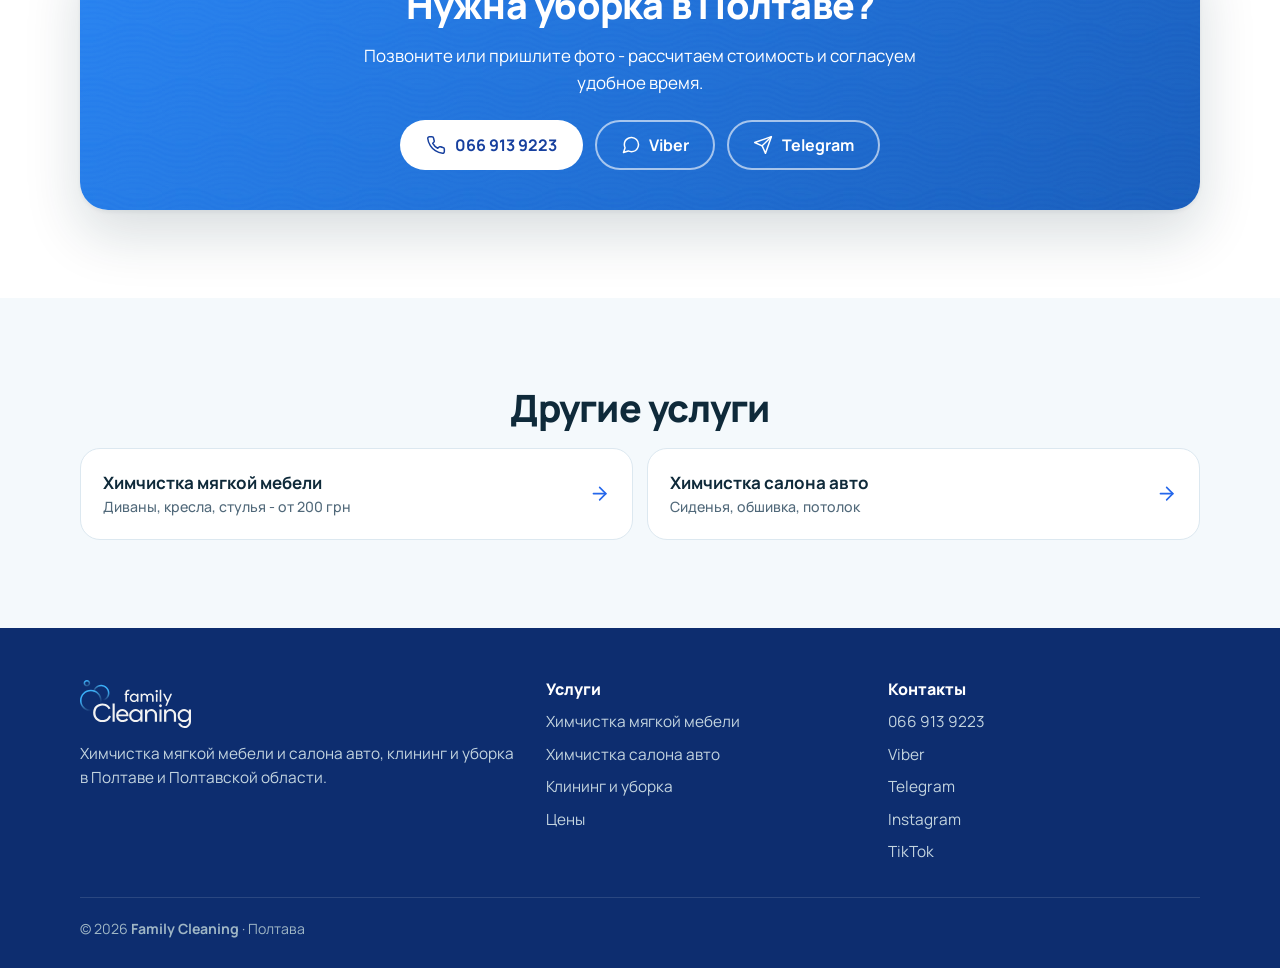
<file: ru/klining-poltava/index.html>
<!DOCTYPE html>
<html lang="ru" data-alt="../../klining-poltava/">
<head>
<meta charset="utf-8">
<meta name="viewport" content="width=device-width, initial-scale=1">
<script>(function(){var d=document.documentElement;d.classList.add('js');try{var p=localStorage.getItem('fc_lang'),a=d.getAttribute('data-alt');if((p==='uk'||p==='ru')&&a&&p!==d.lang){location.replace(new URL(a,location.href).href+location.search+location.hash);}}catch(e){}})();</script>
<title>Клининг и уборка в Полтаве: генеральная, после ремонта</title>
<meta name="description" content="Генеральная и влажная уборка, уборка после ремонта, мытье окон и фасадов в Полтаве и области. Цены от 70 грн/м². Расчет по фото.">
<link rel="canonical" href="https://famclean.com.ua/ru/klining-poltava/">
<link rel="alternate" hreflang="uk" href="https://famclean.com.ua/klining-poltava/">
<link rel="alternate" hreflang="ru" href="https://famclean.com.ua/ru/klining-poltava/">
<link rel="alternate" hreflang="x-default" href="https://famclean.com.ua/klining-poltava/">
<meta property="og:type" content="website">
<meta property="og:locale" content="ru_RU">
<meta property="og:locale:alternate" content="uk_UA">
<meta property="og:site_name" content="Family Cleaning">
<meta property="og:title" content="Клининг и уборка в Полтаве: генеральная, после ремонта">
<meta property="og:description" content="Генеральная и влажная уборка, уборка после ремонта, мытье окон и фасадов в Полтаве и области. Цены от 70 грн/м². Расчет по фото.">
<meta property="og:url" content="https://famclean.com.ua/ru/klining-poltava/">
<meta property="og:image" content="https://famclean.com.ua/img/og-cover-ru.jpg">
<meta property="og:image:width" content="1200">
<meta property="og:image:height" content="630">
<meta property="og:image:alt" content="Family Cleaning - клининг и химчистка мебели в Полтаве">
<meta name="twitter:card" content="summary_large_image">
<meta name="theme-color" content="#2467eb">
<meta name="google-site-verification" content="99--LuBpgoL34rDlay3CEURhuqWhSlvif_Wz9FNeY6w">
<link rel="icon" href="../../img/favicon.ico" sizes="any">
<link rel="icon" type="image/png" sizes="32x32" href="../../img/favicon-32x32.png">
<link rel="icon" type="image/png" sizes="16x16" href="../../img/favicon-16x16.png">
<link rel="apple-touch-icon" sizes="180x180" href="../../img/apple-touch-icon.png">
<link rel="manifest" href="../../site.webmanifest">
<link rel="preconnect" href="https://fonts.googleapis.com">
<link rel="preconnect" href="https://fonts.gstatic.com" crossorigin>
<link rel="stylesheet" href="https://fonts.googleapis.com/css2?family=Manrope:wght@400;500;600;700;800&amp;display=swap">
<link rel="stylesheet" href="../../css/style.css?v=20261111">
<script type="application/ld+json">{"@context":"https://schema.org","@type":"Service","name":"Клининг и уборка","serviceType":"Клининг и уборка","description":"Генеральная и влажная уборка, уборка после ремонта, мытье окон и фасадов, дезинсекция.","url":"https://famclean.com.ua/ru/klining-poltava/","inLanguage":"ru","provider":{"@type":"LocalBusiness","@id":"https://famclean.com.ua/#business","name":"Family Cleaning","url":"https://famclean.com.ua/","telephone":"+380669139223"},"areaServed":[{"@type":"City","name":"Полтава"},{"@type":"AdministrativeArea","name":"Полтавская область"}],"hasOfferCatalog":{"@type":"OfferCatalog","name":"Цены на клининг и уборку","itemListElement":[{"@type":"Offer","itemOffered":{"@type":"Service","name":"Влажная уборка"},"priceSpecification":{"@type":"UnitPriceSpecification","minPrice":1500,"priceCurrency":"UAH"}},{"@type":"Offer","itemOffered":{"@type":"Service","name":"Генеральная уборка"},"priceSpecification":{"@type":"UnitPriceSpecification","minPrice":70,"priceCurrency":"UAH","unitCode":"MTK","unitText":"м²"}},{"@type":"Offer","itemOffered":{"@type":"Service","name":"Уборка после ремонта"},"priceSpecification":{"@type":"UnitPriceSpecification","minPrice":70,"priceCurrency":"UAH","unitCode":"MTK","unitText":"м²"}},{"@type":"Offer","itemOffered":{"@type":"Service","name":"Мытье окон и фасадов"},"priceSpecification":{"@type":"UnitPriceSpecification","minPrice":150,"priceCurrency":"UAH","unitCode":"MTK","unitText":"м²"}}]}}</script>
<script type="application/ld+json">{"@context":"https://schema.org","@type":"BreadcrumbList","itemListElement":[{"@type":"ListItem","position":1,"name":"Главная","item":"https://famclean.com.ua/ru/"},{"@type":"ListItem","position":2,"name":"Клининг и уборка","item":"https://famclean.com.ua/ru/klining-poltava/"}]}</script>
<script type="application/ld+json">{"@context":"https://schema.org","@type":"FAQPage","inLanguage":"ru","mainEntity":[{"@type":"Question","name":"Сколько стоит генеральная уборка квартиры в Полтаве?","acceptedAnswer":{"@type":"Answer","text":"Генеральная уборка стоит от 70 грн за м². Окончательная стоимость зависит от площади, состояния помещения и объема работ, поэтому мы рассчитываем ее индивидуально - быстрее всего по фото."}},{"@type":"Question","name":"Сколько стоит уборка после ремонта?","acceptedAnswer":{"@type":"Answer","text":"Уборка после ремонта - от 70 грн за м². Окончательная сумма зависит от площади и уровня загрязнения строительной пылью и мусором."}},{"@type":"Question","name":"Сколько стоит влажная уборка?","acceptedAnswer":{"@type":"Answer","text":"Влажная уборка - от 1500 грн. Стоимость зависит от площади помещения и состава работ."}},{"@type":"Question","name":"Как рассчитывается стоимость мытья окон и фасадов?","acceptedAnswer":{"@type":"Answer","text":"По площади, от 150 грн за м². Пришлите фото окон или фасада - назовем точную сумму."}},{"@type":"Question","name":"Какие средства вы используете?","acceptedAnswer":{"@type":"Answer","text":"Профессиональные моющие средства немецких и украинских производителей. Если дома есть аллергики, дети или домашние животные, сообщите нам заранее."}},{"@type":"Question","name":"Можно ли рассчитать стоимость по фото?","acceptedAnswer":{"@type":"Answer","text":"Да. Пришлите несколько фото помещения в Viber или Telegram и коротко опишите задачу. Мы назовем стоимость и предложим удобное время."}},{"@type":"Question","name":"Работаете ли вы за пределами Полтавы?","acceptedAnswer":{"@type":"Answer","text":"Да, принимаем заказы по всему городу и области. Напишите или позвоните - согласуем детали."}},{"@type":"Question","name":"Как заказать уборку?","acceptedAnswer":{"@type":"Answer","text":"Позвоните по номеру 066 913 9223 или напишите в Viber или Telegram. Мы рассчитаем стоимость и согласуем удобное для вас время."}}]}</script>
<!-- Google tag (gtag.js) -->
<script async src="https://www.googletagmanager.com/gtag/js?id=G-ZP1D5EXPBN"></script>
<script>window.dataLayer=window.dataLayer||[];function gtag(){dataLayer.push(arguments);}gtag('js',new Date());gtag('config','G-ZP1D5EXPBN');</script>
</head>
<body>
<a class="skip-link" href="#main">Перейти к содержимому</a>
<svg width="0" height="0" style="position:absolute" aria-hidden="true" focusable="false"><defs>
<symbol id="i-phone" viewBox="0 0 24 24"><path d="M22 16.92v3a2 2 0 0 1-2.18 2 19.79 19.79 0 0 1-8.63-3.07 19.5 19.5 0 0 1-6-6 19.79 19.79 0 0 1-3.07-8.67A2 2 0 0 1 4.11 2h3a2 2 0 0 1 2 1.72 12.84 12.84 0 0 0 .7 2.81 2 2 0 0 1-.45 2.11L8.09 9.91a16 16 0 0 0 6 6l1.27-1.27a2 2 0 0 1 2.11-.45 12.84 12.84 0 0 0 2.81.7A2 2 0 0 1 22 16.92z"/></symbol>
<symbol id="i-chat" viewBox="0 0 24 24"><path d="M21 11.5a8.38 8.38 0 0 1-.9 3.8 8.5 8.5 0 0 1-7.6 4.7 8.38 8.38 0 0 1-3.8-.9L3 21l1.9-5.7a8.38 8.38 0 0 1-.9-3.8 8.5 8.5 0 0 1 4.7-7.6 8.38 8.38 0 0 1 3.8-.9h.5a8.48 8.48 0 0 1 8 8v.5z"/></symbol>
<symbol id="i-send" viewBox="0 0 24 24"><path d="M22 2 11 13"/><path d="M22 2 15 22l-4-9-9-4z"/></symbol>
<symbol id="i-insta" viewBox="0 0 24 24"><rect x="3" y="3" width="18" height="18" rx="5"/><circle cx="12" cy="12" r="4"/><path d="M17.5 6.5h.01"/></symbol>
<symbol id="i-music" viewBox="0 0 24 24"><path d="M9 18V5l12-2v13"/><circle cx="6" cy="18" r="3"/><circle cx="18" cy="16" r="3"/></symbol>
<symbol id="i-pin" viewBox="0 0 24 24"><path d="M21 10c0 7-9 13-9 13S3 17 3 10a9 9 0 0 1 18 0z"/><circle cx="12" cy="10" r="3"/></symbol>
<symbol id="i-check" viewBox="0 0 24 24"><path d="M20 6 9 17l-5-5"/></symbol>
<symbol id="i-arrow" viewBox="0 0 24 24"><path d="M5 12h14"/><path d="m12 5 7 7-7 7"/></symbol>
<symbol id="i-menu" viewBox="0 0 24 24"><path d="M3 6h18M3 12h18M3 18h18"/></symbol>
<symbol id="i-close" viewBox="0 0 24 24"><path d="M18 6 6 18M6 6l12 12"/></symbol>
<symbol id="i-camera" viewBox="0 0 24 24"><path d="M23 19a2 2 0 0 1-2 2H3a2 2 0 0 1-2-2V8a2 2 0 0 1 2-2h4l2-3h6l2 3h4a2 2 0 0 1 2 2z"/><circle cx="12" cy="13" r="4"/></symbol>
<symbol id="i-shield" viewBox="0 0 24 24"><path d="M12 22s8-4 8-10V5l-8-3-8 3v7c0 6 8 10 8 10z"/><path d="m9 12 2 2 4-4"/></symbol>
<symbol id="i-star" viewBox="0 0 24 24"><path d="m12 2 3.09 6.26L22 9.27l-5 4.87 1.18 6.88L12 17.77l-6.18 3.25L7 14.14 2 9.27l6.91-1.01z"/></symbol>
<symbol id="i-wallet" viewBox="0 0 24 24"><path d="M20 7H5a2 2 0 0 1 0-4h13v4"/><path d="M3 5v14a2 2 0 0 0 2 2h15a1 1 0 0 0 1-1V8a1 1 0 0 0-1-1"/><path d="M16 14h.01"/></symbol>
<symbol id="i-sofa" viewBox="0 0 24 24"><path d="M6 11V8.5A2.5 2.5 0 0 1 8.5 6h7A2.5 2.5 0 0 1 18 8.5V11"/><path d="M3 14a2 2 0 0 1 4 0v1h10v-1a2 2 0 0 1 4 0v4.5a.5.5 0 0 1-.5.5h-17a.5.5 0 0 1-.5-.5z"/><path d="M6 19v1.5M18 19v1.5"/></symbol>
<symbol id="i-car" viewBox="0 0 24 24"><path d="m3.5 13.5 1.8-4.9a2 2 0 0 1 1.9-1.3h9.6a2 2 0 0 1 1.9 1.3l1.8 4.9"/><path d="M3.5 13.5h17V18a1 1 0 0 1-1 1H18a1 1 0 0 1-1-1v-1.5H7V18a1 1 0 0 1-1 1H4.5a1 1 0 0 1-1-1z"/><path d="M7 15.2h.01M17 15.2h.01"/></symbol>
<symbol id="i-sparkle" viewBox="0 0 24 24"><path d="m12 3 1.8 5.2L19 10l-5.2 1.8L12 17l-1.8-5.2L5 10l5.2-1.8z"/><path d="m19 15 .8 2.2L22 18l-2.2.8L19 21l-.8-2.2L16 18l2.2-.8z"/></symbol>
<symbol id="i-tool" viewBox="0 0 24 24"><path d="M14.7 6.3a1 1 0 0 0 0 1.4l1.6 1.6a1 1 0 0 0 1.4 0l3.77-3.77a6 6 0 0 1-7.94 7.94l-6.91 6.91a2.12 2.12 0 0 1-3-3l6.91-6.91a6 6 0 0 1 7.94-7.94l-3.76 3.76z"/></symbol>
<symbol id="i-drop" viewBox="0 0 24 24"><path d="m12 2.69 4.8619 5.66C22.57712 15 18.127128 22.008301 12.005 22.008301 5.8828718 22.008301 1.5 14.921903 7.1480998 8.35z"/></symbol>
<symbol id="i-window" viewBox="0 0 24 24"><rect x="4.5" y="3" width="15" height="18" rx="1.5"/><path d="M12 3v18M4.5 12h15"/></symbol>
<symbol id="i-bug" viewBox="0 0 24 24"><path d="m21.5 12.5h-3m2-7-2.5 2M17.5 17l3 2.5M9.5 6v-1C9.5 3.6932934 10.494907 2.5 12 2.5c1.505093 0 2.5 1.1790416 2.5 2.5v1m-11-.5 2.5 2M18 9.5V14.5c0 3.355263-2.667143 5.982763-6.004534 5.982763-3.337391 0-5.995466-2.6275-5.995466-5.982763V9.5c0-1.7342599 1.181368-3 3-3H15c1.733122 0 3 1.2657401 3 3zM2.5 12.5h3m1 4.5-3 2.5"/></symbol>
</defs></svg>
<header class="site-header">
<div class="container header-inner">
<a class="brand" href="../" aria-label="Family Cleaning - на главную"><img src="../../img/logo-dark.svg" width="120" height="52" alt="Family Cleaning"></a>
<nav class="nav" id="nav" aria-label="Главное меню">
<a href="../#services">Услуги</a>
<a href="../#prices">Цены</a>
<a href="../#how">Как работаем</a>
<a href="../#faq">Вопросы</a>
<a href="../#contact">Контакты</a>
</nav>
<a class="btn btn--primary btn--sm header-phone" href="tel:+380669139223"><svg class="ico" aria-hidden="true"><use href="#i-phone"/></svg> 066 913 9223</a>
<div class="lang" role="group" aria-label="Язык"><a href="../../klining-poltava/" lang="uk" hreflang="uk" data-lang-switch="uk" aria-label="Українська">UA</a><a href="./" lang="ru" hreflang="ru" data-lang-switch="ru" aria-label="Русский" aria-current="true">RU</a></div>
<button class="burger" type="button" aria-expanded="false" aria-controls="nav" aria-label="Открыть меню" data-label-open="Открыть меню" data-label-close="Закрыть меню"><svg class="ico" aria-hidden="true"><use href="#i-menu"/></svg></button>
</div>
</header>
<main id="main">

<section class="page-hero">
<div class="container">
<nav class="breadcrumbs" aria-label="Навигация">
<ol><li><a href="../">Главная</a></li><li><span aria-current="page">Клининг и уборка</span></li></ol>
</nav>
<span class="chip"><svg class="ico" aria-hidden="true"><use href="#i-pin"/></svg> Полтава и Полтавская область</span>
<h1>Клининг и уборка в Полтаве</h1>
<p class="lead">Генеральная и влажная уборка, уборка после ремонта, мытье окон и фасадов, дезинсекция. Профессиональные средства и честные цены без скрытых доплат.</p>
<div class="btn-row">
<a class="btn btn--primary" href="tel:+380669139223"><svg class="ico" aria-hidden="true"><use href="#i-phone"/></svg> 066 913 9223</a>
<a class="btn btn--ghost" href="viber://chat?number=%2B380669139223"><svg class="ico" aria-hidden="true"><use href="#i-camera"/></svg> Расчет по фото</a>
</div>
</div>
</section>

<section class="section" id="prices">
<div class="container">
<div class="section-head"><span class="eyebrow">Прайс</span><h2>Цены на клининг в Полтаве</h2><p>Указана минимальная стоимость. Окончательная сумма зависит от площади, состояния помещения и объема работ.</p></div>
<div class="table-wrap">
<table class="price-table">
<caption class="sr-only">Цены на клининг и уборку в Полтаве</caption>
<thead><tr><th scope="col">Услуга</th><th scope="col">Стоимость</th></tr></thead>
<tbody>
<tr><td><span class="row-item"><img src="../../img/cat/mop.webp" alt="Влажная уборка" width="256" height="256" loading="lazy" decoding="async"><span>Влажная уборка</span></span></td><td>от 1500 грн</td></tr>
<tr><td><span class="row-item"><img src="../../img/cat/gen_clean.webp" alt="Генеральная уборка" width="256" height="256" loading="lazy" decoding="async"><span>Генеральная уборка</span></span></td><td>от 70 грн/м²</td></tr>
<tr><td><span class="row-item"><img src="../../img/cat/after-repair.webp" alt="Уборка после ремонта" width="256" height="256" loading="lazy" decoding="async"><span>Уборка после ремонта</span></span></td><td>от 70 грн/м²</td></tr>
<tr><td><span class="row-item"><img src="../../img/cat/window.webp" alt="Мытье окон и фасадов" width="256" height="256" loading="lazy" decoding="async"><span>Мытье окон и фасадов</span></span></td><td>от 150 грн/м²</td></tr>
<tr><td><span class="row-item"><img src="../../img/cat/pest.webp" alt="Дезинсекция" width="256" height="256" loading="lazy" decoding="async"><span>Дезинсекция</span></span></td><td>индивидуально</td></tr>
</tbody>
</table>
</div>
<p class="price-note">Нужна уборка, которой нет в списке? Напишите нам - рассчитаем стоимость индивидуально.</p>
<div class="price-cta"><a class="btn btn--primary" href="viber://chat?number=%2B380669139223"><svg class="ico" aria-hidden="true"><use href="#i-camera"/></svg> Отправить фото для расчета</a></div>
</div>
</section>

<section class="section" id="general">
<div class="container two-col">
<div class="prose">
<h2>Генеральная уборка в Полтаве</h2>
<p>Комплексная чистка всех зон помещения от грязи и пыли, включая труднодоступные места. Подходит, когда обычной уборки уже недостаточно.</p>
<p><span class="price-chip">от 70 грн/м²</span></p>
<div class="btn-row">
<a class="btn btn--primary" href="tel:+380669139223"><svg class="ico" aria-hidden="true"><use href="#i-phone"/></svg> 066 913 9223</a>
<a class="btn btn--ghost" href="viber://chat?number=%2B380669139223"><svg class="ico" aria-hidden="true"><use href="#i-camera"/></svg> Расчет по фото</a>
</div>
</div>
<div class="panel">
<h3>Когда стоит заказать</h3>
<ul class="checklist">
<li><svg class="ico" aria-hidden="true"><use href="#i-check"/></svg><span>до или после переезда;</span></li>
<li><svg class="ico" aria-hidden="true"><use href="#i-check"/></svg><span>перед сдачей жилья в аренду или продажей;</span></li>
<li><svg class="ico" aria-hidden="true"><use href="#i-check"/></svg><span>перед праздниками или для сезонного обновления;</span></li>
<li><svg class="ico" aria-hidden="true"><use href="#i-check"/></svg><span>когда давно не было полной уборки.</span></li>
</ul>
</div>
</div>
</section>
<section class="section section--alt" id="after-repair">
<div class="container two-col">
<div class="prose">
<h2>Уборка после ремонта в Полтаве</h2>
<p>Убираем остатки строительного мусора, пыли и материалов. Работаем быстро и бережно, не повреждая поверхности.</p>
<p>Строительная пыль оседает на всех поверхностях, поэтому обычная уборка с ней обычно не справляется.</p>
<p><span class="price-chip">от 70 грн/м²</span></p>
<div class="btn-row">
<a class="btn btn--primary" href="tel:+380669139223"><svg class="ico" aria-hidden="true"><use href="#i-phone"/></svg> 066 913 9223</a>
<a class="btn btn--ghost" href="viber://chat?number=%2B380669139223"><svg class="ico" aria-hidden="true"><use href="#i-camera"/></svg> Расчет по фото</a>
</div>
</div>
<div class="panel">
<h3>Когда стоит заказать</h3>
<ul class="checklist">
<li><svg class="ico" aria-hidden="true"><use href="#i-check"/></svg><span>после косметического или капитального ремонта;</span></li>
<li><svg class="ico" aria-hidden="true"><use href="#i-check"/></svg><span>перед заселением в новую квартиру или дом;</span></li>
<li><svg class="ico" aria-hidden="true"><use href="#i-check"/></svg><span>после отделочных работ в офисе.</span></li>
</ul>
</div>
</div>
</section>
<section class="section" id="wet">
<div class="container two-col">
<div class="prose">
<h2>Влажная уборка в Полтаве</h2>
<p>Мытье полов и удаление пыли создают свежую атмосферу дома или в офисе. Идеально для регулярной чистоты.</p>
<p><span class="price-chip">от 1500 грн</span></p>
<div class="btn-row">
<a class="btn btn--primary" href="tel:+380669139223"><svg class="ico" aria-hidden="true"><use href="#i-phone"/></svg> 066 913 9223</a>
<a class="btn btn--ghost" href="viber://chat?number=%2B380669139223"><svg class="ico" aria-hidden="true"><use href="#i-camera"/></svg> Расчет по фото</a>
</div>
</div>
<div class="panel">
<h3>Когда стоит заказать</h3>
<ul class="checklist">
<li><svg class="ico" aria-hidden="true"><use href="#i-check"/></svg><span>для регулярной поддержки чистоты дома или в офисе;</span></li>
<li><svg class="ico" aria-hidden="true"><use href="#i-check"/></svg><span>между генеральными уборками;</span></li>
<li><svg class="ico" aria-hidden="true"><use href="#i-check"/></svg><span>когда нужно быстро освежить помещение.</span></li>
</ul>
</div>
</div>
</section>
<section class="section section--alt" id="windows">
<div class="container two-col">
<div class="prose">
<h2>Мытье окон и фасадов в Полтаве</h2>
<p>Возвращаем стеклу прозрачность. Стоимость рассчитываем по площади - пришлите фото окон или фасада, и мы назовем точную сумму.</p>
<p><span class="price-chip">от 150 грн/м²</span></p>
<div class="btn-row">
<a class="btn btn--primary" href="tel:+380669139223"><svg class="ico" aria-hidden="true"><use href="#i-phone"/></svg> 066 913 9223</a>
<a class="btn btn--ghost" href="viber://chat?number=%2B380669139223"><svg class="ico" aria-hidden="true"><use href="#i-camera"/></svg> Расчет по фото</a>
</div>
</div>
<div class="panel">
<h3>Когда стоит заказать</h3>
<ul class="checklist">
<li><svg class="ico" aria-hidden="true"><use href="#i-check"/></svg><span>стекло потеряло прозрачность;</span></li>
<li><svg class="ico" aria-hidden="true"><use href="#i-check"/></svg><span>после ремонта или зимы;</span></li>
<li><svg class="ico" aria-hidden="true"><use href="#i-check"/></svg><span>перед праздниками или открытием помещения.</span></li>
</ul>
</div>
</div>
</section>
<section class="section" id="pest">
<div class="container two-col">
<div class="prose">
<h2>Дезинсекция в Полтаве</h2>
<p>Уничтожение тараканов, муравьев, комаров и других вредителей. Используем безопасные методы с длительным защитным эффектом.</p>
<p>Стоимость рассчитываем индивидуально - напишите или позвоните, и мы согласуем детали.</p>
<p><span class="price-chip">стоимость - индивидуально</span></p>
<div class="btn-row">
<a class="btn btn--primary" href="tel:+380669139223"><svg class="ico" aria-hidden="true"><use href="#i-phone"/></svg> 066 913 9223</a>
<a class="btn btn--ghost" href="viber://chat?number=%2B380669139223"><svg class="ico" aria-hidden="true"><use href="#i-camera"/></svg> Расчет по фото</a>
</div>
</div>
<div class="panel">
<h3>Когда стоит заказать</h3>
<ul class="checklist">
<li><svg class="ico" aria-hidden="true"><use href="#i-check"/></svg><span>в квартире или доме появились тараканы или муравьи;</span></li>
<li><svg class="ico" aria-hidden="true"><use href="#i-check"/></svg><span>нужно избавиться от комаров и других вредителей.</span></li>
</ul>
</div>
</div>
</section>

<section class="section section--alt">
<div class="container two-col">
<div class="prose">
<h2>Сколько стоит уборка</h2>
<p>Цена зависит от вида услуги, площади помещения, его состояния и объема работ, поэтому точную сумму мы называем индивидуально.</p>
<p>Пришлите несколько фото в Viber или Telegram - мы рассчитаем стоимость и предложим удобное время.</p>
</div>
<div class="panel">
<h3>Что влияет на цену</h3>
<ul class="checklist">
<li><svg class="ico" aria-hidden="true"><use href="#i-check"/></svg><span><strong>Площадь помещения.</strong> Генеральную уборку, уборку после ремонта и мытье окон считаем за м².</span></li>
<li><svg class="ico" aria-hidden="true"><use href="#i-check"/></svg><span><strong>Состояние помещения.</strong> Уровень загрязнения влияет на объем работы.</span></li>
<li><svg class="ico" aria-hidden="true"><use href="#i-check"/></svg><span><strong>Вид услуги.</strong> Влажная, генеральная, после ремонта или мытье окон.</span></li>
<li><svg class="ico" aria-hidden="true"><use href="#i-check"/></svg><span><strong>Объем работ.</strong> Все помещение или отдельные зоны.</span></li>
</ul>
</div>
</div>
</section>

<section class="section" id="how">
<div class="container">
<div class="section-head"><span class="eyebrow">Процесс</span><h2>Как проходит уборка</h2></div>
<ol class="steps">
<li><h3>Расчет</h3><p>Звоните или присылаете фото помещения. Мы называем стоимость.</p></li>
<li><h3>Договоренность</h3><p>Согласуем удобные для вас время и адрес.</p></li>
<li><h3>Уборка</h3><p>Приезжаем в назначенное время и убираем профессиональными средствами.</p></li>
<li><h3>Результат</h3><p>Вы осматриваете результат и остаетесь с чистым помещением.</p></li>
</ol>
</div>
</section>

<section class="section section--alt">
<div class="container">
<div class="prose">
<h2>Клининговые услуги в Полтаве и области</h2>
<p><strong>Family Cleaning</strong> - небольшая команда из Полтавы, которая искренне любит чистоту. Кроме клининга, мы выполняем <a href="../himchistka-mebliv-poltava/">химчистку мягкой мебели</a> и <a href="../himchistka-salonu-avto-poltava/">химчистку салона авто</a>.</p>
<p>Работаем внимательно, аккуратно и с уважением к вашему пространству. Используем профессиональные моющие средства немецких и украинских производителей и принимаем заказы по всему городу и области.</p>
</div>
</div>
</section>

<section class="section" id="faq">
<div class="container">
<div class="section-head"><span class="eyebrow">Вопросы и ответы</span><h2>Частые вопросы о клининге и уборке</h2></div>
<div class="faq">
<details><summary>Сколько стоит генеральная уборка квартиры в Полтаве?</summary><div class="faq-a"><p>Генеральная уборка стоит от 70 грн за м². Окончательная стоимость зависит от площади, состояния помещения и объема работ, поэтому мы рассчитываем ее индивидуально - быстрее всего по фото.</p></div></details>
<details><summary>Сколько стоит уборка после ремонта?</summary><div class="faq-a"><p>Уборка после ремонта - от 70 грн за м². Окончательная сумма зависит от площади и уровня загрязнения строительной пылью и мусором.</p></div></details>
<details><summary>Сколько стоит влажная уборка?</summary><div class="faq-a"><p>Влажная уборка - от 1500 грн. Стоимость зависит от площади помещения и состава работ.</p></div></details>
<details><summary>Как рассчитывается стоимость мытья окон и фасадов?</summary><div class="faq-a"><p>По площади, от 150 грн за м². Пришлите фото окон или фасада - назовем точную сумму.</p></div></details>
<details><summary>Какие средства вы используете?</summary><div class="faq-a"><p>Профессиональные моющие средства немецких и украинских производителей. Если дома есть аллергики, дети или домашние животные, сообщите нам заранее.</p></div></details>
<details><summary>Можно ли рассчитать стоимость по фото?</summary><div class="faq-a"><p>Да. Пришлите несколько фото помещения в Viber или Telegram и коротко опишите задачу. Мы назовем стоимость и предложим удобное время.</p></div></details>
<details><summary>Работаете ли вы за пределами Полтавы?</summary><div class="faq-a"><p>Да, принимаем заказы по всему городу и области. Напишите или позвоните - согласуем детали.</p></div></details>
<details><summary>Как заказать уборку?</summary><div class="faq-a"><p>Позвоните по номеру 066 913 9223 или напишите в Viber или Telegram. Мы рассчитаем стоимость и согласуем удобное для вас время.</p></div></details>
</div>
</div>
</section>

<section class="section" aria-labelledby="cta-title">
<div class="container">
<div class="cta-band">
<h2 id="cta-title">Нужна уборка в Полтаве?</h2>
<p>Позвоните или пришлите фото - рассчитаем стоимость и согласуем удобное время.</p>
<div class="btn-row">
<a class="btn btn--light" href="tel:+380669139223"><svg class="ico" aria-hidden="true"><use href="#i-phone"/></svg> 066 913 9223</a>
<a class="btn btn--outline-light" href="viber://chat?number=%2B380669139223"><svg class="ico" aria-hidden="true"><use href="#i-chat"/></svg> Viber</a>
<a class="btn btn--outline-light" href="https://t.me/family_cleaning_plt" rel="noopener"><svg class="ico" aria-hidden="true"><use href="#i-send"/></svg> Telegram</a>
</div>
</div>
</div>
</section>

<section class="section section--alt" aria-labelledby="more-title">
<div class="container">
<h2 id="more-title" class="prose-center">Другие услуги</h2>
<div class="related">
<a href="../himchistka-mebliv-poltava/"><span>Химчистка мягкой мебели<small>Диваны, кресла, стулья - от 200 грн</small></span><svg class="ico" aria-hidden="true"><use href="#i-arrow"/></svg></a>
<a href="../himchistka-salonu-avto-poltava/"><span>Химчистка салона авто<small>Сиденья, обшивка, потолок</small></span><svg class="ico" aria-hidden="true"><use href="#i-arrow"/></svg></a>
</div>
</div>
</section>

</main>
<footer class="site-footer">
<div class="container">
<div class="footer-grid">
<div>
<img src="../../img/logo.svg" width="120" height="52" alt="Family Cleaning" loading="lazy">
<p>Химчистка мягкой мебели и салона авто, клининг и уборка в Полтаве и Полтавской области.</p>
</div>
<div>
<h2>Услуги</h2>
<ul>
<li><a href="../himchistka-mebliv-poltava/">Химчистка мягкой мебели</a></li>
<li><a href="../himchistka-salonu-avto-poltava/">Химчистка салона авто</a></li>
<li><a href="./">Клининг и уборка</a></li>
<li><a href="../#prices">Цены</a></li>
</ul>
</div>
<div>
<h2>Контакты</h2>
<ul>
<li><a href="tel:+380669139223">066 913 9223</a></li>
<li><a href="viber://chat?number=%2B380669139223">Viber</a></li>
<li><a href="https://t.me/family_cleaning_plt" rel="noopener">Telegram</a></li>
<li><a href="https://instagram.com/family_cleaning_plt/" rel="noopener">Instagram</a></li>
<li><a href="https://www.tiktok.com/@family_cleaning_plt" rel="noopener">TikTok</a></li>
</ul>
</div>
</div>
<div class="footer-bottom">© 2026 <strong>Family Cleaning</strong> · Полтава</div>
</div>
</footer>
<nav class="mobile-bar" aria-label="Быстрая связь">
<a class="is-primary" href="tel:+380669139223"><svg class="ico" aria-hidden="true"><use href="#i-phone"/></svg><span>Позвонить</span></a>
<a href="viber://chat?number=%2B380669139223"><svg class="ico" aria-hidden="true"><use href="#i-chat"/></svg><span>Viber</span></a>
<a href="https://t.me/family_cleaning_plt" rel="noopener"><svg class="ico" aria-hidden="true"><use href="#i-send"/></svg><span>Telegram</span></a>
</nav>
<script src="../../js/main.js?v=20261111" defer></script>
</body>
</html>
</file>
<file: css/style.css>
/* Family Cleaning - стилі сайту (mobile-first, без фреймворків) */

/* ===== Tokens ===== */
:root {
  --ink: #0f2a3a;
  --muted: #51697a;
  --bg: #f4f9fc;
  --surface: #fff;
  --line: #dce8f0;
  --brand: #2467eb;
  --brand-dark: #1d56c7;
  --brand-deep: #163f9e;
  --brand-teal: #0658bd;
  --brand-soft: #e9f1fe;
  --accent: #6f9cf2;
  --ok: #17936a;
  --radius: 20px;
  --shadow: 0 1px 2px rgba(15, 42, 58, .05), 0 8px 24px rgba(15, 42, 58, .07);
  --shadow-lg: 0 2px 4px rgba(15, 42, 58, .06), 0 24px 56px rgba(15, 42, 58, .16);
  --font: "Manrope", system-ui, -apple-system, "Segoe UI", Roboto, "Helvetica Neue", Arial, sans-serif;
  --header-h: 68px;
}

/* ===== Base ===== */
*, *::before, *::after { box-sizing: border-box; -webkit-tap-highlight-color: transparent; }
a, button, summary, label, input { -webkit-tap-highlight-color: transparent; touch-action: manipulation; }

html {
  scroll-behavior: smooth;
  scroll-padding-top: calc(var(--header-h) + 12px);
  -webkit-text-size-adjust: 100%;
}

body {
  margin: 0;
  font-family: var(--font);
  font-size: 17px;
  line-height: 1.6;
  color: var(--ink);
  background: var(--surface);
  -webkit-font-smoothing: antialiased;
}

img { max-width: 100%; height: auto; display: block; }

a { color: var(--brand-dark); text-underline-offset: 3px; }
a:hover { color: var(--brand-deep); }

h1, h2, h3 { margin: 0 0 .5em; line-height: 1.15; letter-spacing: -.02em; font-weight: 800; }
h1 { font-size: clamp(2rem, 7.4vw, 3.4rem); text-wrap: balance; }
h2 { font-size: clamp(1.6rem, 4.6vw, 2.35rem); }
h3 { font-size: 1.15rem; letter-spacing: -.01em; }
p { margin: 0 0 1em; }

:focus-visible { outline: 3px solid var(--accent); outline-offset: 3px; border-radius: 6px; }

.container { width: min(1120px, 100% - 40px); margin-inline: auto; }

.skip-link {
  position: absolute; left: 12px; top: -64px; z-index: 100;
  background: var(--ink); color: #fff; padding: 10px 16px; border-radius: 10px; text-decoration: none;
}
.skip-link:focus { top: 12px; color: #fff; }

.sr-only {
  position: absolute; width: 1px; height: 1px; padding: 0; margin: -1px;
  overflow: hidden; clip: rect(0, 0, 0, 0); white-space: nowrap; border: 0;
}

.ico {
  width: 1.25em; height: 1.25em; flex: none;
  fill: none; stroke: currentColor; stroke-width: 1.8; stroke-linecap: round; stroke-linejoin: round;
}

/* ===== Buttons ===== */
.btn {
  display: inline-flex; align-items: center; justify-content: center; gap: .55em;
  min-height: 50px; padding: 0 24px; border-radius: 999px;
  font: 700 1rem/1 var(--font); text-decoration: none; white-space: nowrap;
  border: 2px solid transparent; cursor: pointer;
  transition: background .2s, color .2s, border-color .2s, transform .2s, box-shadow .2s;
}
.btn--primary { background: var(--brand); color: #fff; box-shadow: 0 8px 18px rgba(36, 103, 235, .3); }
.btn--primary:hover { background: var(--brand-dark); color: #fff; transform: translateY(-1px); }
.btn--ghost { background: #fff; color: var(--brand-dark); border-color: var(--line); }
.btn--ghost:hover { border-color: var(--accent); background: var(--brand-soft); color: var(--brand-deep); }
.btn--light { background: #fff; color: var(--brand-deep); }
.btn--light:hover { background: var(--brand-soft); color: var(--brand-deep); }
.btn--outline-light { background: transparent; color: #fff; border-color: rgba(255, 255, 255, .6); }
.btn--outline-light:hover { background: rgba(255, 255, 255, .12); color: #fff; border-color: #fff; }
.btn--sm { min-height: 42px; padding: 0 18px; font-size: .95rem; }
.btn-row { display: flex; flex-wrap: wrap; gap: 12px; }

@media (max-width: 560px) {
  .btn-row { flex-direction: column; }
  .btn-row .btn { width: 100%; }
}

/* ===== Header ===== */
.site-header {
  position: sticky; top: 0; z-index: 50;
  background: rgba(255, 255, 255, .9);
  -webkit-backdrop-filter: saturate(1.4) blur(12px); backdrop-filter: saturate(1.4) blur(12px);
  border-bottom: 1px solid transparent; transition: border-color .2s, box-shadow .2s;
}
.site-header.is-scrolled { border-color: var(--line); box-shadow: 0 6px 20px rgba(15, 42, 58, .05); }

.header-inner { display: flex; align-items: center; justify-content: space-between; min-height: var(--header-h); gap: 16px; flex-wrap: wrap; }
.brand { display: inline-flex; line-height: 0; }
.brand img { height: 44px; width: auto; }

.nav { display: flex; flex-wrap: wrap; gap: 4px 18px; width: 100%; padding-bottom: 12px; }
.nav a { color: var(--ink); text-decoration: none; font-weight: 600; padding: 8px 4px; border-radius: 8px; }
.nav a:hover { color: var(--brand); }

.header-phone { display: none; }

.burger { display: none; width: 46px; height: 46px; border-radius: 14px; border: 1px solid var(--line); background: #fff; color: var(--ink); cursor: pointer; place-items: center; }
.burger .ico { width: 24px; height: 24px; }

/* с JS на мобильном меню сворачивается */
.js .burger { display: grid; }
.js .nav {
  display: none; position: absolute; top: 100%; left: 0; right: 0;
  flex-direction: column; gap: 2px; width: auto; padding: 8px 20px 18px;
  background: #fff; border-bottom: 1px solid var(--line); box-shadow: 0 18px 30px rgba(15, 42, 58, .1);
}
.js .nav.is-open { display: flex; }
.js .nav a { font-size: 1.1rem; padding: 12px 4px; border-bottom: 1px solid var(--line); }
.js .nav a:last-child { border-bottom: 0; }

@media (min-width: 900px) {
  .header-inner { flex-wrap: nowrap; }
  .nav, .js .nav {
    display: flex; position: static; flex-direction: row; width: auto; padding: 0;
    background: none; border: 0; box-shadow: none; gap: 6px 26px; margin-left: auto;
  }
  .js .nav a { font-size: 1rem; padding: 8px 4px; border-bottom: 0; }
  .js .burger, .burger { display: none; }
  .header-phone { display: inline-flex; }
}

/* ===== Hero (big picture) ===== */
.hero {
  position: relative; isolation: isolate; overflow: hidden; color: #fff;
  min-height: 560px; display: flex; align-items: center;
  padding: 56px 0 84px; background: var(--brand-deep);
}
.hero-bg { position: absolute; inset: 0; width: 100%; height: 100%; object-fit: cover; z-index: -3; }
.hero-shade {
  position: absolute; inset: 0; z-index: -2;
  background: linear-gradient(105deg, rgb(13 66 171) 0%, rgb(23 76 187 / 75%) 50%, rgb(0 147 140 / 10%) 100%);
}
.hero-shade::before {
  content: ""; position: absolute; inset: 0; background: url(../img/patt.webp) center / 420px repeat;
  opacity: .12; mix-blend-mode: soft-light;
}
.hero::after {
  content: ""; position: absolute; left: 50%; bottom: -1px; width: 168px; height: 46px; margin-left: -84px; z-index: -1;
  background: #fff;
  -webkit-mask: url("data:image/svg+xml,%3Csvg xmlns='http://www.w3.org/2000/svg' viewBox='0 0 168 46' preserveAspectRatio='none'%3E%3Cpath d='M0 46C24 46 36 44 46 34C54 26 56 4 84 4S114 26 122 34C132 44 144 46 168 46z'/%3E%3C/svg%3E") center / 100% 100% no-repeat;
          mask: url("data:image/svg+xml,%3Csvg xmlns='http://www.w3.org/2000/svg' viewBox='0 0 168 46' preserveAspectRatio='none'%3E%3Cpath d='M0 46C24 46 36 44 46 34C54 26 56 4 84 4S114 26 122 34C132 44 144 46 168 46z'/%3E%3C/svg%3E") center / 100% 100% no-repeat;
}
.hero-scroll {
  position: absolute; left: 50%; bottom: 4px; width: 40px; height: 40px; margin-left: -20px; z-index: 1;
  display: grid; place-items: center; border-radius: 50%; color: var(--brand); text-decoration: none;
}
.hero-scroll .ico { width: 26px; height: 26px; fill: none; stroke: currentColor; stroke-width: 2; stroke-linecap: round; stroke-linejoin: round; animation: nudge 2s ease-in-out infinite; }
@keyframes nudge { 0%, 100% { transform: translateY(-2px); } 50% { transform: translateY(3px); } }
@media (prefers-reduced-motion: reduce) { .hero-scroll .ico { animation: none; } }
.hero-content { display: grid; gap: 28px; }
.hero-copy { max-width: 640px; }
.hero h1 { color: #fff; margin-bottom: .45em; text-shadow: 0 2px 18px rgba(0, 0, 0, .25); }
.hero .lead { font-size: 1.12rem; color: rgba(255, 255, 255, .92); max-width: 34em; margin-bottom: 1.4em; }

.chip {
  display: inline-flex; align-items: center; gap: 8px;
  background: #fff; border: 1px solid var(--line); color: var(--brand-dark);
  font-weight: 700; font-size: .85rem; padding: 7px 14px; border-radius: 999px; margin-bottom: 18px;
}
.chip .ico { width: 1.1em; height: 1.1em; }

.hero-points { list-style: none; margin: 26px 0 0; padding: 0; display: grid; gap: 10px; }
.hero-points li { display: flex; gap: 10px; align-items: flex-start; font-weight: 600; }
.hero-points .ico { color: #8fe0b0; width: 1.3em; height: 1.3em; margin-top: .12em; }

.hero-badge {
  display: none; align-items: center; gap: 12px; max-width: 330px;
  background: rgba(255, 255, 255, .95); color: var(--ink);
  border-radius: 16px; padding: 12px 14px; box-shadow: var(--shadow-lg);
  font-weight: 700; font-size: .95rem; line-height: 1.3;
}
.tile-ico {
  width: 42px; height: 42px; flex: none; border-radius: 12px;
  background: var(--brand-soft); color: var(--brand); display: grid; place-items: center;
}
.tile-ico .ico { width: 22px; height: 22px; }

@media (min-width: 900px) {
  .hero { min-height: 660px; padding: 88px 0 110px; }
  .hero::after { width: 200px; height: 54px; margin-left: -100px; }
  .hero-content { grid-template-columns: 1fr auto; align-items: end; gap: 56px; }
  .hero-badge { display: flex; }
}

/* ===== Language switcher ===== */
.lang { display: inline-flex; padding: 3px; border: 1px solid var(--line); border-radius: 999px; background: #fff; margin-left: auto; }
.lang a { min-width: 40px; padding: 6px 10px; text-align: center; border-radius: 999px; font-weight: 800; font-size: .85rem; color: var(--muted); text-decoration: none; }
.lang a[aria-current="true"] { background: var(--brand); color: #fff; }
.lang a:not([aria-current]):hover { color: var(--brand); }
.header-phone + .lang { margin-left: 0; }
@media (min-width: 900px) { .nav, .js .nav { margin-left: auto; } .lang { margin-left: 0; } }

/* ===== Helpers ===== */
.subhead { text-align: center; margin: 44px 0 20px; font-size: 1.3rem; }
.link-arrow { display: inline-flex; align-items: center; gap: 6px; font-weight: 700; text-decoration: none; margin-top: 10px; }
.link-arrow .ico { width: 1.1em; height: 1.1em; }
.card--link { text-decoration: none; color: inherit; transition: transform .15s, box-shadow .15s; }
.card--link:hover { transform: translateY(-2px); box-shadow: var(--shadow-lg); }
.price-chip { display: inline-block; background: var(--brand-soft); color: var(--brand-deep); font-weight: 800; padding: 5px 12px; border-radius: 999px; font-size: .9rem; }
.panel-note { color: var(--muted); font-size: .95rem; margin-top: 12px; }
.row-ico { flex: none; }
.h-ru { margin-top: 0; }

/* ===== Sections ===== */
.section { padding: 64px 0; }
.section--alt { background: var(--bg); }
.section-head { max-width: 680px; margin: 0 auto 36px; text-align: center; }
.section-head p { color: var(--muted); font-size: 1.05rem; margin: 0; }
.eyebrow { display: block; font-size: .8rem; font-weight: 800; letter-spacing: .1em; text-transform: uppercase; color: var(--brand); margin-bottom: 10px; }

@media (min-width: 900px) { .section { padding: 88px 0; } }

/* ===== Services ===== */
.cards-feature { display: grid; gap: 16px; margin-bottom: 16px; }
.card-feature {
  position: relative; display: flex; flex-direction: column; align-items: flex-start; gap: 10px;
  padding: 28px; border-radius: var(--radius); color: #fff;
  background: linear-gradient(150deg, var(--brand) 0%, var(--brand-teal) 100%);
  box-shadow: var(--shadow);
}
.card-feature .tile-ico { background: rgba(255, 255, 255, .16); color: #fff; width: 52px; height: 52px; border-radius: 16px; }
.card-feature .tile-ico .ico { width: 28px; height: 28px; }
.card-feature h3 { color: #fff; font-size: 1.4rem; margin: 6px 0 0; }
.card-feature p { color: #fff; margin: 0; }
.card-feature .price-tag { font-weight: 800; font-size: 1.05rem; background: rgba(255, 255, 255, .16); padding: 6px 14px; border-radius: 999px; }
.card-feature .btn { margin-top: 8px; }

.cards-grid { display: grid; gap: 14px; grid-template-columns: 1fr; }
.card {
  background: #fff; border: 1px solid var(--line); border-radius: var(--radius); padding: 24px;
  display: flex; flex-direction: column; gap: 6px; transition: transform .2s, box-shadow .2s, border-color .2s;
}
.card:hover { transform: translateY(-2px); box-shadow: var(--shadow); border-color: var(--accent); }
.card .tile-ico { margin-bottom: 8px; width: 48px; height: 48px; }
.card h3 { margin: 0; }
.card p { margin: 0; color: var(--muted); font-size: .98rem; }
.card--cta { background: var(--brand-soft); border-style: dashed; border-color: var(--accent); justify-content: center; align-items: flex-start; }
.card--cta:hover { transform: none; box-shadow: none; }
.card--cta .btn { margin-top: 10px; }

@media (min-width: 700px) {
  .cards-feature { grid-template-columns: repeat(3, 1fr); }
  .cards-grid { grid-template-columns: repeat(2, 1fr); }
}
@media (min-width: 960px) { .cards-grid { grid-template-columns: repeat(3, 1fr); } }

/* ===== Prices ===== */
.price-block + .price-block { margin-top: 44px; }
.price-block h3 { font-size: 1.3rem; margin-bottom: 18px; text-align: center; }
.price-grid { display: grid; grid-template-columns: repeat(2, minmax(0, 1fr)); gap: 14px; }
.price-card {
  background: #fff; border: 1px solid var(--line); border-radius: var(--radius);
  padding: 16px 12px 18px; text-align: center; box-shadow: var(--shadow); transition: transform .2s;
}
.price-card:hover { transform: translateY(-3px); }
.price-thumb { width: 96px; height: 96px; margin: 0 auto 12px; border-radius: 50%; overflow: hidden; background: var(--brand-soft); }
.price-thumb img { width: 100%; height: 100%; object-fit: cover; }
.price-card h4 { margin: 0 0 4px; font-size: .98rem; font-weight: 700; line-height: 1.3; }
.price-card .price { margin: 0; color: var(--muted); font-size: .95rem; }
.price-card .price strong { color: var(--ink); font-size: 1.35rem; font-weight: 800; }
.price-note { max-width: 640px; margin: 28px auto 0; text-align: center; color: var(--muted); font-size: .95rem; }
.price-cta { margin-top: 28px; display: flex; justify-content: center; }

@media (min-width: 900px) {
  .price-grid { grid-template-columns: repeat(4, minmax(0, 1fr)); gap: 20px; }
  .price-thumb { width: 112px; height: 112px; }
}

/* таблица цен на страницах услуг */
.table-wrap { background: #fff; border: 1px solid var(--line); border-radius: var(--radius); box-shadow: var(--shadow); overflow: hidden; }
.price-table { width: 100%; border-collapse: collapse; }
.price-table caption { text-align: left; padding: 18px 20px 6px; font-weight: 800; }
.price-table th, .price-table td { padding: 14px 20px; text-align: left; vertical-align: middle; }
.price-table thead th { font-size: .8rem; letter-spacing: .08em; text-transform: uppercase; color: var(--muted); background: var(--bg); }
.price-table tbody tr + tr { border-top: 1px solid var(--line); }
.price-table td:last-child, .price-table th:last-child { text-align: right; white-space: nowrap; font-weight: 800; }
.row-item { display: flex; align-items: center; gap: 14px; font-weight: 700; }
.row-item img { width: 56px; height: 56px; border-radius: 50%; object-fit: cover; flex: none; }

/* ===== Steps ===== */
.steps { list-style: none; margin: 0; padding: 0; display: grid; gap: 14px; counter-reset: step; }
.steps li {
  counter-increment: step; position: relative;
  background: #fff; border: 1px solid var(--line); border-radius: var(--radius); padding: 20px 20px 20px 74px;
}
.steps li::before {
  content: counter(step); position: absolute; left: 18px; top: 18px;
  width: 42px; height: 42px; border-radius: 50%; display: grid; place-items: center;
  background: var(--brand); color: #fff; font-weight: 800; font-size: 1.1rem;
}
.steps h3 { margin: 0 0 4px; font-size: 1.05rem; }
.steps p { margin: 0; color: var(--muted); font-size: .98rem; }

@media (min-width: 900px) {
  .steps { grid-template-columns: repeat(4, 1fr); gap: 18px; }
  .steps li { padding: 80px 22px 24px; }
  .steps li::before { left: 22px; top: 22px; }
}

/* ===== About ===== */
.about-grid { display: grid; gap: 32px; align-items: center; }
.about-art { background: var(--brand-soft); border-radius: 28px; padding: 28px; display: grid; place-items: center; }
.about-art img { width: min(100%, 460px); }
.features { list-style: none; margin: 24px 0 0; padding: 0; display: grid; gap: 18px; }
.features li { display: flex; gap: 16px; align-items: flex-start; }
.features h3 { margin: 0 0 2px; font-size: 1.05rem; }
.features p { margin: 0; color: var(--muted); font-size: .98rem; }

@media (min-width: 900px) { .about-grid { grid-template-columns: .9fr 1.1fr; gap: 64px; } }

/* ===== Prose (SEO-тексты) ===== */
.prose { max-width: 760px; margin-inline: auto; }
.prose h2 { margin-top: 0; }
.prose h3 { margin-top: 1.6em; }
.prose p, .prose li { color: #2b4455; }
.prose ul { padding-left: 1.2em; margin: 0 0 1em; }
.prose li { margin-bottom: .4em; }
.prose-center { text-align: center; }

.checklist { list-style: none !important; padding: 0 !important; display: grid; gap: 12px; }
.checklist li { display: flex; gap: 12px; align-items: flex-start; margin: 0; }
.checklist .ico { color: var(--ok); width: 1.35em; height: 1.35em; margin-top: .15em; }

.two-col { display: grid; gap: 28px; }
@media (min-width: 900px) { .two-col { grid-template-columns: 1fr 1fr; gap: 56px; align-items: start; } }

.panel { background: #fff; border: 1px solid var(--line); border-radius: var(--radius); padding: 26px; box-shadow: var(--shadow); }
.panel h3 { margin-top: 0; }
.panel > :last-child { margin-bottom: 0; }

/* ===== FAQ ===== */
.faq { display: grid; gap: 12px; max-width: 820px; margin-inline: auto; }
.faq details { background: #fff; border: 1px solid var(--line); border-radius: 16px; transition: border-color .2s; }
.faq details[open] { border-color: var(--accent); box-shadow: var(--shadow); }
.faq summary { list-style: none; cursor: pointer; position: relative; padding: 18px 56px 18px 20px; font-weight: 700; }
.faq summary::-webkit-details-marker { display: none; }
.faq summary::after {
  content: ""; position: absolute; right: 22px; top: 50%; width: 10px; height: 10px;
  border-right: 2px solid var(--brand); border-bottom: 2px solid var(--brand);
  transform: translateY(-70%) rotate(45deg); transition: transform .2s;
}
.faq details[open] summary::after { transform: translateY(-30%) rotate(-135deg); }
.faq .faq-a { padding: 0 20px 18px; }
.faq .faq-a p { margin: 0; color: var(--muted); }

/* ===== Contact ===== */
.contact-grid { display: grid; gap: 20px; }
.contact-card { background: #fff; border: 1px solid var(--line); border-radius: var(--radius); padding: 24px; box-shadow: var(--shadow); }
.contact-card h3 { margin-bottom: 14px; }
.contact-list { list-style: none; margin: 0; padding: 0; display: grid; gap: 10px; }
.contact-list a {
  display: flex; align-items: center; gap: 14px; padding: 12px 14px; border-radius: 14px;
  text-decoration: none; color: var(--ink); font-weight: 700; border: 1px solid var(--line);
  transition: border-color .2s, background .2s;
}
.contact-list a:hover { border-color: var(--accent); background: var(--brand-soft); color: var(--ink); }
.contact-list small { display: block; font-weight: 500; color: var(--muted); font-size: .85rem; line-height: 1.3; }
.contact-list .tile-ico { width: 44px; height: 44px; }
.map { border-radius: var(--radius); overflow: hidden; border: 1px solid var(--line); background: var(--brand-soft); min-height: 320px; box-shadow: var(--shadow); }
.map iframe { width: 100%; height: 100%; min-height: 320px; border: 0; display: block; }

@media (min-width: 900px) { .contact-grid { grid-template-columns: .85fr 1.15fr; gap: 28px; } }

/* ===== CTA band ===== */
.cta-band {
  text-align: center; color: #fff; border-radius: 28px; padding: 40px 24px;
  background: url(../img/patt.webp) center / 380px, linear-gradient(135deg, var(--brand) 0%, var(--brand-deep) 100%); background-blend-mode: soft-light, normal; box-shadow: var(--shadow-lg);
}
.cta-band h2 { color: #fff; margin-bottom: .4em; }
.cta-band p { color: #fff; max-width: 36em; margin: 0 auto 1.4em; }
.cta-band .btn-row { justify-content: center; }

/* ===== Breadcrumbs / page hero ===== */
.page-hero {
  padding: 20px 0 48px;
  background:
    radial-gradient(800px 360px at 92% -10%, #cde5f0 0, rgba(205, 229, 240, 0) 62%),
    linear-gradient(180deg, var(--brand-soft), #fff 95%);
}
.page-hero .lead { font-size: 1.12rem; color: var(--muted); max-width: 38em; margin-bottom: 1.4em; }
.breadcrumbs { font-size: .9rem; color: var(--muted); margin: 6px 0 22px; }
.breadcrumbs ol { display: flex; flex-wrap: wrap; gap: 4px 8px; list-style: none; margin: 0; padding: 0; }
.breadcrumbs li + li::before { content: "/"; margin-right: 8px; color: #94adbd; }
.breadcrumbs a { color: var(--muted); }
.breadcrumbs a:hover { color: var(--brand-deep); }
.breadcrumbs [aria-current] { color: var(--ink); font-weight: 600; }

@media (min-width: 900px) { .page-hero { padding: 24px 0 64px; } }

/* ===== Related links ===== */
.related { display: grid; gap: 14px; }
.related a {
  display: flex; align-items: center; justify-content: space-between; gap: 16px;
  background: #fff; border: 1px solid var(--line); border-radius: var(--radius); padding: 20px 22px;
  text-decoration: none; color: var(--ink); font-weight: 700; transition: border-color .2s, transform .2s;
}
.related a:hover { border-color: var(--accent); transform: translateY(-2px); color: var(--ink); }
.related small { display: block; font-weight: 500; color: var(--muted); }
.related .ico { color: var(--brand); }
@media (min-width: 700px) { .related { grid-template-columns: repeat(2, 1fr); } }

/* ===== Footer ===== */
.site-footer { background: #0d2d6f; color: #c3d4df; padding: 52px 0 calc(104px + env(safe-area-inset-bottom)); font-size: .96rem; }
.footer-grid { display: grid; gap: 30px; }
.site-footer img { height: 48px; width: auto; margin-bottom: 14px; }
.site-footer h2 { font-size: 1rem; letter-spacing: 0; color: #fff; margin-bottom: 12px; }
.site-footer p { margin: 0 0 .6em; }
.site-footer ul { list-style: none; margin: 0; padding: 0; display: grid; gap: 8px; }
.site-footer a { color: #c3d4df; text-decoration: none; }
.site-footer a:hover { color: #fff; text-decoration: underline; }
.footer-bottom { margin-top: 32px; padding-top: 20px; border-top: 1px solid rgba(255, 255, 255, .12); font-size: .88rem; color: #9fb6c5; }
@media (min-width: 800px) { .footer-grid { grid-template-columns: 1.4fr 1fr 1fr; } }
@media (min-width: 900px) { .site-footer { padding-bottom: 28px; } }

/* ===== Mobile action bar ===== */
.mobile-bar {
  position: fixed; left: 0; right: 0; bottom: 0; z-index: 60;
  display: grid; grid-template-columns: repeat(3, 1fr); gap: 8px;
  padding: 10px 12px calc(10px + env(safe-area-inset-bottom));
  background: rgba(255, 255, 255, .96); -webkit-backdrop-filter: blur(10px); backdrop-filter: blur(10px);
  border-top: 1px solid var(--line);
}
.mobile-bar a {
  display: flex; flex-direction: column; align-items: center; justify-content: center; gap: 4px;
  min-height: 56px; border-radius: 14px; text-decoration: none;
  font-size: .78rem; font-weight: 700; color: var(--brand-dark); background: var(--brand-soft);
}
.mobile-bar a .ico { width: 22px; height: 22px; }
.mobile-bar a.is-primary { background: var(--brand); color: #fff; }

@media (min-width: 900px) {
  .mobile-bar { display: none; }
}

/* ===== Motion ===== */
@media (prefers-reduced-motion: reduce) {
  html { scroll-behavior: auto; }
  *, *::before, *::after { transition: none !important; animation: none !important; }
}

/* Price table on narrow screens */
@media (max-width: 560px) {
  .price-table th, .price-table td { padding: 12px 12px; }
  .price-table td:last-child, .price-table th:last-child { white-space: normal; min-width: 92px; font-size: .95rem; }
  .row-item { gap: 10px; }
  .row-item img, .row-ico { width: 44px; height: 44px; }
}

.cards-feature + .cards-grid { margin-top: 24px; }

@media (min-width: 900px) {
  .cards-grid .card--cta { grid-column: 1 / -1; flex-direction: row; align-items: center; justify-content: space-between; gap: 24px; }
  .cards-grid .card--cta p { margin: 0; }
}
</file>
